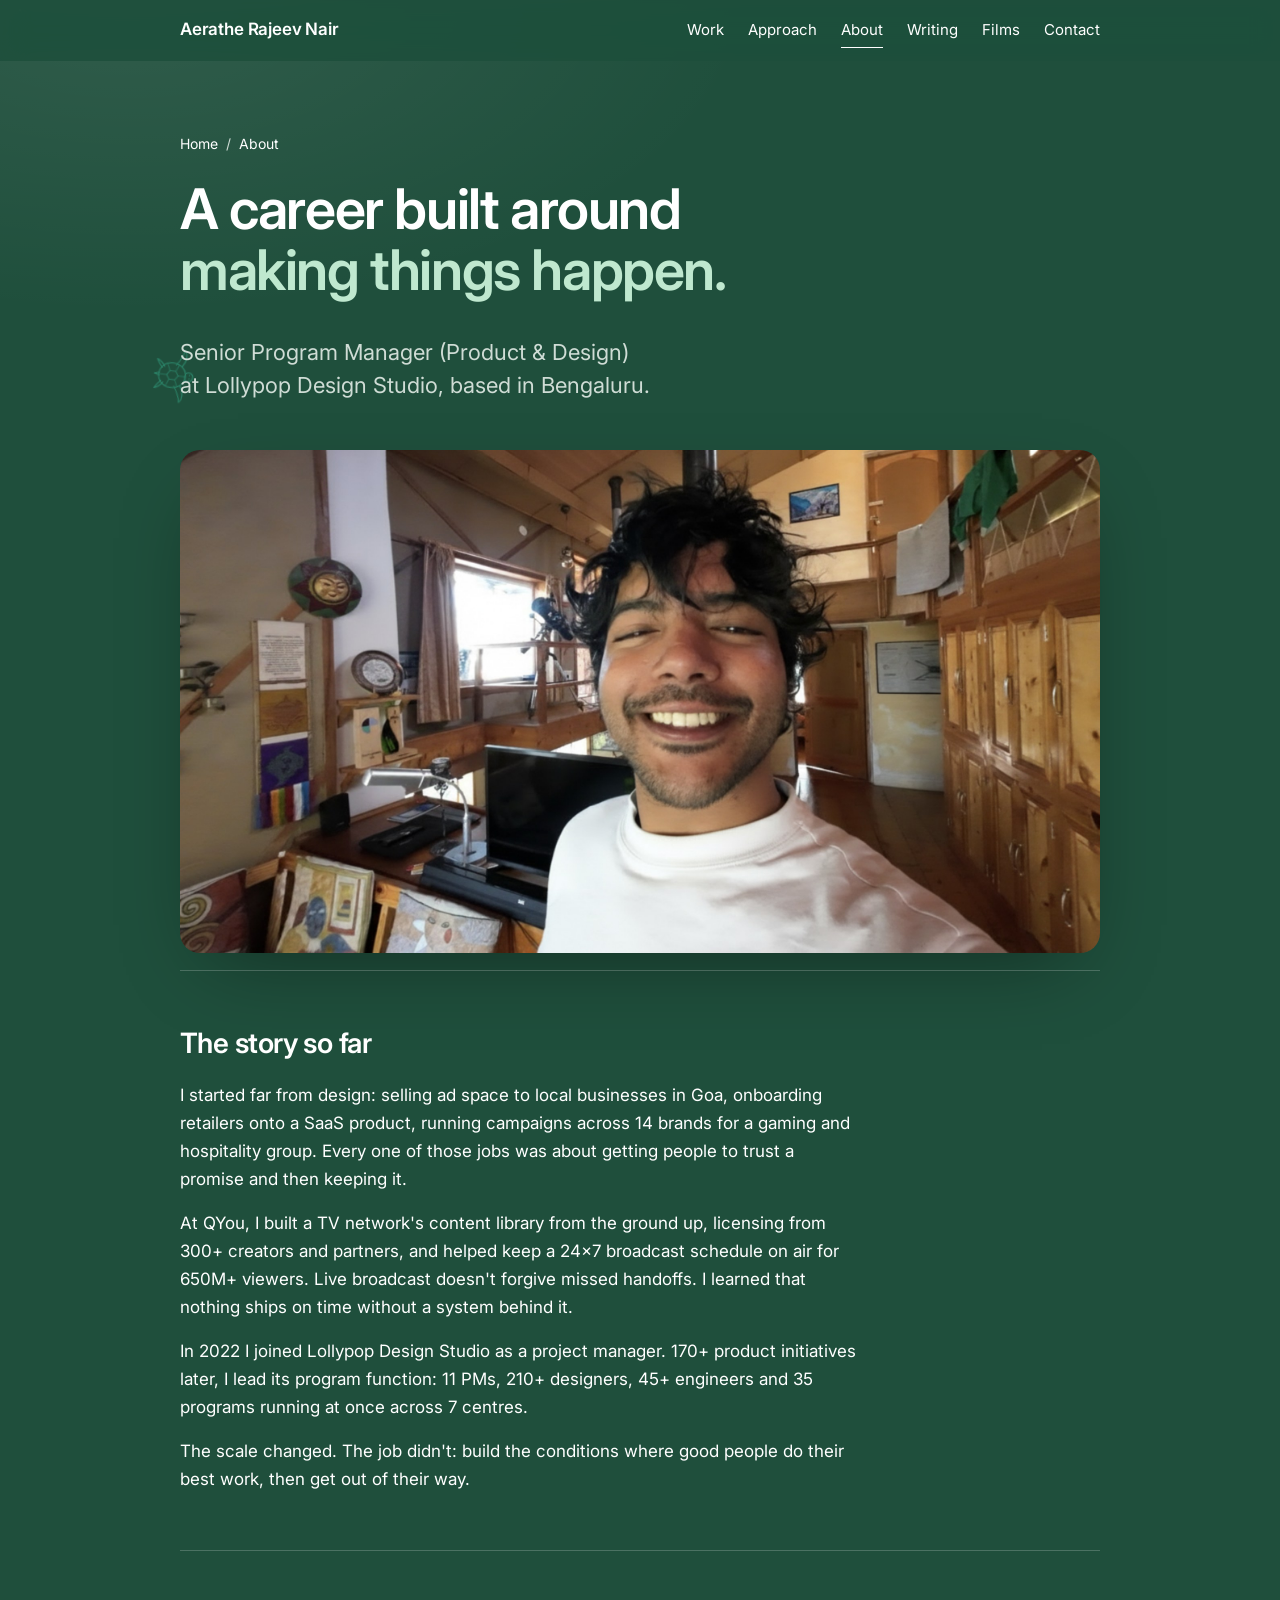
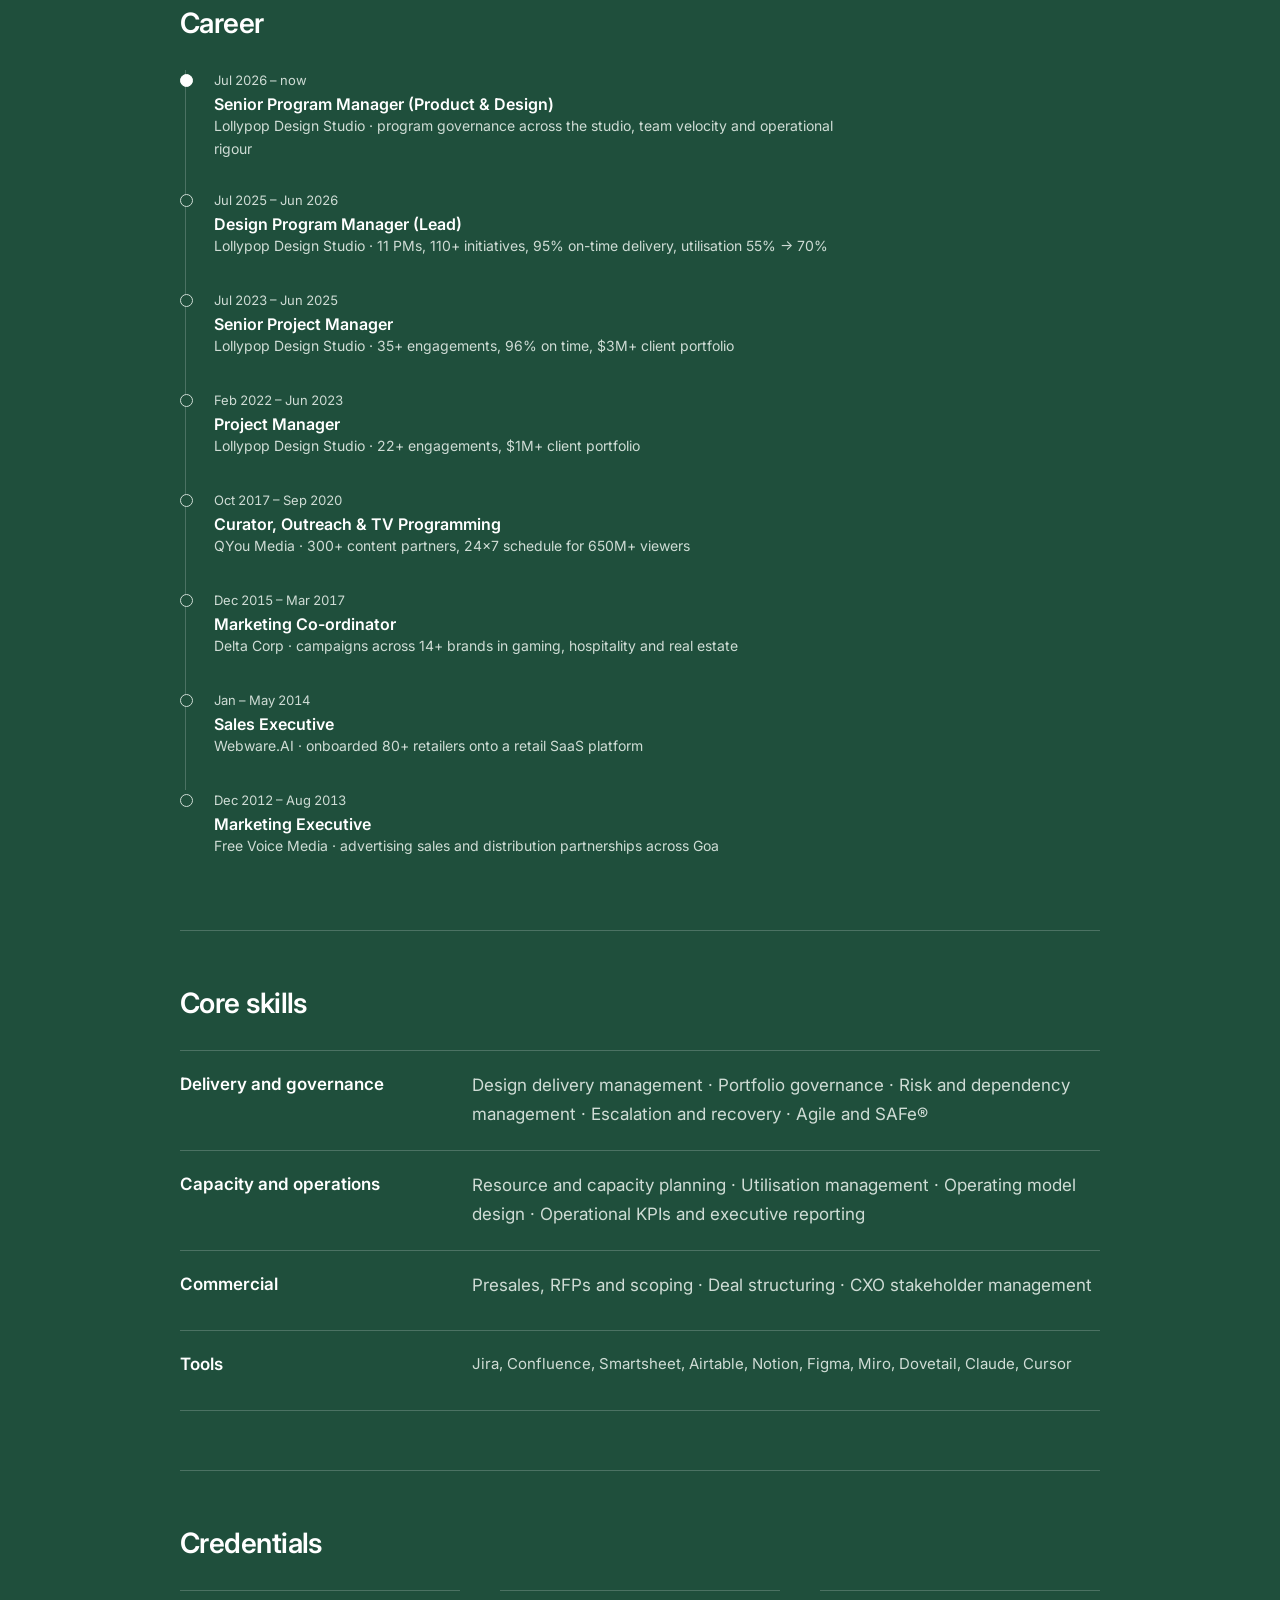
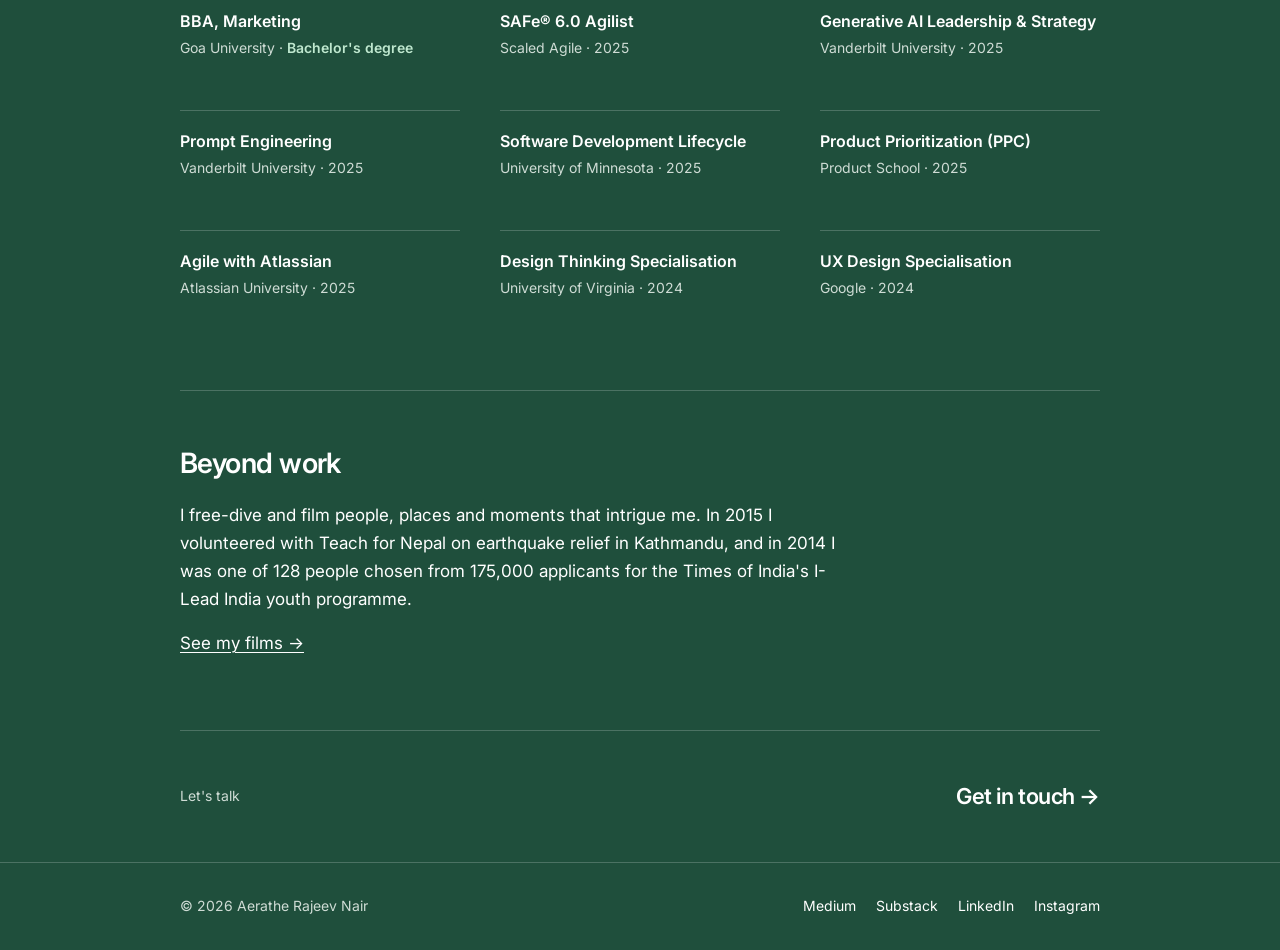
<file: about.html>
<!doctype html>
<html lang="en" class="theme-sage" data-theme="light">
<head>
<meta charset="utf-8">
<meta name="color-scheme" content="light">
<meta name="viewport" content="width=device-width, initial-scale=1, viewport-fit=cover">
<title>About · Aerathe Rajeev Nair</title>
<meta name="description" content="From media sales and broadcast operations to leading program management for a 210+ designer studio.">
<link rel="icon" href="favicon.svg" type="image/svg+xml">
<meta property="og:type" content="website">
<meta property="og:title" content="About · Aerathe Rajeev Nair">
<meta property="og:description" content="From media sales and broadcast operations to leading program management for a 210+ designer studio.">
<meta name="twitter:card" content="summary_large_image">
<meta property="og:image" content="https://www.aeratheportfolio.in/og-image.jpg">
<meta property="og:image:width" content="1200">
<meta property="og:image:height" content="630">
<meta property="og:image:alt" content="Aerathe Rajeev Nair, Senior Program Manager, Product &amp; Design">
<meta property="og:site_name" content="Aerathe Rajeev Nair">
<meta name="twitter:image" content="https://www.aeratheportfolio.in/og-image.jpg">
<link rel="preconnect" href="https://fonts.googleapis.com">
<link rel="preconnect" href="https://fonts.gstatic.com" crossorigin>
<link rel="stylesheet" href="https://fonts.googleapis.com/css2?family=Inter:wght@400;500;600&display=swap">
<link rel="stylesheet" href="style.css">
</head>
<body>
<a class="skip" href="#main">Skip to content</a>

<header class="site-header">
  <div class="wrap">
    <a class="brand" href="index.html">Aerathe Rajeev Nair</a>
    <button class="menu-btn" type="button" aria-expanded="false" aria-controls="site-nav"><span class="menu-icon" aria-hidden="true"></span><span class="sr-only">Menu</span></button>
    <nav class="nav" id="site-nav" aria-label="Main">
      <a href="index.html#work">Work</a>
      <a href="problems.html">Approach</a>
      <a href="about.html" aria-current="page">About</a>
      <a href="writing.html">Writing</a>
      <a href="index.html#films">Films</a>
      <a href="index.html#contact">Contact</a>
    </nav>
  </div>
  <div class="progress" aria-hidden="true"><span></span></div>
</header>

<main class="wrap" id="main">

  <div class="cs-hero">
    <nav class="crumbs" aria-label="Breadcrumb"><a href="index.html">Home</a><span aria-hidden="true">/</span><span aria-current="page">About</span></nav>
    <div class="about-hero">
      <div class="stack">
        <h1>A career built around <span class="accent">making things happen.</span></h1>
        <p class="lede">Senior Program Manager (Product &amp; Design)<br class="br-wide"> at Lollypop Design Studio, based in Bengaluru.</p>
      </div>
    </div>
  </div>

  <figure class="about-banner">
    <img src="img/about-banner.jpg" alt="Rajeev smiling, in a sunlit wooden room" width="2280" height="1246" fetchpriority="high">
  </figure>

  <div class="cs-section" id="story">
    <h2>The story so far</h2>
    <div class="read">
      <p>I started far from design: selling ad space to local businesses in Goa, onboarding retailers onto a SaaS product, running campaigns across 14 brands for a gaming and hospitality group. Every one of those jobs was about getting people to trust a promise and then keeping it.</p>
      <p>At QYou, I built a TV network's content library from the ground up, licensing from 300+ creators and partners, and helped keep a 24×7 broadcast schedule on air for 650M+ viewers. Live broadcast doesn't forgive missed handoffs. I learned that nothing ships on time without a system behind it.</p>
      <p>In 2022 I joined Lollypop Design Studio as a project manager. 170+ product initiatives later, I lead its program function: 11 PMs, 210+ designers, 45+ engineers and 35 programs running at once across 7 centres.</p>
      <p>The scale changed. The job didn't: build the conditions where good people do their best work, then get out of their way.</p>
    </div>
  </div>

  <div class="cs-section" id="career">
    <h2>Career</h2>
    <ol class="timeline timeline-wide">
      <li class="now"><span class="when">Jul 2026 – now</span><b>Senior Program Manager (Product &amp; Design)</b><span>Lollypop Design Studio · program governance across the studio, team velocity and operational rigour</span></li>
      <li><span class="when">Jul 2025 – Jun 2026</span><b>Design Program Manager (Lead)</b><span>Lollypop Design Studio · 11 PMs, 110+ initiatives, 95% on-time delivery, utilisation 55% → 70%</span></li>
      <li><span class="when">Jul 2023 – Jun 2025</span><b>Senior Project Manager</b><span>Lollypop Design Studio · 35+ engagements, 96% on time, $3M+ client portfolio</span></li>
      <li><span class="when">Feb 2022 – Jun 2023</span><b>Project Manager</b><span>Lollypop Design Studio · 22+ engagements, $1M+ client portfolio</span></li>
      <li><span class="when">Oct 2017 – Sep 2020</span><b>Curator, Outreach &amp; TV Programming</b><span>QYou Media · 300+ content partners, 24×7 schedule for 650M+ viewers</span></li>
      <li><span class="when">Dec 2015 – Mar 2017</span><b>Marketing Co-ordinator</b><span>Delta Corp · campaigns across 14+ brands in gaming, hospitality and real estate</span></li>
      <li><span class="when">Jan – May 2014</span><b>Sales Executive</b><span>Webware.AI · onboarded 80+ retailers onto a retail SaaS platform</span></li>
      <li><span class="when">Dec 2012 – Aug 2013</span><b>Marketing Executive</b><span>Free Voice Media · advertising sales and distribution partnerships across Goa</span></li>
    </ol>
  </div>

  <div class="cs-section" id="skills">
    <h2>Core skills</h2>
    <dl class="cap-list">
      <div><dt>Delivery and governance</dt><dd>Design delivery management · Portfolio governance · Risk and dependency management · Escalation and recovery · Agile and SAFe®</dd></div>
      <div><dt>Capacity and operations</dt><dd>Resource and capacity planning · Utilisation management · Operating model design · Operational KPIs and executive reporting</dd></div>
      <div><dt>Commercial</dt><dd>Presales, RFPs and scoping · Deal structuring · CXO stakeholder management</dd></div>
      <div class="cap-tools"><dt>Tools</dt><dd>Jira, Confluence, Smartsheet, Airtable, Notion, Figma, Miro, Dovetail, Claude, Cursor</dd></div>
    </dl>
  </div>

  <div class="cs-section" id="credentials">
    <h2>Credentials</h2>
    <ul class="cred-grid">
      <li class="cred-degree"><b>BBA, Marketing</b><span>Goa University · <em class="edu-tag">Bachelor's degree</em></span></li>
      <li><b>SAFe® 6.0 Agilist</b><span>Scaled Agile · 2025</span></li>
      <li><b>Generative AI Leadership &amp; Strategy</b><span>Vanderbilt University · 2025</span></li>
      <li><b>Prompt Engineering</b><span>Vanderbilt University · 2025</span></li>
      <li><b>Software Development Lifecycle</b><span>University of Minnesota · 2025</span></li>
      <li><b>Product Prioritization (PPC)</b><span>Product School · 2025</span></li>
      <li><b>Agile with Atlassian</b><span>Atlassian University · 2025</span></li>
      <li><b>Design Thinking Specialisation</b><span>University of Virginia · 2024</span></li>
      <li><b>UX Design Specialisation</b><span>Google · 2024</span></li>
    </ul>
  </div>

  <div class="cs-section" id="beyond">
    <h2>Beyond work</h2>
    <div class="read">
      <p>I free-dive and film people, places and moments that intrigue me. In 2015 I volunteered with Teach for Nepal on earthquake relief in Kathmandu, and in 2014 I was one of 128 people chosen from 175,000 applicants for the Times of India's I-Lead India youth programme.</p>
      <p><a href="index.html#films">See my films →</a></p>
    </div>
  </div>

  <a class="next" href="index.html#contact"><span>Let's talk</span><strong>Get in touch →</strong></a>

</main>

<footer>
  <div class="wrap">
    <span>© 2026 Aerathe Rajeev Nair</span>
    <span class="socials"><a href="https://aerathe.medium.com/" target="_blank" rel="noopener">Medium</a><a href="https://aerathe.substack.com/" target="_blank" rel="noopener">Substack</a><a href="https://www.linkedin.com/in/aeratherajeev/" target="_blank" rel="noopener">LinkedIn</a><a href="https://www.instagram.com/oceansaerathe/" target="_blank" rel="noopener">Instagram</a></span>
  </div>
</footer>
<script src="site.js" defer></script>
</body>
</html>
</file>
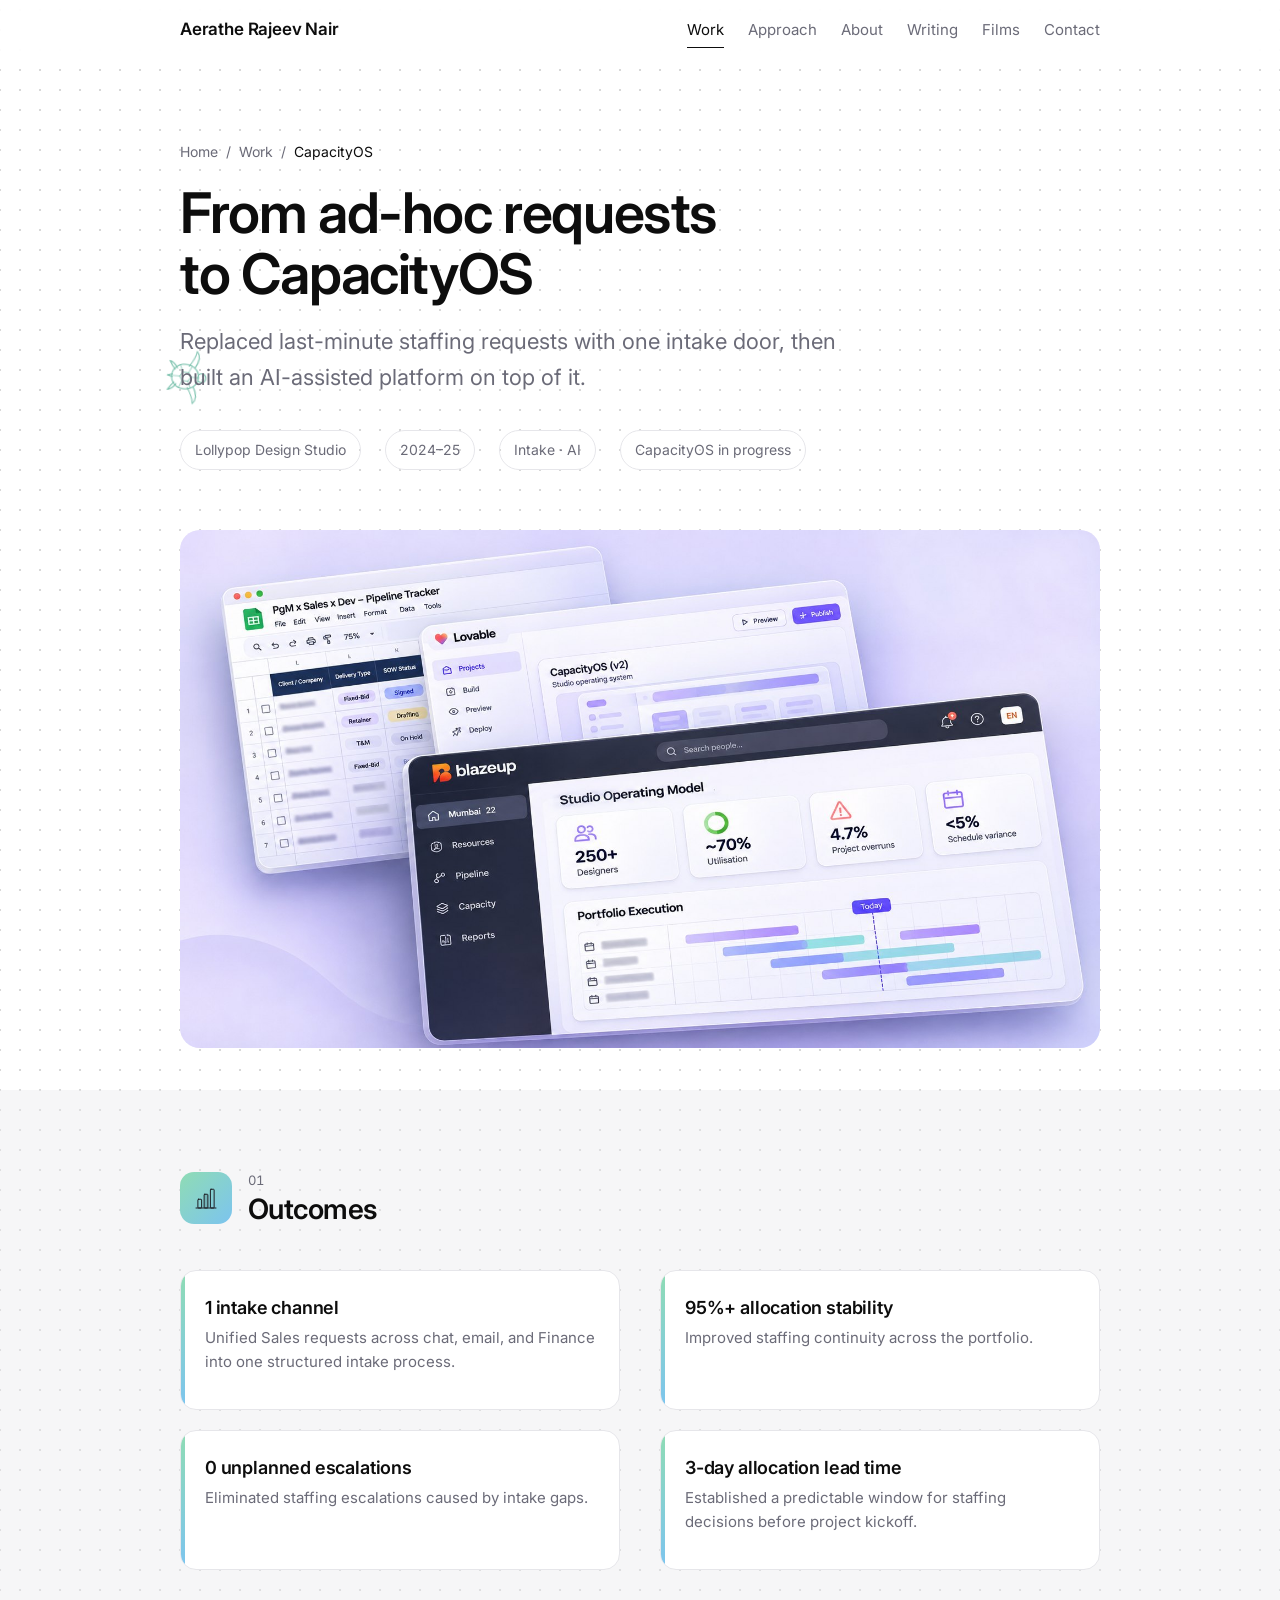
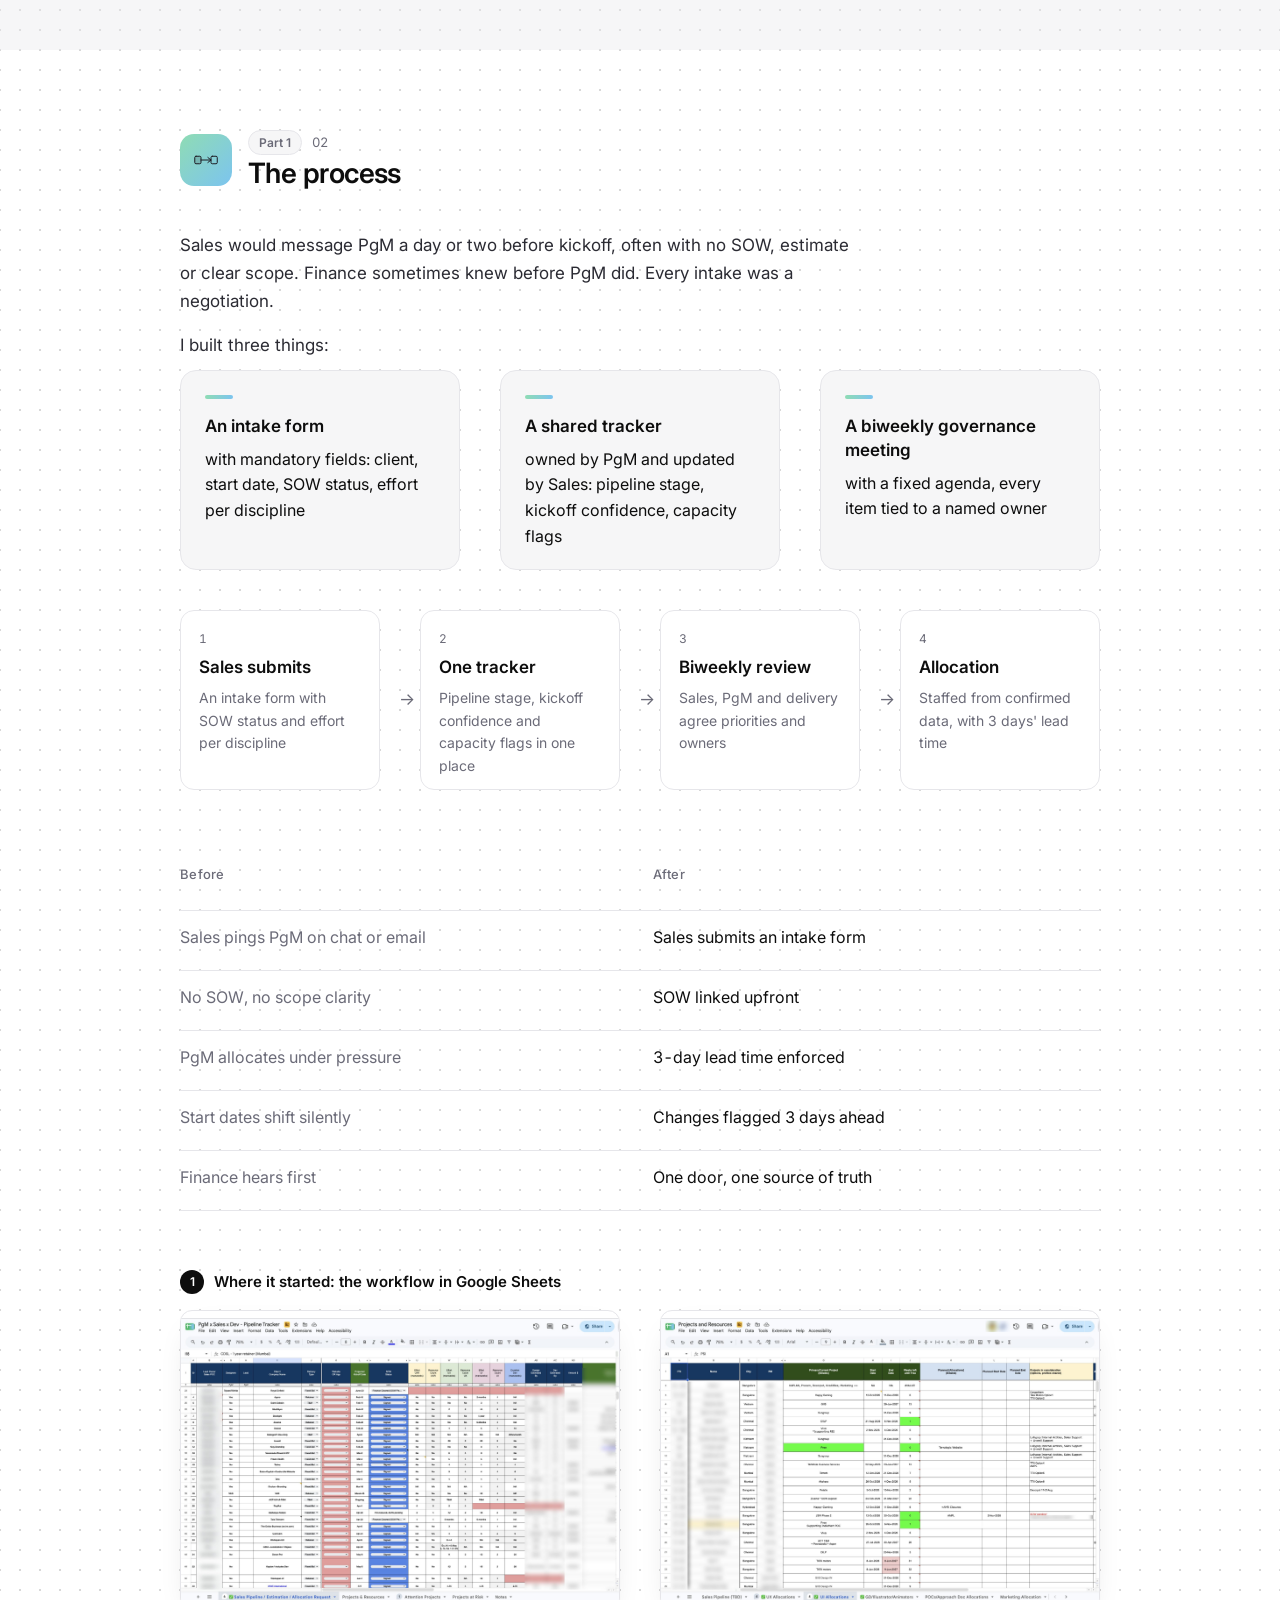
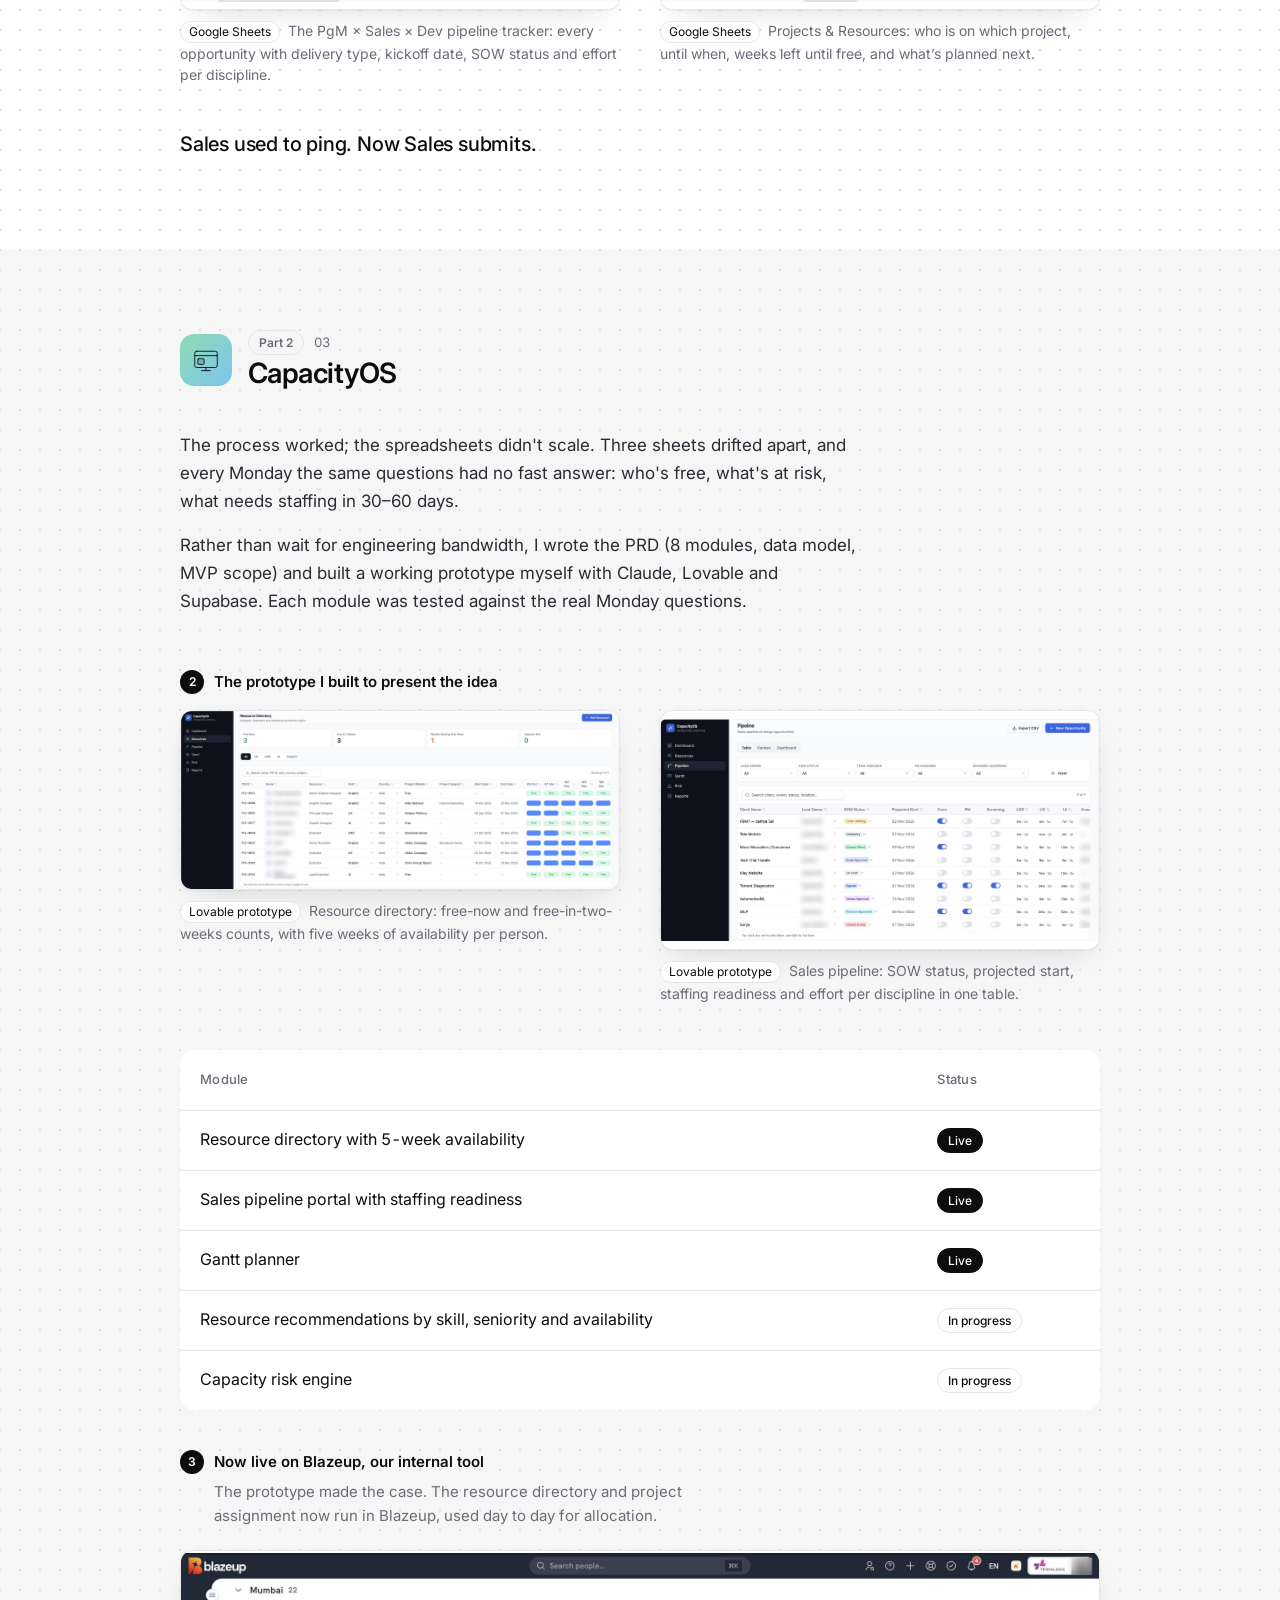
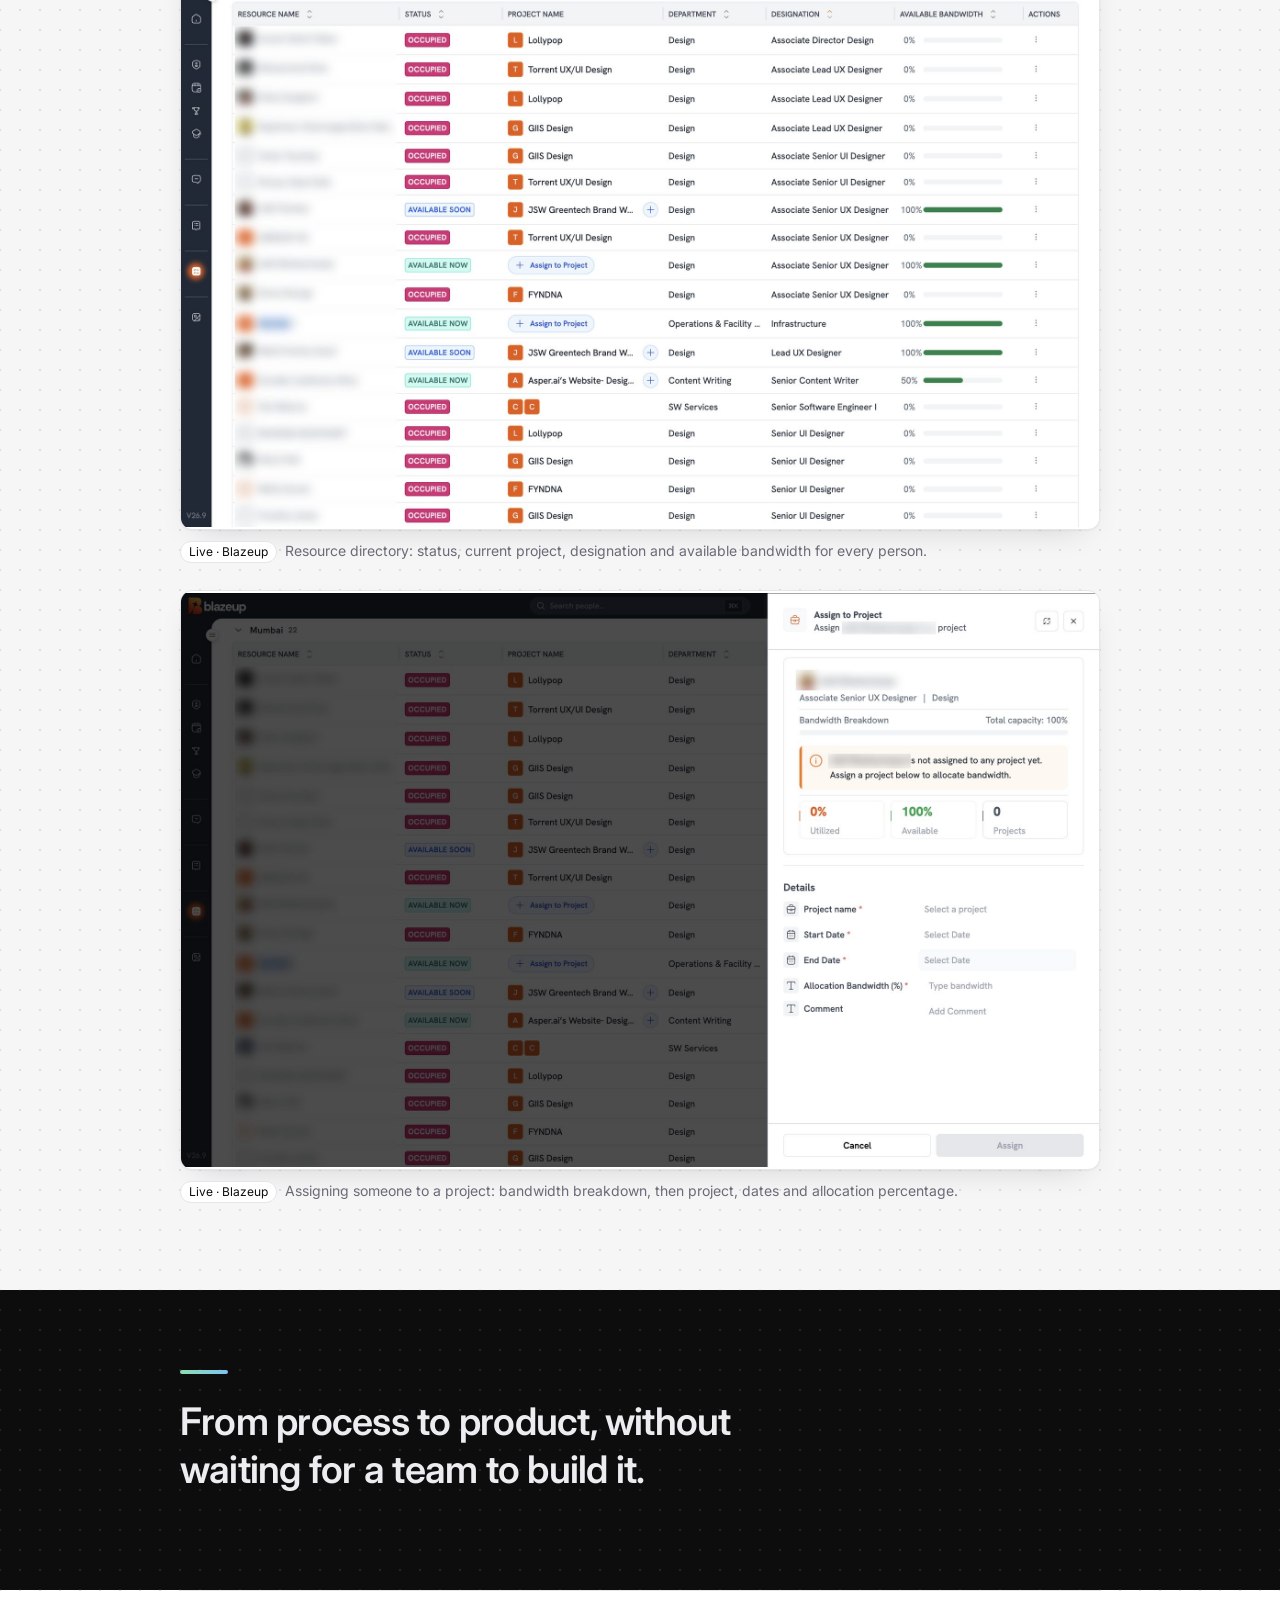
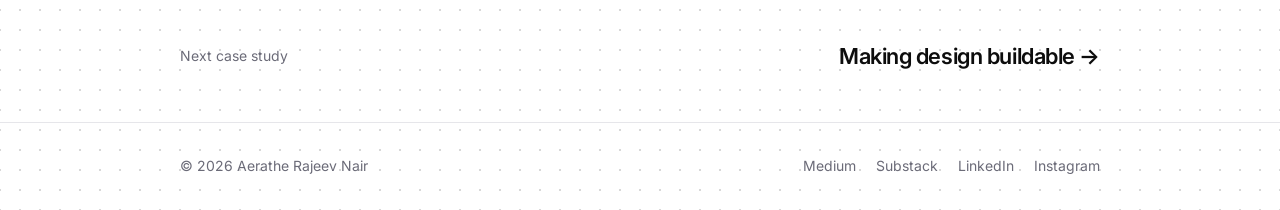
<file: capacityos.html>
<!doctype html>
<html lang="en" data-theme="light">
<head>
<meta charset="utf-8">
<meta name="color-scheme" content="light">
<meta name="viewport" content="width=device-width, initial-scale=1, viewport-fit=cover">
<title>From ad-hoc requests to CapacityOS · Aerathe Rajeev Nair</title>
<meta name="description" content="Program and portfolio leadership for design organisations.">
<link rel="icon" href="favicon.svg" type="image/svg+xml">
<meta property="og:type" content="website">
<meta property="og:title" content="From ad-hoc requests to CapacityOS · Aerathe Rajeev Nair">
<meta property="og:description" content="Program and portfolio leadership for design organisations.">
<meta name="twitter:card" content="summary_large_image">
<meta property="og:image" content="https://www.aeratheportfolio.in/og-image.jpg">
<meta property="og:image:width" content="1200">
<meta property="og:image:height" content="630">
<meta property="og:image:alt" content="Aerathe Rajeev Nair, Senior Program Manager, Product &amp; Design">
<meta property="og:site_name" content="Aerathe Rajeev Nair">
<meta name="twitter:image" content="https://www.aeratheportfolio.in/og-image.jpg">
<link rel="preconnect" href="https://fonts.googleapis.com">
<link rel="preconnect" href="https://fonts.gstatic.com" crossorigin>
<link rel="stylesheet" href="https://fonts.googleapis.com/css2?family=Inter:wght@400;500;600&display=swap">
<link rel="stylesheet" href="style.css">
</head>
<body class="page-case" style="--c1:#8fdcb4;--c2:#55b9a7;--c3:#7cc4ef;--hl:#effaf3">
<a class="skip" href="#main">Skip to content</a>

<header class="site-header">
  <div class="wrap">
    <a class="brand" href="index.html">Aerathe Rajeev Nair</a>
    <button class="menu-btn" type="button" aria-expanded="false" aria-controls="site-nav"><span class="menu-icon" aria-hidden="true"></span><span class="sr-only">Menu</span></button>
    <nav class="nav" id="site-nav" aria-label="Main">
      <a href="index.html#work" aria-current="page">Work</a>
      <a href="problems.html">Approach</a>
      <a href="about.html">About</a>
      <a href="writing.html">Writing</a>
      <a href="index.html#films">Films</a>
      <a href="index.html#contact">Contact</a>
    </nav>
  </div>
  <div class="progress" aria-hidden="true"><span></span></div>
</header>

<main class="wrap" id="main">

  <div class="cs-hero">
    <nav class="crumbs" aria-label="Breadcrumb"><a href="index.html">Home</a><span aria-hidden="true">/</span><a href="index.html#work">Work</a><span aria-hidden="true">/</span><span aria-current="page">CapacityOS</span></nav>
    <h1>From ad-hoc requests to CapacityOS</h1>
    <p class="lede">Replaced last-minute staffing requests with one intake door, then built an AI-assisted platform on top of it.</p>
    <div class="cs-meta"><span>Lollypop Design Studio</span><span>2024–25</span><span>Intake · AI</span><span>CapacityOS in progress</span></div>
  </div>

  <figure class="cover" data-label="CapacityOS resource directory or pipeline view (with anonymised names)"><img src="img/cover-capacityos.jpg" alt="CapacityOS"></figure>

  <div class="cs-section band band-soft">
    <div class="sec-head"><span class="sec-ill"><svg viewBox="0 0 48 48" aria-hidden="true"><g fill="none" stroke="currentColor" stroke-width="1.6" stroke-linecap="round" stroke-linejoin="round"><path d="M8 40h32"/><rect x="11" y="26" width="6" height="14" rx="1"/><rect x="21" y="18" width="6" height="22" rx="1" class="f"/><rect x="31" y="10" width="6" height="30" rx="1"/></g></svg></span><div><span class="sec-n">01</span><h2>Outcomes</h2></div></div>
    <div class="stats">
      <div><strong>1 intake channel</strong><span>Unified Sales requests across chat, email, and Finance into one structured intake process.</span></div>
      <div><strong>95%+ allocation stability</strong><span>Improved staffing continuity across the portfolio.</span></div>
      <div><strong>0 unplanned escalations</strong><span>Eliminated staffing escalations caused by intake gaps.</span></div>
      <div><strong>3-day allocation lead time</strong><span>Established a predictable window for staffing decisions before project kickoff.</span></div>
    </div>
  </div>

  <div class="cs-section">
    <div class="sec-head"><span class="sec-ill"><svg viewBox="0 0 48 48" aria-hidden="true"><g fill="none" stroke="currentColor" stroke-width="1.6" stroke-linecap="round" stroke-linejoin="round"><rect x="6" y="18" width="10" height="12" rx="2" class="f"/><rect x="32" y="18" width="10" height="12" rx="2"/><path d="M16 24h16M27 20l5 4-5 4"/></g></svg></span><div><p class="sec-part">Part 1</p>
    <span class="sec-n">02</span><h2>The process</h2></div></div>
    <div class="read">
      <p>Sales would message PgM a day or two before kickoff, often with no SOW, estimate or clear scope. Finance sometimes knew before PgM did. Every intake was a negotiation.</p>
      <p>I built three things:</p>
      <ul class="lead-cards">
        <li><strong>An intake form</strong> with mandatory fields: client, start date, SOW status, effort per discipline</li>
        <li><strong>A shared tracker</strong> owned by PgM and updated by Sales: pipeline stage, kickoff confidence, capacity flags</li>
        <li><strong>A biweekly governance meeting</strong> with a fixed agenda, every item tied to a named owner</li>
      </ul>
    </div>
    <ol class="flowline" aria-label="How intake works now">
      <li><b>Sales submits</b><span>An intake form with SOW status and effort per discipline</span></li>
      <li><b>One tracker</b><span>Pipeline stage, kickoff confidence and capacity flags in one place</span></li>
      <li><b>Biweekly review</b><span>Sales, PgM and delivery agree priorities and owners</span></li>
      <li><b>Allocation</b><span>Staffed from confirmed data, with 3 days' lead time</span></li>
    </ol>
    <div class="table-scroll" style="margin-top:32px">
      <table>
        <thead><tr><th>Before</th><th>After</th></tr></thead>
        <tbody>
          <tr><td class="muted">Sales pings PgM on chat or email</td><td>Sales submits an intake form</td></tr>
          <tr><td class="muted">No SOW, no scope clarity</td><td>SOW linked upfront</td></tr>
          <tr><td class="muted">PgM allocates under pressure</td><td>3-day lead time enforced</td></tr>
          <tr><td class="muted">Start dates shift silently</td><td>Changes flagged 3 days ahead</td></tr>
          <tr><td class="muted">Finance hears first</td><td>One door, one source of truth</td></tr>
        </tbody>
      </table>
    </div>
    <div class="shots">
      <p class="shots-head"><span class="shot-step">1</span>Where it started: the workflow in Google Sheets</p>
      <div class="shots-grid">
      <figure class="shot">
        <button class="shot-zoom" type="button" data-full="img/capacityos/sheet-pipeline.jpg" aria-label="Enlarge: PgM x Sales x Dev pipeline tracker in Google Sheets"><img src="img/capacityos/sheet-pipeline.jpg" alt="PgM x Sales x Dev pipeline tracker in Google Sheets" width="2000" height="1295" loading="lazy" decoding="async"></button>
        <figcaption><span class="shot-stage">Google Sheets</span>The PgM × Sales × Dev pipeline tracker: every opportunity with delivery type, kickoff date, SOW status and effort per discipline.</figcaption>
      </figure>
      <figure class="shot">
        <button class="shot-zoom" type="button" data-full="img/capacityos/sheet-allocations.jpg" aria-label="Enlarge: Projects and Resources allocation sheet in Google Sheets"><img src="img/capacityos/sheet-allocations.jpg" alt="Projects and Resources allocation sheet in Google Sheets" width="2000" height="1295" loading="lazy" decoding="async"></button>
        <figcaption><span class="shot-stage">Google Sheets</span>Projects &amp; Resources: who is on which project, until when, weeks left until free, and what&rsquo;s planned next.</figcaption>
      </figure>
      </div>
    </div>
    <p class="closing" style="margin-top:40px">Sales used to ping. Now Sales submits.</p>
  </div>

  <div class="cs-section band band-soft">
    <div class="sec-head"><span class="sec-ill"><svg viewBox="0 0 48 48" aria-hidden="true"><g fill="none" stroke="currentColor" stroke-width="1.6" stroke-linecap="round" stroke-linejoin="round"><rect x="6" y="10" width="36" height="26" rx="3"/><path d="M6 17h36M17 41h14M24 36v5"/><rect x="11" y="22" width="10" height="9" rx="1" class="f"/></g></svg></span><div><p class="sec-part">Part 2</p>
    <span class="sec-n">03</span><h2>CapacityOS</h2></div></div>
    <div class="read">
      <p>The process worked; the spreadsheets didn't scale. Three sheets drifted apart, and every Monday the same questions had no fast answer: who's free, what's at risk, what needs staffing in 30–60 days.</p>
      <p>Rather than wait for engineering bandwidth, I wrote the PRD (8 modules, data model, MVP scope) and built a working prototype myself with Claude, Lovable and Supabase. Each module was tested against the real Monday questions.</p>
    </div>
    <div class="shots">
      <p class="shots-head"><span class="shot-step">2</span>The prototype I built to present the idea</p>
      <div class="shots-grid">
      <figure class="shot">
        <button class="shot-zoom" type="button" data-full="img/capacityos/prototype-resources.jpg" aria-label="Enlarge: CapacityOS prototype resource directory with five-week availability"><img src="img/capacityos/prototype-resources.jpg" alt="CapacityOS prototype resource directory with five-week availability" width="2000" height="812" loading="lazy" decoding="async"></button>
        <figcaption><span class="shot-stage">Lovable prototype</span>Resource directory: free-now and free-in-two-weeks counts, with five weeks of availability per person.</figcaption>
      </figure>
      <figure class="shot">
        <button class="shot-zoom" type="button" data-full="img/capacityos/prototype-pipeline.jpg" aria-label="Enlarge: CapacityOS prototype sales pipeline table"><img src="img/capacityos/prototype-pipeline.jpg" alt="CapacityOS prototype sales pipeline table" width="2000" height="1014" loading="lazy" decoding="async"></button>
        <figcaption><span class="shot-stage">Lovable prototype</span>Sales pipeline: SOW status, projected start, staffing readiness and effort per discipline in one table.</figcaption>
      </figure>
      </div>
    </div>
    <div class="table-scroll" style="margin-top:32px">
      <table>
        <thead><tr><th>Module</th><th>Status</th></tr></thead>
        <tbody>
          <tr><td>Resource directory with 5-week availability</td><td><span class="status live">Live</span></td></tr>
          <tr><td>Sales pipeline portal with staffing readiness</td><td><span class="status live">Live</span></td></tr>
          <tr><td>Gantt planner</td><td><span class="status live">Live</span></td></tr>
          <tr><td>Resource recommendations by skill, seniority and availability</td><td><span class="status">In progress</span></td></tr>
          <tr><td>Capacity risk engine</td><td><span class="status">In progress</span></td></tr>
        </tbody>
      </table>
    </div>
    <div class="shots">
      <p class="shots-head"><span class="shot-step">3</span>Now live on Blazeup, our internal tool</p>
      <p class="shots-note">The prototype made the case. The resource directory and project assignment now run in Blazeup, used day to day for allocation.</p>
      <div class="shots-grid shots-stack">
      <figure class="shot">
        <button class="shot-zoom" type="button" data-full="img/capacityos/blazeup-directory.jpg" aria-label="Enlarge: Resource directory live in Blazeup with status, project, designation and available bandwidth"><img src="img/capacityos/blazeup-directory.jpg" alt="Resource directory live in Blazeup with status, project, designation and available bandwidth" width="2000" height="1250" loading="lazy" decoding="async"></button>
        <figcaption><span class="shot-stage">Live · Blazeup</span>Resource directory: status, current project, designation and available bandwidth for every person.</figcaption>
      </figure>
      <figure class="shot">
        <button class="shot-zoom" type="button" data-full="img/capacityos/blazeup-assign.jpg" aria-label="Enlarge: Assign to Project panel in Blazeup showing bandwidth breakdown"><img src="img/capacityos/blazeup-assign.jpg" alt="Assign to Project panel in Blazeup showing bandwidth breakdown" width="2000" height="1250" loading="lazy" decoding="async"></button>
        <figcaption><span class="shot-stage">Live · Blazeup</span>Assigning someone to a project: bandwidth breakdown, then project, dates and allocation percentage.</figcaption>
      </figure>
      </div>
    </div>
  </div>

  <div class="cs-section band band-dark case-closing">
    <p class="closing">From process to product, without waiting for a team to build it.</p>
  </div>

  <a class="next" href="gates.html"><span>Next case study</span><strong>Making design buildable →</strong></a>

  <dialog class="shot-lightbox" aria-label="Enlarged screenshot"><button class="shot-close" type="button" aria-label="Close">&times;</button><img alt=""></dialog>
</main>

<footer>
  <div class="wrap">
    <span>© 2026 Aerathe Rajeev Nair</span>
    <span class="socials"><a href="https://aerathe.medium.com/" target="_blank" rel="noopener">Medium</a><a href="https://aerathe.substack.com/" target="_blank" rel="noopener">Substack</a><a href="https://www.linkedin.com/in/aeratherajeev/" target="_blank" rel="noopener">LinkedIn</a><a href="https://www.instagram.com/oceansaerathe/" target="_blank" rel="noopener">Instagram</a></span>
  </div>
</footer>
<script src="site.js" defer></script>
</body>
</html>
</file>
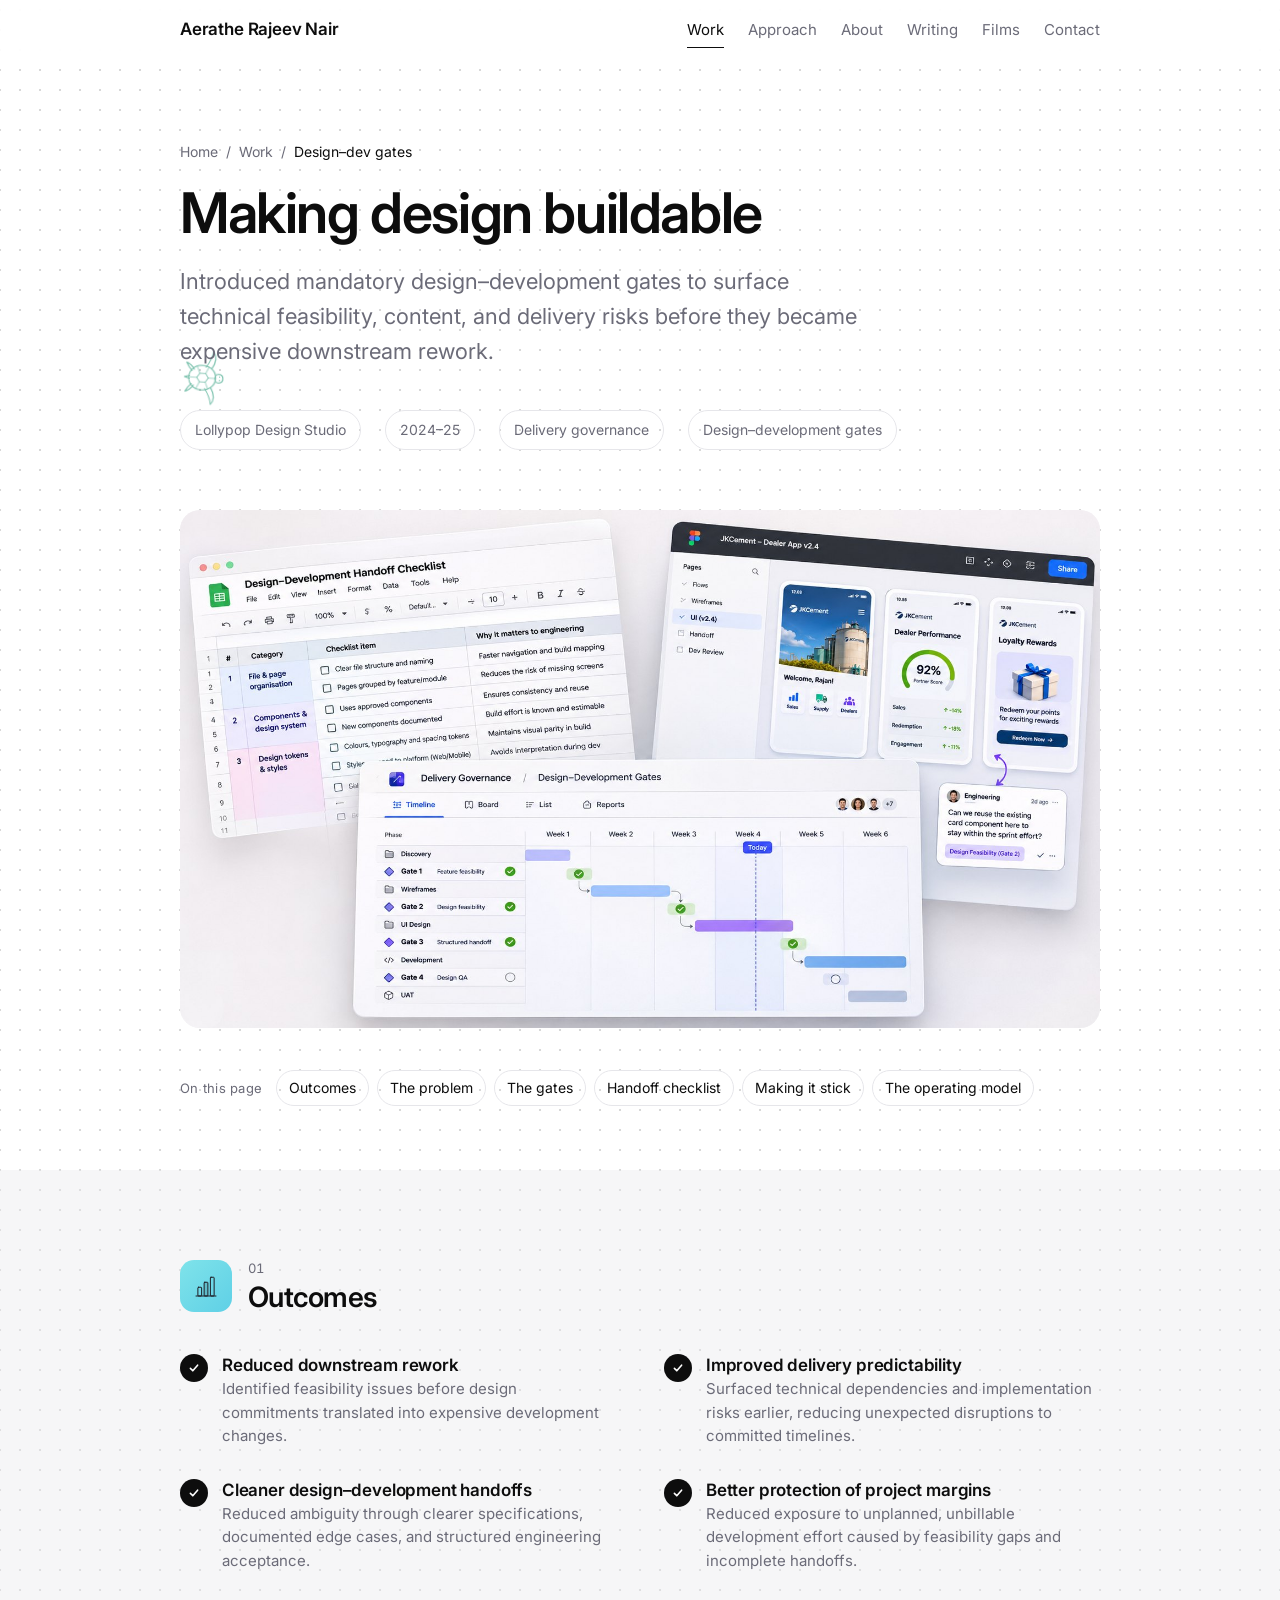
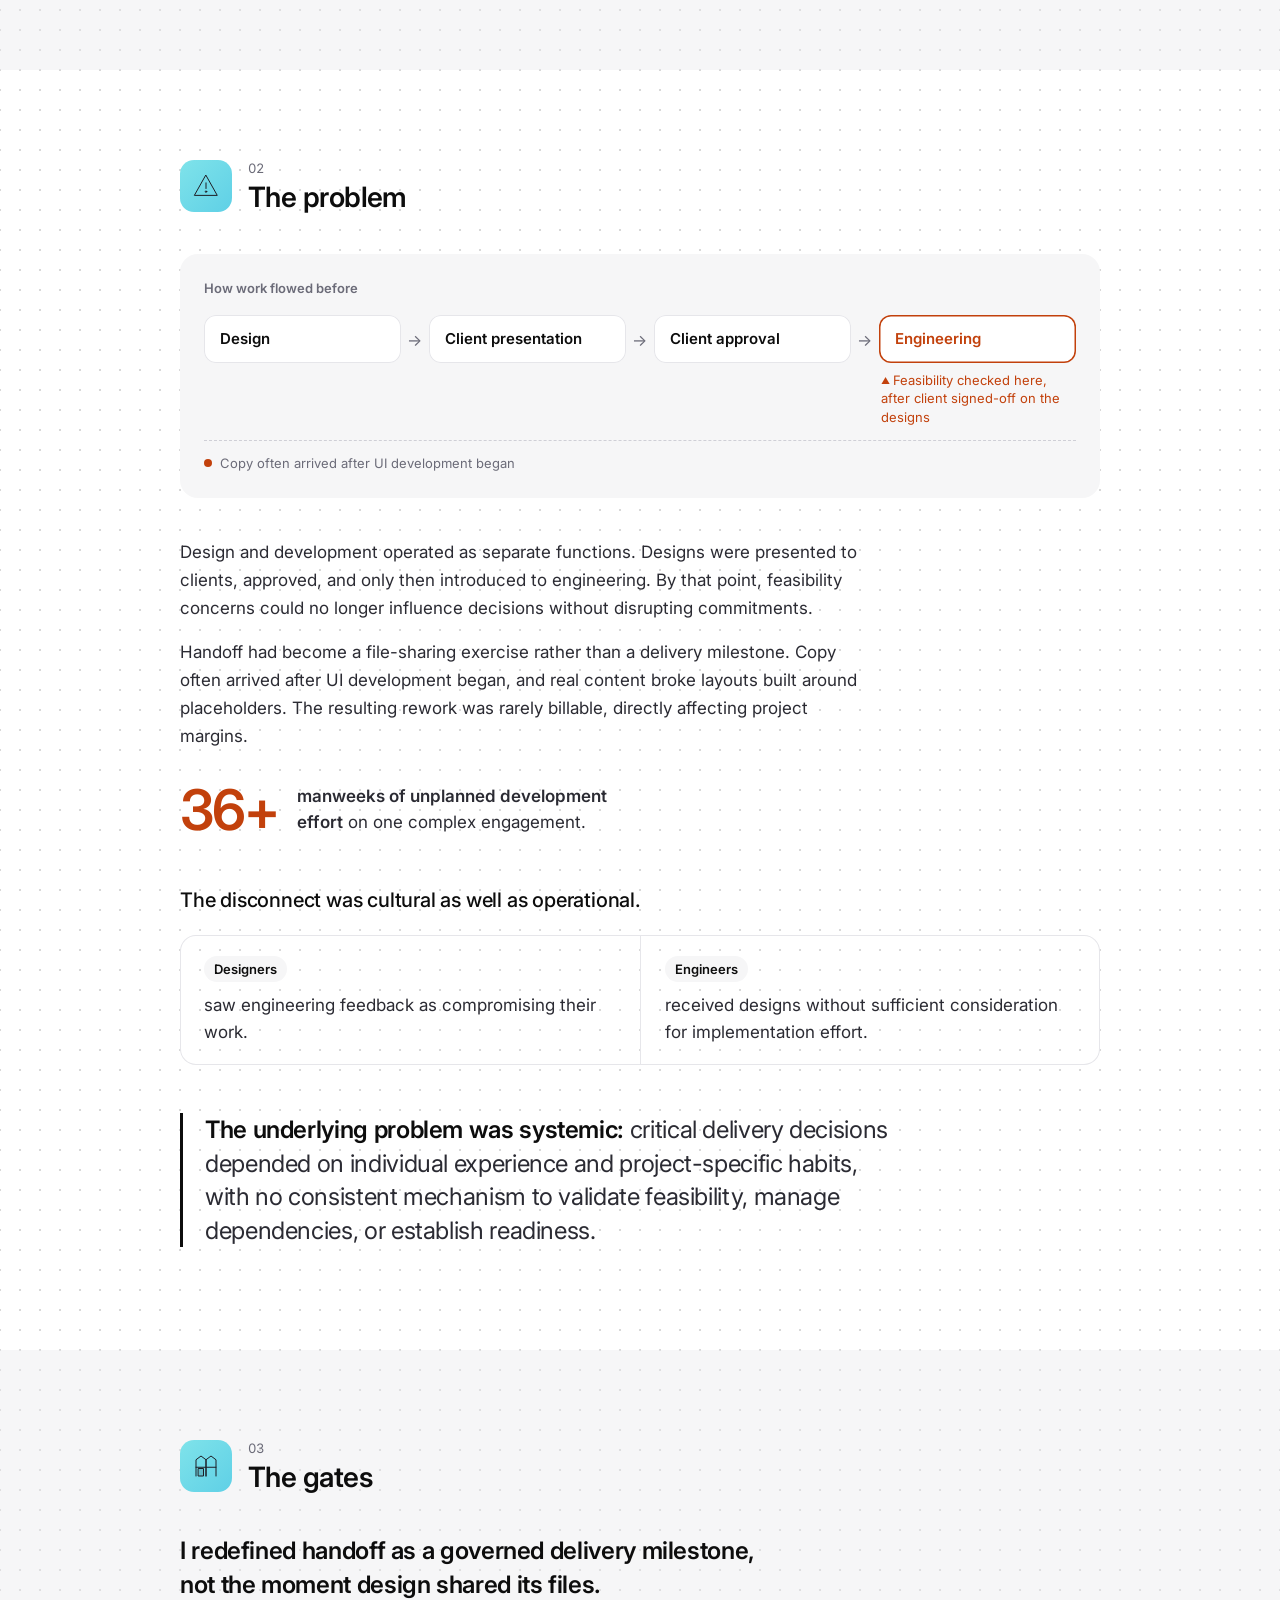
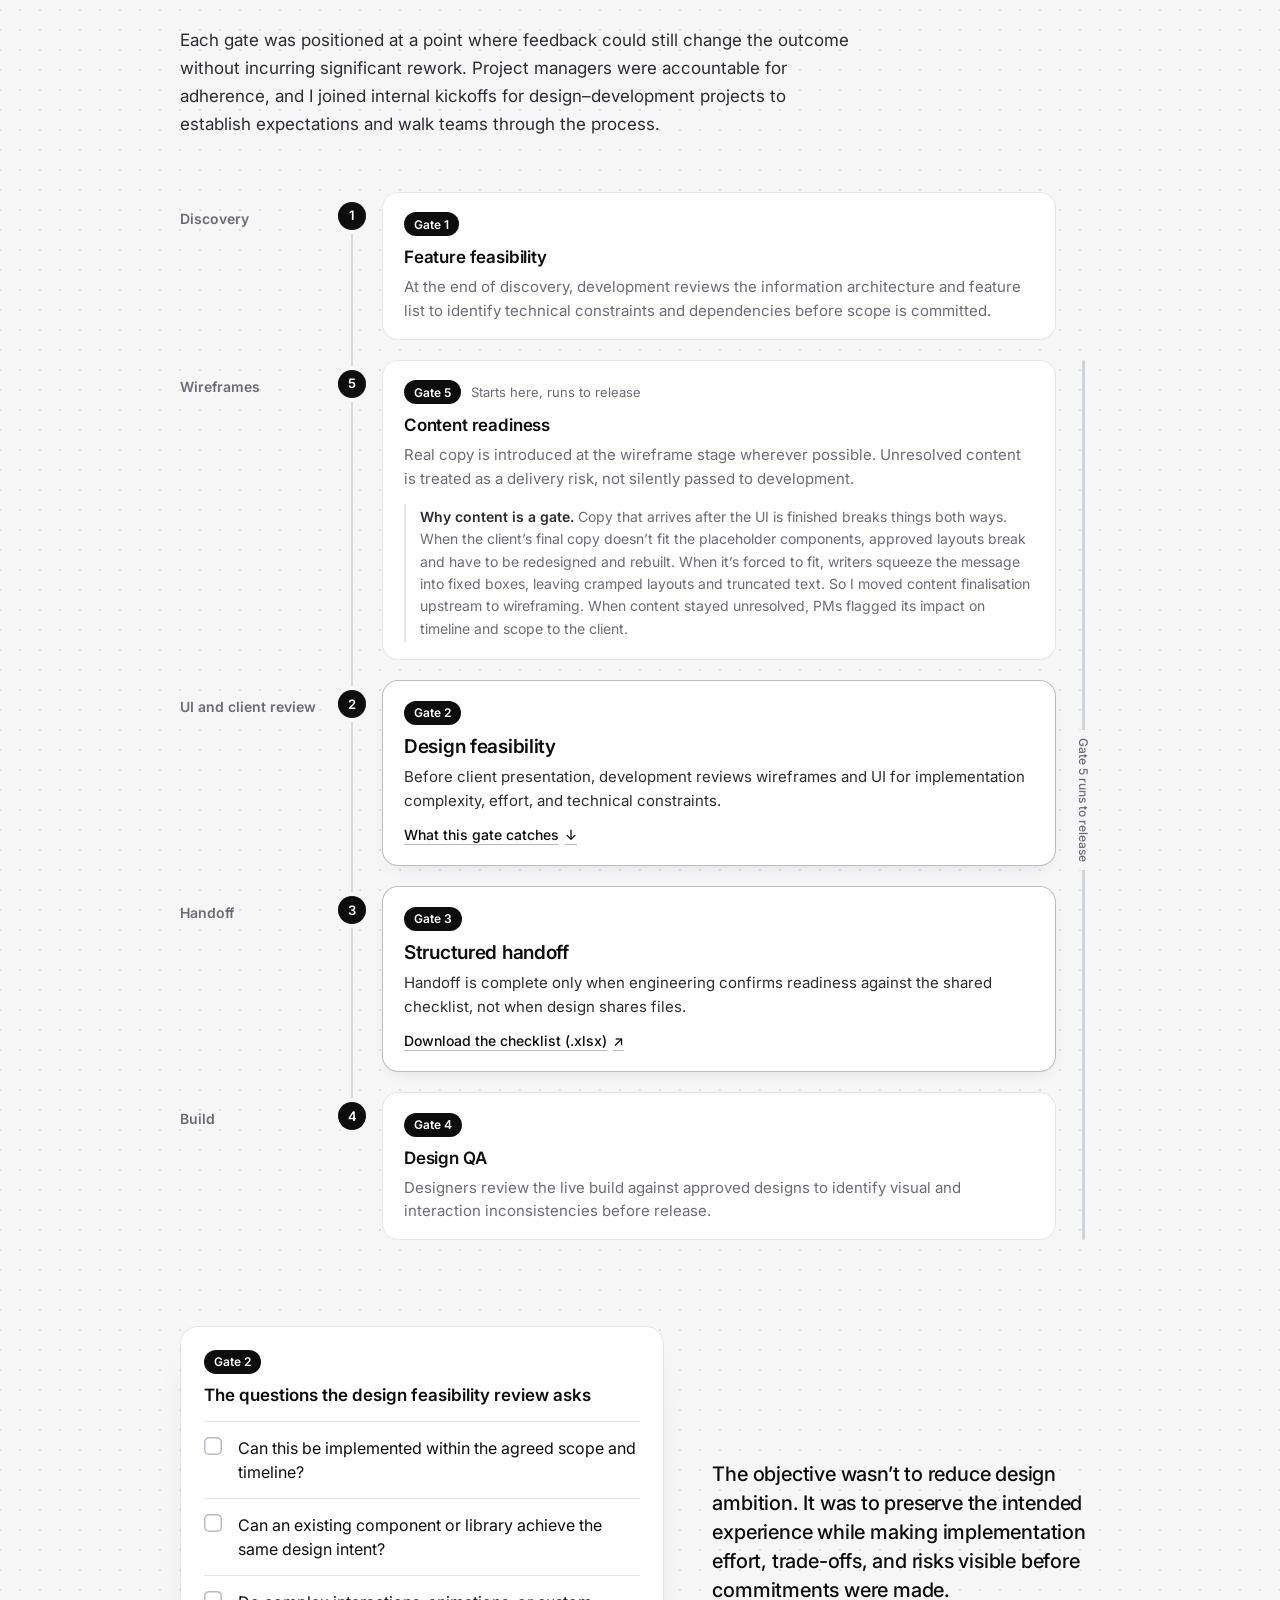
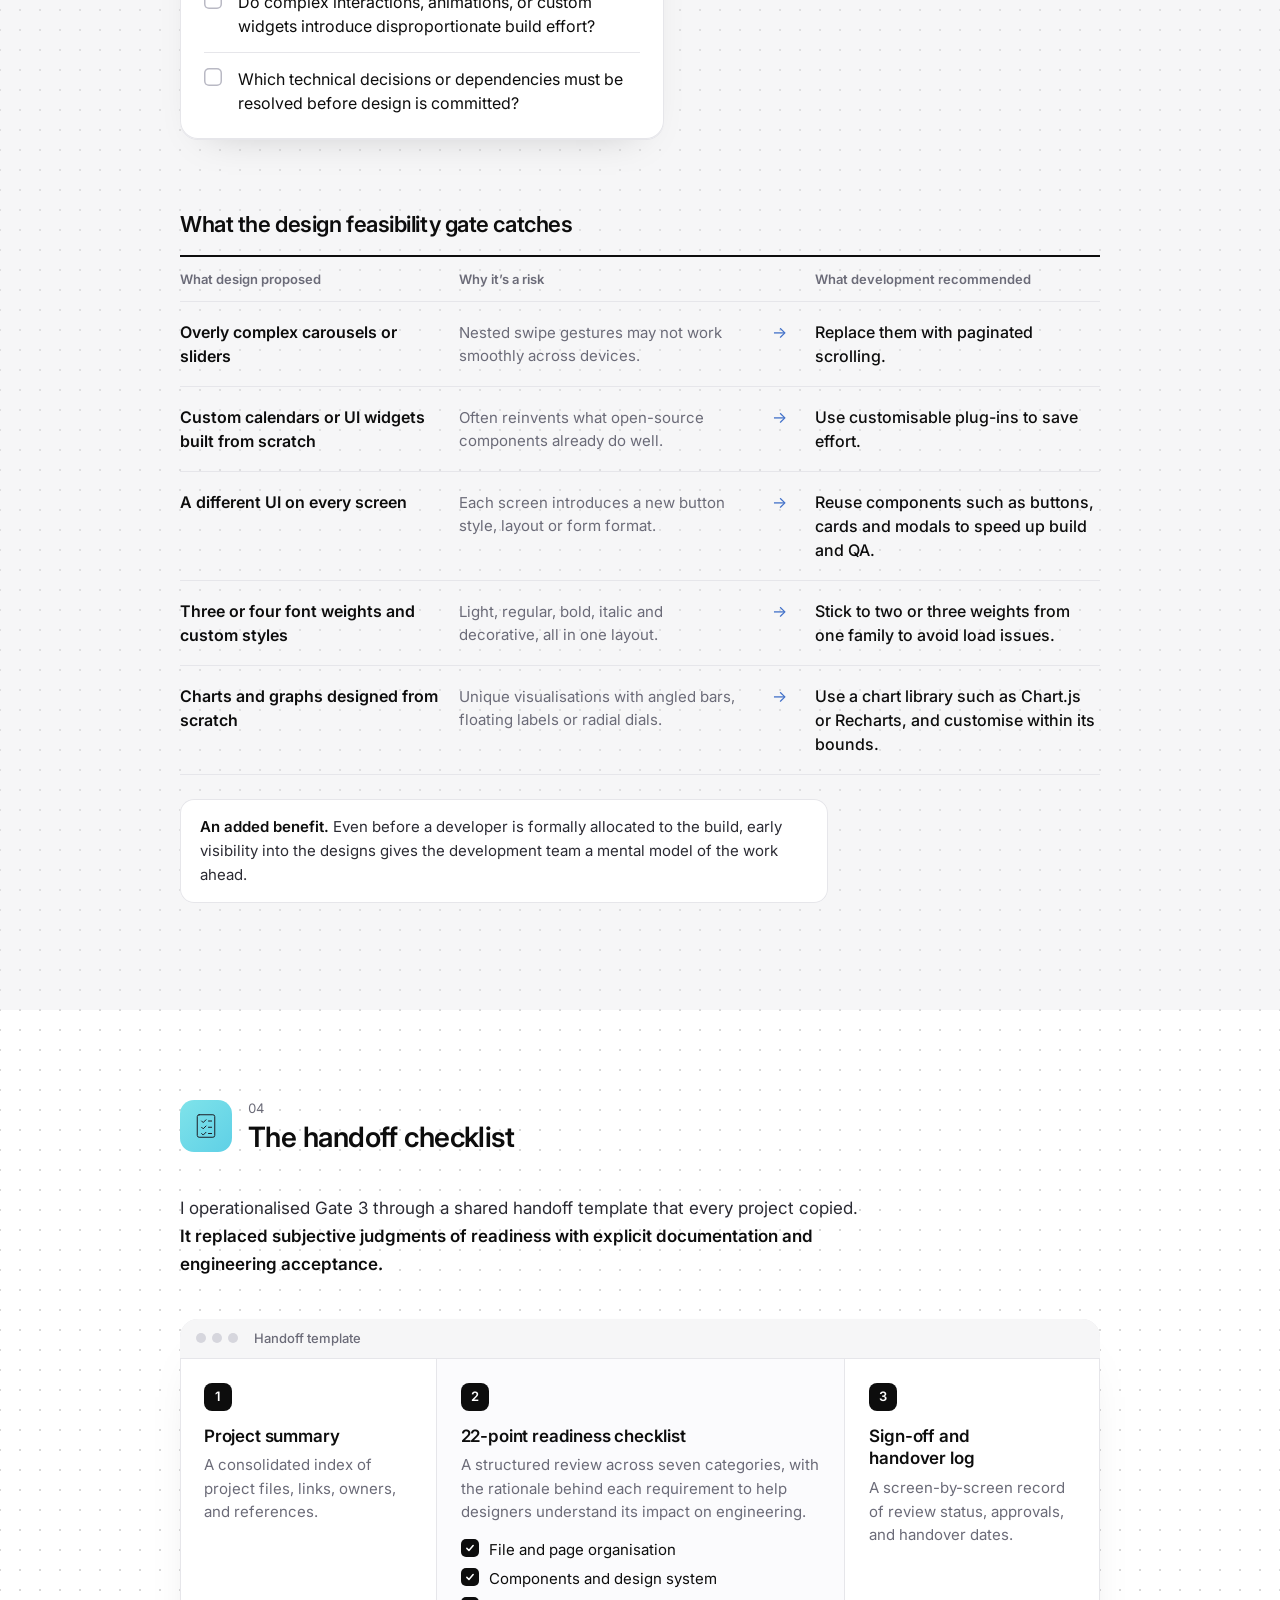
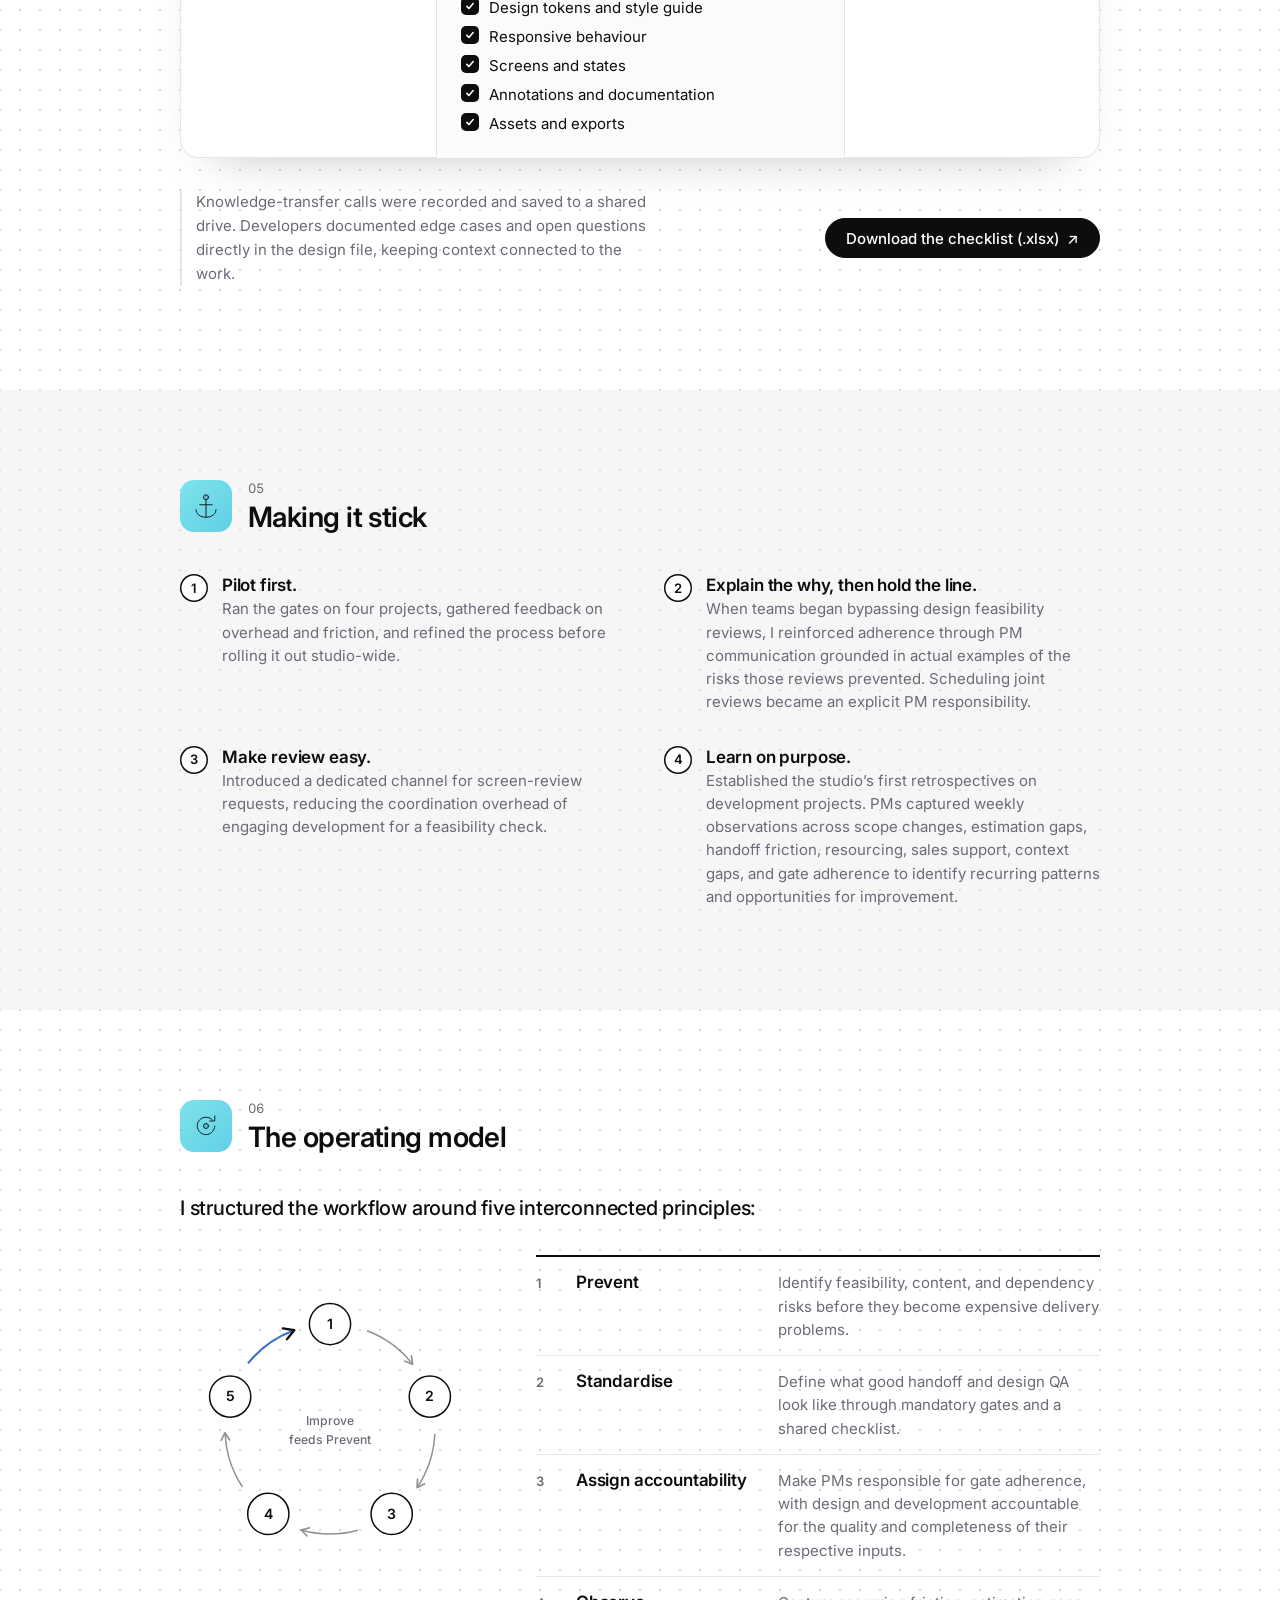
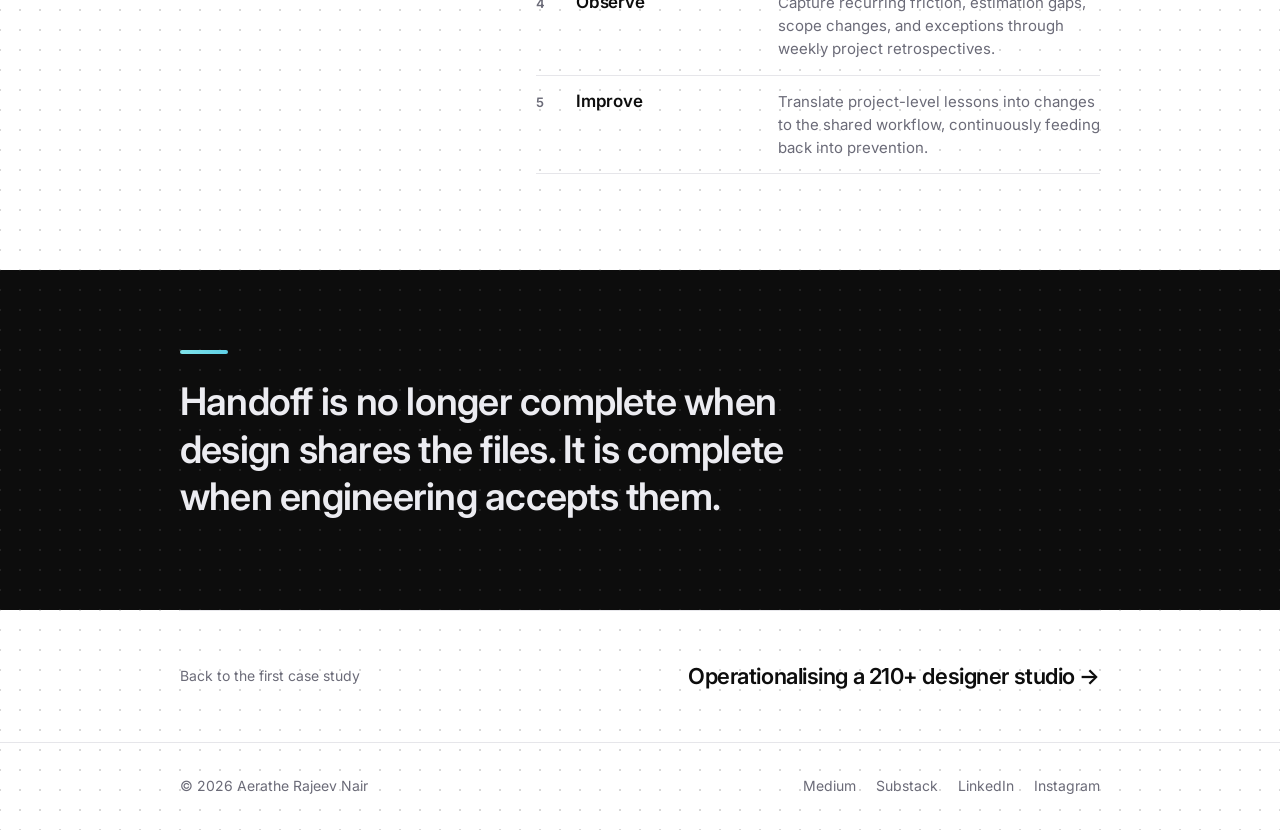
<file: gates.html>
<!doctype html>
<html lang="en" data-theme="light">
<head>
<meta charset="utf-8">
<meta name="color-scheme" content="light">
<meta name="viewport" content="width=device-width, initial-scale=1, viewport-fit=cover">
<title>Making design buildable · Aerathe Rajeev Nair</title>
<meta name="description" content="Five mandatory design–development gates that catch feasibility issues while redesign is still cheap.">
<link rel="icon" href="favicon.svg" type="image/svg+xml">
<meta property="og:type" content="website">
<meta property="og:title" content="Making design buildable · Aerathe Rajeev Nair">
<meta property="og:description" content="Five mandatory design–development gates that catch feasibility issues while redesign is still cheap.">
<meta name="twitter:card" content="summary_large_image">
<meta property="og:image" content="https://www.aeratheportfolio.in/og-image.jpg">
<meta property="og:image:width" content="1200">
<meta property="og:image:height" content="630">
<meta property="og:image:alt" content="Aerathe Rajeev Nair, Senior Program Manager, Product &amp; Design">
<meta property="og:site_name" content="Aerathe Rajeev Nair">
<meta name="twitter:image" content="https://www.aeratheportfolio.in/og-image.jpg">
<link rel="preconnect" href="https://fonts.googleapis.com">
<link rel="preconnect" href="https://fonts.gstatic.com" crossorigin>
<link rel="stylesheet" href="https://fonts.googleapis.com/css2?family=Inter:wght@400;500;600&display=swap">
<link rel="stylesheet" href="style.css">
</head>
<body class="page-case page-gz" style="--c1:#7fe3ea;--c2:#3f6fc8;--c3:#5fd0e6;--hl:#ffffff">
<a class="skip" href="#main">Skip to content</a>

<header class="site-header">
  <div class="wrap">
    <a class="brand" href="index.html">Aerathe Rajeev Nair</a>
    <button class="menu-btn" type="button" aria-expanded="false" aria-controls="site-nav"><span class="menu-icon" aria-hidden="true"></span><span class="sr-only">Menu</span></button>
    <nav class="nav" id="site-nav" aria-label="Main">
      <a href="index.html#work" aria-current="page">Work</a>
      <a href="problems.html">Approach</a>
      <a href="about.html">About</a>
      <a href="writing.html">Writing</a>
      <a href="index.html#films">Films</a>
      <a href="index.html#contact">Contact</a>
    </nav>
  </div>
  <div class="progress" aria-hidden="true"><span></span></div>
</header>

<main class="wrap" id="main">

  <div class="cs-hero">
    <nav class="crumbs" aria-label="Breadcrumb"><a href="index.html">Home</a><span aria-hidden="true">/</span><a href="index.html#work">Work</a><span aria-hidden="true">/</span><span aria-current="page">Design–dev gates</span></nav>
    <h1>Making design buildable</h1>
    <p class="lede">Introduced mandatory design–development gates to surface technical feasibility, content, and delivery risks before they became expensive downstream rework.</p>
    <div class="cs-meta"><span>Lollypop Design Studio</span><span>2024–25</span><span>Delivery governance</span><span>Design–development gates</span></div>
  </div>

  <figure class="cover"><img src="img/cover-gates.jpg" alt="Design–development gates"></figure>

  <nav class="onpage" aria-label="On this page"><span class="label">On this page</span><a href="#outcomes">Outcomes</a><a href="#problem">The problem</a><a href="#gates">The gates</a><a href="#checklist">Handoff checklist</a><a href="#stick">Making it stick</a><a href="#model">The operating model</a></nav>

  <!-- 01 PROOF -->
  <div class="gz band band-soft" id="outcomes">
    <div class="sec-head"><span class="sec-ill"><svg viewBox="0 0 48 48" aria-hidden="true"><g fill="none" stroke="currentColor" stroke-width="1.6" stroke-linecap="round" stroke-linejoin="round"><path d="M8 40h32"/><rect x="11" y="26" width="6" height="14" rx="1"/><rect x="21" y="18" width="6" height="22" rx="1" class="f"/><rect x="31" y="10" width="6" height="30" rx="1"/></g></svg></span><div><span class="sec-n">01</span><h2>Outcomes</h2></div></div>
    <ul class="gz-pairs gz-outs gz-first">
      <li><i><svg viewBox="0 0 20 20" aria-hidden="true"><path d="M5.5 10.5l3 3 6-7" fill="none" stroke="currentColor" stroke-width="2" stroke-linecap="round" stroke-linejoin="round"/></svg></i><div><h3>Reduced downstream rework</h3><p>Identified feasibility issues before design commitments translated into expensive development changes.</p></div></li>
      <li><i><svg viewBox="0 0 20 20" aria-hidden="true"><path d="M5.5 10.5l3 3 6-7" fill="none" stroke="currentColor" stroke-width="2" stroke-linecap="round" stroke-linejoin="round"/></svg></i><div><h3>Improved delivery predictability</h3><p>Surfaced technical dependencies and implementation risks earlier, reducing unexpected disruptions to committed timelines.</p></div></li>
      <li><i><svg viewBox="0 0 20 20" aria-hidden="true"><path d="M5.5 10.5l3 3 6-7" fill="none" stroke="currentColor" stroke-width="2" stroke-linecap="round" stroke-linejoin="round"/></svg></i><div><h3>Cleaner design–development handoffs</h3><p>Reduced ambiguity through clearer specifications, documented edge cases, and structured engineering acceptance.</p></div></li>
      <li><i><svg viewBox="0 0 20 20" aria-hidden="true"><path d="M5.5 10.5l3 3 6-7" fill="none" stroke="currentColor" stroke-width="2" stroke-linecap="round" stroke-linejoin="round"/></svg></i><div><h3>Better protection of project margins</h3><p>Reduced exposure to unplanned, unbillable development effort caused by feasibility gaps and incomplete handoffs.</p></div></li>
    </ul>
  </div>

  <!-- 02 TENSION -->
  <div class="gz" id="problem">
    <div class="sec-head"><span class="sec-ill"><svg viewBox="0 0 48 48" aria-hidden="true"><g fill="none" stroke="currentColor" stroke-width="1.6" stroke-linecap="round" stroke-linejoin="round"><path d="M24 7l18 32H6z"/><path d="M24 19v9"/><circle cx="24" cy="33" r="1.2" class="f"/></g></svg></span><div><span class="sec-n">02</span><h2>The problem</h2></div></div>
    <figure class="gz-art gz-before" aria-label="How work flowed before the gates">
      <p class="gz-art-t">How work flowed before</p>
      <ol class="bf">
        <li><b>Design</b></li>
        <li><b>Client presentation</b></li>
        <li><b>Client approval</b></li>
        <li class="bf-late"><b>Engineering</b><em>Feasibility checked here, after client signed-off on the designs</em></li>
      </ol>
      <p class="bf-copy">Copy often arrived after UI development began</p>
    </figure>
    <div class="gz-body">
      <p>Design and development operated as separate functions. Designs were presented to clients, approved, and only then introduced to engineering. By that point, feasibility concerns could no longer influence decisions without disrupting commitments.</p>
      <p>Handoff had become a file-sharing exercise rather than a delivery milestone. Copy often arrived after UI development began, and real content broke layouts built around placeholders. The resulting rework was rarely billable, directly affecting project margins.</p>
    </div>
    <div class="gz-fig-inline"><b>36+</b><p><strong>manweeks of unplanned development effort</strong> on one complex engagement.</p></div>
    <p class="gz-body-lead">The disconnect was cultural as well as operational.</p>
    <div class="gz-vs">
      <div><span class="vs-who">Designers</span><p>saw engineering feedback as compromising their work.</p></div>
      <div><span class="vs-who">Engineers</span><p>received designs without sufficient consideration for implementation effort.</p></div>
    </div>
    <p class="gz-key"><strong>The underlying problem was systemic:</strong> critical delivery decisions depended on individual experience and project-specific habits, with no consistent mechanism to validate feasibility, manage dependencies, or establish readiness.</p>
  </div>

  <!-- 03 DECISION + MECHANISM -->
  <div class="gz band band-soft" id="gates">
    <div class="sec-head"><span class="sec-ill"><svg viewBox="0 0 48 48" aria-hidden="true"><g fill="none" stroke="currentColor" stroke-width="1.6" stroke-linecap="round" stroke-linejoin="round"><path d="M8 40V14l8-6 8 6v26M24 40V14l8-6 8 6v26"/><path d="M8 26h32" /><rect x="12" y="28" width="8" height="12" class="f"/></g></svg></span><div><span class="sec-n">03</span><h2>The gates</h2></div></div>
    <p class="gz-key gz-key-plain">I redefined handoff as a governed delivery milestone, not the moment design shared its files.</p>
    <div class="gz-body"><p>Each gate was positioned at a point where feedback could still change the outcome without incurring significant rework. Project managers were accountable for adherence, and I joined internal kickoffs for design–development projects to establish expectations and walk teams through the process.</p></div>

    <div class="gz-art gz-tl" role="list" aria-label="The five gates across a project">
      <div class="tl-row" role="listitem"><span class="tl-ph">Discovery</span><span class="tl-n"><b>1</b></span><div class="tl-card"><span class="tl-g">Gate 1</span><h3>Feature feasibility</h3><p>At the end of discovery, development reviews the information architecture and feature list to identify technical constraints and dependencies before scope is committed.</p></div></div>
      <div class="tl-row" role="listitem"><span class="tl-ph">Wireframes</span><span class="tl-n tl-n5"><b>5</b></span><div class="tl-card tl-c5"><span class="tl-g">Gate 5</span><span class="tl-sub">Starts here, runs to release</span><h3>Content readiness</h3><p>Real copy is introduced at the wireframe stage wherever possible. Unresolved content is treated as a delivery risk, not silently passed to development.</p>
        <aside class="tl-note"><b>Why content is a gate.</b> Copy that arrives after the UI is finished breaks things both ways. When the client&rsquo;s final copy doesn&rsquo;t fit the placeholder components, approved layouts break and have to be redesigned and rebuilt. When it&rsquo;s forced to fit, writers squeeze the message into fixed boxes, leaving cramped layouts and truncated text. So I moved content finalisation upstream to wireframing. When content stayed unresolved, PMs flagged its impact on timeline and scope to the client.</aside></div></div>
      <div class="tl-row" role="listitem"><span class="tl-ph">UI and client review</span><span class="tl-n"><b>2</b></span><div class="tl-card tl-key"><span class="tl-g">Gate 2</span><h3>Design feasibility</h3><p>Before client presentation, development reviews wireframes and UI for implementation complexity, effort, and technical constraints.</p><a class="tl-cta" href="#catches">What this gate catches <span aria-hidden="true">↓</span></a></div></div>
      <div class="tl-row" role="listitem"><span class="tl-ph">Handoff</span><span class="tl-n"><b>3</b></span><div class="tl-card tl-key"><span class="tl-g">Gate 3</span><h3>Structured handoff</h3><p>Handoff is complete only when engineering confirms readiness against the shared checklist, not when design shares files.</p><a class="tl-cta" href="https://docs.google.com/spreadsheets/d/1l8Akinxrc-pzdWQZz53VBda0kB1PbyZC/edit?rtpof=true" target="_blank" rel="noopener">Download the checklist (.xlsx) <span aria-hidden="true">↗</span></a></div></div>
      <div class="tl-row" role="listitem"><span class="tl-ph">Build</span><span class="tl-n"><b>4</b></span><div class="tl-card"><span class="tl-g">Gate 4</span><h3>Design QA</h3><p>Designers review the live build against approved designs to identify visual and interaction inconsistencies before release.</p></div></div>
      <span class="tl-rail" aria-hidden="true"><i>Gate 5 runs to release</i></span>
    </div>

    <div class="gz-split">
      <div class="gz-art gz-review" aria-label="The questions the design feasibility review asks">
        <p class="rv-t"><span>Gate 2</span>The questions the design feasibility review asks</p>
        <ul>
          <li>Can this be implemented within the agreed scope and timeline?</li>
          <li>Can an existing component or library achieve the same design intent?</li>
          <li>Do complex interactions, animations, or custom widgets introduce disproportionate build effort?</li>
          <li>Which technical decisions or dependencies must be resolved before design is committed?</li>
        </ul>
      </div>
      <p class="gz-stance">The objective wasn&rsquo;t to reduce design ambition. It was to preserve the intended experience while making implementation effort, trade-offs, and risks visible before commitments were made.</p>
    </div>

    <h3 class="gz-h3" id="catches">What the design feasibility gate catches</h3>
    <div class="gz-cmp" role="table" aria-label="What the design feasibility gate catches">
      <div class="cmp-h" role="row"><span role="columnheader">What design proposed</span><span role="columnheader">Why it&rsquo;s a risk</span><span aria-hidden="true"></span><span role="columnheader">What development recommended</span></div>
      <div class="cmp-r" role="row"><b role="cell">Overly complex carousels or sliders</b><span role="cell" class="cmp-why">Nested swipe gestures may not work smoothly across devices.</span><i aria-hidden="true">→</i><span role="cell" class="cmp-fix">Replace them with paginated scrolling.</span></div>
      <div class="cmp-r" role="row"><b role="cell">Custom calendars or UI widgets built from scratch</b><span role="cell" class="cmp-why">Often reinvents what open-source components already do well.</span><i aria-hidden="true">→</i><span role="cell" class="cmp-fix">Use customisable plug-ins to save effort.</span></div>
      <div class="cmp-r" role="row"><b role="cell">A different UI on every screen</b><span role="cell" class="cmp-why">Each screen introduces a new button style, layout or form format.</span><i aria-hidden="true">→</i><span role="cell" class="cmp-fix">Reuse components such as buttons, cards and modals to speed up build and QA.</span></div>
      <div class="cmp-r" role="row"><b role="cell">Three or four font weights and custom styles</b><span role="cell" class="cmp-why">Light, regular, bold, italic and decorative, all in one layout.</span><i aria-hidden="true">→</i><span role="cell" class="cmp-fix">Stick to two or three weights from one family to avoid load issues.</span></div>
      <div class="cmp-r" role="row"><b role="cell">Charts and graphs designed from scratch</b><span role="cell" class="cmp-why">Unique visualisations with angled bars, floating labels or radial dials.</span><i aria-hidden="true">→</i><span role="cell" class="cmp-fix">Use a chart library such as Chart.js or Recharts, and customise within its bounds.</span></div>
    </div>
    <aside class="cmp-plus"><b>An added benefit.</b> Even before a developer is formally allocated to the build, early visibility into the designs gives the development team a mental model of the work ahead.</aside>
  </div>

  <!-- 04 ARTEFACT -->
  <div class="gz" id="checklist">
    <div class="sec-head"><span class="sec-ill"><svg viewBox="0 0 48 48" aria-hidden="true"><g fill="none" stroke="currentColor" stroke-width="1.6" stroke-linecap="round" stroke-linejoin="round"><rect x="10" y="6" width="28" height="36" rx="3"/><path d="M17 16l2.5 2.5L24 14M17 26l2.5 2.5L24 24M17 36l2.5 2.5L24 34M28 16h5M28 26h5M28 36h5"/></g></svg></span><div><span class="sec-n">04</span><h2>The handoff checklist</h2></div></div>
    <div class="gz-body"><p>I operationalised Gate 3 through a shared handoff template that every project copied. <strong>It replaced subjective judgments of readiness with explicit documentation and engineering acceptance.</strong></p></div>
    <figure class="gz-art gz-doc" aria-label="The handoff template and its three parts">
      <div class="doc-bar"><i></i><i></i><i></i><span>Handoff template</span></div>
      <div class="doc-cols">
        <div class="doc-part"><span class="doc-n">1</span><h3>Project summary</h3><p>A consolidated index of project files, links, owners, and references.</p></div>
        <div class="doc-part doc-main"><span class="doc-n">2</span><h3>22-point readiness checklist</h3><p>A structured review across seven categories, with the rationale behind each requirement to help designers understand its impact on engineering.</p>
          <ul class="doc-list"><li>File and page organisation</li><li>Components and design system</li><li>Design tokens and style guide</li><li>Responsive behaviour</li><li>Screens and states</li><li>Annotations and documentation</li><li>Assets and exports</li></ul></div>
        <div class="doc-part"><span class="doc-n">3</span><h3>Sign-off and handover log</h3><p>A screen-by-screen record of review status, approvals, and handover dates.</p></div>
      </div>
    </figure>
    <div class="gz-after-doc">
      <p class="gz-note">Knowledge-transfer calls were recorded and saved to a shared drive. Developers documented edge cases and open questions directly in the design file, keeping context connected to the work.</p>
      <a class="btn btn-primary" href="https://docs.google.com/spreadsheets/d/1l8Akinxrc-pzdWQZz53VBda0kB1PbyZC/edit?rtpof=true" target="_blank" rel="noopener">Download the checklist (.xlsx) <span aria-hidden="true">↗</span></a>
    </div>
  </div>

  <!-- 05 TEST -->
  <div class="gz band band-soft" id="stick">
    <div class="sec-head"><span class="sec-ill"><svg viewBox="0 0 48 48" aria-hidden="true"><g fill="none" stroke="currentColor" stroke-width="1.6" stroke-linecap="round" stroke-linejoin="round"><circle cx="24" cy="10" r="4" class="f"/><path d="M24 14v28M14 22h20M8 30c0 7 7 12 16 12s16-5 16-12"/></g></svg></span><div><span class="sec-n">05</span><h2>Making it stick</h2></div></div>
    <ol class="gz-pairs gz-tactics">
      <li><i>1</i><div><h3>Pilot first.</h3><p>Ran the gates on four projects, gathered feedback on overhead and friction, and refined the process before rolling it out studio-wide.</p></div></li>
      <li><i>2</i><div><h3>Explain the why, then hold the line.</h3><p>When teams began bypassing design feasibility reviews, I reinforced adherence through PM communication grounded in actual examples of the risks those reviews prevented. Scheduling joint reviews became an explicit PM responsibility.</p></div></li>
      <li><i>3</i><div><h3>Make review easy.</h3><p>Introduced a dedicated channel for screen-review requests, reducing the coordination overhead of engaging development for a feasibility check.</p></div></li>
      <li><i>4</i><div><h3>Learn on purpose.</h3><p>Established the studio&rsquo;s first retrospectives on development projects. PMs captured weekly observations across scope changes, estimation gaps, handoff friction, resourcing, sales support, context gaps, and gate adherence to identify recurring patterns and opportunities for improvement.</p></div></li>
    </ol>
  </div>

  <!-- 07 MODEL -->
  <div class="gz" id="model">
    <div class="sec-head"><span class="sec-ill"><svg viewBox="0 0 48 48" aria-hidden="true"><g fill="none" stroke="currentColor" stroke-width="1.6" stroke-linecap="round" stroke-linejoin="round"><path d="M38 24a14 14 0 1 1-4-10"/><path d="M38 8v8h-8"/><circle cx="24" cy="24" r="4" class="f"/></g></svg></span><div><span class="sec-n">06</span><h2>The operating model</h2></div></div>
    <p class="gz-body-lead">I structured the workflow around five interconnected principles:</p>
    <div class="gz-model">
      <div class="gz-art"><svg class="gz-loop" viewBox="0 0 320 320" role="img" aria-label="A loop of five steps: Prevent, Standardise, Assign accountability, Observe, Improve, and back to Prevent">
  <defs><marker id="ah" viewBox="0 0 10 10" refX="7" refY="5" markerWidth="7" markerHeight="7" orient="auto-start-reverse"><path d="M1 1L8 5L1 9" fill="none" stroke="currentColor" stroke-width="1.6" stroke-linecap="round" stroke-linejoin="round"/></marker></defs>
  <g class="arcs"><path d="M199.5 55.2 A112 112 0 0 1 247.5 90.1" marker-end="url(#ah)"/><path d="M271.9 165.1 A112 112 0 0 1 253.5 221.6" marker-end="url(#ah)"/><path d="M189.7 268.0 A112 112 0 0 1 130.3 268.0" marker-end="url(#ah)"/><path d="M66.5 221.6 A112 112 0 0 1 48.1 165.1" marker-end="url(#ah)"/><path class="back" d="M72.5 90.1 A112 112 0 0 1 120.5 55.2" marker-end="url(#ah)"/></g><g class="nd"><circle cx="160.0" cy="48.0" r="22"/><text x="160.0" y="53.0">1</text></g><g class="nd"><circle cx="266.5" cy="125.4" r="22"/><text x="266.5" y="130.4">2</text></g><g class="nd"><circle cx="225.8" cy="250.6" r="22"/><text x="225.8" y="255.6">3</text></g><g class="nd"><circle cx="94.2" cy="250.6" r="22"/><text x="94.2" y="255.6">4</text></g><g class="nd"><circle cx="53.5" cy="125.4" r="22"/><text x="53.5" y="130.4">5</text></g>
  <text class="mid" x="160" y="156">Improve</text><text class="mid" x="160" y="176">feeds Prevent</text>
</svg></div>
      <ol class="md-list">
        <li><h3>Prevent</h3><p>Identify feasibility, content, and dependency risks before they become expensive delivery problems.</p></li>
        <li><h3>Standardise</h3><p>Define what good handoff and design QA look like through mandatory gates and a shared checklist.</p></li>
        <li><h3>Assign accountability</h3><p>Make PMs responsible for gate adherence, with design and development accountable for the quality and completeness of their respective inputs.</p></li>
        <li><h3>Observe</h3><p>Capture recurring friction, estimation gaps, scope changes, and exceptions through weekly project retrospectives.</p></li>
        <li><h3>Improve</h3><p>Translate project-level lessons into changes to the shared workflow, continuously feeding back into prevention.</p></li>
      </ol>
    </div>
  </div>

  <div class="cs-section band band-dark case-closing">
    <p class="closing">Handoff is no longer complete when design shares the files. It is complete when engineering accepts them.</p>
  </div>

  <a class="next" href="studio.html"><span>Back to the first case study</span><strong>Operationalising a 210+ designer studio →</strong></a>

</main>

<footer>
  <div class="wrap">
    <span>© 2026 Aerathe Rajeev Nair</span>
    <span class="socials"><a href="https://aerathe.medium.com/" target="_blank" rel="noopener">Medium</a><a href="https://aerathe.substack.com/" target="_blank" rel="noopener">Substack</a><a href="https://www.linkedin.com/in/aeratherajeev/" target="_blank" rel="noopener">LinkedIn</a><a href="https://www.instagram.com/oceansaerathe/" target="_blank" rel="noopener">Instagram</a></span>
  </div>
</footer>
<script src="site.js" defer></script>
</body>
</html>
</file>
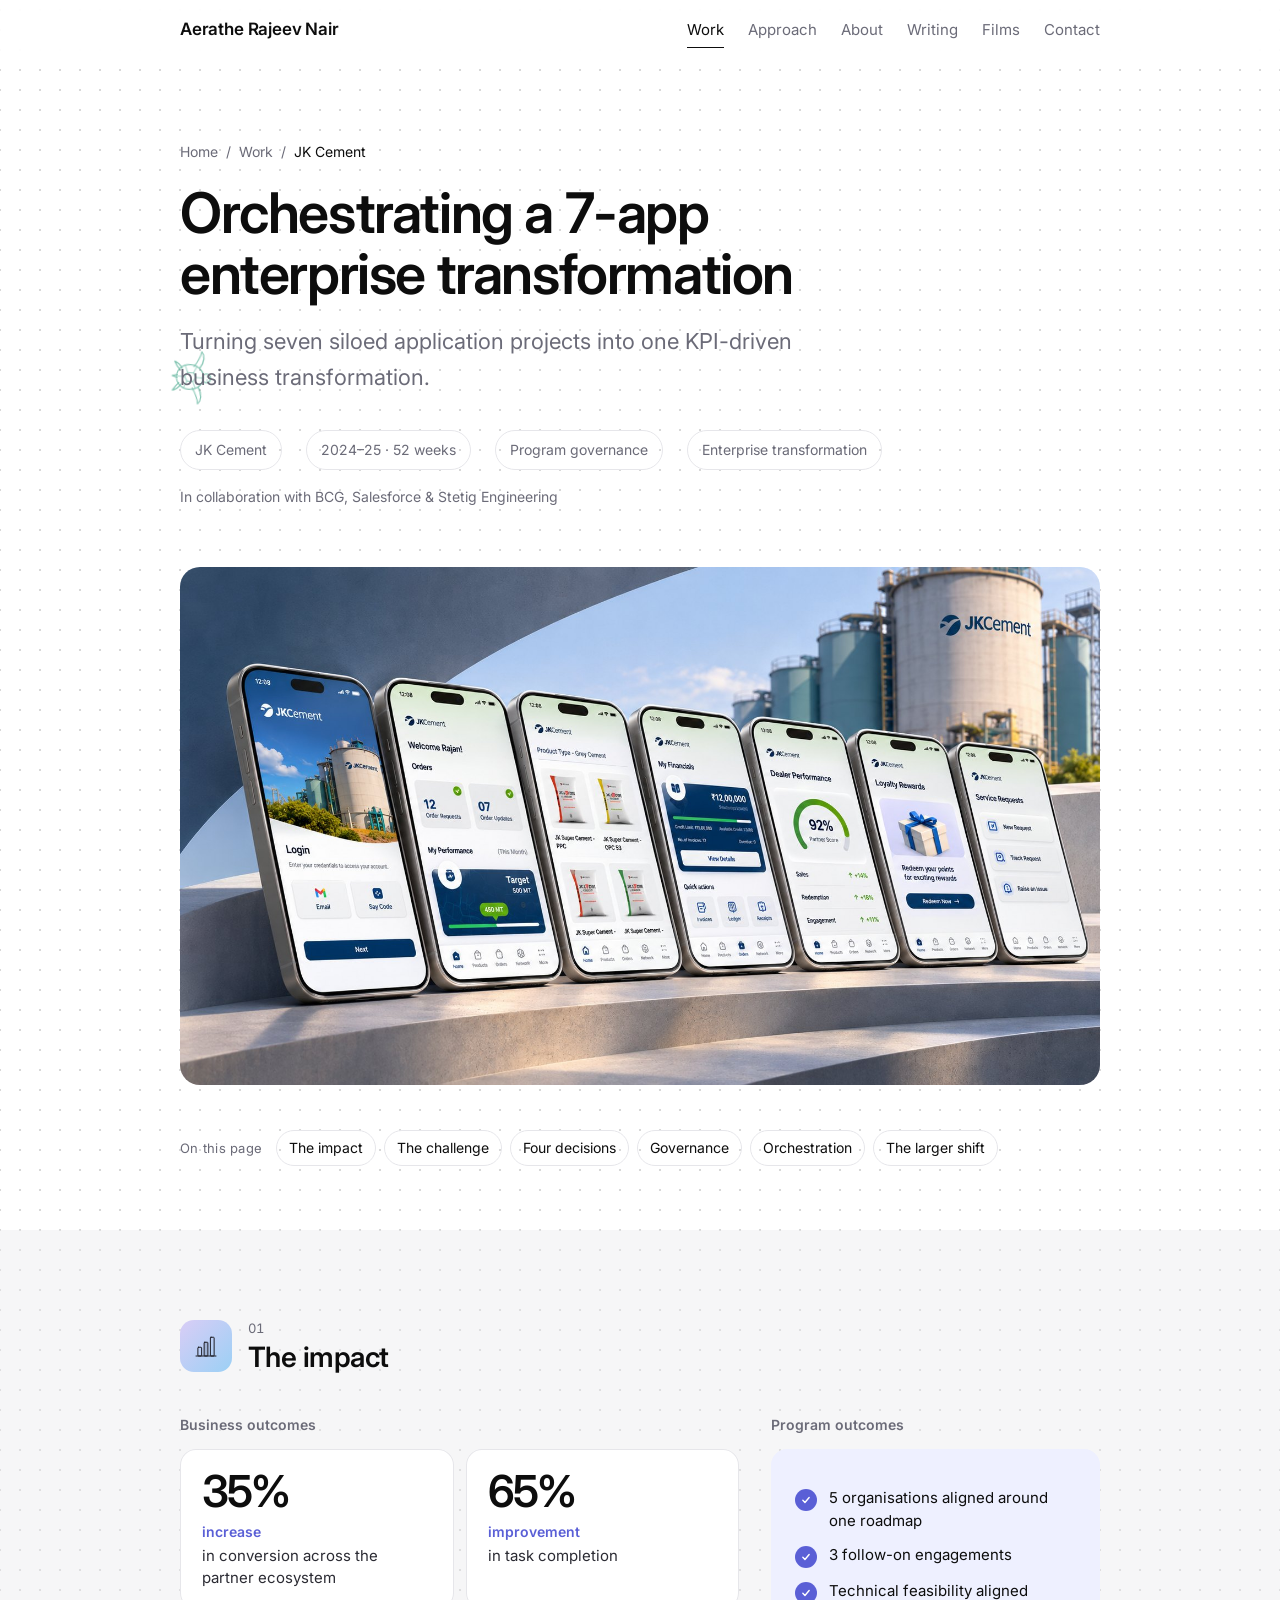
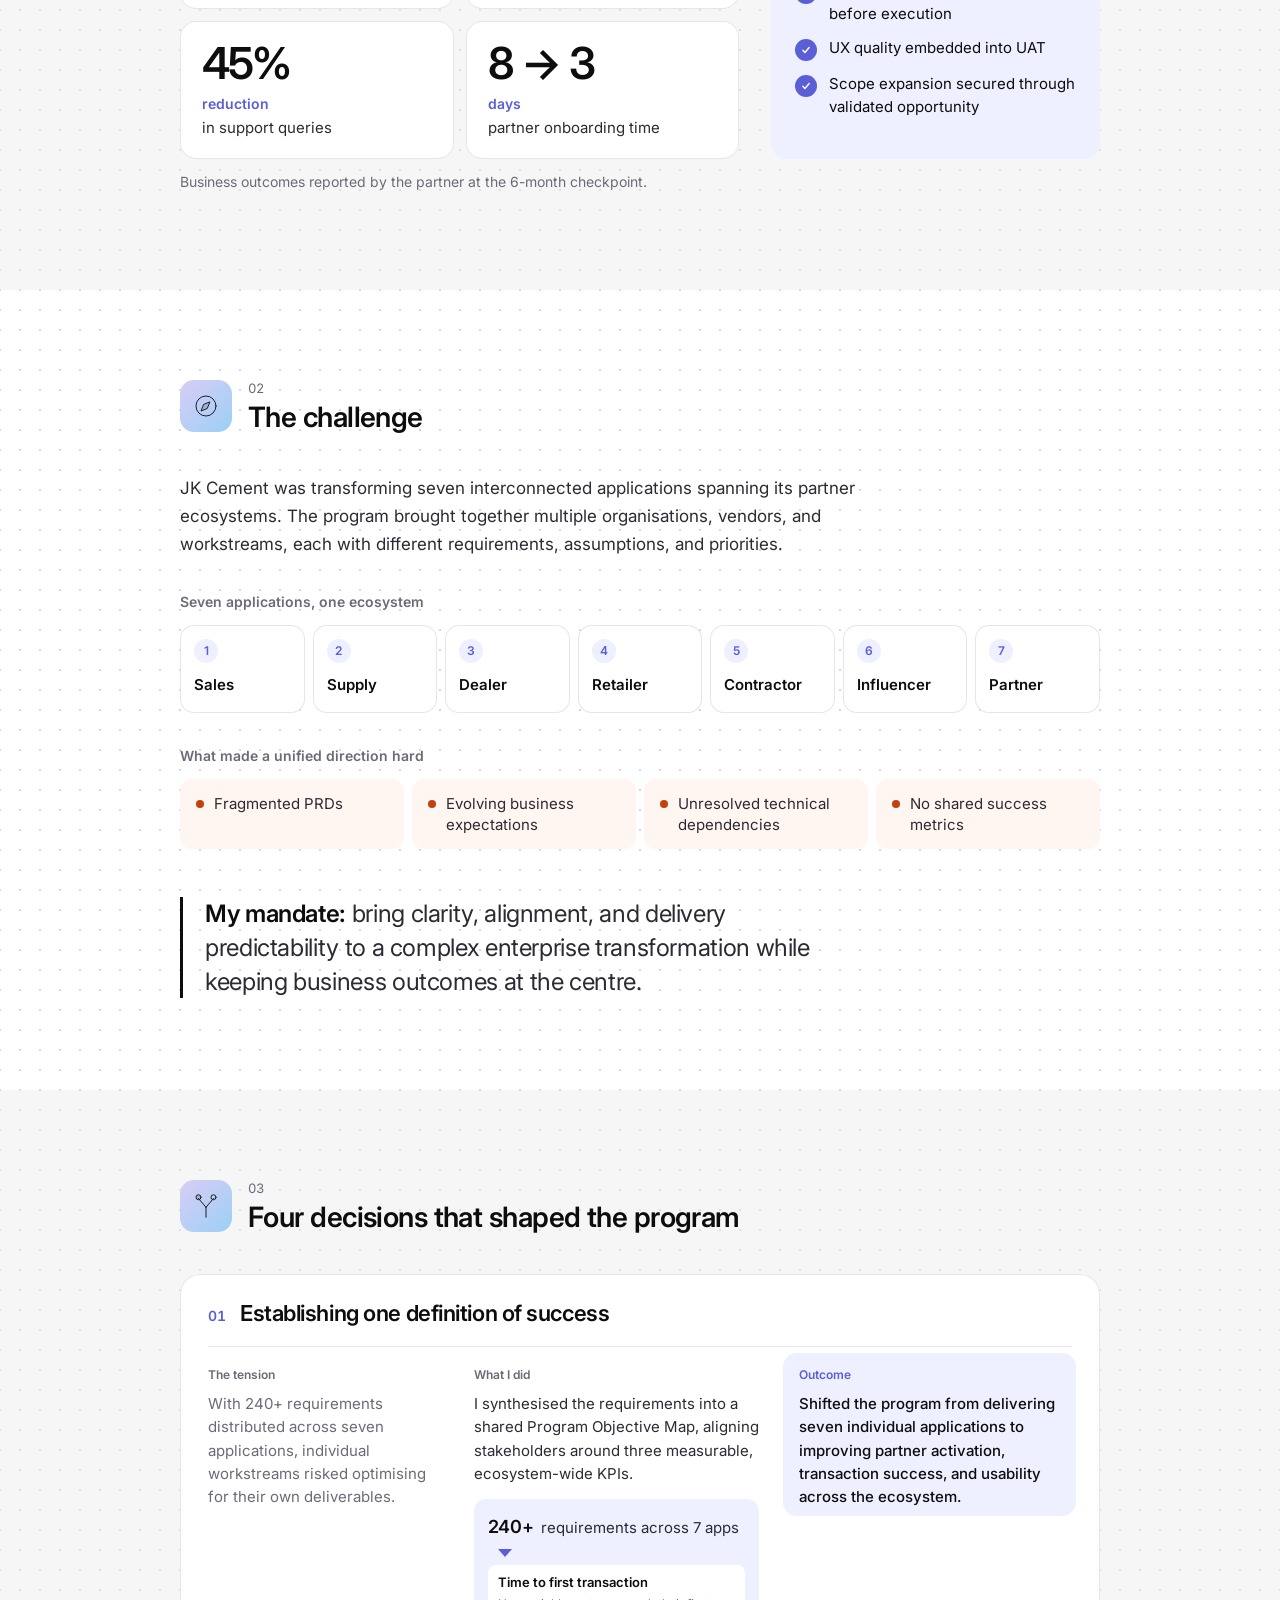
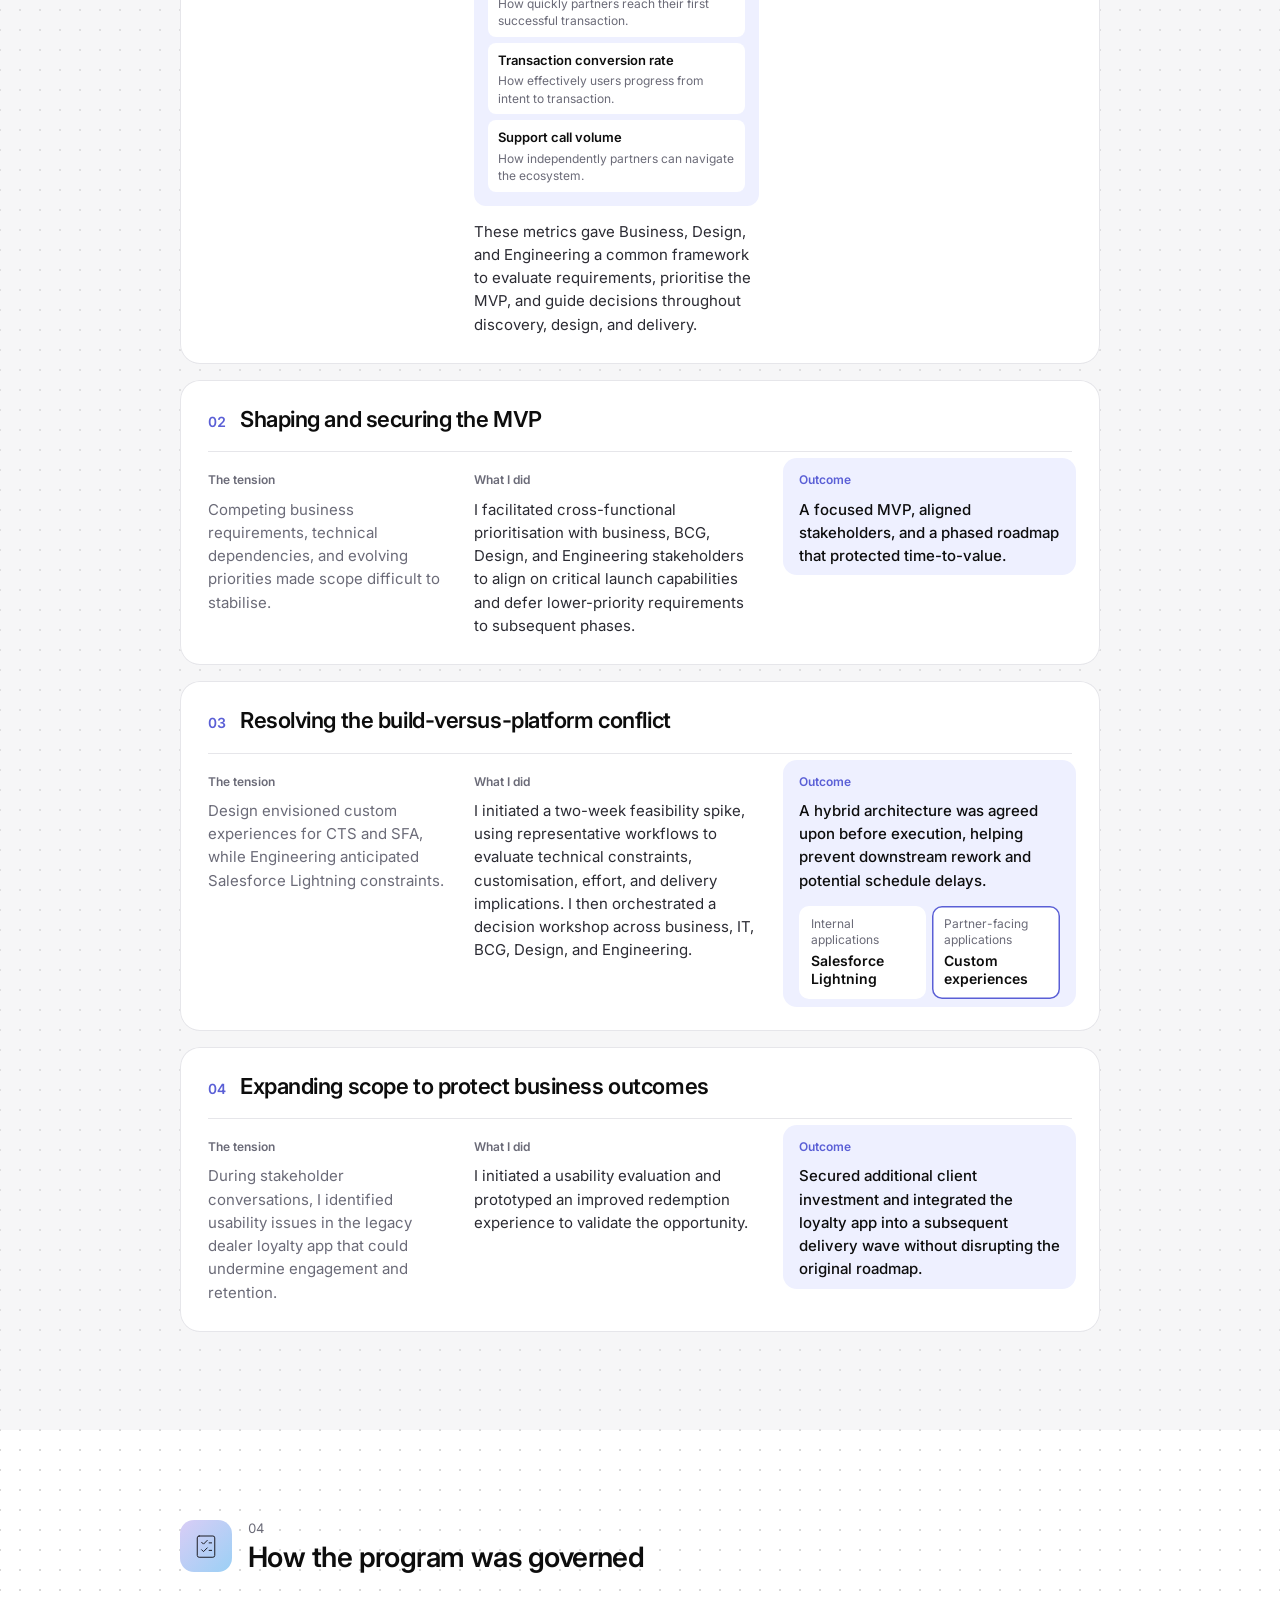
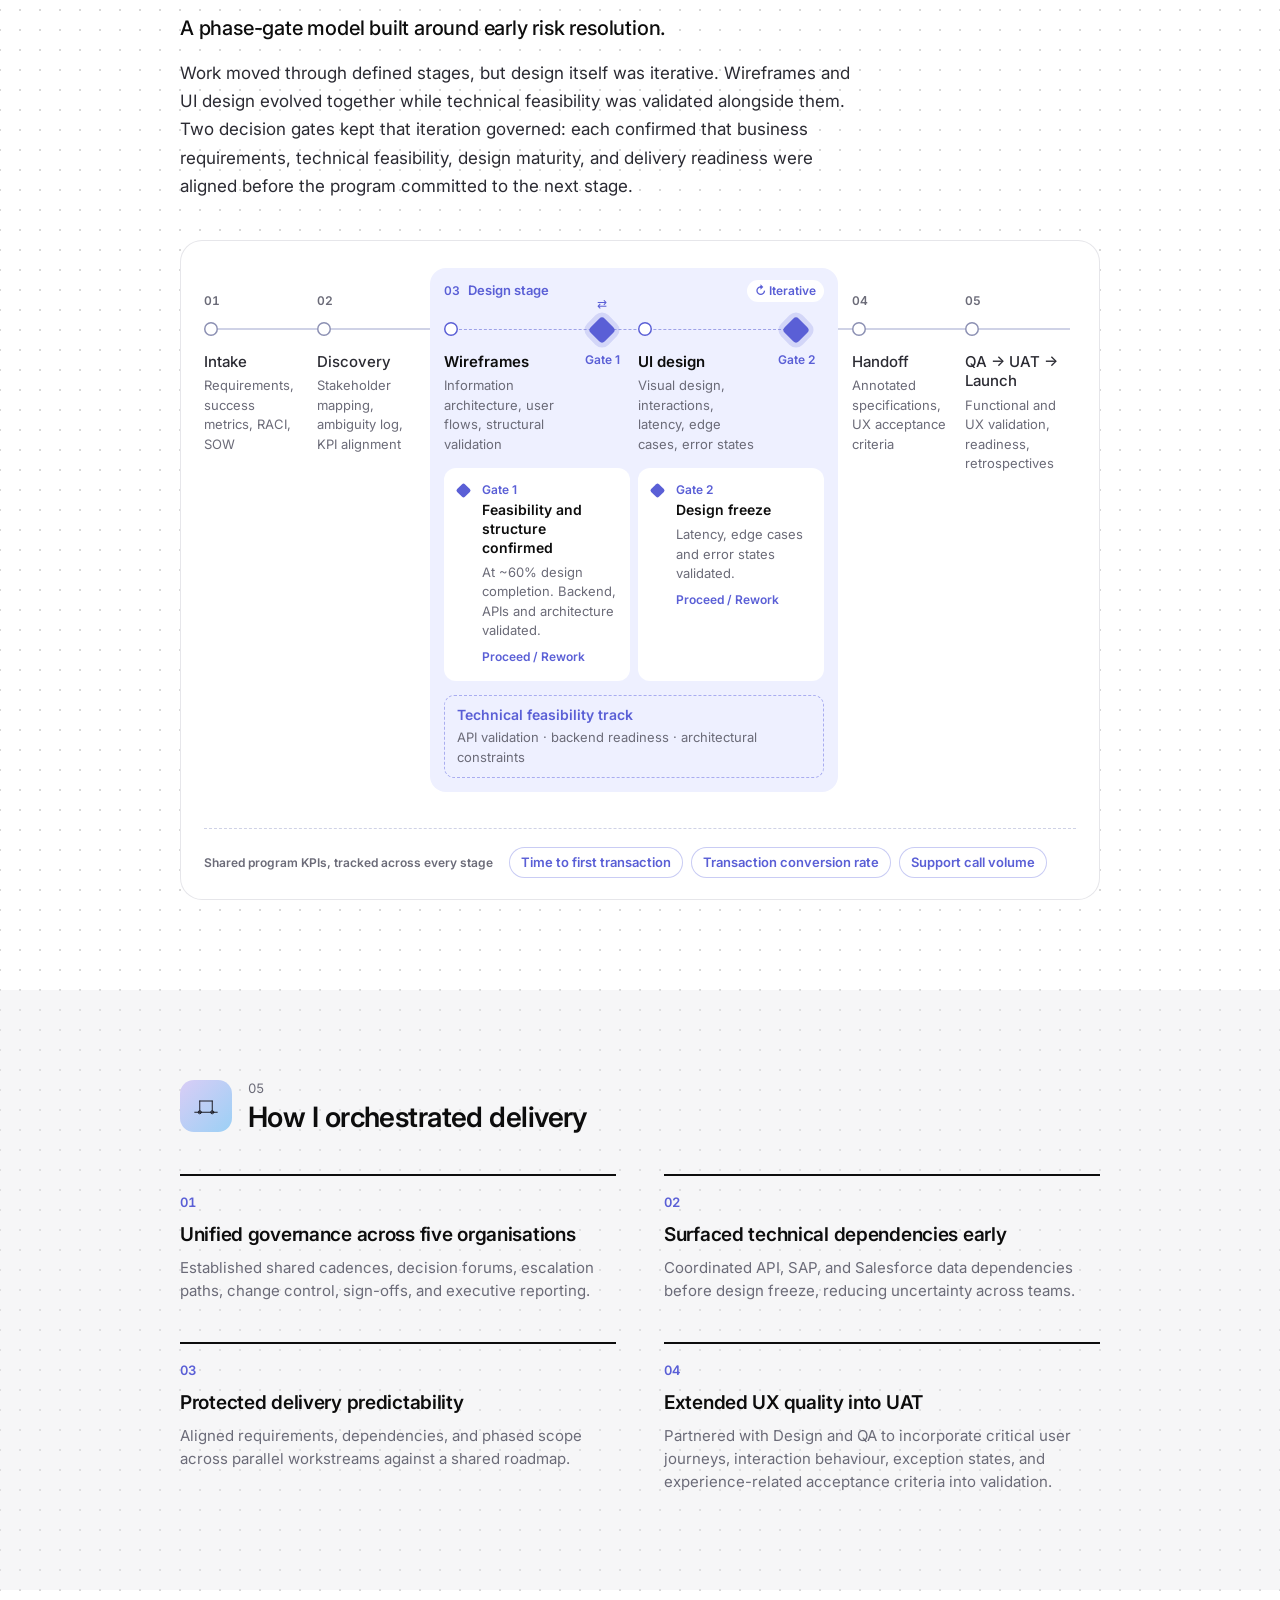
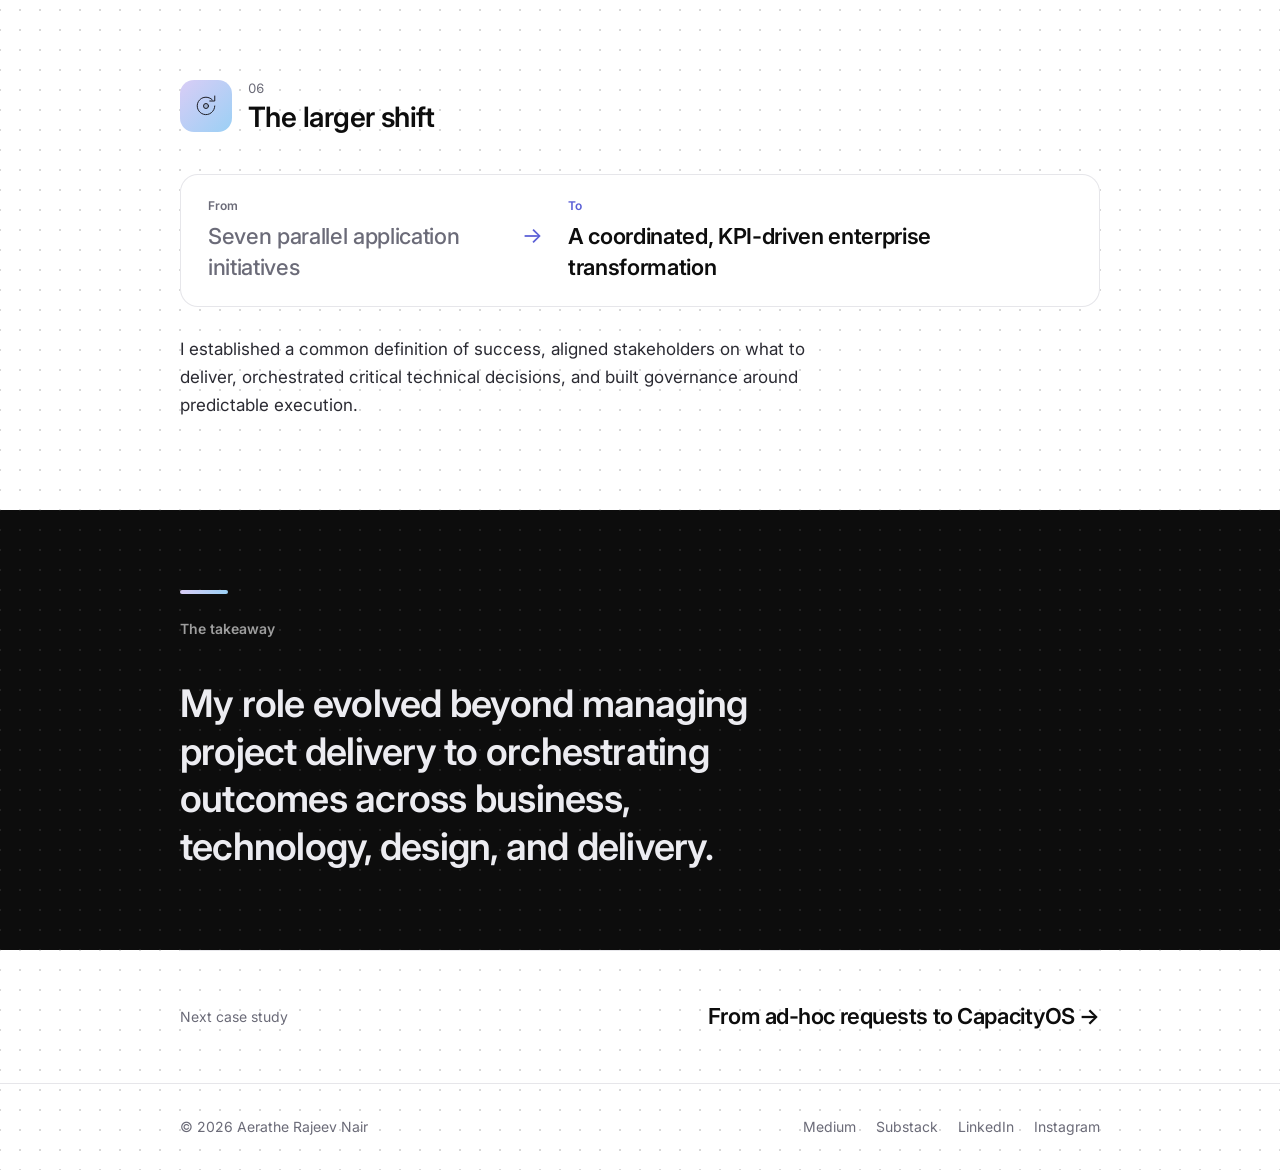
<file: jk-cement.html>
<!doctype html>
<html lang="en" data-theme="light">
<head>
<meta charset="utf-8">
<meta name="color-scheme" content="light">
<meta name="viewport" content="width=device-width, initial-scale=1, viewport-fit=cover">
<title>Orchestrating a 7-app enterprise transformation · Aerathe Rajeev Nair</title>
<meta name="description" content="Program and portfolio leadership for design organisations.">
<link rel="icon" href="favicon.svg" type="image/svg+xml">
<meta property="og:type" content="website">
<meta property="og:title" content="Orchestrating a 7-app enterprise transformation · Aerathe Rajeev Nair">
<meta property="og:description" content="Program and portfolio leadership for design organisations.">
<meta name="twitter:card" content="summary_large_image">
<meta property="og:image" content="https://www.aeratheportfolio.in/og-image.jpg">
<meta property="og:image:width" content="1200">
<meta property="og:image:height" content="630">
<meta property="og:image:alt" content="Aerathe Rajeev Nair, Senior Program Manager, Product &amp; Design">
<meta property="og:site_name" content="Aerathe Rajeev Nair">
<meta name="twitter:image" content="https://www.aeratheportfolio.in/og-image.jpg">
<link rel="preconnect" href="https://fonts.googleapis.com">
<link rel="preconnect" href="https://fonts.gstatic.com" crossorigin>
<link rel="stylesheet" href="https://fonts.googleapis.com/css2?family=Inter:wght@400;500;600&display=swap">
<link rel="stylesheet" href="style.css">
</head>
<body class="page-case page-gz page-st page-jk" style="--c1:#d9cdf6;--c2:#a9b8f3;--c3:#9bd0f5;--hl:#fbf7ff">
<a class="skip" href="#main">Skip to content</a>

<header class="site-header">
  <div class="wrap">
    <a class="brand" href="index.html">Aerathe Rajeev Nair</a>
    <button class="menu-btn" type="button" aria-expanded="false" aria-controls="site-nav"><span class="menu-icon" aria-hidden="true"></span><span class="sr-only">Menu</span></button>
    <nav class="nav" id="site-nav" aria-label="Main">
      <a href="index.html#work" aria-current="page">Work</a>
      <a href="problems.html">Approach</a>
      <a href="about.html">About</a>
      <a href="writing.html">Writing</a>
      <a href="index.html#films">Films</a>
      <a href="index.html#contact">Contact</a>
    </nav>
  </div>
  <div class="progress" aria-hidden="true"><span></span></div>
</header>

<main class="wrap" id="main">

  <div class="cs-hero">
    <nav class="crumbs" aria-label="Breadcrumb"><a href="index.html">Home</a><span aria-hidden="true">/</span><a href="index.html#work">Work</a><span aria-hidden="true">/</span><span aria-current="page">JK Cement</span></nav>
    <h1>Orchestrating a 7-app enterprise transformation</h1>
    <p class="lede">Turning seven siloed application projects into one KPI-driven business transformation.</p>
    <div class="cs-meta"><span>JK Cement</span><span>2024–25 · 52 weeks</span><span>Program governance</span><span>Enterprise transformation</span></div>
    <p class="jk-with">In collaboration with BCG, Salesforce &amp; Stetig Engineering</p>
  </div>

  <figure class="cover"><img src="img/cover-jk-cement.jpg" alt="JK Cement partner app suite"></figure>

  <nav class="onpage" aria-label="On this page"><span class="label">On this page</span><a href="#impact">The impact</a><a href="#challenge">The challenge</a><a href="#decisions">Four decisions</a><a href="#governance">Governance</a><a href="#orchestration">Orchestration</a><a href="#shift">The larger shift</a></nav>

  <!-- 01 PROOF -->
  <div class="gz band band-soft" id="impact">
    <div class="sec-head"><span class="sec-ill"><svg viewBox="0 0 48 48" aria-hidden="true"><g fill="none" stroke="currentColor" stroke-width="1.6" stroke-linecap="round" stroke-linejoin="round"><path d="M8 40h32"/><rect x="11" y="26" width="6" height="14" rx="1"/><rect x="21" y="18" width="6" height="22" rx="1" class="f"/><rect x="31" y="10" width="6" height="30" rx="1"/></g></svg></span><div><span class="sec-n">01</span><h2>The impact</h2></div></div>
    <div class="jk-impact">
      <p class="mt-t jk-l1">Business outcomes</p>
      <p class="mt-t jk-l2">Program outcomes</p>
      <ul class="jk-biz st-art"><li><b>35%</b><span class="mt-u">increase</span><span class="mt-l">in conversion across the partner ecosystem</span></li><li><b>65%</b><span class="mt-u">improvement</span><span class="mt-l">in task completion</span></li><li><b>45%</b><span class="mt-u">reduction</span><span class="mt-l">in support queries</span></li><li><b>8 → 3</b><span class="mt-u">days</span><span class="mt-l">partner onboarding time</span></li></ul>
      <div class="jk-prog st-art"><ul class="gz-ticks"><li><i><svg viewBox="0 0 20 20" aria-hidden="true"><path d="M5.5 10.5l3 3 6-7" fill="none" stroke="currentColor" stroke-width="2" stroke-linecap="round" stroke-linejoin="round"/></svg></i>5 organisations aligned around one roadmap</li><li><i><svg viewBox="0 0 20 20" aria-hidden="true"><path d="M5.5 10.5l3 3 6-7" fill="none" stroke="currentColor" stroke-width="2" stroke-linecap="round" stroke-linejoin="round"/></svg></i>3 follow-on engagements</li><li><i><svg viewBox="0 0 20 20" aria-hidden="true"><path d="M5.5 10.5l3 3 6-7" fill="none" stroke="currentColor" stroke-width="2" stroke-linecap="round" stroke-linejoin="round"/></svg></i>Technical feasibility aligned before execution</li><li><i><svg viewBox="0 0 20 20" aria-hidden="true"><path d="M5.5 10.5l3 3 6-7" fill="none" stroke="currentColor" stroke-width="2" stroke-linecap="round" stroke-linejoin="round"/></svg></i>UX quality embedded into UAT</li><li><i><svg viewBox="0 0 20 20" aria-hidden="true"><path d="M5.5 10.5l3 3 6-7" fill="none" stroke="currentColor" stroke-width="2" stroke-linecap="round" stroke-linejoin="round"/></svg></i>Scope expansion secured through validated opportunity</li></ul></div>
      <p class="gz-cap jk-src">Business outcomes reported by the partner at the 6-month checkpoint.</p>
    </div>
  </div>

  <!-- 02 TENSION -->
  <div class="gz" id="challenge">
    <div class="sec-head"><span class="sec-ill"><svg viewBox="0 0 48 48" aria-hidden="true"><g fill="none" stroke="currentColor" stroke-width="1.6" stroke-linecap="round" stroke-linejoin="round"><circle cx="24" cy="24" r="16"/><path d="M30 18l-4 10-10 4 4-10z" class="f"/></g></svg></span><div><span class="sec-n">02</span><h2>The challenge</h2></div></div>
    <div class="gz-body"><p>JK Cement was transforming seven interconnected applications spanning its partner ecosystems. The program brought together multiple organisations, vendors, and workstreams, each with different requirements, assumptions, and priorities.</p></div>
    <figure class="jk-eco st-art" aria-label="The seven ecosystems the applications served">
      <p class="mt-t">Seven applications, one ecosystem</p>
      <ol><li><span>1</span>Sales</li><li><span>2</span>Supply</li><li><span>3</span>Dealer</li><li><span>4</span>Retailer</li><li><span>5</span>Contractor</li><li><span>6</span>Influencer</li><li><span>7</span>Partner</li></ol>
    </figure>
    <div class="jk-hard st-art">
      <p class="mt-t">What made a unified direction hard</p>
      <ul>
        <li>Fragmented PRDs</li>
        <li>Evolving business expectations</li>
        <li>Unresolved technical dependencies</li>
        <li>No shared success metrics</li>
      </ul>
    </div>
    <p class="gz-key"><strong>My mandate:</strong> bring clarity, alignment, and delivery predictability to a complex enterprise transformation while keeping business outcomes at the centre.</p>
  </div>

  <!-- 03 DECISIONS -->
  <div class="gz band band-soft" id="decisions">
    <div class="sec-head"><span class="sec-ill"><svg viewBox="0 0 48 48" aria-hidden="true"><g fill="none" stroke="currentColor" stroke-width="1.6" stroke-linecap="round" stroke-linejoin="round"><path d="M24 42V26M24 26L12 12M24 26l12-14"/><circle cx="12" cy="10" r="4" class="f"/><circle cx="36" cy="10" r="4"/></g></svg></span><div><span class="sec-n">03</span><h2>Four decisions that shaped the program</h2></div></div>
    <ol class="jk-dlog st-art"><li class="dl-row" id="d1">
        <div class="dl-head"><span class="dl-n">01</span><h3>Establishing one definition of success</h3></div>
        <div class="dl-cols">
          <div class="dl-c"><span class="dl-k">The tension</span><p>With 240+ requirements distributed across seven applications, individual workstreams risked optimising for their own deliverables.</p></div>
          <div class="dl-c"><span class="dl-k">What I did</span><p>I synthesised the requirements into a shared Program Objective Map, aligning stakeholders around three measurable, ecosystem-wide KPIs.</p><div class="dl-funnel" aria-label="240+ requirements synthesised into three shared KPIs">
            <p class="fn-in"><b>240+</b> requirements across 7 apps</p>
            <i aria-hidden="true"></i>
            <ul><li><b>Time to first transaction</b><span>How quickly partners reach their first successful transaction.</span></li><li><b>Transaction conversion rate</b><span>How effectively users progress from intent to transaction.</span></li><li><b>Support call volume</b><span>How independently partners can navigate the ecosystem.</span></li></ul>
          </div><p>These metrics gave Business, Design, and Engineering a common framework to evaluate requirements, prioritise the MVP, and guide decisions throughout discovery, design, and delivery.</p></div>
          <div class="dl-c dl-out"><span class="dl-k">Outcome</span><p>Shifted the program from delivering seven individual applications to improving partner activation, transaction success, and usability across the ecosystem.</p></div>
        </div>
      </li><li class="dl-row" id="d2">
        <div class="dl-head"><span class="dl-n">02</span><h3>Shaping and securing the MVP</h3></div>
        <div class="dl-cols">
          <div class="dl-c"><span class="dl-k">The tension</span><p>Competing business requirements, technical dependencies, and evolving priorities made scope difficult to stabilise.</p></div>
          <div class="dl-c"><span class="dl-k">What I did</span><p>I facilitated cross-functional prioritisation with business, BCG, Design, and Engineering stakeholders to align on critical launch capabilities and defer lower-priority requirements to subsequent phases.</p></div>
          <div class="dl-c dl-out"><span class="dl-k">Outcome</span><p>A focused MVP, aligned stakeholders, and a phased roadmap that protected time-to-value.</p></div>
        </div>
      </li><li class="dl-row" id="d3">
        <div class="dl-head"><span class="dl-n">03</span><h3>Resolving the build-versus-platform conflict</h3></div>
        <div class="dl-cols">
          <div class="dl-c"><span class="dl-k">The tension</span><p>Design envisioned custom experiences for CTS and SFA, while Engineering anticipated Salesforce Lightning constraints.</p></div>
          <div class="dl-c"><span class="dl-k">What I did</span><p>I initiated a two-week feasibility spike, using representative workflows to evaluate technical constraints, customisation, effort, and delivery implications. I then orchestrated a decision workshop across business, IT, BCG, Design, and Engineering.</p></div>
          <div class="dl-c dl-out"><span class="dl-k">Outcome</span><p>A hybrid architecture was agreed upon before execution, helping prevent downstream rework and potential schedule delays.</p><div class="dl-split" aria-label="Hybrid architecture">
            <div><span>Internal applications</span><b>Salesforce Lightning</b></div>
            <div><span>Partner-facing applications</span><b>Custom experiences</b></div>
          </div></div>
        </div>
      </li><li class="dl-row" id="d4">
        <div class="dl-head"><span class="dl-n">04</span><h3>Expanding scope to protect business outcomes</h3></div>
        <div class="dl-cols">
          <div class="dl-c"><span class="dl-k">The tension</span><p>During stakeholder conversations, I identified usability issues in the legacy dealer loyalty app that could undermine engagement and retention.</p></div>
          <div class="dl-c"><span class="dl-k">What I did</span><p>I initiated a usability evaluation and prototyped an improved redemption experience to validate the opportunity.</p></div>
          <div class="dl-c dl-out"><span class="dl-k">Outcome</span><p>Secured additional client investment and integrated the loyalty app into a subsequent delivery wave without disrupting the original roadmap.</p></div>
        </div>
      </li></ol>
  </div>

  <!-- 04 SYSTEM -->
  <div class="gz" id="governance">
    <div class="sec-head"><span class="sec-ill"><svg viewBox="0 0 48 48" aria-hidden="true"><g fill="none" stroke="currentColor" stroke-width="1.6" stroke-linecap="round" stroke-linejoin="round"><rect x="10" y="8" width="28" height="34" rx="3"/><path d="M17 18l3 3 6-6M17 30l3 3 6-6M29 19h4M29 31h4"/></g></svg></span><div><span class="sec-n">04</span><h2>How the program was governed</h2></div></div>
    <p class="gz-body-lead">A phase-gate model built around early risk resolution.</p>
    <div class="gz-body"><p>Work moved through defined stages, but design itself was iterative. Wireframes and UI design evolved together while technical feasibility was validated alongside them. Two decision gates kept that iteration governed: each confirmed that business requirements, technical feasibility, design maturity, and delivery readiness were aligned before the program committed to the next stage.</p></div>
    <figure class="jk-gv st-art" aria-label="Phase-gate model: Intake, Discovery, an iterative design stage with two gates and a parallel technical feasibility track, Handoff, then QA, UAT and Launch">
      <div class="gv-row">
        <div class="gv-st"><span class="gv-n">01</span><i class="gv-dot"></i><b>Intake</b><p>Requirements, success metrics, RACI, SOW</p></div>
        <div class="gv-st"><span class="gv-n">02</span><i class="gv-dot"></i><b>Discovery</b><p>Stakeholder mapping, ambiguity log, KPI alignment</p></div>
        <div class="gv-design">
          <p class="gv-dh"><span class="gv-n">03</span>Design stage <em>↻ Iterative</em></p>
          <div class="gv-in">
            <div class="gv-sub gv-wf"><i class="gv-dot"></i><b>Wireframes</b><p>Information architecture, user flows, structural validation</p></div>
            <div class="gv-gm gv-g1"><i class="gv-loop" aria-hidden="true">⇄</i><i class="gv-dia"></i><span>Gate 1</span></div>
            <div class="gv-sub gv-ui"><i class="gv-dot"></i><b>UI design</b><p>Visual design, interactions, latency, edge cases, error states</p></div>
            <div class="gv-gm gv-g2"><i class="gv-dia"></i><span>Gate 2</span></div>
            <div class="gv-card gv-c1"><i class="gv-dia"></i><div><span class="gv-tag">Gate 1</span><b>Feasibility and structure confirmed</b><p>At ~60% design completion. Backend, APIs and architecture validated.</p><em>Proceed / Rework</em></div></div>
            <div class="gv-card gv-c2"><i class="gv-dia"></i><div><span class="gv-tag">Gate 2</span><b>Design freeze</b><p>Latency, edge cases and error states validated.</p><em>Proceed / Rework</em></div></div>
            <div class="gv-track"><b>Technical feasibility track</b><span>API validation · backend readiness · architectural constraints</span></div>
          </div>
        </div>
        <div class="gv-st"><span class="gv-n">04</span><i class="gv-dot"></i><b>Handoff</b><p>Annotated specifications, UX acceptance criteria</p></div>
        <div class="gv-st"><span class="gv-n">05</span><i class="gv-dot"></i><b>QA → UAT → Launch</b><p>Functional and UX validation, readiness, retrospectives</p></div>
      </div>
      <div class="pg-kpi"><span>Shared program KPIs, tracked across every stage</span><ul><li>Time to first transaction</li><li>Transaction conversion rate</li><li>Support call volume</li></ul></div>
    </figure>
  </div>

  <!-- 05 PRACTICE -->
  <div class="gz band band-soft" id="orchestration">
    <div class="sec-head"><span class="sec-ill"><svg viewBox="0 0 48 48" aria-hidden="true"><g fill="none" stroke="currentColor" stroke-width="1.6" stroke-linecap="round" stroke-linejoin="round"><path d="M6 34h36"/><path d="M14 34V16M34 34V16"/><path d="M14 16h20" class="f"/><circle cx="14" cy="34" r="2.5"/><circle cx="34" cy="34" r="2.5"/></g></svg></span><div><span class="sec-n">05</span><h2>How I orchestrated delivery</h2></div></div>
    <ol class="st-levers jk-orch st-art"><li><span class="lv-n">01</span><h3>Unified governance across five organisations</h3><p>Established shared cadences, decision forums, escalation paths, change control, sign-offs, and executive reporting.</p></li><li><span class="lv-n">02</span><h3>Surfaced technical dependencies early</h3><p>Coordinated API, SAP, and Salesforce data dependencies before design freeze, reducing uncertainty across teams.</p></li><li><span class="lv-n">03</span><h3>Protected delivery predictability</h3><p>Aligned requirements, dependencies, and phased scope across parallel workstreams against a shared roadmap.</p></li><li><span class="lv-n">04</span><h3>Extended UX quality into UAT</h3><p>Partnered with Design and QA to incorporate critical user journeys, interaction behaviour, exception states, and experience-related acceptance criteria into validation.</p></li></ol>
  </div>

  <!-- 06 AFTER -->
  <div class="gz" id="shift">
    <div class="sec-head"><span class="sec-ill"><svg viewBox="0 0 48 48" aria-hidden="true"><g fill="none" stroke="currentColor" stroke-width="1.6" stroke-linecap="round" stroke-linejoin="round"><path d="M38 24a14 14 0 1 1-4-10"/><path d="M38 8v8h-8"/><circle cx="24" cy="24" r="4" class="f"/></g></svg></span><div><span class="sec-n">06</span><h2>The larger shift</h2></div></div>
    <div class="st-shift st-art" aria-label="The overall shift">
      <p><span>From</span>Seven parallel application initiatives</p>
      <i aria-hidden="true">→</i>
      <p><span>To</span>A coordinated, KPI-driven enterprise transformation</p>
    </div>
    <div class="gz-body jk-after"><p>I established a common definition of success, aligned stakeholders on what to deliver, orchestrated critical technical decisions, and built governance around predictable execution.</p></div>
  </div>

  <div class="cs-section band band-dark case-closing">
    <p class="closing-k">The takeaway</p>
    <p class="closing">My role evolved beyond managing project delivery to orchestrating outcomes across business, technology, design, and delivery.</p>
  </div>

  <a class="next" href="capacityos.html"><span>Next case study</span><strong>From ad-hoc requests to CapacityOS →</strong></a>

</main>

<footer>
  <div class="wrap">
    <span>© 2026 Aerathe Rajeev Nair</span>
    <span class="socials"><a href="https://aerathe.medium.com/" target="_blank" rel="noopener">Medium</a><a href="https://aerathe.substack.com/" target="_blank" rel="noopener">Substack</a><a href="https://www.linkedin.com/in/aeratherajeev/" target="_blank" rel="noopener">LinkedIn</a><a href="https://www.instagram.com/oceansaerathe/" target="_blank" rel="noopener">Instagram</a></span>
  </div>
</footer>
<script src="site.js" defer></script>
</body>
</html>
</file>
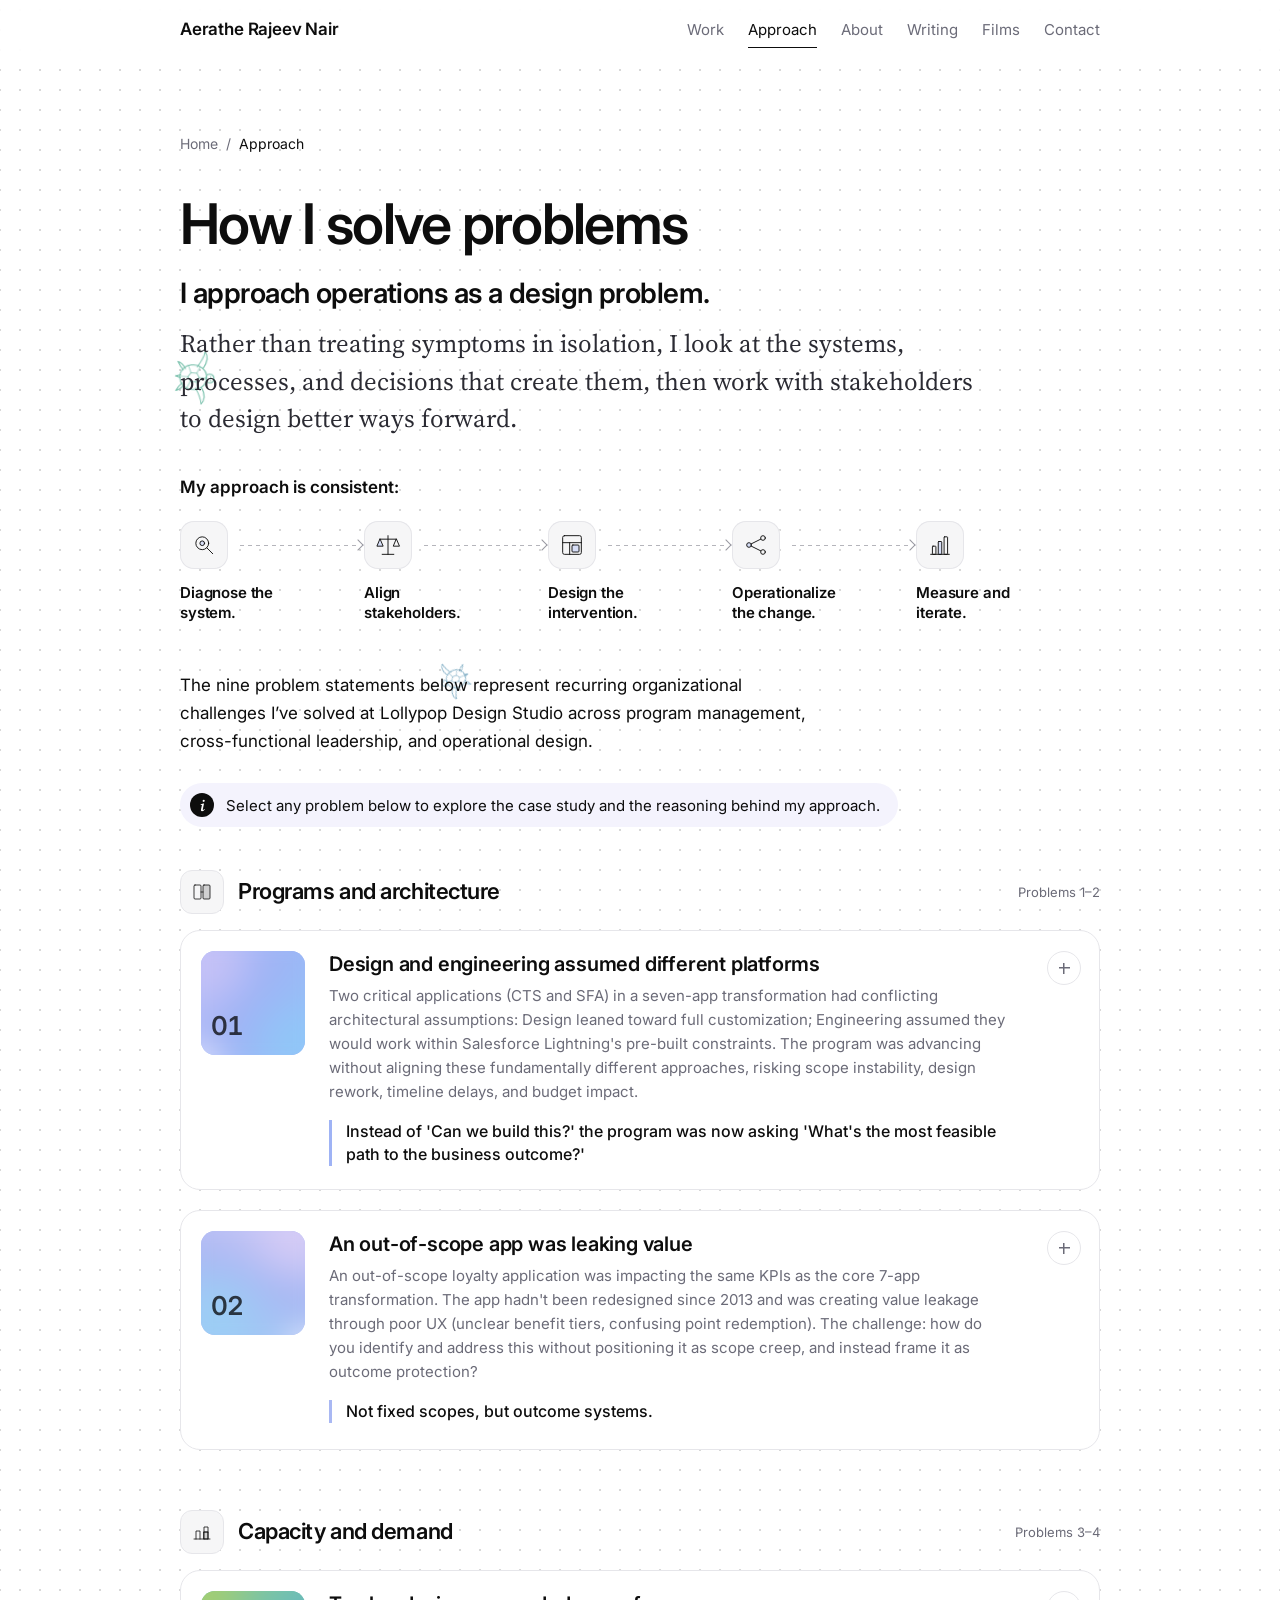
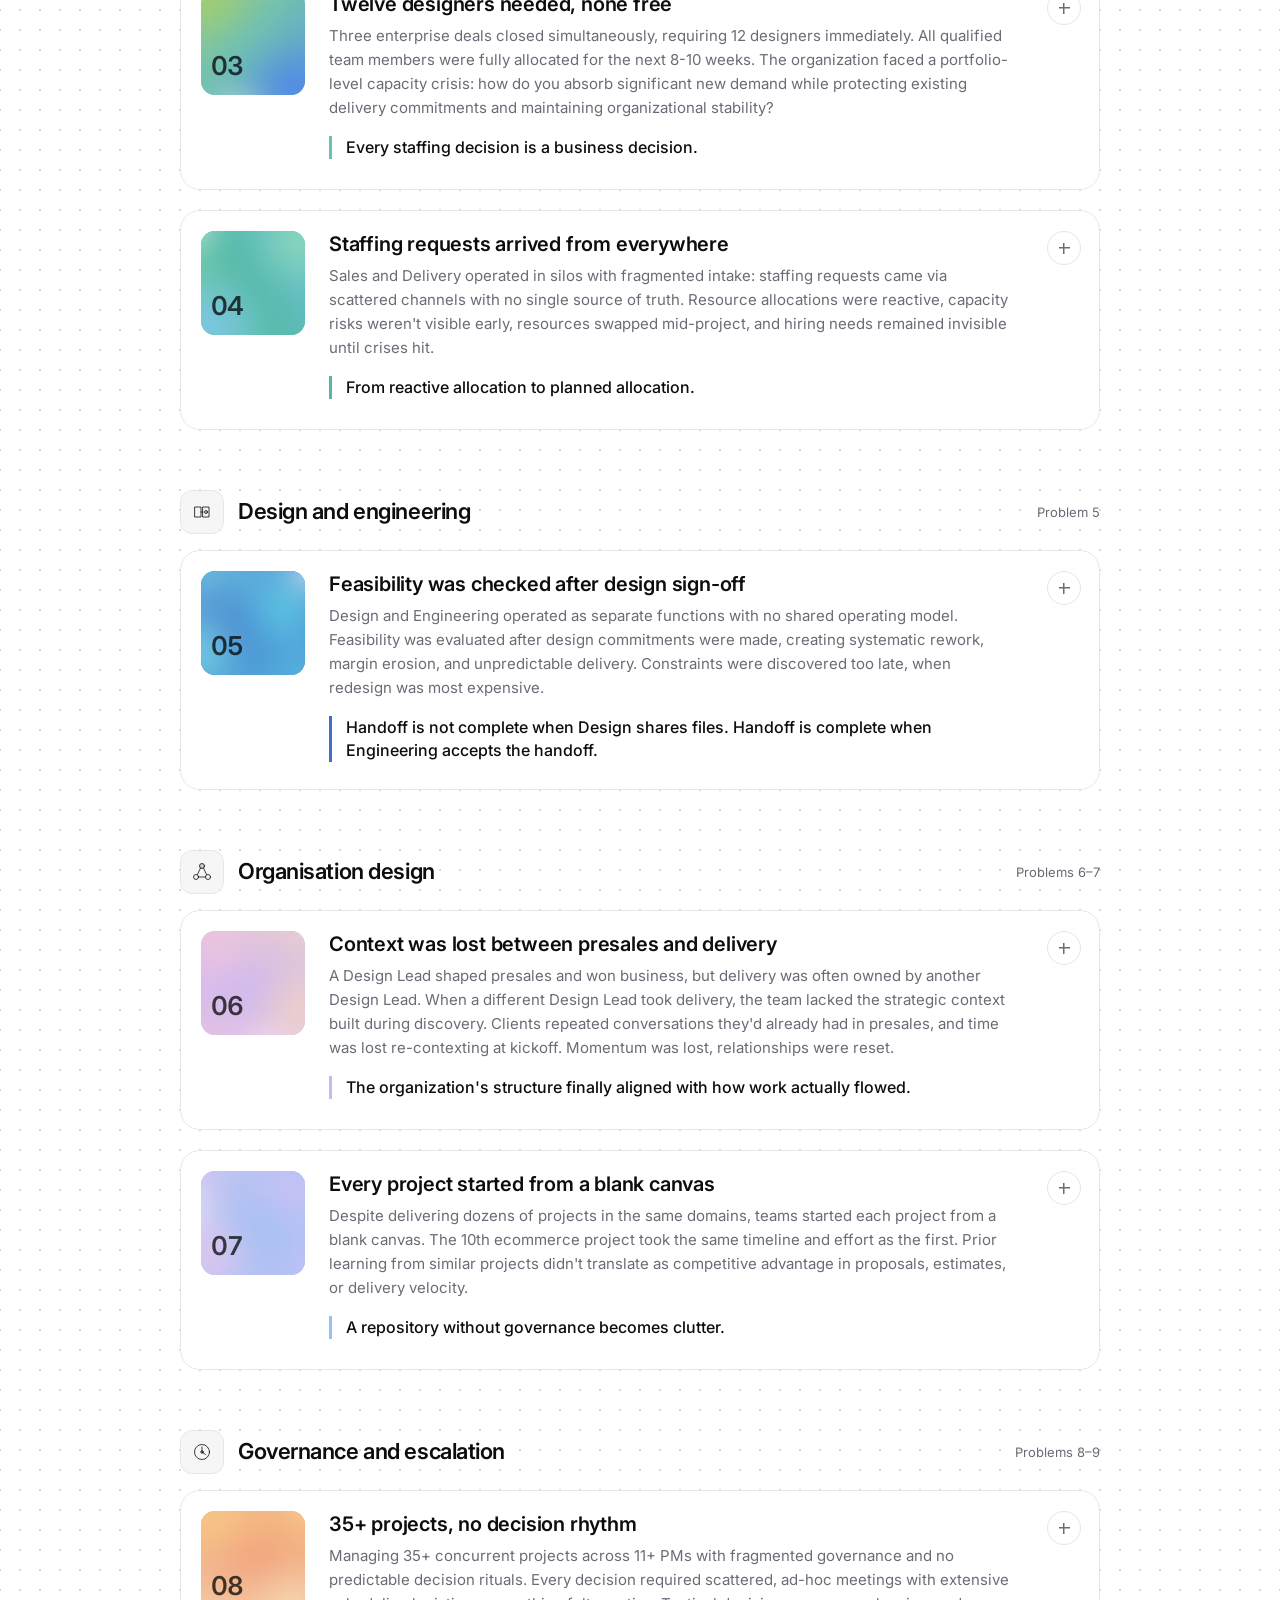
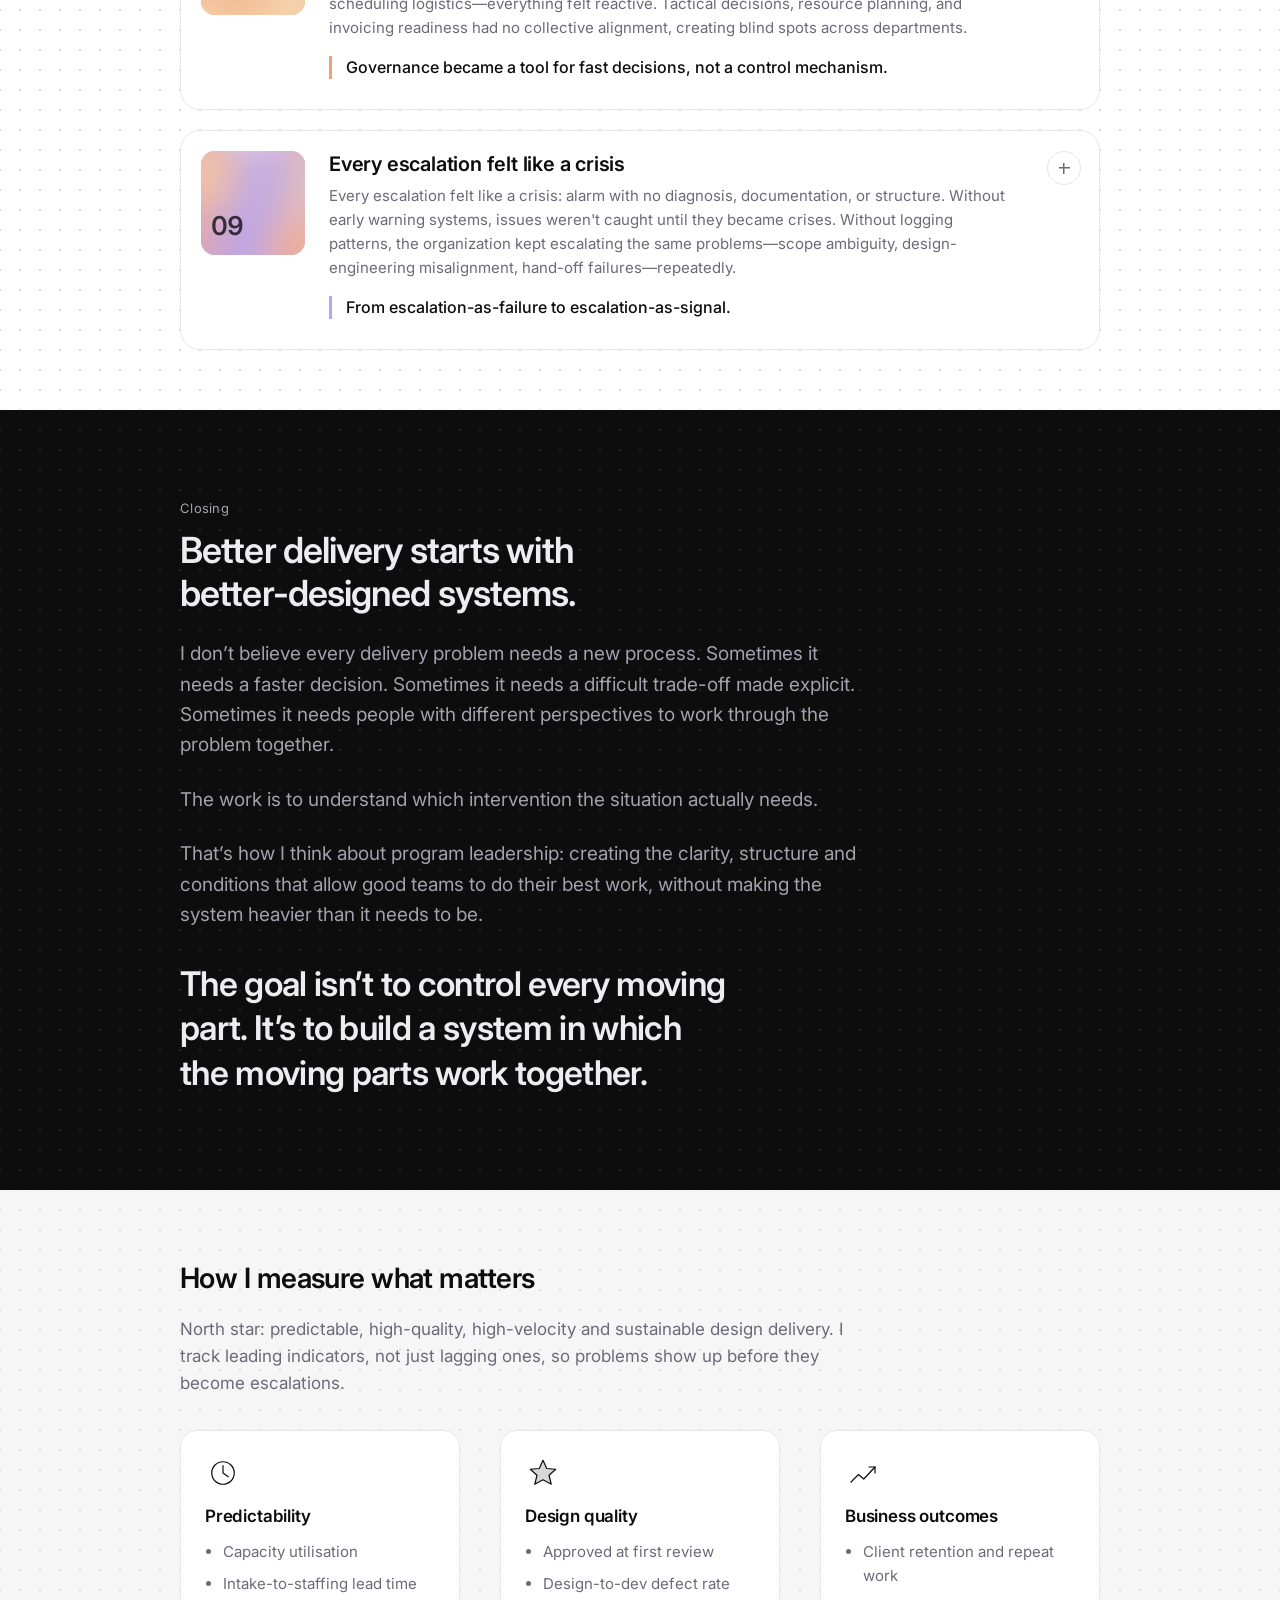
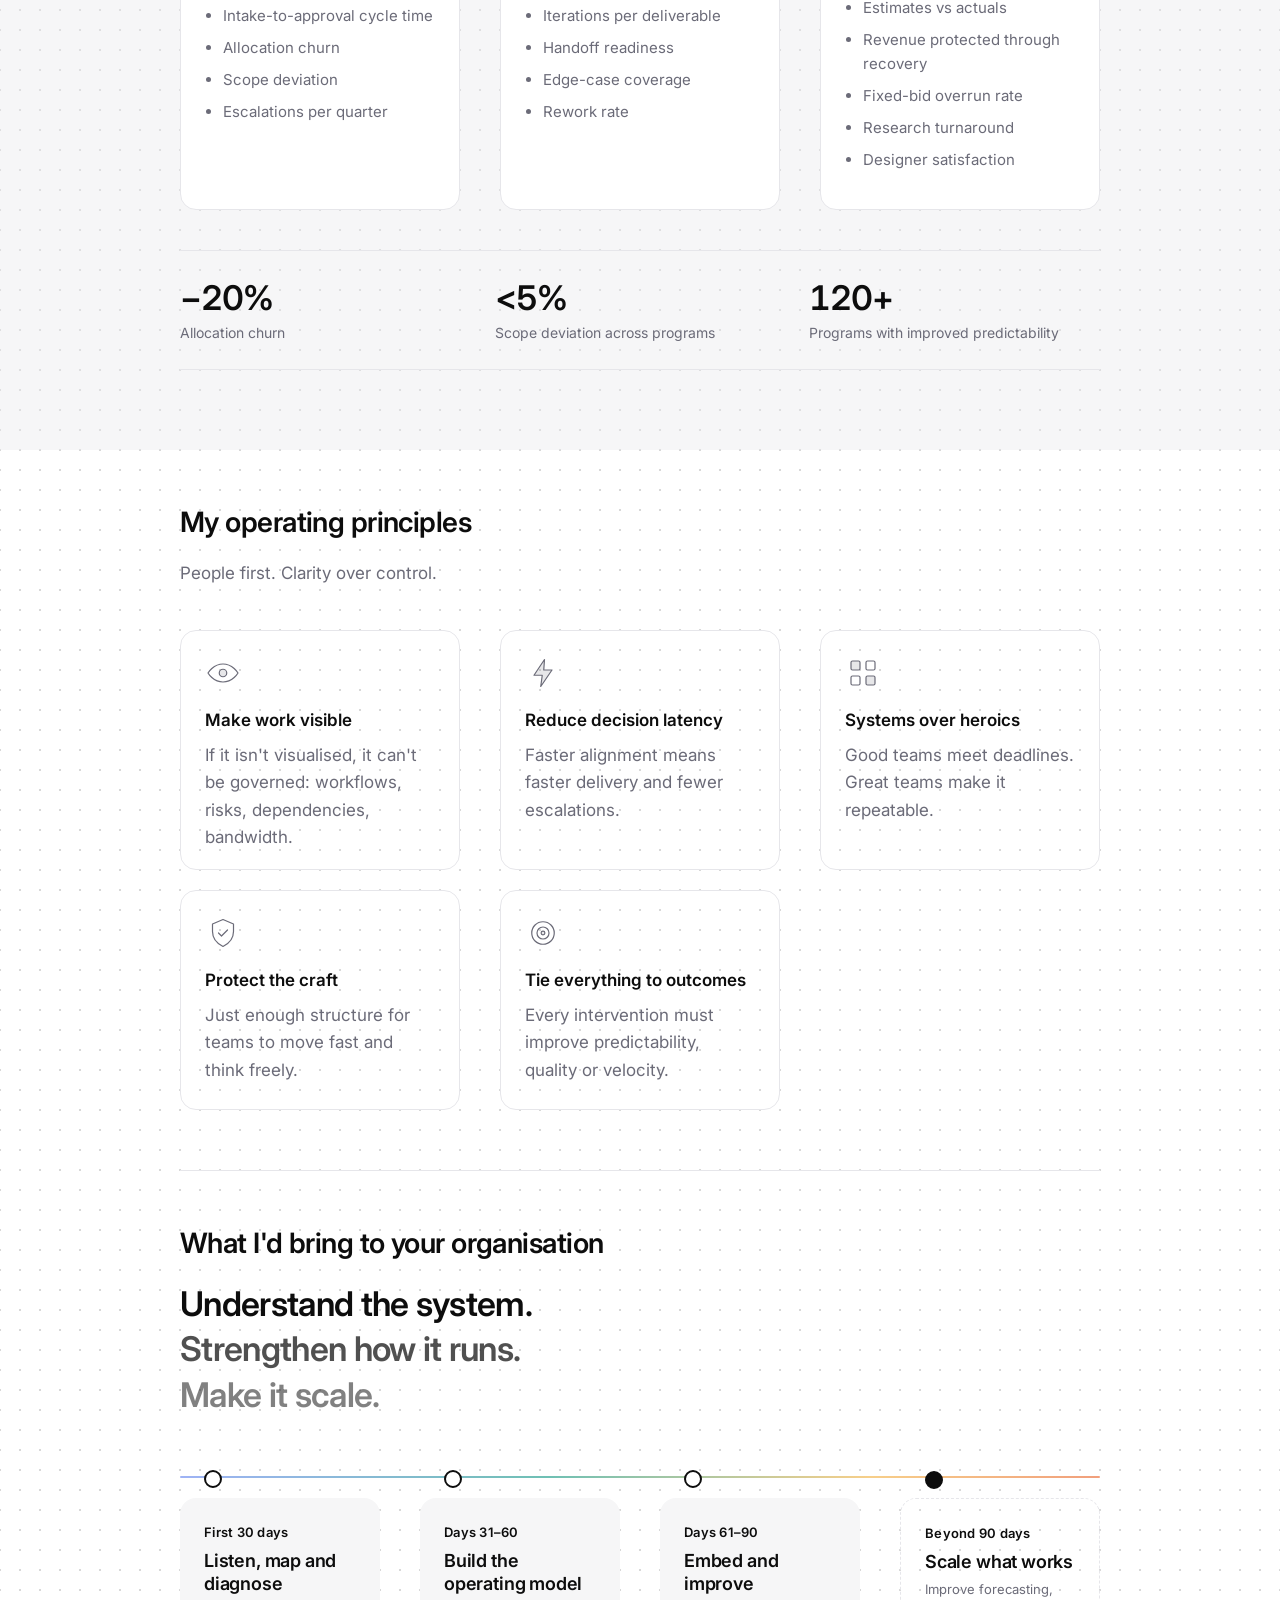
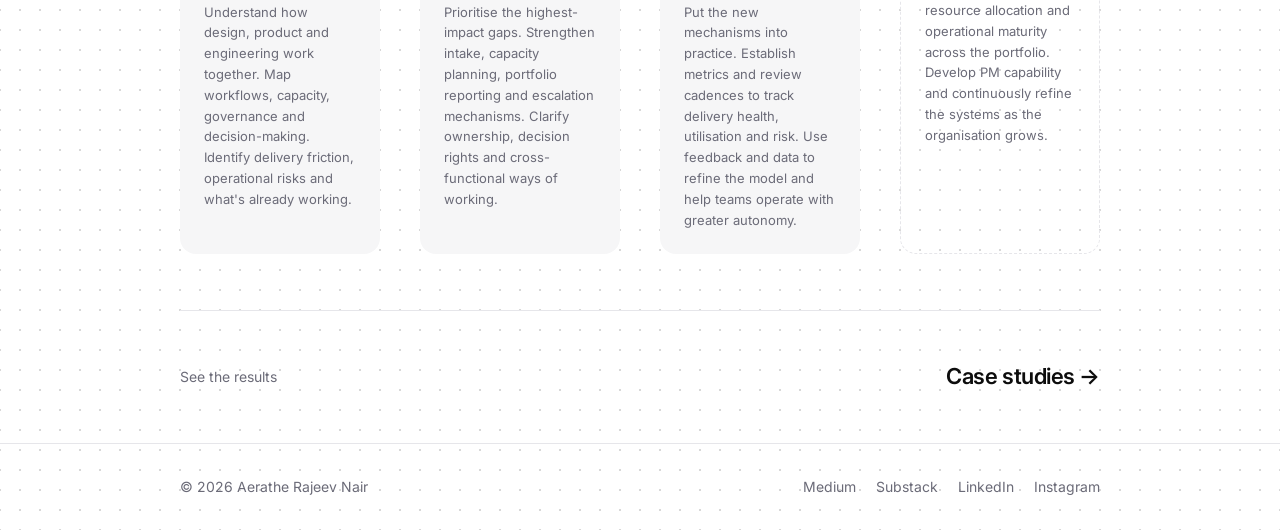
<file: problems.html>
<!doctype html>
<html lang="en" data-theme="light">
<head>
<meta charset="utf-8">
<meta name="color-scheme" content="light">
<meta name="viewport" content="width=device-width, initial-scale=1, viewport-fit=cover">
<title>How I solve problems · Aerathe Rajeev Nair</title>
<meta name="description" content="Nine recurring organisational problems, and the reasoning behind how each was solved.">
<link rel="icon" href="favicon.svg" type="image/svg+xml">
<meta property="og:type" content="website">
<meta property="og:title" content="How I solve problems · Aerathe Rajeev Nair">
<meta property="og:description" content="Nine recurring organisational problems, and the reasoning behind how each was solved.">
<meta name="twitter:card" content="summary_large_image">
<meta property="og:image" content="https://www.aeratheportfolio.in/og-image.jpg">
<meta property="og:image:width" content="1200">
<meta property="og:image:height" content="630">
<meta property="og:image:alt" content="Aerathe Rajeev Nair, Senior Program Manager, Product &amp; Design">
<meta property="og:site_name" content="Aerathe Rajeev Nair">
<meta name="twitter:image" content="https://www.aeratheportfolio.in/og-image.jpg">
<link rel="preconnect" href="https://fonts.googleapis.com">
<link rel="preconnect" href="https://fonts.gstatic.com" crossorigin>
<link rel="stylesheet" href="https://fonts.googleapis.com/css2?family=Inter:wght@400;500;600&display=swap">
<link rel="stylesheet" href="https://fonts.googleapis.com/css2?family=Source+Serif+4:opsz,wght@8..60,400&display=swap">
<link rel="stylesheet" href="style.css">
</head>
<body class="page-approach">
<a class="skip" href="#main">Skip to content</a>

<header class="site-header">
  <div class="wrap">
    <a class="brand" href="index.html">Aerathe Rajeev Nair</a>
    <button class="menu-btn" type="button" aria-expanded="false" aria-controls="site-nav"><span class="menu-icon" aria-hidden="true"></span><span class="sr-only">Menu</span></button>
    <nav class="nav" id="site-nav" aria-label="Main">
      <a href="index.html#work">Work</a>
      <a href="problems.html" aria-current="page">Approach</a>
      <a href="about.html">About</a>
      <a href="writing.html">Writing</a>
      <a href="index.html#films">Films</a>
      <a href="index.html#contact">Contact</a>
    </nav>
  </div>
  <div class="progress" aria-hidden="true"><span></span></div>
</header>

<main class="wrap" id="main">

  <div class="cs-hero ctx-hero">
    <nav class="crumbs" aria-label="Breadcrumb"><a href="index.html">Home</a><span aria-hidden="true">/</span><span aria-current="page">Approach</span></nav>
    <h1>How I solve problems</h1>
    <p class="ctx-claim">I approach operations as a design problem.</p>
    <p class="ctx-lede">Rather than treating symptoms in isolation, I look at the systems, processes, and decisions that create them, then work with stakeholders to design better ways forward.</p>
    <p class="ctx-approach">My approach is consistent:</p>
    <ol class="flow5" aria-label="My approach"><li><span class="f5-ic"><svg viewBox="0 0 48 48" aria-hidden="true"><g fill="none" stroke="currentColor" stroke-width="1.6" stroke-linecap="round" stroke-linejoin="round"><circle cx="21" cy="21" r="11"/><circle cx="21" cy="21" r="4" class="f"/><path d="M29 29l10 10"/></g></svg></span><b>Diagnose the system.</b></li><li><span class="f5-ic"><svg viewBox="0 0 48 48" aria-hidden="true"><g fill="none" stroke="currentColor" stroke-width="1.6" stroke-linecap="round" stroke-linejoin="round"><path d="M24 8v32M14 40h20"/><path d="M10 14h28"/><path d="M10 14l-5 12h10z" class="f"/><path d="M38 14l-5 12h10z"/></g></svg></span><b>Align stakeholders.</b></li><li><span class="f5-ic"><svg viewBox="0 0 48 48" aria-hidden="true"><g fill="none" stroke="currentColor" stroke-width="1.6" stroke-linecap="round" stroke-linejoin="round"><rect x="8" y="8" width="32" height="32" rx="3"/><path d="M8 20h32M20 20v20"/><rect x="24" y="24" width="12" height="12" rx="1.5" class="f"/></g></svg></span><b>Design the intervention.</b></li><li><span class="f5-ic"><svg viewBox="0 0 48 48" aria-hidden="true"><g fill="none" stroke="currentColor" stroke-width="1.6" stroke-linecap="round" stroke-linejoin="round"><circle cx="12" cy="24" r="4" class="f"/><circle cx="36" cy="12" r="4"/><circle cx="36" cy="36" r="4"/><path d="M16 22l16-8M16 26l16 8"/></g></svg></span><b>Operationalize the change.</b></li><li><span class="f5-ic"><svg viewBox="0 0 48 48" aria-hidden="true"><g fill="none" stroke="currentColor" stroke-width="1.6" stroke-linecap="round" stroke-linejoin="round"><path d="M8 40h32"/><rect x="11" y="26" width="6" height="14" rx="1"/><rect x="21" y="18" width="6" height="22" rx="1" class="f"/><rect x="31" y="10" width="6" height="30" rx="1"/></g></svg></span><b>Measure and iterate.</b></li></ol>
    <p class="ctx-body">The nine problem statements below represent recurring organizational challenges I&rsquo;ve solved at Lollypop Design Studio across program management, cross-functional leadership, and operational design.</p>
    <p class="ctx-cue"><span class="cue-i" aria-hidden="true">i</span><span>Select any problem below to explore the case study and the reasoning behind my approach.</span></p>
  </div>

  <div class="cs-section" id="problems">
    <div class="pgroup" id="programs">
      <span class="pg-ill"><svg viewBox="0 0 48 48" aria-hidden="true"><g fill="none" stroke="currentColor" stroke-width="1.6" stroke-linecap="round" stroke-linejoin="round"><rect x="8" y="10" width="14" height="28" rx="2"/><rect x="26" y="10" width="14" height="28" rx="2" class="f"/><path d="M22 24h4"/></g></svg></span>
      <h3>Programs and architecture</h3>
      <span class="pg-count">Problems 1–2</span>
    </div>
    <div class="problems">
      <details id="p1" class="pcard" style="--c1:#c9c3f7;--c2:#9fb3f5;--c3:#8fc8f8;--hl:#eef0ff;--ang:118deg;--p1:18% 22%;--p2:82% 78%;--p3:12% 92%">
        <summary><span class="pthumb" aria-hidden="true"><span class="pthumb-art"></span><span class="pthumb-n">01</span></span><span class="pnum sr-only">Problem 1</span><span class="ptext"><b>Design and engineering assumed different platforms</b><span>Two critical applications (CTS and SFA) in a seven-app transformation had conflicting architectural assumptions: Design leaned toward full customization; Engineering assumed they would work within Salesforce Lightning's pre-built constraints. The program was advancing without aligning these fundamentally different approaches, risking scope instability, design rework, timeline delays, and budget impact.</span><em class="psig">Instead of 'Can we build this?' the program was now asking 'What's the most feasible path to the business outcome?'</em></span></summary>
        <div class="pbody">
          <div class="pstage st-situation"><h3>The Situation</h3>
            <p>The program was a 7-application digital transformation for a large enterprise, involving our design team (Lollypop) and an external engineering vendor contracted by the client. Early in execution, a critical architectural disagreement surfaced on two applications: CTS and SFA. Design direction leaned toward bespoke, customized experiences. Engineering was planning to work within Salesforce Lightning Design System (LDS) – a pre-built, constrained component library. The two approaches were incompatible.</p>
          </div>
          <div class="pstage st-why"><h3>Why It Mattered</h3>
            <p>This wasn't a design philosophy debate. It was a foundational architectural ambiguity, which if unresolved, would cascade into scope instability, design rework, engineering effort surprises, timeline slippage, and budget overruns.</p>
          </div>
          <div class="pstage st-did"><h3>What I Did</h3>
            <p>I recognized this as a program governance problem disguised as a technical disagreement. The answer wasn't to let teams debate hypothetically. It was to generate real evidence and let stakeholders make informed decisions.</p>
            <p>I proposed a two-week feasibility spike:</p>
            <ul class="plist"><li>Design team would produce representative screens for both applications.</li><li>Engineers would attempt to build them in LDS/Heroku.</li><li>We'd evaluate what worked, what didn't, what the effort implications were, and where experience consistency/compromises would matter.</li></ul>
            <p>The spike was structured but fast. We didn't over-engineer it. We just needed enough evidence to convert speculation into reality.</p>
            <p>With evidence in hand, I facilitated a cross-functional alignment session. Client IT, business stakeholders, engineering leads, design leadership, and the consulting team (BCG) all attended. The conversation shifted from 'which approach is better' to 'given these constraints and tradeoffs, what's the most feasible path to the business outcome?'</p>
            <p>We evaluated trade-offs across user experience quality, time-to-market, cost, platform constraints, maintainability, and program objectives.</p>
            <p>The group aligned on a hybrid strategy:</p>
            <ol class="plist"><li>CTS and SFA would use LDS (internal staff-facing applications, lower customization risk).</li><li>Dealer, Retailer, Contractor, Partner apps would be custom builds (external user-facing, higher experience expectations).</li></ol>
            <p>Clear scope boundaries. Clear design direction. Clear resource planning.</p>
            <p>As an additional outcome, design capacity freed up (LDS implementations didn’t need much design work). Rather than leave that capacity undefined, I proposed embedding UX validation into the UAT process. I framed it not as scope expansion but as risk mitigation: 'UX issues discovered in UAT are cheaper to fix than issues discovered after launch.' This secured alignment and integrated structured design outcome testing into QA, further protecting program KPIs.</p>
          </div>
          <div class="pstage st-changed"><h3>What Changed</h3>
            <p>The architectural uncertainty was resolved early, based on evidence rather than opinion. Stakeholders moved from confusion to confidence. Design scope stabilized.</p>
            <p>Most importantly, the conversation shifted. Instead of 'Can we build this?' the program was now asking 'What's the most feasible path to the business outcome?' That's a different conversation. It moves from constraint-focused to outcome-focused.</p>
          </div>
          <p class="plink"><a href="jk-cement.html">The full JK Cement case study →</a></p>
        </div>
      </details>
      <details id="p2" class="pcard" style="--c1:#d9cdf6;--c2:#a9b8f3;--c3:#9bd0f5;--hl:#fbf7ff;--ang:200deg;--p1:80% 18%;--p2:25% 70%;--p3:90% 95%">
        <summary><span class="pthumb" aria-hidden="true"><span class="pthumb-art"></span><span class="pthumb-n">02</span></span><span class="pnum sr-only">Problem 2</span><span class="ptext"><b>An out-of-scope app was leaking value</b><span>An out-of-scope loyalty application was impacting the same KPIs as the core 7-app transformation. The app hadn't been redesigned since 2013 and was creating value leakage through poor UX (unclear benefit tiers, confusing point redemption). The challenge: how do you identify and address this without positioning it as scope creep, and instead frame it as outcome protection?</span><em class="psig">Not fixed scopes, but outcome systems.</em></span></summary>
        <div class="pbody">
          <div class="pstage st-situation"><h3>The Situation</h3>
            <p>The 7-app transformation was progressing well, but during casual stakeholder conversations, I noticed the loyalty application (technically out of scope) was still used by the dealer and partner ecosystem. It directly impacted engagement, retention, and the KPIs we were trying to uplift in the main program.</p>
            <p>The loyalty app hadn't been redesigned since 2013. I recognized this as value leakage: dealers and partners were navigating an outdated, confusing interface that undermined the engagement improvements we were building in the new applications.</p>
            <p>The challenge wasn't just identifying the gap. It was how to address it strategically. A direct scope expansion pitch would have been perceived as scope creep. Instead, I needed to frame this as outcome protection, showing the client that the loyalty app was a critical component of their success.</p>
          </div>
          <div class="pstage st-why"><h3>Why It Mattered</h3>
            <p>The loyalty application was a blind spot in the transformation. Redesigning the 7 new apps but leaving the loyalty app broken would dilute the overall impact on dealer engagement and retention. Addressing it was strategically important, but only if positioned correctly—as partnership and outcome focus, not as additional billable work.</p>
          </div>
          <div class="pstage st-did"><h3>What I Did</h3>
            <p>I took an evidence-based approach to justify the work strategically.</p>
            <p>First, I conducted quick research: I had researchers on bench do heuristic analysis and usability testing on the Loyalty app. The findings were clear: benefit tier structures were unclear, point redemption flows were confusing, and the overall experience created friction that contradicted our engagement goals.</p>
            <p>Next, I created a prototype of the point redemption flow: showing what good could look like with targeted improvements.</p>
            <p>Then I framed the pitch strategically. Instead of walking into a "scope expansion" conversation, I walked JK Cement's business team through the prototype and explained how the loyalty app's current state was leaking value from the 7-app transformation. I positioned our work not as "designing another app" but as "protecting the outcomes you're investing in."</p>
            <p>The business team bought it. They saw we understood their actual problem, not just our project scope. We got alignment and budget.</p>
            <p>Finally, I embedded the loyalty app work seamlessly into the 7-app program. Same cadences, same team context, same stakeholder touchpoints. The client saw us as strategic partners who cared about outcomes, not just deliverables.</p>
          </div>
          <div class="pstage st-changed"><h3>What Changed</h3>
            <p>The loyalty app redesign became part of the core program, not a separate initiative. We protected the KPI uplift by addressing the full experience ecosystem, not just the 7 new applications.</p>
            <p>More importantly, the approach demonstrated something critical: the ability to see beyond the initial scope, identify business value, gather evidence, and pitch strategically: without positioning it as scope expansion or self-interest. The client relationship deepened. They saw us as business partners, not just delivery vendors.</p>
            <p>This showed how I think about programs: not as fixed scopes, but as outcome systems. It's about understanding what the client is actually trying to achieve and being willing to identify and address what's hidden in plain sight.</p>
          </div>
          <p class="plink"><a href="jk-cement.html">The full JK Cement case study →</a></p>
        </div>
      </details>
    </div>
    <div class="pgroup" id="capacity">
      <span class="pg-ill"><svg viewBox="0 0 48 48" aria-hidden="true"><g fill="none" stroke="currentColor" stroke-width="1.6" stroke-linecap="round" stroke-linejoin="round"><path d="M8 38h32"/><path d="M12 38V22h8v16M28 38V14h8v24" /><path d="M28 24h8" /><rect x="28" y="24" width="8" height="14" class="f"/></g></svg></span>
      <h3>Capacity and demand</h3>
      <span class="pg-count">Problems 3–4</span>
    </div>
    <div class="problems">
      <details id="p3" class="pcard" style="--c1:#a9cf6a;--c2:#6fc0b4;--c3:#4f86e8;--hl:#e8f5d4;--ang:135deg;--p1:15% 15%;--p2:80% 85%;--p3:40% 100%">
        <summary><span class="pthumb" aria-hidden="true"><span class="pthumb-art"></span><span class="pthumb-n">03</span></span><span class="pnum sr-only">Problem 3</span><span class="ptext"><b>Twelve designers needed, none free</b><span>Three enterprise deals closed simultaneously, requiring 12 designers immediately. All qualified team members were fully allocated for the next 8-10 weeks. The organization faced a portfolio-level capacity crisis: how do you absorb significant new demand while protecting existing delivery commitments and maintaining organizational stability?</span><em class="psig">Every staffing decision is a business decision.</em></span></summary>
        <div class="pbody">
          <div class="pstage st-situation"><h3>The Situation</h3>
            <p>Within a compressed period, the business closed 3 large enterprise opportunities, collectively requiring 12 design resources to begin delivery immediately. The constraint: most qualified people were already allocated to active client engagements for 8-10 weeks. New enterprise clients expected staffing to begin within days. Existing clients were mid-project with approaching critical milestones.</p>
            <p>This was not a simple staffing problem. The organization faced competing imperatives:</p>
            <ul class="plist"><li>win and retain enterprise clients (growth), while</li><li>maintaining delivery stability on existing commitments (stability).</li></ul>
            <p>Every resource movement created trade-offs.</p>
          </div>
          <div class="pstage st-did"><h3>What I Did</h3>
            <p>I approached this as a portfolio-level prioritization problem, not a hiring problem.</p>
            <p>First, I conducted a rapid portfolio-wide assessment: actual resource availability, utilisation, project timelines, upcoming milestones, and where flexibility existed.</p>
            <p>Then I classified the portfolio by elasticity: which engagements could absorb schedule changes (elastic programs with timeline flexibility and risk management through re-sequencing), and which required protection (rigid programs with contractual commitments or critical approaching deadlines).</p>
            <p>With this framework, I developed response scenarios for leadership:</p>
            <ul class="plist"><li>strategic resource reallocation +</li><li>delivery re-sequencing +</li><li>phased execution +</li><li>temporal external capacity +</li><li>hiring acceleration.</li></ul>
            <p>This wasn't choosing one solution, it was orchestrating a combination that balanced growth and stability. Following leadership alignment on a hybrid approach, I coordinated portfolio-wide adjustments.</p>
            <p>I then facilitated stakeholder alignment. Every stakeholder understood the capacity constraint, the prioritization logic, and the staffing trade-offs. We moved from debate to a single operating plan the organization could execute confidently.</p>
          </div>
          <div class="pstage st-changed"><h3>What Changed</h3>
            <p>The organization staffed the new enterprise opportunities while maintaining existing delivery commitments. New clients were onboarded without breaking existing contracts or milestones. Resource conflicts were managed proactively, not reactively.</p>
            <p>This reinforced a critical insight: capacity planning is fundamentally about prioritization under constraints. When demand exceeds capacity, the answer isn't more hiring. The answer is deliberate decisions about where finite capacity creates the most business value. Every staffing decision is a business decision involving trade-offs across revenue growth, delivery risk, customer commitments and organizational capability.</p>
          </div>
        </div>
      </details>
      <details id="p4" class="pcard" style="--c1:#8fdcb4;--c2:#55b9a7;--c3:#7cc4ef;--hl:#effaf3;--ang:60deg;--p1:85% 20%;--p2:20% 80%;--p3:5% 10%">
        <summary><span class="pthumb" aria-hidden="true"><span class="pthumb-art"></span><span class="pthumb-n">04</span></span><span class="pnum sr-only">Problem 4</span><span class="ptext"><b>Staffing requests arrived from everywhere</b><span>Sales and Delivery operated in silos with fragmented intake: staffing requests came via scattered channels with no single source of truth. Resource allocations were reactive, capacity risks weren't visible early, resources swapped mid-project, and hiring needs remained invisible until crises hit.</span><em class="psig">From reactive allocation to planned allocation.</em></span></summary>
        <div class="pbody">
          <div class="pstage st-situation"><h3>The Situation</h3>
            <p>The organization was scaling and Sales was winning new business constantly. But I started noticing inefficient patterns in how project intake and team allocations happened:</p>
            <ul class="plist"><li>I was making capacity commitments without decision-quality information.</li><li>Staffing requests arrived through Google Hangouts, offline, fragmented email threads; there was no single source of truth.</li><li>Start dates would shift without notice.</li><li>Finance team would tell me about an SOW closure + project start before Sales told me.</li><li>In some cases, SOWs weren't available sufficiently ahead of time before kickoff, and the assigned team didn’t have enough time to study the SOW before kickoff.</li></ul>
            <p>This meant allocation was perpetually reactive. I’d get last-minute staffing requests with 2-3 days notice. Capacity risks against pipeline demand weren't visible early enough to raise hiring requests. Resources would get swapped mid-project. Delivery felt unstable, and predictability suffered.</p>
          </div>
          <div class="pstage st-did"><h3>What I Did</h3>
            <p>I realized this wasn't a process problem; it was an operating model problem. Sales, PgM (me), Finance, and Delivery were operating in silos.</p>
            <ul class="plist"><li>Sales committed dates to clients without checking delivery capacity.</li><li>Finance tracked commercial readiness without visibility into allocation readiness.</li><li>PgM allocated resources without understanding commercial priorities.</li><li>Nobody had a shared view of pipeline demand.</li></ul>
            <p>So I proposed a unified intake gate (not a new tool, but a mechanism where pipeline information flowed through a single, shared system). After discussing with Sales, we aligned on using a Sales-PgM pipeline tracker as the single source of truth. The tracker required details on what had to flow through it: project name, client, start date, confidence, SOW status, engagement type, effort estimates, resource requirements, and revenue size.</p>
            <p>The key was adoption. Sales initially saw this as overhead. I established a simple principle: 'If it's not visible in the intake system, I won't consider it for allocation.' This created discipline. I initiated it, demonstrated the value (faster staffing decisions, fewer surprises), and over time, organically, it became the accepted way of working across nine Sales stakeholders.</p>
          </div>
          <div class="pstage st-changed"><h3>What Changed</h3>
            <p>Allocation decisions accelerated. What used to take multiple conversations and 3-5 days became a single review cycle. Allocation stability improved dramatically (staff stayed on projects instead of constant swaps mid-engagement). Utilization forecasting became reliable because we could see future demand 5-10 weeks in advance instead of discovering it last-minute.</p>
            <p>Hiring needs became visible earlier, so recruiting could be strategic rather than emergency. Portfolio planning became real. We could see capacity risks before they became crises. Sales got faster staffing confidence and better client onboarding. Delivery got better planning visibility. Leadership got a consolidated view of demand and capacity, enabling better prioritization during conflicts.</p>
            <p>Most importantly, I transformed the organization from reactive allocation (responding to last-minute requests) to planned allocation (committing based on visibility). My mandate was simple: enable Sales to close business with confidence while enabling Delivery to be predictable. This required understanding the tension between both functions and designing an operating model that served both.</p>
          </div>
          <p class="plink"><a href="capacityos.html">Full case study: CapacityOS →</a></p>
        </div>
      </details>
    </div>
    <div class="pgroup" id="engineering">
      <span class="pg-ill"><svg viewBox="0 0 48 48" aria-hidden="true"><g fill="none" stroke="currentColor" stroke-width="1.6" stroke-linecap="round" stroke-linejoin="round"><path d="M10 14h12v20H10zM26 14h12v20H26z"/><path d="M22 24h4"/><circle cx="32" cy="24" r="3" class="f"/></g></svg></span>
      <h3>Design and engineering</h3>
      <span class="pg-count">Problem 5</span>
    </div>
    <div class="problems">
      <details id="p5" class="pcard" style="--c1:#7fe3ea;--c2:#3f6fc8;--c3:#5fd0e6;--hl:#ffffff;--ang:155deg;--p1:10% 70%;--p2:70% 40%;--p3:95% 15%">
        <summary><span class="pthumb" aria-hidden="true"><span class="pthumb-art"></span><span class="pthumb-n">05</span></span><span class="pnum sr-only">Problem 5</span><span class="ptext"><b>Feasibility was checked after design sign-off</b><span>Design and Engineering operated as separate functions with no shared operating model. Feasibility was evaluated after design commitments were made, creating systematic rework, margin erosion, and unpredictable delivery. Constraints were discovered too late, when redesign was most expensive.</span><em class="psig">Handoff is not complete when Design shares files. Handoff is complete when Engineering accepts the handoff.</em></span></summary>
        <div class="pbody">
          <div class="pstage st-situation"><h3>The Situation</h3>
            <p>The organization had two distinct problems disguised as one:</p>
            <ul class="plist"><li>On the surface, it looked like a handoff problem: missing edge cases, inconsistent documentation, repeated clarifications after handoff.</li><li>But underneath, it was a fundamental misalignment about who owned what and when.</li></ul>
            <p>Design and Engineering operated as separate functions and lacked shared accountability. Designers would progress through UX UI, iterate with clients, get signoff, then handoff work to Engineering. By that point, it was too late for Engineering to influence anything. Technical feasibility was evaluated after commitments were made.</p>
            <p>There was a cultural nuance too: Designers perceived Engineering feedback as an attempt to dilute/reduce their work. Engineers perceived Design as creating solutions without regard for build feasibility.</p>
            <p>The relationship was transactional: 'Here's the design. Build it.' But the deeper issue was organizational: two critical functions weren't collaborating. They were just handing work back and forth.</p>
            <p>One major project accumulated over 36+ manweeks of development buffer (essentially 3 months of unplanned, unbilled effort) because feasibility risks, and design rework compounded throughout development.</p>
          </div>
          <div class="pstage st-did"><h3>What I Did</h3>
            <p>I introduced multiple feasibility checkpoints in the Design-Engg workflow, as mandates:</p>
            <ul class="plist"><li>Engineering would review IA and feature concepts before detailed design progressed.</li><li>Before client presentations, Engineering would review wireframes and UI to flag feasibility concerns and complexity issues.</li><li>Backend/interface definition checkpoints were established.</li><li>Design QA gates required validating builds against designs.</li></ul>
            <p>Each gate was structured to surface constraints when redesign was still possible, not after lock-in.</p>
            <p>I introduced a critical mindset shift: <em>'Handoff is not complete when Design shares files. Handoff is complete when Engineering accepts the handoff.'</em> This changed accountability.</p>
            <p>The approach was crucial: I didn't mandate all this immediately. I piloted across 4 projects, gathered feedback on what was working and what felt like overhead, and iterated. Only after demonstrating success (earlier risk discovery, faster delivery, better quality, improved relationships) did we run a studio-wide rollout. This mattered because change at this scale only happens when teams see value and choose adoption.</p>
          </div>
          <div class="pstage st-changed"><h3>What Changed</h3>
            <p>The operating model fundamentally shifted how Design and Engineering collaborated. Feasibility risks surfaced during design instead of mid-development. This meant constraints were known sooner, not when the cost of change was highest.</p>
            <p>Escalations decreased because misalignments were resolved earlier. The working relationship improved. Design and Engineering moved from a transactional relationship to a collaborative partnership. Margin protection improved because feasibility-related rework diminished. Client confidence improved because delivery became more predictable and quality increased.</p>
            <p>But the deepest change was cultural. This required reframing Engineering involvement not as constraint, but as guardrail. Not as design-dilution, but as informed decision-making.</p>
          </div>
          <p class="plink"><a href="gates.html">Full case study: Making design buildable →</a></p>
        </div>
      </details>
    </div>
    <div class="pgroup" id="organisation">
      <span class="pg-ill"><svg viewBox="0 0 48 48" aria-hidden="true"><g fill="none" stroke="currentColor" stroke-width="1.6" stroke-linecap="round" stroke-linejoin="round"><circle cx="24" cy="12" r="5" class="f"/><circle cx="12" cy="34" r="5"/><circle cx="36" cy="34" r="5"/><path d="M21 16l-6 13M27 16l6 13M17 34h14"/></g></svg></span>
      <h3>Organisation design</h3>
      <span class="pg-count">Problems 6–7</span>
    </div>
    <div class="problems">
      <details id="p6" class="pcard" style="--c1:#f2c6dc;--c2:#c9b6f2;--c3:#f6d5c2;--hl:#fff6f9;--ang:25deg;--p1:20% 25%;--p2:85% 70%;--p3:60% 100%">
        <summary><span class="pthumb" aria-hidden="true"><span class="pthumb-art"></span><span class="pthumb-n">06</span></span><span class="pnum sr-only">Problem 6</span><span class="ptext"><b>Context was lost between presales and delivery</b><span>A Design Lead shaped presales and won business, but delivery was often owned by another Design Lead. When a different Design Lead took delivery, the team lacked the strategic context built during discovery. Clients repeated conversations they'd already had in presales, and time was lost re-contexting at kickoff. Momentum was lost, relationships were reset.</span><em class="psig">The organization's structure finally aligned with how work actually flowed.</em></span></summary>
        <div class="pbody">
          <div class="pstage st-situation"><h3>The Situation</h3>
            <p>A Design Lead would shape the approach and win business in presales, then (frequently) delivery would shift to a different Design Lead &amp; team. The delivery team arrived at kickoff without understanding the strategic choices made during discovery. Clients repeated conversations they'd already had in presales, frustrated about restarting. Momentum was lost, relationships reset, and time was wasted re-contexting instead of moving forward.</p>
            <p>The root issue was structural: presales and delivery were treated as separate phases with different ownership. There was no organizational model that kept the team (and the context) together.</p>
          </div>
          <div class="pstage st-did"><h3>What I Did</h3>
            <p>I proposed a pod-based operating model where cross-functional teams (UX Lead, UI Lead, Designers, Project Managers, Researchers) would both shape the approach AND deliver it. The intent was radical simplicity: Same team from discovery through launch, eliminating handoff friction and preserving strategic context.</p>
            <p>I introduced structured designer rotation between pods, with performance notes captured at each entry and exit from a pod. This meant performance reviews were grounded in observed work from leads who'd actually worked with designers on active projects, not secondhand impressions from Reporting Managers.</p>
            <p>The pod model also created a mechanism to distribute strategic work (pitches, discovery, proposals) across leads rather than concentrating it with a few, improving organizational resilience.</p>
          </div>
          <div class="pstage st-changed"><h3>What Changed</h3>
            <p>The pod model created continuity between project acquisition and delivery. Context remained embedded. Knowledge-transfer requirements reduced because the team didn't need to re-explain strategic choices to new teams. Clients experienced continuity instead of repetition. Designers gained exposure to different leads and problem-solving styles through planned pod movement, enabling broader learning.</p>
            <p>Most importantly, the organization's structure finally aligned with how work actually flowed: from opportunity creation through successful delivery.</p>
          </div>
        </div>
      </details>
      <details id="p7" class="pcard" style="--c1:#cfc2f5;--c2:#9ac0f2;--c3:#e6c7ef;--hl:#f8f5ff;--ang:300deg;--p1:75% 25%;--p2:20% 75%;--p3:0% 40%">
        <summary><span class="pthumb" aria-hidden="true"><span class="pthumb-art"></span><span class="pthumb-n">07</span></span><span class="pnum sr-only">Problem 7</span><span class="ptext"><b>Every project started from a blank canvas</b><span>Despite delivering dozens of projects in the same domains, teams started each project from a blank canvas. The 10th ecommerce project took the same timeline and effort as the first. Prior learning from similar projects didn't translate as competitive advantage in proposals, estimates, or delivery velocity.</span><em class="psig">A repository without governance becomes clutter.</em></span></summary>
        <div class="pbody">
          <div class="pstage st-situation"><h3>The Situation</h3>
            <p>The organization had delivered dozens of projects across domains. But a conversation with Sales leadership revealed a problem: despite all this experience, teams were still designing similar journeys from a blank canvas. Why?</p>
            <ul class="plist"><li>A fintech team would design a KYC flow. Six months later, another fintech team designed nearly the same flow from scratch, unaware we'd already solved it.</li><li>A banking team would conduct research on user mental models around account security. When a healthcare team faced a similar challenge, they had no mechanism to discover those findings.</li><li>Execution on an ecommerce redesign didn’t benefit from learnings across multiple prior ecommerce projects.</li></ul>
            <p>The organization was creating knowledge faster than it was institutionalizing it. Designers continued to start on a blank canvas.</p>
          </div>
          <div class="pstage st-did"><h3>What I Did</h3>
            <p>I recognized this as a knowledge management problem, not a tool problem. Someone could have said, 'Let's build a UX repository.' But that would miss the real challenge. A repository without governance becomes clutter. Without adoption incentives, it gets abandoned. The real problem was: how do you create a sustainable mechanism for capturing, organizing, and reusing knowledge as you scale?</p>
            <p>I designed an operating model focused on three things:</p>
            <ol class="plist"><li>making knowledge easy to discover,</li><li>keeping it organized and current over time, and</li><li>making reuse the natural behavior (not something required by mandate).</li></ol>
            <p>1. Making knowledge discoverable meant establishing a taxonomy: how do we organize patterns so designers can find them across domains? How do we annotate designs with rationale and context, not just artifacts?</p>
            <p>2. Keeping knowledge healthy meant establishing governance. Who maintains the library? How do we prevent outdated patterns from becoming misleading? Regular audits. Content lifecycle management.</p>
            <p>3. Making reuse natural meant embedding it into how teams work. Project kickoffs started with a library search: 'Let's see if we've solved this before.' New designers learned this during onboarding. Leadership visibly valued reusing proven patterns rather than reinventing.</p>
          </div>
          <div class="pstage st-changed"><h3>What Changed</h3>
            <p>What we could observe clearly was behavioral change: teams were consulting the library, referencing prior work, reducing redundant exploration (not because they were required to, but because they saw colleagues finding value in it). Individual knowledge was converting into discoverable organizational memory.</p>
            <p>Prior learning from similar projects now informed new ones. A subsequent project in a similar domain now is measurably faster than the first because the team could leverage what the earlier projects had learned.</p>
          </div>
          <p class="plink"><a href="studio.html">How this fed the studio operating model →</a></p>
          <p class="pnote"><strong>Since then:</strong> the library saves 300–400 design days a year.</p>
        </div>
      </details>
    </div>
    <div class="pgroup" id="governance">
      <span class="pg-ill"><svg viewBox="0 0 48 48" aria-hidden="true"><g fill="none" stroke="currentColor" stroke-width="1.6" stroke-linecap="round" stroke-linejoin="round"><circle cx="24" cy="24" r="15"/><path d="M24 14v10l7 5"/><circle cx="24" cy="24" r="2.5" class="f"/></g></svg></span>
      <h3>Governance and escalation</h3>
      <span class="pg-count">Problems 8–9</span>
    </div>
    <div class="problems">
      <details id="p8" class="pcard" style="--c1:#f7cf8a;--c2:#f19f7c;--c3:#f5e1b8;--hl:#fff8ec;--ang:210deg;--p1:20% 20%;--p2:80% 80%;--p3:100% 0%">
        <summary><span class="pthumb" aria-hidden="true"><span class="pthumb-art"></span><span class="pthumb-n">08</span></span><span class="pnum sr-only">Problem 8</span><span class="ptext"><b>35+ projects, no decision rhythm</b><span>Managing 35+ concurrent projects across 11+ PMs with fragmented governance and no predictable decision rituals. Every decision required scattered, ad-hoc meetings with extensive scheduling logistics—everything felt reactive. Tactical decisions, resource planning, and invoicing readiness had no collective alignment, creating blind spots across departments.</span><em class="psig">Governance became a tool for fast decisions, not a control mechanism.</em></span></summary>
        <div class="pbody">
          <div class="pstage st-situation"><h3>The Situation</h3>
            <p>We were operating at 35+ concurrent projects with no predictable governance rhythm. Isolated and ad-hoc meetings meant constant scheduling logistics and no shared visibility across Sales, Delivery, Finance, and Leadership. The root problem was structural: we were trying to manage 35+ projects with disconnected conversations.</p>
            <p>The challenge was to create visibility and predictability while preserving agility and protecting people from administrative burden.</p>
          </div>
          <div class="pstage st-did"><h3>What I Did</h3>
            <p>I designed a cascade of decision forums organized around three core governance principles:</p>
            <ul class="plist"><li>Signal Clarity (early risk visibility),</li><li>Decision Alignment (who decided what &amp; why at each layer), and</li><li>Leadership Visibility (portfolio-level patterns).</li></ul>
            <p>I structured existing conversations into a predictable rhythm.</p>
            <ol class="plist"><li>PM standup (twice a week, with PM team): surface what's happening this week, identify risks emerging, flag blockers before they become crises. This is early warning. We can see projects going off track in real-time, weeks in advance.</li><li>Project Recovery cadence (ad-hoc): go deeper on active problems (root cause, recovery approach, accountability).</li><li>Sales Pipeline Review (with Sales): review incoming pipeline projects, and staffing requests</li><li>Weekly Resource Allocation cadence (with design leads, sales and PMs): see where people are allocated, identify constraints, make allocation decisions. Structured in one meeting, to see the full picture and decide fast.</li><li>Weekly Utilisation Tracking (on Thursdays, with PMs): tracking of net billable utilisation across projects this week; summarised into weekly utilisation reporting to leadership</li><li>Capacity Planning (for design leads and PMs): forward looking weekly-bandwidth view in hours/week. 15-mins on-call review to ensure async updating isn’t ignored.</li><li>Fortnightly Finance sync: track invoicing milestones, margin risk, buffer status. Executive reviews (monthly and quarterly): portfolio-level insight, patterns, learning.</li><li>PM and Marketing team weekly cadence: for social collaboration initiatives with clients, case studies.</li><li>Scheduled PM 1:1s: coaching and accountability.</li><li>Monthly Business Reviews (with executive leadership): leadership visibility.</li></ol>
            <p>The architecture worked because each layer served a single question with the right stakeholders. Information flowed up (risks, constraints, data). Decisions flowed down (allocation commitments, hiring needs, strategic direction).</p>
          </div>
          <div class="pstage st-changed"><h3>What Changed</h3>
            <p>Delivery predictability improved because risks surfaced early instead of at crisis point. Resource allocation became strategic (we could see constraints and hiring needs weeks in advance instead of discovering them near kickoff). Finance became a partner instead of an auditor (they understood delivery, delivery understood commercial impact). Leadership had a realtime view of utilisation efficiency and dips, they moved from being surprised to being informed. PMs had clarity on decision authority because the governance structure made it explicit.</p>
            <p>Most importantly, the organization moved from reactive crisis management to predictable, informed decision-making at scale. Governance became a tool for fast decisions, not a control mechanism.</p>
            <p>The bigger challenge was going to be adoption. Rather than mandate from above, I involved PMs and key stakeholders in designing the system. I asked what visibility they needed, where they felt unsupported, which decisions were hard to make. Their input shaped the system, and this let the system evolve based on real use. Senior leadership visibly used the governance insights to make decisions, signaling that this mattered.</p>
          </div>
          <p class="plink"><a href="studio.html">How this fed the studio operating model →</a></p>
        </div>
      </details>
      <details id="p9" class="pcard" style="--c1:#f4a98f;--c2:#b9a4ef;--c3:#f7c9a3;--hl:#fff3ee;--ang:95deg;--p1:85% 85%;--p2:15% 30%;--p3:50% 0%">
        <summary><span class="pthumb" aria-hidden="true"><span class="pthumb-art"></span><span class="pthumb-n">09</span></span><span class="pnum sr-only">Problem 9</span><span class="ptext"><b>Every escalation felt like a crisis</b><span>Every escalation felt like a crisis: alarm with no diagnosis, documentation, or structure. Without early warning systems, issues weren't caught until they became crises. Without logging patterns, the organization kept escalating the same problems—scope ambiguity, design-engineering misalignment, hand-off failures—repeatedly.</span><em class="psig">From escalation-as-failure to escalation-as-signal.</em></span></summary>
        <div class="pbody">
          <div class="pstage st-situation"><h3>The Situation</h3>
            <p>When a project hit trouble, escalations happened the same way: someone sent a chat message or met me in the hallway saying "we're in trouble." No diagnosis. No impact assessment. No recommended action. Just alarm. Because there was no structure, every escalation felt like a crisis.</p>
            <p>We were escalating the same problems repeatedly.</p>
            <ul class="plist"><li>Scope ambiguity surfaced in Q1, then again in Q2 on different projects.</li><li>Design-engineering misalignment happened on 60% of complex projects.</li><li>Sales hand-offs to delivery were inconsistent.</li><li>Cross-functional handoffs (UX to UI to Dev) lacked acceptance criteria.</li></ul>
            <p>But we never analyzed these patterns because escalations were never logged. The organization was trapped in reactive fire-fighting, with no evidence trails to support improvement.</p>
          </div>
          <div class="pstage st-did"><h3>What I Did</h3>
            <p>I reframed escalation from failure to a management tool. Escalations are inevitable, the question is: how do we manage them systematically so they create learning, not just stress?</p>
            <p>I built three mechanisms.</p>
            <ol class="plist"><li>First, an escalation criteria framework: not everything that's hard needs to escalate. We defined what does and to whom, preventing noise.</li><li>Second, a structured escalation review (bi-weekly SOS call): when a project escalates, it enters with required information: What's the issue? Root cause? Impact? Recommended action? No vagueness. This became part of the governance rhythm, not a separate crisis process.</li><li>Third, escalations became a learning mechanism: we logged every escalation (what happened, why, how resolved, steps to avoid recurrence). Over six months, patterns became clear.</li></ol>
          </div>
          <div class="pstage st-changed"><h3>What Changed</h3>
            <p>Escalations became predictable. Early warning signals surfaced in structured forums, allowing intervention weeks before escalation became necessary. Time-to-intervention improved.</p>
            <p>Most importantly, the organization learned.</p>
            <ul class="plist"><li>Pattern analysis revealed scope ambiguity was the biggest lever, so we redesigned intake processes to prevent it.</li><li>Design-engineering and UX-UI misalignment was the second lever, so we built feasibility and acceptance gates. We moved from managing crises to preventing them.</li></ul>
            <p>We prevented problems rather than just managing crises. A collateral benefit was that the system taught Jr PMs to think diagnostically: bring data, not alarm. Over time, this shifted the culture from escalation-as-failure to escalation-as-signal.</p>
          </div>
        </div>
      </details>
    </div>
  </div>

  <div class="cs-section band band-dark ap-closing" id="closing">
    <p class="label">Closing</p>
    <h2>Better delivery starts with better-designed systems.</h2>
    <p class="read">I don&rsquo;t believe every delivery problem needs a new process. Sometimes it needs a faster decision. Sometimes it needs a difficult trade-off made explicit. Sometimes it needs people with different perspectives to work through the problem together.</p>
    <p class="read">The work is to understand which intervention the situation actually needs.</p>
    <p class="read">That&rsquo;s how I think about program leadership: creating the clarity, structure and conditions that allow good teams to do their best work, without making the system heavier than it needs to be.</p>
    <p class="closing">The goal isn&rsquo;t to control every moving part. It&rsquo;s to build a system in which the moving parts work together.</p>
  </div>

  <div class="cs-section band band-soft" id="measure">
    <h2>How I measure what matters</h2>
    <p class="read muted">North star: predictable, high-quality, high-velocity and sustainable design delivery. I track leading indicators, not just lagging ones, so problems show up before they become escalations.</p>
    <div class="levels measure">
      <div class="ms-card"><span class="ms-ill"><svg viewBox="0 0 48 48" aria-hidden="true"><g fill="none" stroke="currentColor" stroke-width="1.6" stroke-linecap="round" stroke-linejoin="round"><circle cx="24" cy="24" r="15"/><path d="M24 14v10l7 5"/></g></svg></span><h3>Predictability</h3>
        <ul><li>Capacity utilisation</li><li>Intake-to-staffing lead time</li><li>Intake-to-approval cycle time</li><li>Allocation churn</li><li>Scope deviation</li><li>Escalations per quarter</li></ul>
      </div>
      <div class="ms-card"><span class="ms-ill"><svg viewBox="0 0 48 48" aria-hidden="true"><g fill="none" stroke="currentColor" stroke-width="1.6" stroke-linecap="round" stroke-linejoin="round"><path d="M24 7l5 11 12 1-9 8 3 12-11-6-11 6 3-12-9-8 12-1z" class="f"/></g></svg></span><h3>Design quality</h3>
        <ul><li>Approved at first review</li><li>Design-to-dev defect rate</li><li>Iterations per deliverable</li><li>Handoff readiness</li><li>Edge-case coverage</li><li>Rework rate</li></ul>
      </div>
      <div class="ms-card"><span class="ms-ill"><svg viewBox="0 0 48 48" aria-hidden="true"><g fill="none" stroke="currentColor" stroke-width="1.6" stroke-linecap="round" stroke-linejoin="round"><path d="M8 36l10-10 7 6 15-16"/><path d="M32 16h8v8"/></g></svg></span><h3>Business outcomes</h3>
        <ul><li>Client retention and repeat work</li><li>Estimates vs actuals</li><li>Revenue protected through recovery</li><li>Fixed-bid overrun rate</li><li>Research turnaround</li><li>Designer satisfaction</li></ul>
      </div>
    </div>
    <dl class="scale scale-3">
      <div><dt>−20%</dt><dd>Allocation churn</dd></div>
      <div><dt>&lt;5%</dt><dd>Scope deviation across programs</dd></div>
      <div><dt>120+</dt><dd>Programs with improved predictability</dd></div>
    </dl>
  </div>

  <div class="cs-section" id="principles">
    <h2>My operating principles</h2>
    <p class="read muted" style="margin-bottom:24px">People first. Clarity over control.</p>
    <ul class="principles">
      <li><span class="pr-ill"><svg viewBox="0 0 48 48" aria-hidden="true"><g fill="none" stroke="currentColor" stroke-width="1.6" stroke-linecap="round" stroke-linejoin="round"><path d="M4 24s7-12 20-12 20 12 20 12-7 12-20 12S4 24 4 24z"/><circle cx="24" cy="24" r="5" class="f"/></g></svg></span><strong>Make work visible</strong><span>If it isn't visualised, it can't be governed: workflows, risks, dependencies, bandwidth.</span></li>
      <li><span class="pr-ill"><svg viewBox="0 0 48 48" aria-hidden="true"><g fill="none" stroke="currentColor" stroke-width="1.6" stroke-linecap="round" stroke-linejoin="round"><path d="M26 6L12 27h11l-2 15 15-22H25z" class="f"/></g></svg></span><strong>Reduce decision latency</strong><span>Faster alignment means faster delivery and fewer escalations.</span></li>
      <li><span class="pr-ill"><svg viewBox="0 0 48 48" aria-hidden="true"><g fill="none" stroke="currentColor" stroke-width="1.6" stroke-linecap="round" stroke-linejoin="round"><rect x="8" y="8" width="12" height="12" rx="2" class="f"/><rect x="28" y="8" width="12" height="12" rx="2"/><rect x="8" y="28" width="12" height="12" rx="2"/><rect x="28" y="28" width="12" height="12" rx="2" class="f"/></g></svg></span><strong>Systems over heroics</strong><span>Good teams meet deadlines. Great teams make it repeatable.</span></li>
      <li><span class="pr-ill"><svg viewBox="0 0 48 48" aria-hidden="true"><g fill="none" stroke="currentColor" stroke-width="1.6" stroke-linecap="round" stroke-linejoin="round"><path d="M24 6l14 6v10c0 9-6 16-14 20-8-4-14-11-14-20V12z"/><path d="M18 24l4 4 8-8"/></g></svg></span><strong>Protect the craft</strong><span>Just enough structure for teams to move fast and think freely.</span></li>
      <li><span class="pr-ill"><svg viewBox="0 0 48 48" aria-hidden="true"><g fill="none" stroke="currentColor" stroke-width="1.6" stroke-linecap="round" stroke-linejoin="round"><circle cx="24" cy="24" r="15"/><circle cx="24" cy="24" r="8"/><circle cx="24" cy="24" r="2.5" class="f"/></g></svg></span><strong>Tie everything to outcomes</strong><span>Every intervention must improve predictability, quality or velocity.</span></li>
    </ul>
  </div>

  <div class="cs-section" id="bring">
    <h2>What I'd bring to your organisation</h2>
    <p class="closing bring-lede"><span>Understand the system.</span> <span>Strengthen how it runs.</span> <span>Make it scale.</span></p>
    <ol class="phases phases-4">
      <li><span class="when">First 30 days</span><b>Listen, map and diagnose</b><span>Understand how design, product and engineering work together. Map workflows, capacity, governance and decision-making. Identify delivery friction, operational risks and what's already working.</span></li>
      <li><span class="when">Days 31–60</span><b>Build the operating model</b><span>Prioritise the highest-impact gaps. Strengthen intake, capacity planning, portfolio reporting and escalation mechanisms. Clarify ownership, decision rights and cross-functional ways of working.</span></li>
      <li><span class="when">Days 61–90</span><b>Embed and improve</b><span>Put the new mechanisms into practice. Establish metrics and review cadences to track delivery health, utilisation and risk. Use feedback and data to refine the model and help teams operate with greater autonomy.</span></li>
      <li class="ongoing"><span class="when">Beyond 90 days</span><b>Scale what works</b><span>Improve forecasting, resource allocation and operational maturity across the portfolio. Develop PM capability and continuously refine the systems as the organisation grows.</span></li>
    </ol>
  </div>

  <a class="next" href="index.html#work"><span>See the results</span><strong>Case studies →</strong></a>

</main>

<footer>
  <div class="wrap">
    <span>© 2026 Aerathe Rajeev Nair</span>
    <span class="socials"><a href="https://aerathe.medium.com/" target="_blank" rel="noopener">Medium</a><a href="https://aerathe.substack.com/" target="_blank" rel="noopener">Substack</a><a href="https://www.linkedin.com/in/aeratherajeev/" target="_blank" rel="noopener">LinkedIn</a><a href="https://www.instagram.com/oceansaerathe/" target="_blank" rel="noopener">Instagram</a></span>
  </div>
</footer>
<script src="site.js" defer></script>
</body>
</html>
</file>
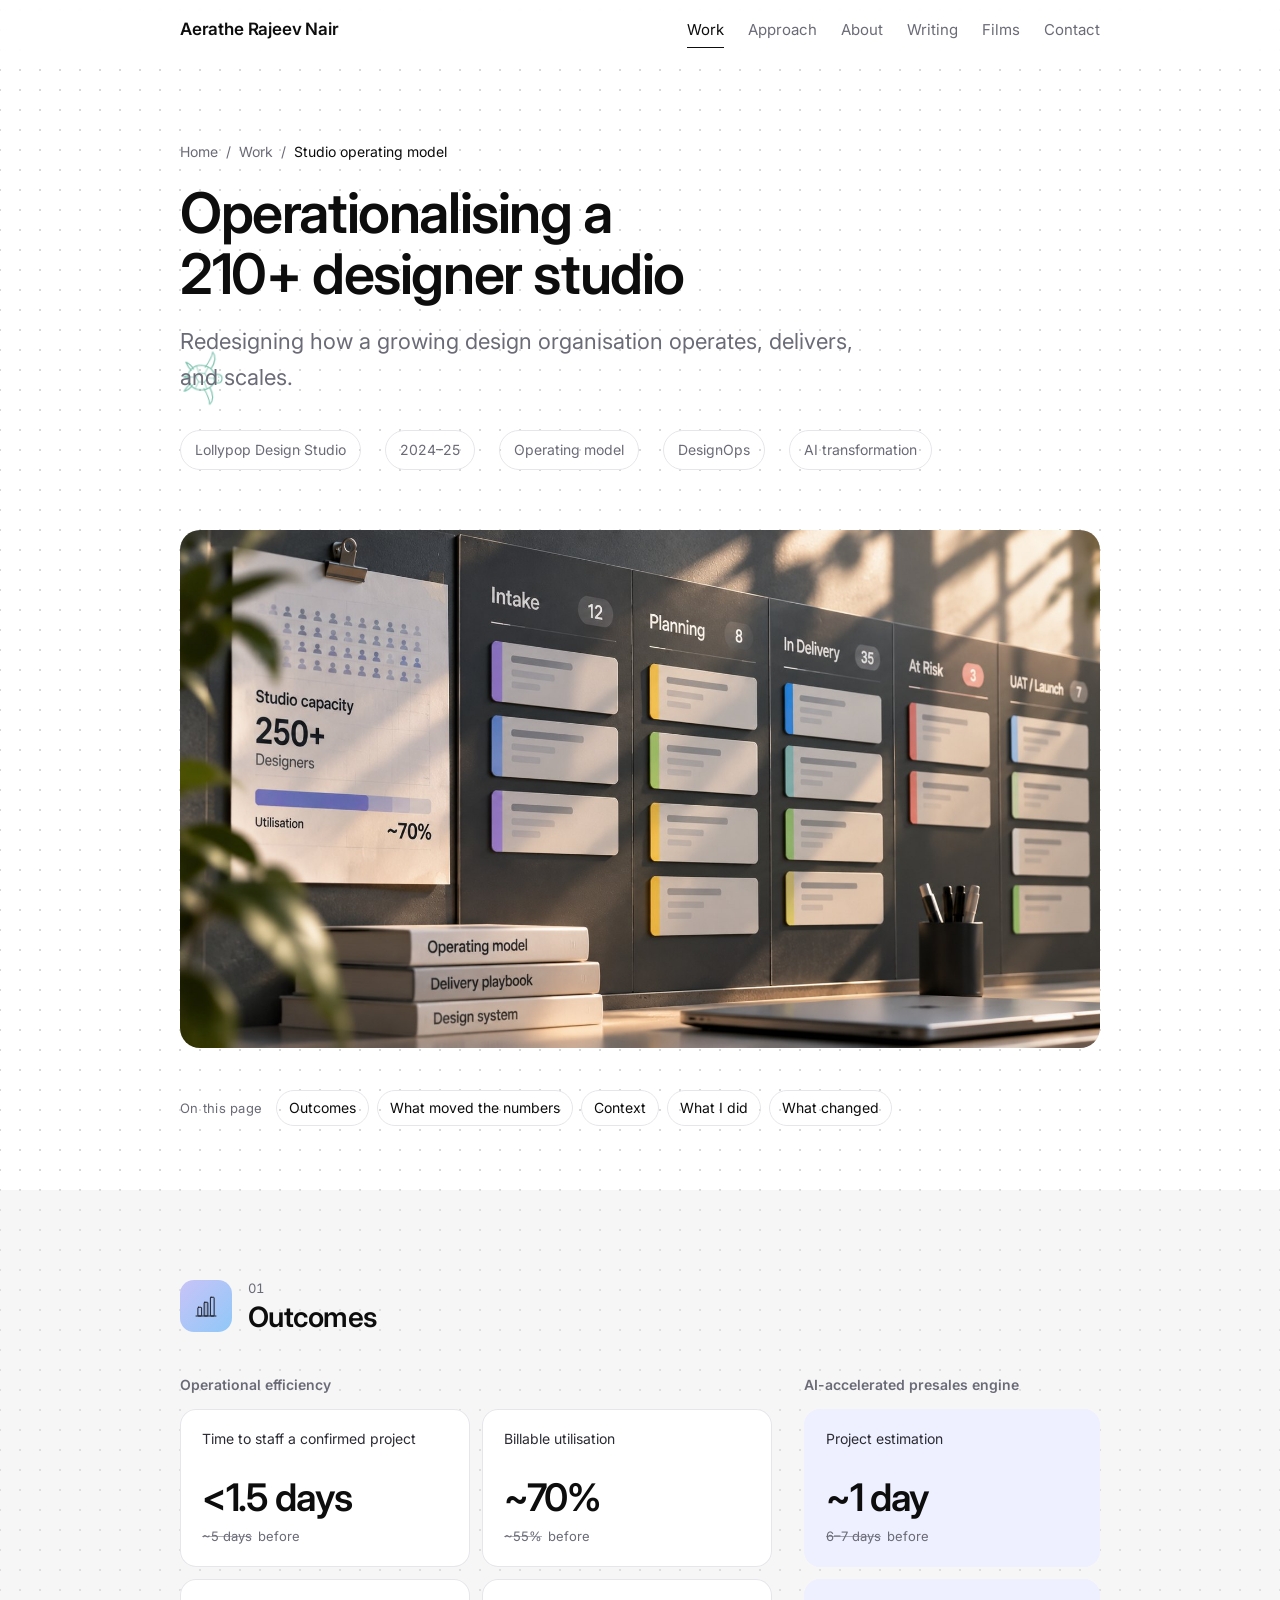
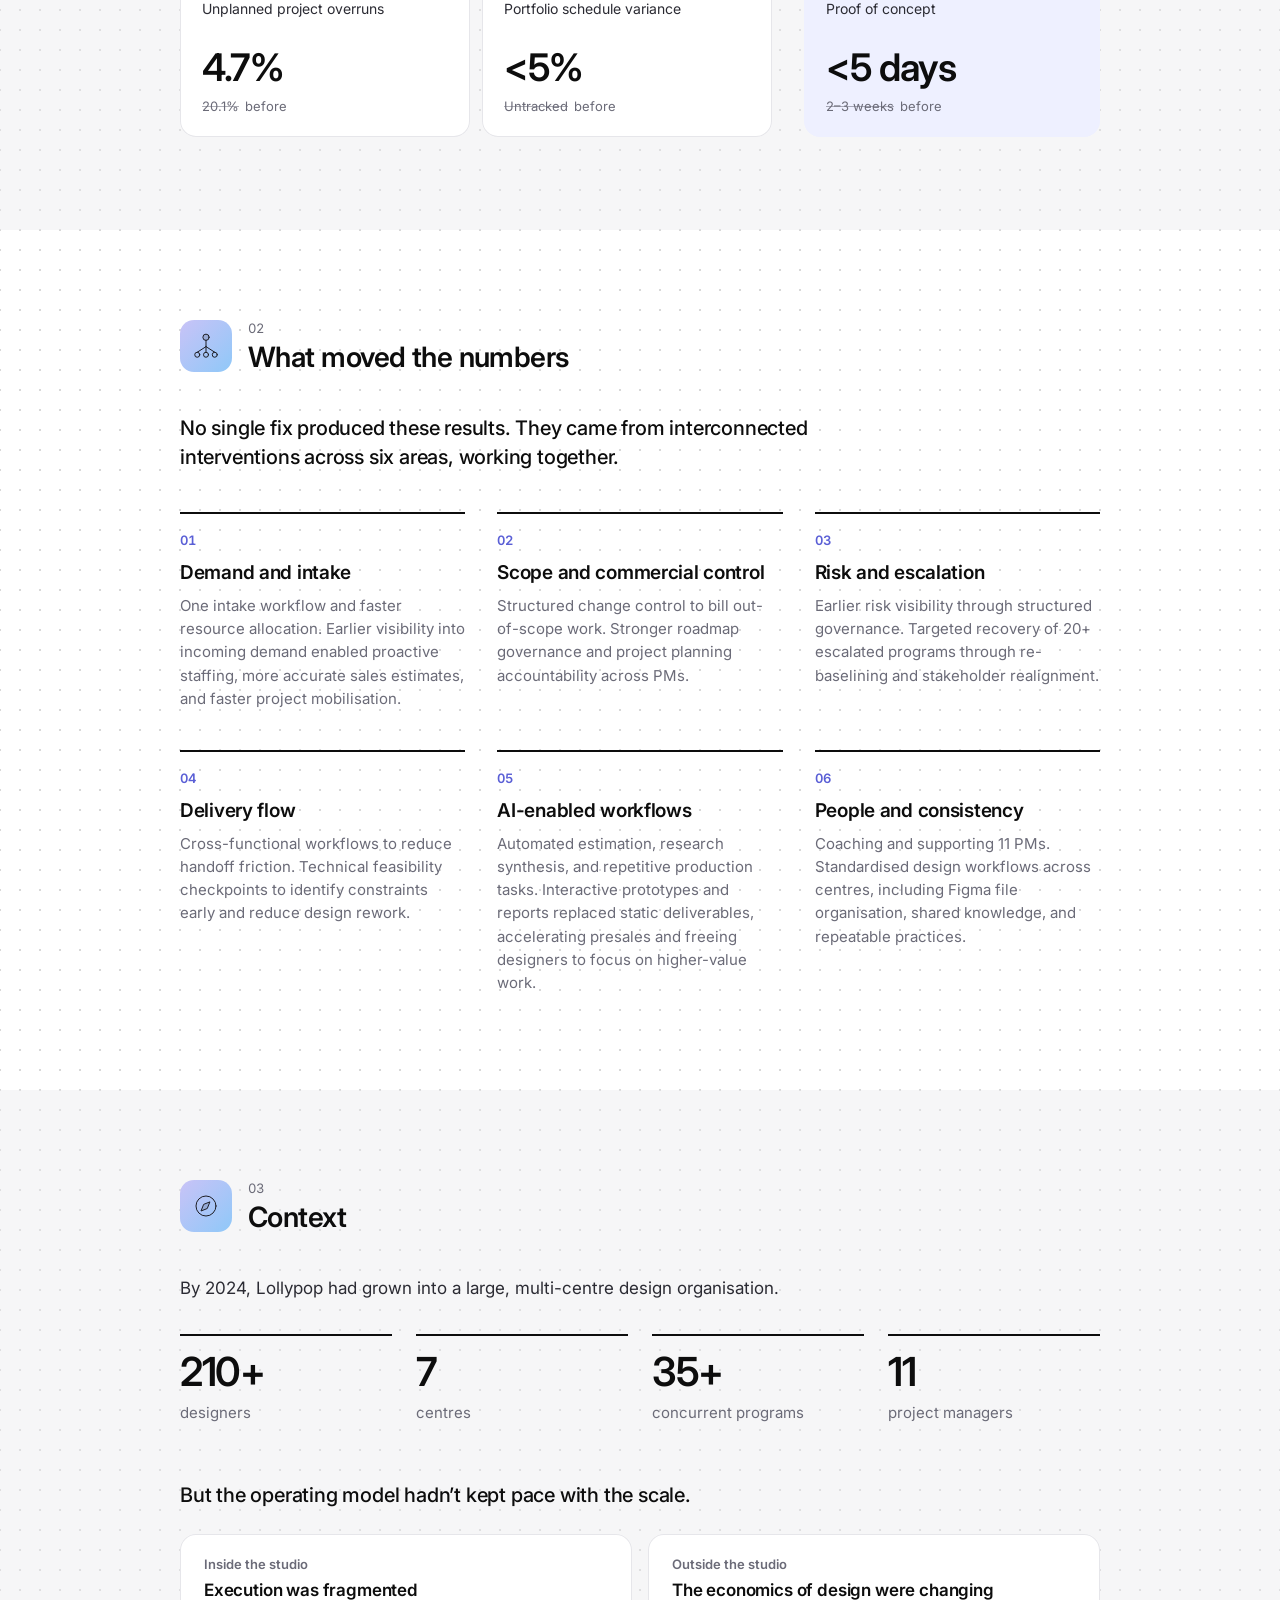
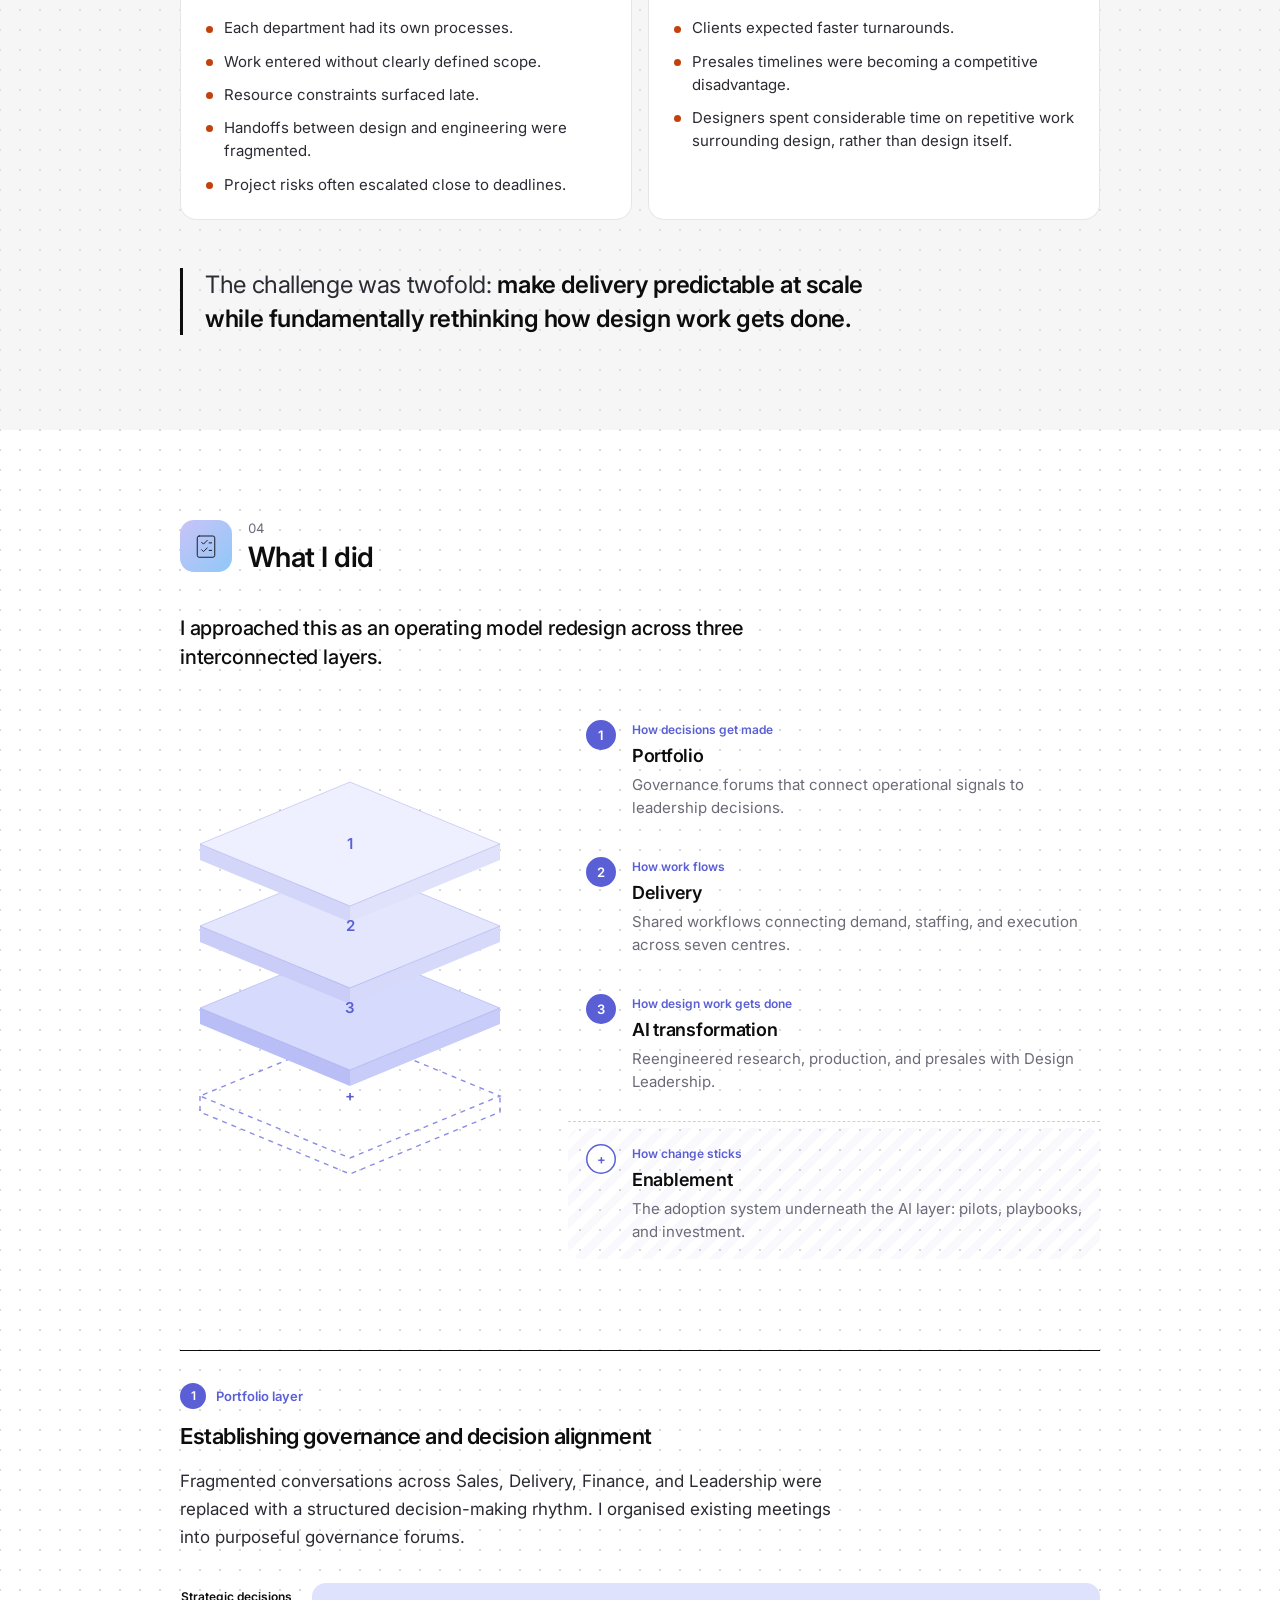
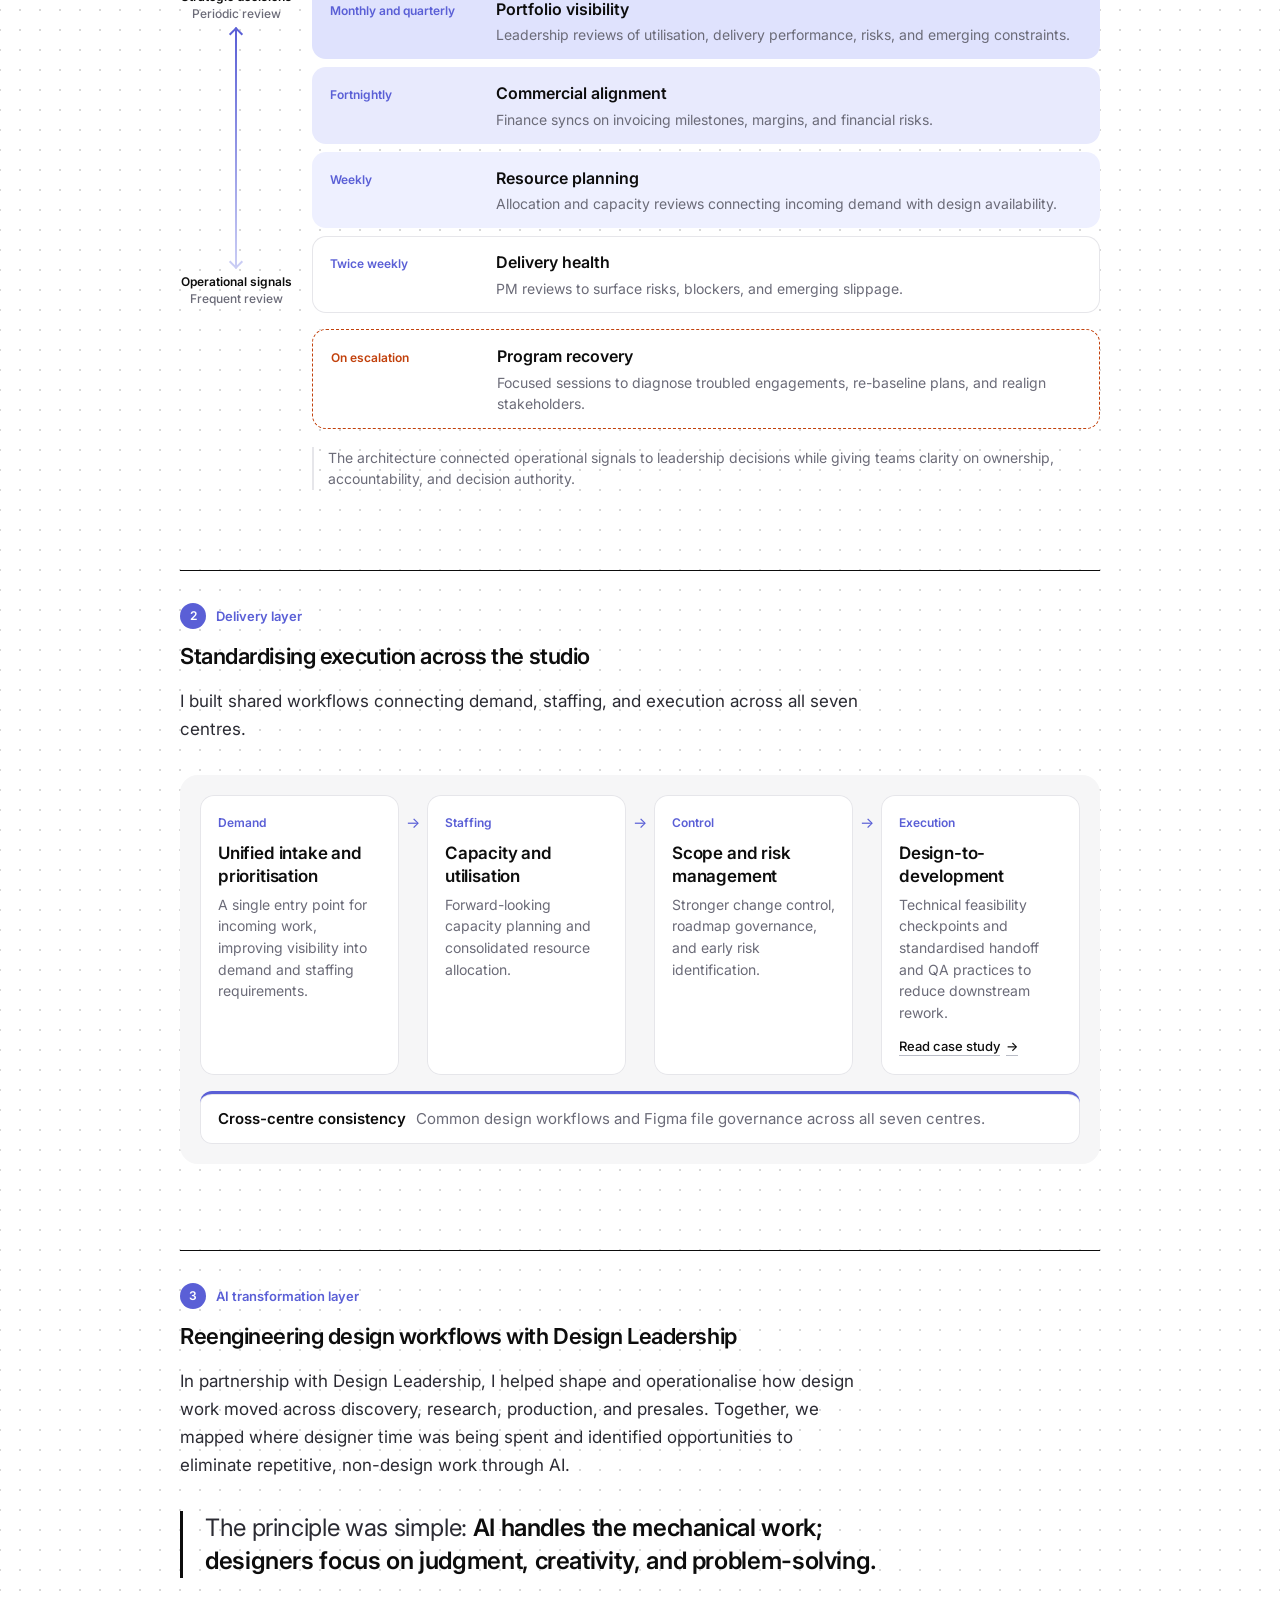
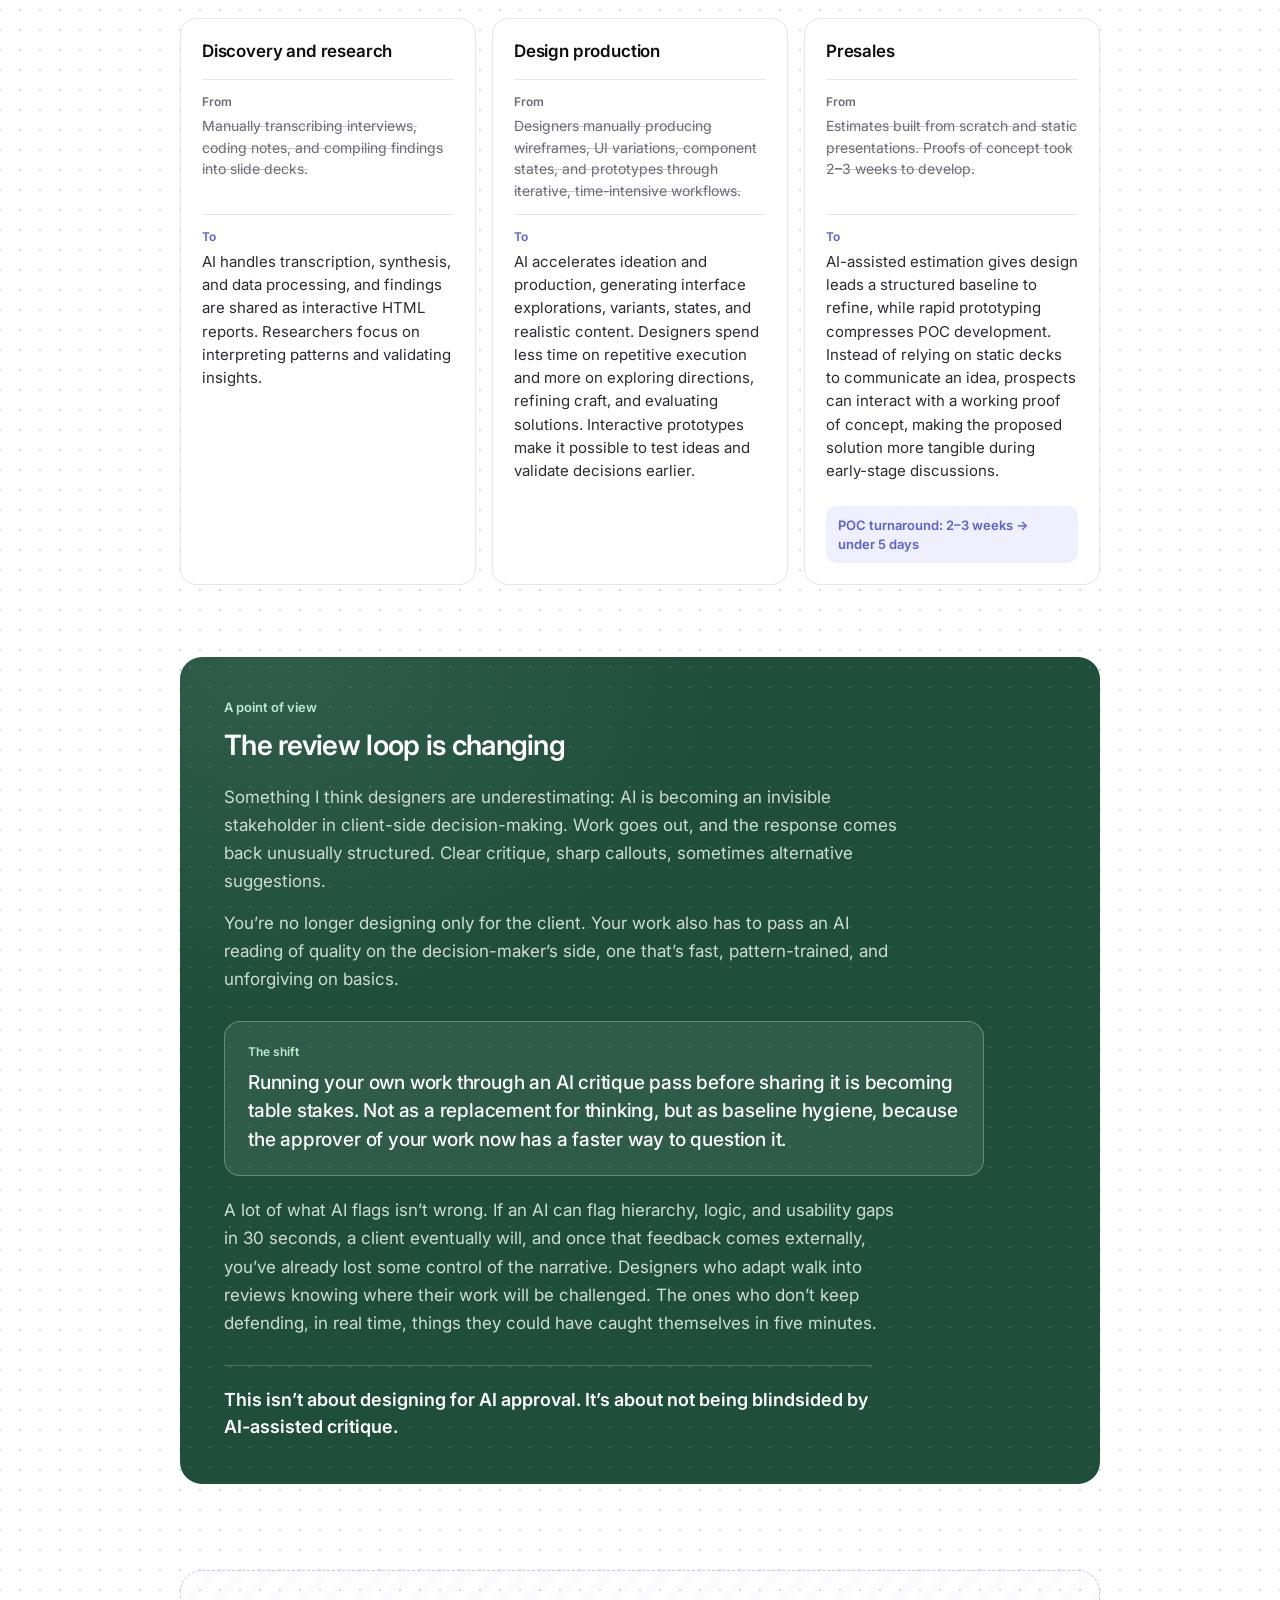
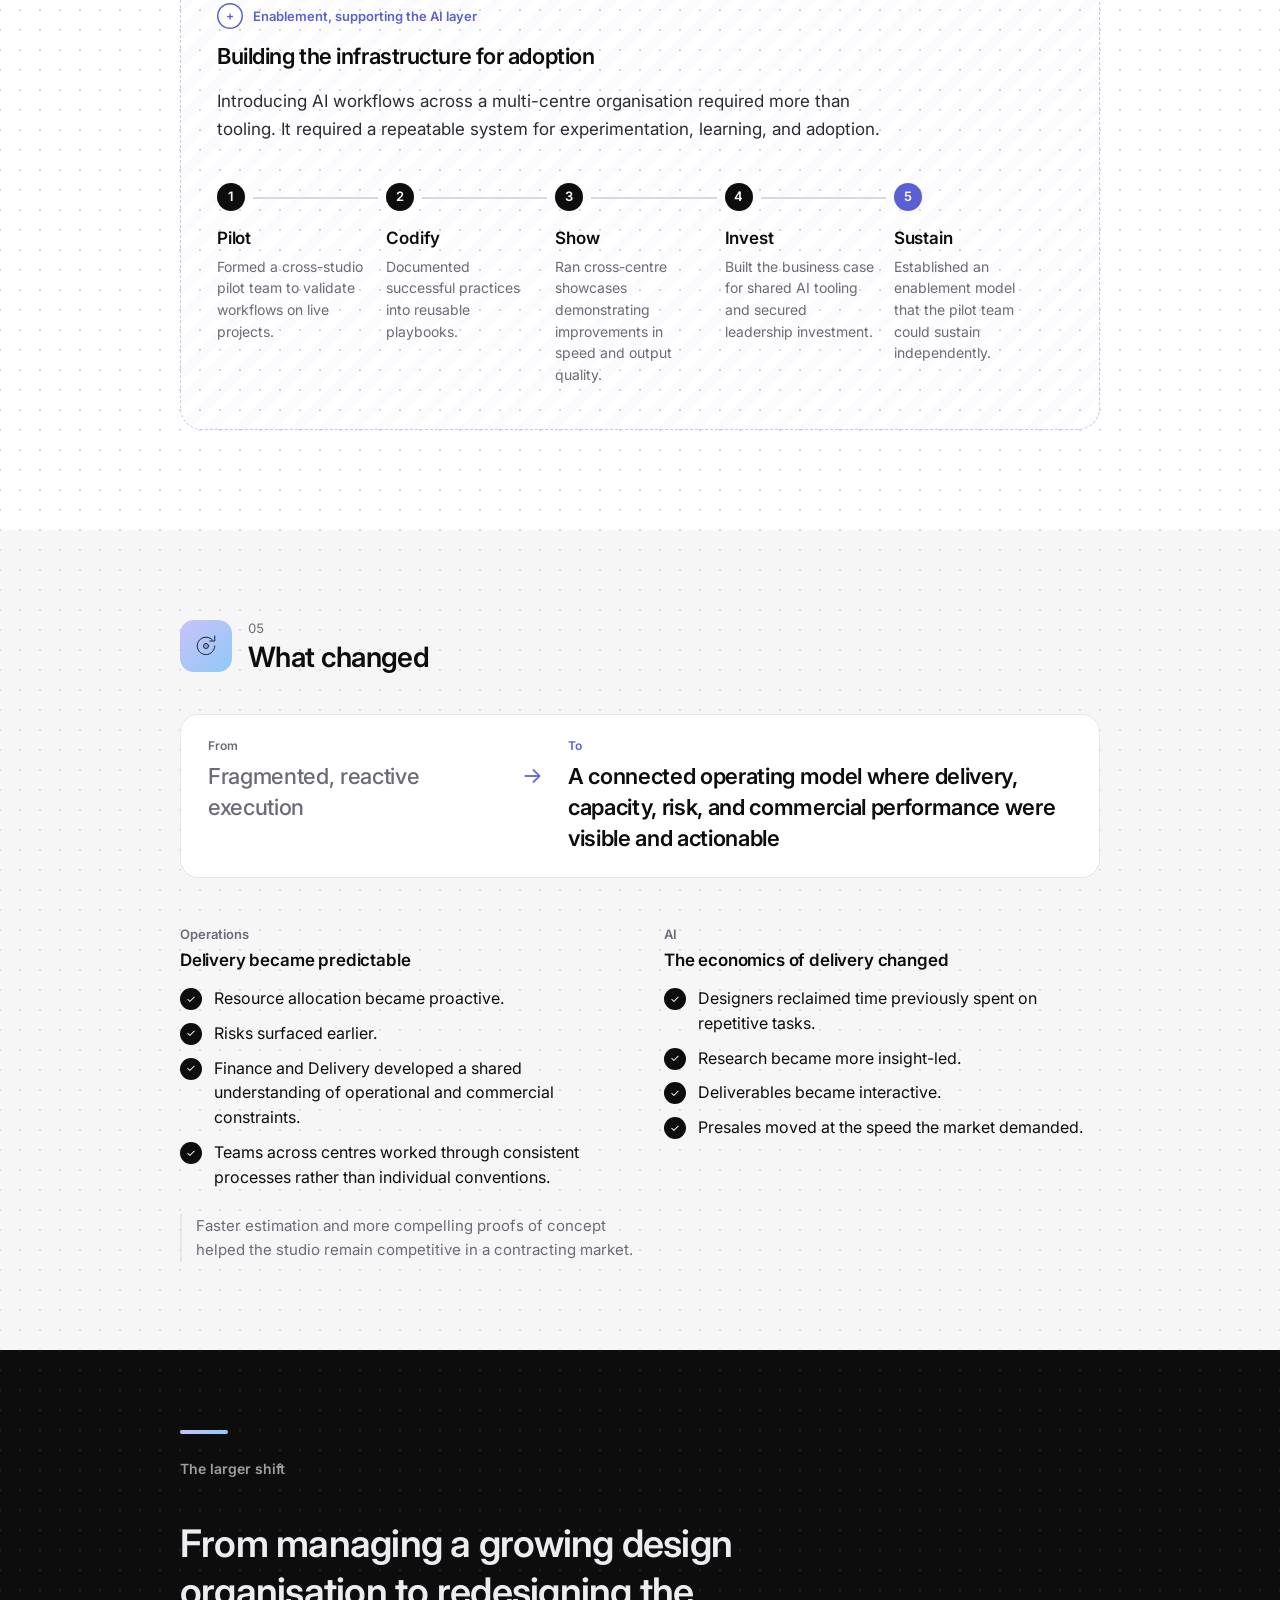
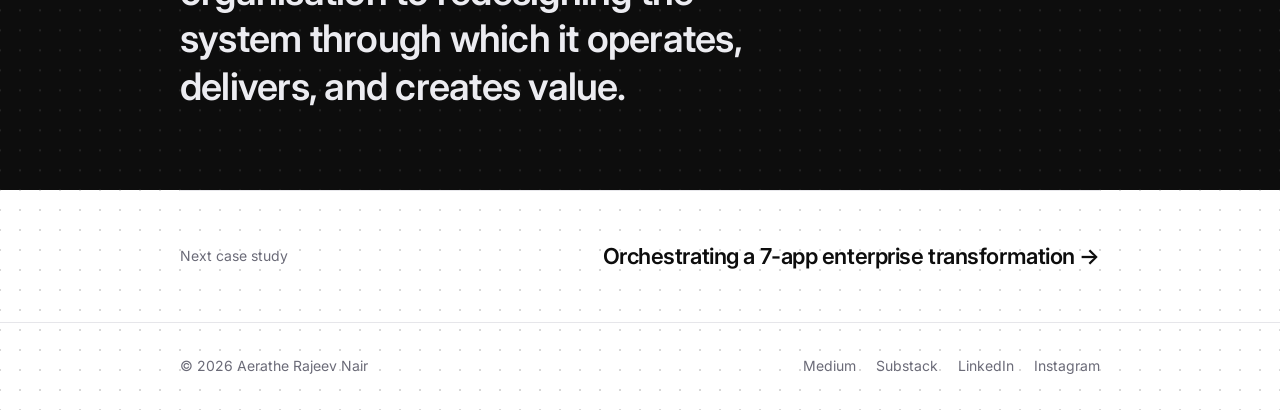
<file: studio.html>
<!doctype html>
<html lang="en" data-theme="light">
<head>
<meta charset="utf-8">
<meta name="color-scheme" content="light">
<meta name="viewport" content="width=device-width, initial-scale=1, viewport-fit=cover">
<title>Operationalising a 210+ designer studio · Aerathe Rajeev Nair</title>
<meta name="description" content="Program and portfolio leadership for design organisations.">
<link rel="icon" href="favicon.svg" type="image/svg+xml">
<meta property="og:type" content="website">
<meta property="og:title" content="Operationalising a 210+ designer studio · Aerathe Rajeev Nair">
<meta property="og:description" content="Program and portfolio leadership for design organisations.">
<meta name="twitter:card" content="summary_large_image">
<meta property="og:image" content="https://www.aeratheportfolio.in/og-image.jpg">
<meta property="og:image:width" content="1200">
<meta property="og:image:height" content="630">
<meta property="og:image:alt" content="Aerathe Rajeev Nair, Senior Program Manager, Product &amp; Design">
<meta property="og:site_name" content="Aerathe Rajeev Nair">
<meta name="twitter:image" content="https://www.aeratheportfolio.in/og-image.jpg">
<link rel="preconnect" href="https://fonts.googleapis.com">
<link rel="preconnect" href="https://fonts.gstatic.com" crossorigin>
<link rel="stylesheet" href="https://fonts.googleapis.com/css2?family=Inter:wght@400;500;600&display=swap">
<link rel="stylesheet" href="style.css">
</head>
<body class="page-case page-gz page-st" style="--c1:#c9c3f7;--c2:#9fb3f5;--c3:#8fc8f8;--hl:#eef0ff">
<a class="skip" href="#main">Skip to content</a>

<header class="site-header">
  <div class="wrap">
    <a class="brand" href="index.html">Aerathe Rajeev Nair</a>
    <button class="menu-btn" type="button" aria-expanded="false" aria-controls="site-nav"><span class="menu-icon" aria-hidden="true"></span><span class="sr-only">Menu</span></button>
    <nav class="nav" id="site-nav" aria-label="Main">
      <a href="index.html#work" aria-current="page">Work</a>
      <a href="problems.html">Approach</a>
      <a href="about.html">About</a>
      <a href="writing.html">Writing</a>
      <a href="index.html#films">Films</a>
      <a href="index.html#contact">Contact</a>
    </nav>
  </div>
  <div class="progress" aria-hidden="true"><span></span></div>
</header>

<main class="wrap" id="main">

  <div class="cs-hero">
    <nav class="crumbs" aria-label="Breadcrumb"><a href="index.html">Home</a><span aria-hidden="true">/</span><a href="index.html#work">Work</a><span aria-hidden="true">/</span><span aria-current="page">Studio operating model</span></nav>
    <h1>Operationalising a 210+ designer studio</h1>
    <p class="lede">Redesigning how a growing design organisation operates, delivers, and scales.</p>
    <div class="cs-meta"><span>Lollypop Design Studio</span><span>2024–25</span><span>Operating model</span><span>DesignOps</span><span>AI transformation</span></div>
  </div>

  <figure class="cover"><img src="img/cover-studio.jpg" alt="Studio operating model"></figure>

  <nav class="onpage" aria-label="On this page"><span class="label">On this page</span><a href="#outcomes">Outcomes</a><a href="#drivers">What moved the numbers</a><a href="#context">Context</a><a href="#what-i-did">What I did</a><a href="#changed">What changed</a></nav>

  <!-- 01 PROOF -->
  <div class="gz band band-soft" id="outcomes">
    <div class="sec-head"><span class="sec-ill"><svg viewBox="0 0 48 48" aria-hidden="true"><g fill="none" stroke="currentColor" stroke-width="1.6" stroke-linecap="round" stroke-linejoin="round"><path d="M8 40h32"/><rect x="11" y="26" width="6" height="14" rx="1"/><rect x="21" y="18" width="6" height="22" rx="1" class="f"/><rect x="31" y="10" width="6" height="30" rx="1"/></g></svg></span><div><span class="sec-n">01</span><h2>Outcomes</h2></div></div>
    <div class="st-metrics st-art">
      <div class="mt-g"><p class="mt-t">Operational efficiency</p><ul><li><span class="mt-l">Time to staff a confirmed project</span><b>&lt;1.5 days</b><span class="mt-from"><s>~5 days</s> before</span></li><li><span class="mt-l">Billable utilisation</span><b>~70%</b><span class="mt-from"><s>~55%</s> before</span></li><li><span class="mt-l">Unplanned project overruns</span><b>4.7%</b><span class="mt-from"><s>20.1%</s> before</span></li><li><span class="mt-l">Portfolio schedule variance</span><b>&lt;5%</b><span class="mt-from"><s>Untracked</s> before</span></li></ul></div>
      <div class="mt-g mt-ai"><p class="mt-t">AI-accelerated presales engine</p><ul><li><span class="mt-l">Project estimation</span><b>~1 day</b><span class="mt-from"><s>6–7 days</s> before</span></li><li><span class="mt-l">Proof of concept</span><b>&lt;5 days</b><span class="mt-from"><s>2–3 weeks</s> before</span></li></ul></div>
    </div>
  </div>

  <!-- 02 CAUSE -->
  <div class="gz" id="drivers">
    <div class="sec-head"><span class="sec-ill"><svg viewBox="0 0 48 48" aria-hidden="true"><g fill="none" stroke="currentColor" stroke-width="1.6" stroke-linecap="round" stroke-linejoin="round"><circle cx="24" cy="10" r="5" class="f"/><circle cx="10" cy="38" r="4"/><circle cx="24" cy="38" r="4"/><circle cx="38" cy="38" r="4"/><path d="M24 15v10M24 25L10 34M24 25v9M24 25l14 9"/></g></svg></span><div><span class="sec-n">02</span><h2>What moved the numbers</h2></div></div>
    <p class="gz-body-lead">No single fix produced these results. They came from interconnected interventions across six areas, working together.</p>
    <ol class="st-levers st-art"><li><span class="lv-n">01</span><h3>Demand and intake</h3><p>One intake workflow and faster resource allocation. Earlier visibility into incoming demand enabled proactive staffing, more accurate sales estimates, and faster project mobilisation.</p></li><li><span class="lv-n">02</span><h3>Scope and commercial control</h3><p>Structured change control to bill out-of-scope work. Stronger roadmap governance and project planning accountability across PMs.</p></li><li><span class="lv-n">03</span><h3>Risk and escalation</h3><p>Earlier risk visibility through structured governance. Targeted recovery of 20+ escalated programs through re-baselining and stakeholder realignment.</p></li><li><span class="lv-n">04</span><h3>Delivery flow</h3><p>Cross-functional workflows to reduce handoff friction. Technical feasibility checkpoints to identify constraints early and reduce design rework.</p></li><li><span class="lv-n">05</span><h3>AI-enabled workflows</h3><p>Automated estimation, research synthesis, and repetitive production tasks. Interactive prototypes and reports replaced static deliverables, accelerating presales and freeing designers to focus on higher-value work.</p></li><li><span class="lv-n">06</span><h3>People and consistency</h3><p>Coaching and supporting 11 PMs. Standardised design workflows across centres, including Figma file organisation, shared knowledge, and repeatable practices.</p></li></ol>
  </div>

  <!-- 03 TENSION -->
  <div class="gz band band-soft" id="context">
    <div class="sec-head"><span class="sec-ill"><svg viewBox="0 0 48 48" aria-hidden="true"><g fill="none" stroke="currentColor" stroke-width="1.6" stroke-linecap="round" stroke-linejoin="round"><circle cx="24" cy="24" r="16"/><path d="M30 18l-4 10-10 4 4-10z" class="f"/></g></svg></span><div><span class="sec-n">03</span><h2>Context</h2></div></div>
    <div class="gz-body"><p>By 2024, Lollypop had grown into a large, multi-centre design organisation.</p></div>
    <ul class="gz-figs st-scale">
      <li><b>210+</b><span>designers</span></li>
      <li><b>7</b><span>centres</span></li>
      <li><b>35+</b><span>concurrent programs</span></li>
      <li><b>11</b><span>project managers</span></li>
    </ul>
    <p class="gz-body-lead st-turn">But the operating model hadn&rsquo;t kept pace with the scale.</p>
    <div class="st-forces st-art">
      <div class="fc">
        <p class="fc-t"><span>Inside the studio</span>Execution was fragmented</p>
        <ul>
          <li>Each department had its own processes.</li>
          <li>Work entered without clearly defined scope.</li>
          <li>Resource constraints surfaced late.</li>
          <li>Handoffs between design and engineering were fragmented.</li>
          <li>Project risks often escalated close to deadlines.</li>
        </ul>
      </div>
      <div class="fc">
        <p class="fc-t"><span>Outside the studio</span>The economics of design were changing</p>
        <ul>
          <li>Clients expected faster turnarounds.</li>
          <li>Presales timelines were becoming a competitive disadvantage.</li>
          <li>Designers spent considerable time on repetitive work surrounding design, rather than design itself.</li>
        </ul>
      </div>
    </div>
    <p class="gz-key">The challenge was twofold: <strong>make delivery predictable at scale while fundamentally rethinking how design work gets done.</strong></p>
  </div>

  <!-- 04 MECHANISM -->
  <div class="gz" id="what-i-did">
    <div class="sec-head"><span class="sec-ill"><svg viewBox="0 0 48 48" aria-hidden="true"><g fill="none" stroke="currentColor" stroke-width="1.6" stroke-linecap="round" stroke-linejoin="round"><rect x="10" y="8" width="28" height="34" rx="3"/><path d="M17 18l3 3 6-6M17 30l3 3 6-6M29 19h4M29 31h4"/></g></svg></span><div><span class="sec-n">04</span><h2>What I did</h2></div></div>
    <p class="gz-body-lead">I approached this as an operating model redesign across three interconnected layers.</p>
    <figure class="st-stack st-art" aria-label="Three layers of the operating model, with enablement underneath">
      <div class="sk-art"><svg class="ly-svg" viewBox="0 0 340 420" aria-hidden="true"><g class="sl-dash"><polygon points="170,262 320,324 170,386 20,324"/><polyline points="20,324 20,340 170,402 320,340 320,324"/></g><g><polygon points="20,236 170,298 170,314 20,252" fill="#b9bff6"/><polygon points="170,298 320,236 320,252 170,314" fill="#c7ccf9"/><polygon points="170,174 320,236 170,298 20,236" fill="#d6dafc" class="sl-top"/></g><g><polygon points="20,154 170,216 170,232 20,170" fill="#c9cdf7"/><polygon points="170,216 320,154 320,170 170,232" fill="#d6d9fa"/><polygon points="170,92 320,154 170,216 20,154" fill="#e3e6fd" class="sl-top"/></g><g><polygon points="20,72 170,134 170,150 20,88" fill="#d3d6f8"/><polygon points="170,134 320,72 320,88 170,150" fill="#e0e2fb"/><polygon points="170,10 320,72 170,134 20,72" fill="#eef0ff" class="sl-top"/></g><text x="170" y="77" class="sl-n">1</text><text x="170" y="159" class="sl-n">2</text><text x="170" y="241" class="sl-n">3</text><text x="170" y="329" class="sl-n">+</text></svg></div>
      <ol class="sk-list">
        <li><a href="#portfolio"><span class="ly-n">1</span><div><em>How decisions get made</em><b>Portfolio</b><p>Governance forums that connect operational signals to leadership decisions.</p></div></a></li>
        <li><a href="#delivery"><span class="ly-n">2</span><div><em>How work flows</em><b>Delivery</b><p>Shared workflows connecting demand, staffing, and execution across seven centres.</p></div></a></li>
        <li><a href="#ai"><span class="ly-n">3</span><div><em>How design work gets done</em><b>AI transformation</b><p>Reengineered research, production, and presales with Design Leadership.</p></div></a></li>
        <li class="sk-base"><a href="#enablement"><span class="ly-n">+</span><div><em>How change sticks</em><b>Enablement</b><p>The adoption system underneath the AI layer: pilots, playbooks, and investment.</p></div></a></li>
      </ol>
    </figure>


    <div class="st-layer" id="portfolio">
      <p class="ly-tag"><span>1</span>Portfolio layer</p>
      <h3 class="gz-h3">Establishing governance and decision alignment</h3>
      <div class="gz-body"><p>Fragmented conversations across Sales, Delivery, Finance, and Leadership were replaced with a structured decision-making rhythm. I organised existing meetings into purposeful governance forums.</p></div>
      <figure class="st-ladder st-art" aria-label="Governance forums, from fastest cadence to biggest decisions">
        <div class="ld-axis" aria-hidden="true"><span><b>Strategic decisions</b>Periodic review</span><i></i><span><b>Operational signals</b>Frequent review</span></div>
        <ol class="ld-rungs">
          <li><em>Monthly and quarterly</em><b>Portfolio visibility</b><p>Leadership reviews of utilisation, delivery performance, risks, and emerging constraints.</p></li>
          <li><em>Fortnightly</em><b>Commercial alignment</b><p>Finance syncs on invoicing milestones, margins, and financial risks.</p></li>
          <li><em>Weekly</em><b>Resource planning</b><p>Allocation and capacity reviews connecting incoming demand with design availability.</p></li>
          <li><em>Twice weekly</em><b>Delivery health</b><p>PM reviews to surface risks, blockers, and emerging slippage.</p></li>
        </ol>
        <div class="ld-side"><em>On escalation</em><b>Program recovery</b><p>Focused sessions to diagnose troubled engagements, re-baseline plans, and realign stakeholders.</p></div>
        <figcaption>The architecture connected operational signals to leadership decisions while giving teams clarity on ownership, accountability, and decision authority.</figcaption>
      </figure>
    </div>

    <div class="st-layer" id="delivery">
      <p class="ly-tag"><span>2</span>Delivery layer</p>
      <h3 class="gz-h3">Standardising execution across the studio</h3>
      <div class="gz-body"><p>I built shared workflows connecting demand, staffing, and execution across all seven centres.</p></div>
      <figure class="st-flow st-art" aria-label="Shared delivery workflow from demand to execution">
        <ol>
          <li><span>Demand</span><h4>Unified intake and prioritisation</h4><p>A single entry point for incoming work, improving visibility into demand and staffing requirements.</p></li>
          <li><span>Staffing</span><h4>Capacity and utilisation</h4><p>Forward-looking capacity planning and consolidated resource allocation.</p></li>
          <li><span>Control</span><h4>Scope and risk management</h4><p>Stronger change control, roadmap governance, and early risk identification.</p></li>
          <li><span>Execution</span><h4>Design-to-development</h4><p>Technical feasibility checkpoints and standardised handoff and QA practices to reduce downstream rework.</p><a class="tl-cta" href="gates.html">Read case study <span aria-hidden="true">→</span></a></li>
        </ol>
        <p class="fl-base"><b>Cross-centre consistency</b> Common design workflows and Figma file governance across all seven centres.</p>
      </figure>
    </div>

    <div class="st-layer" id="ai">
      <p class="ly-tag"><span>3</span>AI transformation layer</p>
      <h3 class="gz-h3">Reengineering design workflows with Design Leadership</h3>
      <div class="gz-body"><p>In partnership with Design Leadership, I helped shape and operationalise how design work moved across discovery, research, production, and presales. Together, we mapped where designer time was being spent and identified opportunities to eliminate repetitive, non-design work through AI.</p></div>
      <p class="gz-key">The principle was simple: <strong>AI handles the mechanical work; designers focus on judgment, creativity, and problem-solving.</strong></p>
      <ul class="st-stages st-art"><li><h3>Discovery and research</h3><div class="sg-from"><span>From</span><p>Manually transcribing interviews, coding notes, and compiling findings into slide decks.</p></div><div class="sg-to"><span>To</span><p>AI handles transcription, synthesis, and data processing, and findings are shared as interactive HTML reports. Researchers focus on interpreting patterns and validating insights.</p></div><span aria-hidden="true"></span></li><li><h3>Design production</h3><div class="sg-from"><span>From</span><p>Designers manually producing wireframes, UI variations, component states, and prototypes through iterative, time-intensive workflows.</p></div><div class="sg-to"><span>To</span><p>AI accelerates ideation and production, generating interface explorations, variants, states, and realistic content. Designers spend less time on repetitive execution and more on exploring directions, refining craft, and evaluating solutions. Interactive prototypes make it possible to test ideas and validate decisions earlier.</p></div><span aria-hidden="true"></span></li><li><h3>Presales</h3><div class="sg-from"><span>From</span><p>Estimates built from scratch and static presentations. Proofs of concept took 2–3 weeks to develop.</p></div><div class="sg-to"><span>To</span><p>AI-assisted estimation gives design leads a structured baseline to refine, while rapid prototyping compresses POC development. Instead of relying on static decks to communicate an idea, prospects can interact with a working proof of concept, making the proposed solution more tangible during early-stage discussions.</p></div><p class="sg-tag">POC turnaround: 2–3 weeks → under 5 days</p></li></ul>
    </div>

    <aside class="st-pov st-art" aria-labelledby="pov-t">
      <p class="pov-k">A point of view</p>
      <h3 class="gz-h3" id="pov-t">The review loop is changing</h3>
      <div class="pov-body">
        <p>Something I think designers are underestimating: AI is becoming an invisible stakeholder in client-side decision-making. Work goes out, and the response comes back unusually structured. Clear critique, sharp callouts, sometimes alternative suggestions.</p>
        <p>You&rsquo;re no longer designing only for the client. Your work also has to pass an AI reading of quality on the decision-maker&rsquo;s side, one that&rsquo;s fast, pattern-trained, and unforgiving on basics.</p>
      </div>
      <p class="pov-shift"><span>The shift</span>Running your own work through an AI critique pass before sharing it is becoming table stakes. Not as a replacement for thinking, but as baseline hygiene, because the approver of your work now has a faster way to question it.</p>
      <div class="pov-body">
        <p>A lot of what AI flags isn&rsquo;t wrong. If an AI can flag hierarchy, logic, and usability gaps in 30 seconds, a client eventually will, and once that feedback comes externally, you&rsquo;ve already lost some control of the narrative. Designers who adapt walk into reviews knowing where their work will be challenged. The ones who don&rsquo;t keep defending, in real time, things they could have caught themselves in five minutes.</p>
      </div>
      <p class="pov-end">This isn&rsquo;t about designing for AI approval. It&rsquo;s about not being blindsided by AI-assisted critique.</p>
    </aside>

    <div class="st-layer" id="enablement">
      <p class="ly-tag"><span>+</span>Enablement, supporting the AI layer</p>
      <h3 class="gz-h3">Building the infrastructure for adoption</h3>
      <div class="gz-body"><p>Introducing AI workflows across a multi-centre organisation required more than tooling. It required a repeatable system for experimentation, learning, and adoption.</p></div>
      <ol class="st-steps st-art"><li><span class="sp-n">1</span><h3>Pilot</h3><p>Formed a cross-studio pilot team to validate workflows on live projects.</p></li><li><span class="sp-n">2</span><h3>Codify</h3><p>Documented successful practices into reusable playbooks.</p></li><li><span class="sp-n">3</span><h3>Show</h3><p>Ran cross-centre showcases demonstrating improvements in speed and output quality.</p></li><li><span class="sp-n">4</span><h3>Invest</h3><p>Built the business case for shared AI tooling and secured leadership investment.</p></li><li><span class="sp-n">5</span><h3>Sustain</h3><p>Established an enablement model that the pilot team could sustain independently.</p></li></ol>
    </div>
  </div>


  <!-- 05 AFTER -->
  <div class="gz band band-soft" id="changed">
    <div class="sec-head"><span class="sec-ill"><svg viewBox="0 0 48 48" aria-hidden="true"><g fill="none" stroke="currentColor" stroke-width="1.6" stroke-linecap="round" stroke-linejoin="round"><path d="M38 24a14 14 0 1 1-4-10"/><path d="M38 8v8h-8"/><circle cx="24" cy="24" r="4" class="f"/></g></svg></span><div><span class="sec-n">05</span><h2>What changed</h2></div></div>
    <div class="st-shift st-art" aria-label="The overall shift">
      <p><span>From</span>Fragmented, reactive execution</p>
      <i aria-hidden="true">→</i>
      <p><span>To</span>A connected operating model where delivery, capacity, risk, and commercial performance were visible and actionable</p>
    </div>
    <div class="st-changes st-art">
      <div>
        <p class="fc-t"><span>Operations</span>Delivery became predictable</p>
        <ul class="gz-ticks">
          <li><i>✓</i>Resource allocation became proactive.</li>
          <li><i>✓</i>Risks surfaced earlier.</li>
          <li><i>✓</i>Finance and Delivery developed a shared understanding of operational and commercial constraints.</li>
          <li><i>✓</i>Teams across centres worked through consistent processes rather than individual conventions.</li>
        </ul>
      </div>
      <div>
        <p class="fc-t"><span>AI</span>The economics of delivery changed</p>
        <ul class="gz-ticks">
          <li><i>✓</i>Designers reclaimed time previously spent on repetitive tasks.</li>
          <li><i>✓</i>Research became more insight-led.</li>
          <li><i>✓</i>Deliverables became interactive.</li>
          <li><i>✓</i>Presales moved at the speed the market demanded.</li>
        </ul>
      </div>
    </div>
    <p class="gz-note st-after">Faster estimation and more compelling proofs of concept helped the studio remain competitive in a contracting market.</p>
  </div>

  <div class="cs-section band band-dark case-closing">
    <p class="closing-k">The larger shift</p>
    <p class="closing">From managing a growing design organisation to redesigning the system through which it operates, delivers, and creates value.</p>
  </div>

  <a class="next" href="jk-cement.html"><span>Next case study</span><strong>Orchestrating a 7-app enterprise transformation →</strong></a>

</main>

<footer>
  <div class="wrap">
    <span>© 2026 Aerathe Rajeev Nair</span>
    <span class="socials"><a href="https://aerathe.medium.com/" target="_blank" rel="noopener">Medium</a><a href="https://aerathe.substack.com/" target="_blank" rel="noopener">Substack</a><a href="https://www.linkedin.com/in/aeratherajeev/" target="_blank" rel="noopener">LinkedIn</a><a href="https://www.instagram.com/oceansaerathe/" target="_blank" rel="noopener">Instagram</a></span>
  </div>
</footer>
<script src="site.js" defer></script>
</body>
</html>
</file>
<file: style.css>
/* Layout: single reading column (680px), wider rail (920px) for tables, tree and work list. Type and white space do the work. */
:root {
  --bg: #ffffff;
  --fg: #0d0d0d;
  --muted: #6b6b78;
  --line: #e6e6ea;
  --soft: #f6f6f7;
  --btn-fg: #ffffff;
  --font: "Inter", ui-sans-serif, system-ui, -apple-system, "Segoe UI", Roboto, sans-serif;
  --read: 680px;
  --wide: 920px;
}
@media (prefers-color-scheme: dark) {
  :root:not([data-theme="light"]) {
    --bg: #0d0d0d; --fg: #ececf1; --muted: #9d9daa; --line: #2a2a2f; --soft: #161618; --btn-fg: #0d0d0d;
    color-scheme: dark;
  }
}
:root[data-theme="dark"] {
  --bg: #0d0d0d; --fg: #ececf1; --muted: #9d9daa; --line: #2a2a2f; --soft: #161618; --btn-fg: #0d0d0d;
  color-scheme: dark;
}

* { box-sizing: border-box; }
[hidden] { display: none !important; }
html { -webkit-text-size-adjust: 100%; }
body {
  margin: 0;
  background: var(--bg);
  color: var(--fg);
  font-family: var(--font);
  font-size: 17px;
  line-height: 1.6;
  -webkit-font-smoothing: antialiased;
}
a { color: inherit; text-underline-offset: 3px; text-decoration-thickness: 1px; }
a:focus-visible, button:focus-visible { outline: 2px solid var(--fg); outline-offset: 3px; border-radius: 4px; }
img { max-width: 100%; height: auto; }

.wrap {
  max-width: calc(var(--wide) + 48px);
  margin: 0 auto;
  padding-left: max(24px, env(safe-area-inset-left, 0px));
  padding-right: max(24px, env(safe-area-inset-right, 0px));
}
.read { max-width: var(--read); }

/* Header */
.site-header { border-bottom: 1px solid var(--line); }
.site-header .wrap { display: flex; align-items: center; justify-content: space-between; gap: 16px; padding-block: 18px; flex-wrap: wrap; }
.brand { font-weight: 600; text-decoration: none; letter-spacing: -0.01em; }
.nav { display: flex; gap: 24px; font-size: 15px; }
.nav a { text-decoration: none; color: var(--muted); }
.nav a:hover { color: var(--fg); }

/* Type */
h1, h2, h3 { font-weight: 600; letter-spacing: -0.025em; text-wrap: balance; margin: 0; }
h1 { font-size: clamp(36px, 6vw, 56px); line-height: 1.08; }
h2 { font-size: clamp(26px, 3.4vw, 32px); line-height: 1.2; }
h3 { font-size: 19px; line-height: 1.35; letter-spacing: -0.01em; }
p { margin: 0; }
.lede { font-size: clamp(19px, 2.2vw, 22px); line-height: 1.5; color: var(--muted); }
.muted { color: var(--muted); }
.label { font-size: 13px; color: var(--muted); letter-spacing: 0.02em; }
.stack { display: flex; flex-direction: column; gap: 16px; }
.stack-lg { display: flex; flex-direction: column; gap: 28px; }

/* Sections */
section { padding-block: 88px; border-top: 1px solid var(--line); }
section:first-of-type { border-top: 0; }
.section-head { display: flex; flex-direction: column; gap: 10px; margin-bottom: 40px; }

/* Hero */
.hero { padding-block: 96px 80px; }
.hero h1 { max-width: 15ch; }
.hero .lede { max-width: 560px; margin-top: 24px; }
.proof { display: grid; grid-template-columns: repeat(3, minmax(0, 1fr)); gap: 32px; margin-top: 56px; padding-top: 32px; border-top: 1px solid var(--line); max-width: var(--wide); }
.proof strong { display: block; font-size: clamp(26px, 3.6vw, 36px); font-weight: 600; letter-spacing: -0.03em; line-height: 1.1; font-variant-numeric: tabular-nums; }
.proof span { display: block; margin-top: 8px; font-size: 15px; color: var(--muted); }
.actions { display: flex; gap: 12px; flex-wrap: wrap; margin-top: 40px; }
.btn { display: inline-flex; align-items: center; gap: 8px; padding: 11px 20px; border-radius: 999px; font: 500 15px/1 var(--font); text-decoration: none; border: 1px solid var(--fg); cursor: pointer; }
.btn-primary { background: var(--fg); color: var(--btn-fg); }
.btn-secondary { background: transparent; color: var(--fg); border-color: var(--line); }
.btn-secondary:hover { border-color: var(--fg); }

/* Work list */
.work { list-style: none; margin: 0; padding: 0; border-top: 1px solid var(--line); max-width: var(--wide); }
.work li { border-bottom: 1px solid var(--line); }
.work a { display: grid; grid-template-columns: minmax(0, 1fr) auto; gap: 8px 32px; padding-block: 28px; text-decoration: none; }
.work h3 { font-size: 21px; }
.work p { color: var(--muted); grid-column: 1; }
.work .meta { grid-column: 2; grid-row: 1 / span 2; text-align: right; font-size: 14px; color: var(--muted); white-space: nowrap; }
.work a:hover h3 { text-decoration: underline; text-decoration-thickness: 1px; text-underline-offset: 4px; }
.arrow { transition: transform .2s ease; display: inline-block; }
.work a:hover .arrow { transform: translateX(4px); }

/* Principles */
.principles { list-style: none; padding: 0; margin: 0; display: grid; gap: 0; max-width: var(--wide); border-top: 1px solid var(--line); }
.principles li { display: grid; grid-template-columns: 260px minmax(0, 1fr); gap: 8px 32px; padding-block: 22px; border-bottom: 1px solid var(--line); }
.principles strong { font-weight: 600; }
.principles span { color: var(--muted); }

/* Delivery flow */
.flow { display: flex; flex-wrap: wrap; gap: 8px; margin: 0; padding: 0; list-style: none; max-width: var(--wide); }
.flow li { font-size: 14px; padding: 7px 14px; border: 1px solid var(--line); border-radius: 999px; white-space: nowrap; }
.flow li.gate { border-color: var(--fg); font-weight: 500; }

/* About */
.about-grid { display: grid; grid-template-columns: minmax(0, 1fr) minmax(0, 1fr); gap: 48px; max-width: var(--wide); }

/* Lists of credentials / references */
.plain { list-style: none; padding: 0; margin: 0; }
.refs { display: grid; grid-template-columns: repeat(2, minmax(0, 1fr)); gap: 20px 48px; max-width: var(--wide); }
.refs li { display: flex; flex-direction: column; }
.refs b { font-weight: 500; }
.refs span { font-size: 15px; color: var(--muted); }
.creds li { padding-block: 10px; border-bottom: 1px solid var(--line); display: flex; justify-content: space-between; gap: 16px; }
.creds li span:last-child { color: var(--muted); white-space: nowrap; }

/* Contact */
.contact-row { display: flex; flex-wrap: wrap; gap: 12px; align-items: center; margin-top: 32px; }
.email { font-size: clamp(20px, 3vw, 28px); font-weight: 500; letter-spacing: -0.02em; user-select: all; word-break: break-all; }

/* Footer */
footer { border-top: 1px solid var(--line); }
footer .wrap { padding-block: 32px; display: flex; justify-content: space-between; gap: 16px; flex-wrap: wrap; font-size: 14px; color: var(--muted); }

/* Case study pages */
.cs-hero { padding-block: 72px 56px; }
.back { font-size: 15px; color: var(--muted); text-decoration: none; }
.back:hover { color: var(--fg); }
.cs-hero h1 { margin-top: 28px; max-width: 18ch; }
.cs-hero .lede { margin-top: 20px; max-width: var(--read); }
.cs-meta { display: flex; flex-wrap: wrap; gap: 8px 24px; margin-top: 28px; font-size: 14px; color: var(--muted); }
.cs-section { padding-block: 56px; border-top: 1px solid var(--line); }
.cs-section h2 { font-size: 24px; margin-bottom: 20px; }
.cs-section .read > * + * { margin-top: 16px; }
.cs-section ul { margin: 0; padding-left: 20px; display: flex; flex-direction: column; gap: 10px; }
.cs-section li::marker { color: var(--muted); }
.closing { font-size: 22px; font-weight: 600; letter-spacing: -0.02em; line-height: 1.35; max-width: var(--read); text-wrap: balance; }

.table-scroll { overflow-x: auto; max-width: var(--wide); }
table { border-collapse: collapse; width: 100%; font-size: 16px; font-variant-numeric: tabular-nums; }
th, td { text-align: left; padding: 14px 16px 14px 0; border-bottom: 1px solid var(--line); vertical-align: top; }
th { font-size: 13px; font-weight: 500; color: var(--muted); letter-spacing: 0.02em; }
td.big { font-size: 20px; font-weight: 600; letter-spacing: -0.02em; white-space: nowrap; }
td.was { color: var(--muted); white-space: nowrap; }

.stats { display: grid; grid-template-columns: repeat(2, minmax(0, 1fr)); gap: 0; max-width: var(--wide); border-top: 1px solid var(--line); }
.stats div { padding: 22px 24px 22px 0; border-bottom: 1px solid var(--line); }
.stats strong { display: block; font-size: 18px; font-weight: 600; letter-spacing: -0.01em; }
.stats span { color: var(--muted); font-size: 15px; }

/* Driver tree */
.tree { display: grid; grid-template-columns: 260px minmax(0, 1fr); gap: 0; max-width: var(--wide); align-items: stretch; }
.tree-root { background: var(--soft); border: 1px solid var(--line); border-radius: 14px; padding: 24px; align-self: center; position: relative; }
.tree-root h3 { font-size: 17px; margin-bottom: 14px; }
.tree-root ul { list-style: none; padding: 0; margin: 0; gap: 10px; }
.tree-root li { font-size: 14px; color: var(--muted); }
.tree-root li b { display: block; color: var(--fg); font-size: 17px; font-weight: 600; font-variant-numeric: tabular-nums; }
.branches { list-style: none; margin: 0; padding: 0 0 0 48px; display: flex; flex-direction: column; gap: 0 !important; position: relative; }
.branches::before { content: ""; position: absolute; left: 0; top: 50%; width: 24px; border-top: 1px solid var(--muted); }
.branches > li { position: relative; padding: 14px 0 14px 24px; border-left: 1px solid var(--muted); }
.branches > li:first-child { border-left-color: transparent; }
.branches > li:first-child::after { content: ""; position: absolute; left: -1px; top: 50%; bottom: 0; border-left: 1px solid var(--muted); }
.branches > li:last-child { border-left-color: transparent; }
.branches > li:last-child::after { content: ""; position: absolute; left: -1px; top: 0; bottom: 50%; border-left: 1px solid var(--muted); }
.branches > li::before { content: ""; position: absolute; left: 0; top: 50%; width: 16px; border-top: 1px solid var(--muted); }
.branches h3 { font-size: 16px; }
.branches p { font-size: 15px; color: var(--muted); margin-top: 2px; }

/* Phase gates */
.gates { list-style: none; padding: 0; margin: 0; display: grid; grid-template-columns: repeat(6, minmax(0, 1fr)); gap: 0; max-width: var(--wide); counter-reset: g; }
.gates li { padding: 18px 14px 0 0; border-top: 2px solid var(--line); position: relative; font-size: 14px; }
.gates li::before { content: ""; position: absolute; top: -6px; left: 0; width: 10px; height: 10px; border-radius: 50%; background: var(--bg); border: 2px solid var(--muted); }
.gates li.gate::before { background: var(--fg); border-color: var(--fg); }
.gates b { display: block; font-size: 15px; font-weight: 600; margin-bottom: 4px; }
.gates span { color: var(--muted); }
.gates em { display: inline-block; font-style: normal; font-size: 12px; font-weight: 500; border: 1px solid var(--fg); border-radius: 999px; padding: 1px 8px; margin-bottom: 6px; }

.status { display: inline-block; font-size: 12px; font-weight: 500; padding: 2px 10px; border-radius: 999px; border: 1px solid var(--line); white-space: nowrap; }
.status.live { background: var(--fg); color: var(--btn-fg); border-color: var(--fg); }

.next { display: flex; justify-content: space-between; align-items: center; gap: 16px; padding-block: 48px; border-top: 1px solid var(--line); text-decoration: none; flex-wrap: wrap; }
.next span { color: var(--muted); font-size: 14px; }
.next strong { font-size: 22px; font-weight: 600; letter-spacing: -0.02em; }
.next:hover strong { text-decoration: underline; text-underline-offset: 4px; text-decoration-thickness: 1px; }

@media (max-width: 760px) {
  section { padding-block: 64px; }
  .hero { padding-block: 64px 56px; }
  .proof { grid-template-columns: 1fr; gap: 20px; }
  .work a { grid-template-columns: 1fr; }
  .work .meta { grid-column: 1; grid-row: auto; text-align: left; }
  .principles li { grid-template-columns: 1fr; }
  .about-grid, .refs, .stats { grid-template-columns: 1fr; }
  .tree { grid-template-columns: 1fr; gap: 24px; }
  .branches { padding-left: 0; }
  .branches::before { display: none; }
  .branches > li, .branches > li:first-child, .branches > li:last-child { border-left: 1px solid var(--muted); padding-left: 20px; }
  .branches > li::after, .branches > li::before { display: none; }
  .gates { grid-template-columns: 1fr; }
  .gates li { border-top: 0; border-left: 2px solid var(--line); padding: 0 0 20px 20px; }
  .gates li::before { top: 2px; left: -6px; }
  .nav { gap: 18px; }
}
@media (prefers-reduced-motion: reduce) { * { transition: none !important; } }

/* Method steps (a real sequence, so numbered) */
.method { list-style: none; margin: 0; padding: 0; display: grid; grid-template-columns: repeat(4, minmax(0, 1fr)); gap: 32px; max-width: var(--wide); counter-reset: m; }
.method li { counter-increment: m; display: flex; flex-direction: column; gap: 6px; padding-top: 16px; border-top: 1px solid var(--fg); }
.method li::before { content: counter(m); font-size: 13px; color: var(--muted); font-variant-numeric: tabular-nums; }
.method b { font-weight: 600; font-size: 17px; line-height: 1.35; }
.method span { color: var(--muted); font-size: 15px; }

/* Nine problems: expandable rows */
.problems { border-top: 1px solid var(--line); margin-top: 16px; max-width: var(--wide); }
.problems details { border-bottom: 1px solid var(--line); }
.problems summary { list-style: none; cursor: pointer; display: grid; grid-template-columns: 32px minmax(0, 1fr) 24px; gap: 16px; padding-block: 24px; }
.problems summary::-webkit-details-marker { display: none; }
.problems summary::after { content: "+"; font-size: 22px; line-height: 1; color: var(--muted); text-align: right; }
.problems details[open] summary::after { content: "−"; }
.pnum { font-size: 14px; color: var(--muted); font-variant-numeric: tabular-nums; padding-top: 3px; }
.ptext { display: flex; flex-direction: column; gap: 6px; min-width: 0; }
.ptext b { font-size: 19px; font-weight: 600; letter-spacing: -0.01em; line-height: 1.35; }
.ptext > span { color: var(--muted); max-width: var(--read); }
.problems summary:hover b { text-decoration: underline; text-underline-offset: 4px; text-decoration-thickness: 1px; }
.pbody { padding: 0 0 32px 48px; max-width: calc(var(--read) + 48px); display: flex; flex-direction: column; gap: 16px; }
.pbody table { font-size: 15px; }
.insight { font-weight: 600; letter-spacing: -0.01em; padding-left: 16px; border-left: 2px solid var(--fg); }

/* Writing */
.writing { list-style: none; margin: 0; padding: 0; border-top: 1px solid var(--line); max-width: var(--wide); }
.writing li { border-bottom: 1px solid var(--line); }
.writing a { display: flex; justify-content: space-between; align-items: baseline; gap: 8px 32px; padding-block: 20px; text-decoration: none; flex-wrap: wrap; }
.wtitle { font-size: 18px; font-weight: 500; letter-spacing: -0.01em; min-width: 0; }
.wmeta { font-size: 14px; color: var(--muted); white-space: nowrap; }
.writing a:hover .wtitle { text-decoration: underline; text-underline-offset: 4px; text-decoration-thickness: 1px; }
.writing-more { margin-top: 24px; color: var(--muted); font-size: 15px; }

/* Films */
.films { display: grid; grid-template-columns: repeat(2, minmax(0, 1fr)); gap: 16px; max-width: var(--wide); }
.film-card { display: flex; flex-direction: column; gap: 6px; padding: 28px; border: 1px solid var(--line); border-radius: 16px; text-decoration: none; position: relative; }
.film-card b { font-size: 22px; font-weight: 600; letter-spacing: -0.02em; }
.film-card .arrow { position: absolute; top: 28px; right: 28px; color: var(--muted); }
.film-card:hover { border-color: var(--fg); }
.film-card:hover .arrow { transform: translateX(4px); }
.film-grid { display: grid; grid-template-columns: repeat(3, minmax(0, 1fr)); gap: 12px; margin-top: 16px; max-width: var(--wide); }
.film-grid a { text-decoration: none; font-size: 14px; color: var(--muted); }
.film-grid img { aspect-ratio: 4 / 5; object-fit: cover; width: 100%; border-radius: 12px; display: block; margin-bottom: 8px; }

/* Footer socials */
.socials { display: flex; gap: 20px; flex-wrap: wrap; }
.socials a { text-decoration: none; }
.socials a:hover { color: var(--fg); }
.nav a[aria-current="page"] { color: var(--fg); }

@media (max-width: 760px) {
  .method { grid-template-columns: 1fr; gap: 20px; }
  .films, .film-grid { grid-template-columns: 1fr; }
  .pbody { padding-left: 0; }
  .problems summary { grid-template-columns: 24px minmax(0, 1fr) 20px; gap: 12px; }
  .nav { gap: 14px; font-size: 14px; }
}

/* Hero: four proof numbers */
.proof-4 { grid-template-columns: repeat(4, minmax(0, 1fr)); }

/* Clients marquee: right to left, pauses on hover, static for reduced motion */

.clients .label { margin-bottom: 20px; }
.marquee { display: flex; overflow: hidden; gap: 0; max-width: var(--wide);
  -webkit-mask-image: linear-gradient(90deg, transparent, #000 8%, #000 92%, transparent);
  mask-image: linear-gradient(90deg, transparent, #000 8%, #000 92%, transparent); }
.marquee-track { list-style: none; margin: 0; padding: 0; display: flex; align-items: center; gap: 64px; padding-right: 64px; flex-shrink: 0; animation: marquee 44s linear infinite; }
.marquee:hover .marquee-track { animation-play-state: paused; }
.marquee-track li { font-size: 20px; font-weight: 600; letter-spacing: -0.02em; color: var(--muted); white-space: nowrap; }
.marquee-track li.todo { opacity: .45; font-weight: 500; }
.marquee-track img { height: 28px; width: auto; display: block; filter: grayscale(1); opacity: .7; }
.marquee + .marquee { margin-top: 24px; }
.marquee[data-dir="right"] .marquee-track { animation-direction: reverse; }
@keyframes marquee { from { transform: translateX(0); } to { transform: translateX(-100%); } }
@media (prefers-reduced-motion: reduce) {
  .marquee { -webkit-mask-image: none; mask-image: none; }
  .marquee-track { animation: none; flex-wrap: wrap; gap: 16px 40px; }
  .marquee-track[aria-hidden="true"] { display: none; }
}

/* About portrait */
.portrait { width: 140px; height: 140px; border-radius: 50%; object-fit: cover; margin-bottom: 8px; }
.about-copy { padding-top: 0; }

/* Testimonials */
.quotes { display: grid; grid-template-columns: repeat(3, minmax(0, 1fr)); gap: 16px; max-width: var(--wide); }
.quote { margin: 0; padding: 28px; border: 1px solid var(--line); border-radius: 16px; display: flex; flex-direction: column; justify-content: space-between; gap: 24px; }
.quote blockquote { margin: 0; font-size: 17px; line-height: 1.55; }
.quote figcaption { display: flex; flex-direction: column; font-size: 15px; }
.quote figcaption b { font-weight: 600; }
.quote figcaption span { color: var(--muted); }
.todo-card { border-style: dashed; color: var(--muted); }

/* Film reels */
.film-grid { grid-template-columns: repeat(3, minmax(0, 1fr)); }
.film { position: relative; display: block; aspect-ratio: 9 / 16; max-width: 100%; border-radius: 14px; overflow: hidden; background: var(--soft); text-decoration: none; }
.film video { width: 100%; height: 100%; object-fit: cover; display: block; transition: transform .4s ease; }
.film:hover video { transform: scale(1.03); }
.film-title { position: absolute; left: 14px; right: 14px; bottom: 12px; font-size: 14px; font-weight: 500; color: #fff; text-shadow: 0 1px 8px rgba(0,0,0,.6); }
.film-empty { border: 1px dashed var(--line); display: flex; align-items: center; justify-content: center; }
.film-empty .film-title { color: var(--muted); text-shadow: none; }
.film-play { font-size: 22px; color: var(--muted); }
@media (min-width: 900px) { .film-grid { grid-template-columns: repeat(6, minmax(0, 1fr)); } }

/* Writing page filters */
.filters { display: flex; flex-wrap: wrap; gap: 8px; }
.chip { font: 500 14px/1 var(--font); padding: 9px 16px; border-radius: 999px; border: 1px solid var(--line); background: transparent; color: var(--fg); cursor: pointer; }
.chip span { color: var(--muted); margin-left: 4px; font-variant-numeric: tabular-nums; }
.chip[aria-pressed="true"] { background: var(--fg); color: var(--btn-fg); border-color: var(--fg); }
.chip[aria-pressed="true"] span { color: inherit; opacity: .7; }
.writing li.empty { padding-block: 20px; color: var(--muted); }

@media (max-width: 900px) {
  .proof-4 { grid-template-columns: repeat(2, minmax(0, 1fr)); }
  .quotes { grid-template-columns: 1fr; }
}
@media (max-width: 760px) {
  .film-grid { grid-template-columns: repeat(2, minmax(0, 1fr)); }
  .marquee-track li { font-size: 17px; }
  .marquee-track { gap: 40px; padding-right: 40px; }
  .nav { gap: 12px; }
}
.proof-4 strong { font-size: clamp(24px, 2.6vw, 32px); white-space: nowrap; }

/* Hero identity row */
.hero-id { display: flex; align-items: center; gap: 14px; }
.hero-id img { width: 56px; height: 56px; border-radius: 50%; object-fit: cover; flex-shrink: 0; }
.hero-id .label { line-height: 1.5; }

/* Role: scale row and three levels */
.scale { display: grid; grid-template-columns: repeat(5, minmax(0, 1fr)); gap: 24px; margin: 40px 0 0; padding-block: 28px; border-block: 1px solid var(--line); max-width: var(--wide); }
.scale div { margin: 0; }
.scale dt { font-size: clamp(26px, 3vw, 34px); font-weight: 600; letter-spacing: -0.03em; line-height: 1.1; font-variant-numeric: tabular-nums; }
.scale dd { margin: 6px 0 0; font-size: 14px; color: var(--muted); }
.levels { display: grid; grid-template-columns: repeat(3, minmax(0, 1fr)); gap: 40px; margin-top: 40px; max-width: var(--wide); }
.levels h3 { font-size: 17px; margin-bottom: 12px; }
.levels ul { margin: 0; padding-left: 18px; display: flex; flex-direction: column; gap: 8px; font-size: 15px; color: var(--muted); }

/* About extras */
.persona { padding-left: 16px; border-left: 2px solid var(--fg); }
.persona b { font-weight: 600; }
.timeline { list-style: none; margin: 0; padding: 0; }
.timeline li { position: relative; padding: 0 0 22px 28px; display: flex; flex-direction: column; border-left: 1px solid var(--line); margin-left: 5px; }
.timeline li:last-child { border-left-color: transparent; padding-bottom: 0; }
.timeline li::before { content: ""; position: absolute; left: -6px; top: 4px; width: 11px; height: 11px; border-radius: 50%; background: var(--bg); border: 1.5px solid var(--muted); }
.timeline li.now::before { background: var(--fg); border-color: var(--fg); }
.timeline .when { font-size: 13px; color: var(--muted); font-variant-numeric: tabular-nums; }
.timeline b { font-weight: 600; font-size: 16px; line-height: 1.4; margin-top: 2px; }
.timeline b + span { font-size: 14px; color: var(--muted); }
.skill-group { display: flex; flex-direction: column; gap: 10px; }
.skill-group b { font-size: 15px; font-weight: 600; }
.tags { list-style: none; margin: 0; padding: 0; display: flex; flex-wrap: wrap; gap: 8px; }
.tags li { font-size: 14px; padding: 5px 12px; border: 1px solid var(--line); border-radius: 999px; }

@media (max-width: 900px) {
  .scale { grid-template-columns: repeat(3, minmax(0, 1fr)); }
  .levels { grid-template-columns: 1fr; gap: 28px; }
}
@media (max-width: 760px) {
  .scale { grid-template-columns: repeat(2, minmax(0, 1fr)); }
}
.creds li { font-size: 15px; }

/* Measurement */
.measure { margin-top: 32px; }
.scale-3 { grid-template-columns: repeat(3, minmax(0, 1fr)); }
.measure-teaser { margin-top: 40px; padding: 24px 28px; background: var(--soft); border-radius: 16px; max-width: var(--wide); display: flex; flex-direction: column; gap: 8px; }
.measure-teaser b { font-weight: 600; }

/* What I'd bring: a real sequence */
.phases { list-style: none; margin: 0; padding: 0; display: grid; grid-template-columns: repeat(3, minmax(0, 1fr)); gap: 32px; max-width: var(--wide); }
.phases li { display: flex; flex-direction: column; gap: 6px; padding-top: 18px; border-top: 2px solid var(--fg); }
.phases .when { font-size: 13px; color: var(--muted); }
.phases b { font-size: 19px; font-weight: 600; letter-spacing: -0.01em; }
.phases li > span:last-child { color: var(--muted); font-size: 15px; }
#bring h2 { max-width: 28ch; }
@media (max-width: 760px) {
  .phases, .scale-3 { grid-template-columns: 1fr; }
}
@media (max-width: 760px) {
  .proof-4 strong { font-size: 22px; white-space: normal; }

}

/* Hero motion: one quiet entrance, then stillness */
.hero > * { animation: rise .8s cubic-bezier(.2, .7, .2, 1) both; }
.hero > *:nth-child(2) { animation-delay: .08s; }
.hero > *:nth-child(3) { animation-delay: .18s; }
.hero > *:nth-child(4) { animation-delay: .3s; }
.hero > *:nth-child(5) { animation-delay: .42s; }
@keyframes rise { from { opacity: 0; transform: translateY(14px); } to { opacity: 1; transform: none; } }

/* Current employer link with a "currently here" pulse */
.org-link { display: inline-flex; align-items: center; gap: 8px; color: var(--fg); text-decoration: none;
  background-image: linear-gradient(currentColor, currentColor); background-size: 0% 1px; background-repeat: no-repeat; background-position: 0 100%;
  transition: background-size .35s ease; }
.org-link:hover { background-size: 100% 1px; }
.org-link .ext { display: inline-block; font-size: 12px; color: var(--muted); transition: transform .25s ease; }
.org-link:hover .ext { transform: translate(2px, -2px); }
.live-dot { position: relative; width: 7px; height: 7px; border-radius: 50%; background: var(--fg); flex-shrink: 0; }
.live-dot::after { content: ""; position: absolute; inset: 0; border-radius: 50%; background: var(--fg); animation: pulse 2.4s ease-out infinite; }
@keyframes pulse { 0% { transform: scale(1); opacity: .5; } 80%, 100% { transform: scale(3); opacity: 0; } }

@media (prefers-reduced-motion: reduce) {
  .hero > * { animation: none; }
  .live-dot::after { animation: none; display: none; }
}


/* Recognition: award cards under the client strip */
.awards { margin-top: 56px; max-width: var(--wide); }
.awards-head { display: flex; flex-wrap: wrap; align-items: baseline; justify-content: space-between; gap: 4px 24px; margin-bottom: 16px; }
.awards-lede { color: var(--muted); font-size: 15px; }
.award-list { list-style: none; margin: 0; padding: 0; display: grid; grid-template-columns: repeat(3, minmax(0, 1fr)); gap: 12px; }
.award-list a { display: flex; flex-direction: column; height: 100%; padding: 20px 22px; border: 1px solid var(--line); border-radius: 14px; text-decoration: none; transition: border-color .2s ease, transform .25s ease; }
.award-list a:hover, .award-list a:focus-visible { border-color: var(--fg); transform: translateY(-2px); }
.aw-year { font-size: 13px; color: var(--muted); font-variant-numeric: tabular-nums; }
.aw-name { margin-top: 10px; font-size: 17px; font-weight: 600; letter-spacing: -0.01em; line-height: 1.3; }
.aw-proj { margin-top: 2px; font-size: 15px; color: var(--muted); }
.aw-cta { margin-top: auto; padding-top: 18px; font-size: 14px; font-weight: 500; }
.aw-cta span { display: inline-block; transition: transform .25s ease; }
.award-list a:hover .aw-cta span { transform: translate(2px, -2px); }
@media (max-width: 760px) {
  .award-list { grid-template-columns: 1fr; }
  .aw-cta { padding-top: 12px; }
}
@media (prefers-reduced-motion: reduce) { .award-list a { transition: border-color .2s ease; } .award-list a:hover { transform: none; } }

/* Core skills: typographic rows instead of pills */
.capabilities { margin-top: 72px; max-width: var(--wide); }
.capabilities > .label { margin-bottom: 16px; }
.cap-list { margin: 0; border-top: 1px solid var(--line); }
.cap-list > div { display: grid; grid-template-columns: 260px minmax(0, 1fr); gap: 6px 32px; padding-block: 20px; border-bottom: 1px solid var(--line); }
.cap-list dt { font-weight: 600; }
.cap-list dd { margin: 0; color: var(--muted); line-height: 1.7; }
.cap-tools dd { font-size: 15px; }

/* Credentials: two-column list, name over issuer */
.cred-grid { list-style: none; margin: 0; padding: 0; display: grid; grid-template-columns: repeat(3, minmax(0, 1fr)); border-top: 1px solid var(--line); }
.cred-grid li { display: flex; flex-direction: column; gap: 2px; padding: 18px 24px 18px 0; border-bottom: 1px solid var(--line); }
.cred-grid b { font-weight: 600; font-size: 16px; }
.cred-grid span { font-size: 14px; color: var(--muted); }
@media (max-width: 900px) { .cred-grid { grid-template-columns: repeat(2, minmax(0, 1fr)); } }
@media (max-width: 760px) {
  .cap-list > div { grid-template-columns: 1fr; }
  .cred-grid { grid-template-columns: 1fr; }
  .capabilities { margin-top: 56px; }
}


/* Hero headline: rotating closing phrase. All phrases share one grid cell, so the line never reflows. */
.sr-only { position: absolute; width: 1px; height: 1px; padding: 0; margin: -1px; overflow: hidden; clip: rect(0 0 0 0); white-space: nowrap; border: 0; }
.rotator { display: inline-grid; vertical-align: baseline; }
.rot-word { grid-area: 1 / 1; white-space: nowrap; opacity: 0; transform: translateY(0.35em); filter: blur(6px);
  transition: opacity .38s ease, transform .45s cubic-bezier(.2, .7, .2, 1), filter .38s ease; }
.rot-word.is-active { opacity: 1; transform: none; filter: none; }
.rot-word.is-leaving { opacity: 0; transform: translateY(-0.35em); filter: blur(6px); }
@media (prefers-reduced-motion: reduce) { .rot-word { transition: none; } }

/* Before → after metrics: arrow slides in, the new value counts toward its target, then settles */
.delta { font-variant-numeric: tabular-nums; }
.delta .d-arrow { display: inline-block; transition: opacity .35s ease, transform .45s cubic-bezier(.2, .7, .2, 1); }
.delta .d-from { transition: color .5s ease; }
.delta.is-waiting .d-arrow { opacity: 0; transform: translateX(-8px); }
.delta.is-done .d-from { color: var(--muted); }
.proof .delta span { display: inline; margin: 0; font-size: inherit; color: inherit; }
.proof .delta .d-arrow { display: inline-block; }
.proof .delta.is-done .d-from { color: var(--muted); }
.proof .delta .d-arrow { margin: 0 .22em; }

/* Clients strip: same header pattern as Recognition, separated from the hero by a hairline */

.clients > .awards-head { max-width: var(--wide); margin-bottom: 24px; }
.clients > .awards-head .label { margin-bottom: 0; }
.marquee-track li { transition: color .2s ease; cursor: default; }
.marquee-track li:hover { color: var(--fg); }
.marquee-track li + li::before { content: "·"; margin-right: 64px; margin-left: -32px; color: var(--line); font-weight: 400; display: none; }
.clients .awards-head .label { margin-bottom: 0; }


/* ---- Layout audit: one content rail, one vertical rhythm ----
   Every block shares the 920px rail. Section gaps are 80px (64px on phones),
   blocks inside a section are spaced 64px, label-to-content 24px. */
section { padding-block: 80px; }
.hero { padding-block: 96px 72px; }
.clients { padding-block: 72px; border-top: 1px solid var(--line); }
.clients > .awards-head { margin-bottom: 24px; }
.awards { margin-top: 64px; }
.awards .awards-head { margin-bottom: 20px; }
.section-head { margin-bottom: 36px; }
.proof { margin-top: 48px; }
@media (max-width: 760px) {
  section { padding-block: 64px; }
  .hero { padding-block: 56px 56px; }
  .clients { padding-block: 56px; }
  .awards { margin-top: 48px; }
  .section-head { margin-bottom: 28px; }
}

/* Skip link: hidden until focused with the keyboard */
.skip { position: absolute; left: 16px; top: -48px; z-index: 20; padding: 8px 14px; border-radius: 999px; background: var(--fg); color: var(--btn-fg); font-size: 14px; text-decoration: none; transition: top .15s ease; }
.skip:focus { top: 12px; }
.proof-4 strong { font-size: clamp(24px, 2.4vw, 30px); }

/* Films: stills and clips share one tile; clips carry a small play badge */
.film img { width: 100%; height: 100%; object-fit: cover; display: block; transition: transform .4s ease; }
.film:hover img { transform: scale(1.03); }
.film-badge { position: absolute; top: 10px; right: 10px; width: 24px; height: 24px; border-radius: 50%; display: grid; place-items: center; font-size: 9px; color: #fff; background: rgba(0,0,0,.45); }

/* Feature film: wide 16:9 player above the stills, with play/pause and sound controls */
.feature-film { margin: 0 0 16px; max-width: var(--wide); }
.ff-frame { position: relative; aspect-ratio: 16 / 9; max-width: 100%; border-radius: 16px; overflow: hidden; background: #0d0d0d; }
.ff-frame video { width: 100%; height: 100%; object-fit: cover; display: block; }
.ff-controls { position: absolute; left: 14px; bottom: 14px; display: flex; gap: 8px; }
.ff-btn { display: inline-flex; align-items: center; gap: 8px; height: 36px; min-width: 36px; padding: 0 10px; justify-content: center;
  border: 0; border-radius: 999px; background: rgba(13,13,13,.55); color: #fff; font: 500 13px/1 var(--font); cursor: pointer;
  -webkit-backdrop-filter: blur(8px); backdrop-filter: blur(8px); transition: background-color .2s ease; }
.ff-btn:hover { background: rgba(13,13,13,.75); }
.ff-btn:focus-visible { outline: 2px solid #fff; outline-offset: 2px; }
.ff-btn svg { width: 16px; height: 16px; fill: currentColor; flex-shrink: 0; }
.ff-sound { padding: 0 14px 0 12px; }
.ff-btn .i-play, .feature-film.is-paused .ff-btn .i-pause { display: none; }
.feature-film.is-paused .ff-btn .i-play { display: block; }
.ff-sound .i-on, .feature-film.has-sound .ff-sound .i-off { display: none; }
.feature-film.has-sound .ff-sound .i-on { display: block; }
.feature-film figcaption { display: flex; justify-content: space-between; gap: 12px; flex-wrap: wrap; margin-top: 12px; font-size: 14px; color: var(--muted); }
.feature-film figcaption a { color: var(--fg); text-decoration: none; }
.feature-film figcaption a:hover { text-decoration: underline; text-underline-offset: 3px; }
@media (min-width: 900px) { .film-grid { grid-template-columns: repeat(5, minmax(0, 1fr)); } }
@media (max-width: 760px) { .ff-frame { border-radius: 12px; } .ff-controls { left: 10px; bottom: 10px; } }

/* =========================================================
   Round 3: navigation, bands, placeholders, hover system
   ========================================================= */
:root { --band-dark: #0d0d0d; --header-bg: rgba(255,255,255,.82); }
@media (prefers-color-scheme: dark) { :root:not([data-theme="light"]) { --band-dark: #1b1b1f; --header-bg: rgba(13,13,13,.8); } }
:root[data-theme="dark"] { --band-dark: #1b1b1f; --header-bg: rgba(13,13,13,.8); }
body { overflow-x: clip; }

/* Sticky header with a soft blur; hairline appears once the page scrolls */
body::before { content: ""; position: fixed; inset: 0 0 auto; height: env(safe-area-inset-top, 0px); z-index: 31; background: var(--bg); }
.site-header { position: sticky; top: env(safe-area-inset-top, 0px); z-index: 30; background: var(--header-bg);
  -webkit-backdrop-filter: saturate(1.4) blur(14px); backdrop-filter: saturate(1.4) blur(14px);
  border-bottom: 1px solid transparent; transition: border-color .2s ease; }
.site-header.is-scrolled { border-bottom-color: var(--line); }
.site-header .wrap { padding-block: 14px; }
.nav a { position: relative; padding-block: 4px; transition: color .15s ease; }
.nav a[aria-current="page"], .nav a[aria-current="location"] { color: var(--fg); }
.nav a::after { content: ""; position: absolute; left: 0; right: 0; bottom: -2px; height: 1.5px; background: var(--fg); transform: scaleX(0); transform-origin: left; transition: transform .25s ease; }
.nav a:hover::after, .nav a[aria-current]::after { transform: scaleX(1); }

/* Reading progress on inner pages */
.progress { position: absolute; left: 0; right: 0; bottom: -1px; height: 2px; pointer-events: none; }
.progress span { display: block; height: 100%; background: var(--fg); transform: scaleX(0); transform-origin: left; }

/* Mobile menu */
.menu-btn { display: none; width: 40px; height: 40px; margin-right: -8px; border: 0; background: transparent; color: var(--fg); cursor: pointer; border-radius: 10px; align-items: center; justify-content: center; }
.menu-icon, .menu-icon::before, .menu-icon::after { display: block; width: 18px; height: 1.5px; background: currentColor; border-radius: 2px; transition: transform .2s ease, opacity .2s ease; }
.menu-icon { position: relative; }
.menu-icon::before, .menu-icon::after { content: ""; position: absolute; left: 0; }
.menu-icon::before { top: -6px; } .menu-icon::after { top: 6px; }
.menu-open .menu-icon { background: transparent; }
.menu-open .menu-icon::before { transform: translateY(6px) rotate(45deg); }
.menu-open .menu-icon::after { transform: translateY(-6px) rotate(-45deg); }
@media (max-width: 760px) {
  .site-header .wrap { flex-wrap: nowrap; }
  .menu-btn { display: inline-flex; }
  .nav { display: none; position: absolute; left: 0; right: 0; top: 100%; flex-direction: column; gap: 0;
    padding: 8px max(16px, env(safe-area-inset-right, 0px)) 16px max(16px, env(safe-area-inset-left, 0px));
    background: var(--bg); border-bottom: 1px solid var(--line); font-size: 17px; }
  .menu-open .nav { display: flex; }
  .nav a { padding-block: 12px; border-bottom: 1px solid var(--line); }
  .nav a:last-child { border-bottom: 0; }
  .nav a::after { display: none; }
}

/* Breadcrumbs and on-page links */
.crumbs { display: flex; flex-wrap: wrap; align-items: center; gap: 8px; font-size: 14px; color: var(--muted); }
.crumbs a { color: var(--muted); text-decoration: none; }
.crumbs a:hover { color: var(--fg); }
.crumbs [aria-current] { color: var(--fg); }
.cs-hero h1 { margin-top: 24px; }
.onpage { display: flex; flex-wrap: wrap; align-items: center; gap: 8px; max-width: var(--wide); padding-block: 0 40px; }
.onpage .label { margin-right: 6px; }
.onpage a { font-size: 14px; padding: 6px 12px; border: 1px solid var(--line); border-radius: 999px; text-decoration: none; transition: border-color .15s ease, background-color .15s ease; }
.onpage a:hover { border-color: var(--fg); }
[id] { scroll-margin-top: 84px; }

/* Bands: full-bleed backgrounds that break up the scroll */
.band { position: relative; isolation: isolate; border-top: 0 !important; }
.band::before { content: ""; position: absolute; inset: 0 calc(50% - 50vw); background: var(--band-bg); z-index: -1; }
.band + section, .band + .clients { border-top: 0; }
.band-soft { --band-bg: var(--soft); }
.band-dark { --band-bg: var(--band-dark); --fg: #ececf1; --muted: #a2a2ae; --line: #2e2e34; --soft: #1f1f24; --btn-fg: #0d0d0d; color: var(--fg); }
.band-dark a { color: var(--fg); }
.band-dark .flow li.gate { border-color: var(--fg); }
section.band { padding-block: 96px; }
@media (max-width: 760px) { section.band { padding-block: 72px; } }

/* Selected work: rows with a thumbnail */
.work a { grid-template-columns: 200px minmax(0, 1fr) auto; align-items: center; gap: 8px 28px; padding: 20px 14px; margin-inline: -14px; border-radius: 16px; transition: background-color .2s ease; }
.work a:hover { background: var(--soft); }
.work .work-text { display: flex; flex-direction: column; gap: 6px; min-width: 0; }
.work .work-text p { grid-column: auto; }
.work .meta { grid-column: 3; grid-row: auto; align-self: center; }
.work a:hover h3 { text-decoration: none; }

/* Image placeholders: show the suggested content until the real file loads */
.thumb, .cover { position: relative; display: block; overflow: hidden; background: var(--soft); border: 1px dashed var(--line); border-radius: 12px; }
.thumb { aspect-ratio: 16 / 10; max-width: 100%; }
.cover { aspect-ratio: 16 / 7; max-width: var(--wide); margin: 0 0 40px; border-radius: 18px; }
.thumb img, .cover img { position: absolute; inset: 0; width: 100%; height: 100%; object-fit: cover; opacity: 0; transition: opacity .3s ease, transform .4s ease; }
.thumb.has-img, .cover.has-img { border-style: solid; border-color: transparent; }
.thumb.has-img img, .cover.has-img img { opacity: 1; }
.thumb:not(.has-img)::after, .cover:not(.has-img)::after { content: "Image placeholder · " attr(data-label); position: absolute; inset: 0; display: flex; align-items: center; justify-content: center; padding: 12px; text-align: center; font-size: 12px; line-height: 1.4; color: var(--muted); }
.cover:not(.has-img)::after { font-size: 14px; }
.work a:hover .thumb.has-img img { transform: scale(1.04); }

/* Short About on the homepage, and the About page hero */
.about-short { display: grid; grid-template-columns: 240px minmax(0, 1fr); gap: 56px; align-items: start; max-width: var(--wide); }
.about-short .stack { max-width: var(--read); }
.about-short h2 { margin-bottom: 4px; }
.portrait-lg { width: 240px; height: 240px; max-width: 100%; border-radius: 20px; object-fit: cover; }
.about-hero { display: grid; grid-template-columns: minmax(0, 1fr) 200px; gap: 48px; align-items: end; max-width: var(--wide); margin-top: 24px; }
.about-hero h1 { margin-top: 0; max-width: 16ch; }
.about-hero .portrait-lg { width: 200px; height: 200px; }
.timeline-wide { max-width: var(--read); }

/* Intake flow diagram */
.flowline { list-style: none; margin: 32px 0 0; padding: 0; display: grid; grid-template-columns: repeat(4, minmax(0, 1fr)); gap: 28px; max-width: var(--wide); counter-reset: f; }
.flowline li { position: relative; counter-increment: f; display: flex; flex-direction: column; gap: 6px; padding: 18px; border: 1px solid var(--line); border-radius: 14px; background: var(--bg); }
.flowline li::before { content: counter(f); font-size: 12px; color: var(--muted); font-variant-numeric: tabular-nums; }
.flowline li + li::after { content: "→"; position: absolute; left: -22px; top: 50%; transform: translateY(-50%); color: var(--muted); }
.flowline b { font-weight: 600; }
.flowline span { font-size: 14px; color: var(--muted); }

/* Hover system: one family of quiet, consistent responses */
.btn { transition: transform .18s ease, background-color .18s ease, color .18s ease, border-color .18s ease, opacity .18s ease; }
.btn span[aria-hidden="true"] { display: inline-block; transition: transform .2s ease; }
.btn-primary:hover, .btn-primary:focus-visible { transform: translateY(-1px); opacity: .88; }
.btn-secondary:hover, .btn-secondary:focus-visible { background: var(--fg); color: var(--btn-fg); border-color: var(--fg); }
.btn:hover span[aria-hidden="true"], .btn:focus-visible span[aria-hidden="true"] { transform: translateX(3px); }
.btn[download]:hover span[aria-hidden="true"], .btn[download]:focus-visible span[aria-hidden="true"] { transform: translateY(2px); }
.read a, .cs-section p a, .writing-more a, .about-short p a { text-decoration-thickness: 1px; text-underline-offset: 3px; transition: text-decoration-color .2s ease; }
.next { transition: background-color .2s ease; border-radius: 0; }
.next strong { transition: transform .2s ease; }
.next:hover strong { transform: translateX(4px); text-decoration: none; }

@media (max-width: 900px) {
  .flowline { grid-template-columns: repeat(2, minmax(0, 1fr)); }
  .flowline li:nth-child(3)::after { display: none; }
}
@media (max-width: 760px) {
  .work a { grid-template-columns: 1fr; padding: 16px 12px; margin-inline: -12px; }
  .work .meta { grid-column: 1; }
  .work .thumb { max-width: 100%; }
  .about-short { grid-template-columns: 1fr; gap: 28px; }
  .portrait-lg { width: 160px; height: 160px; }
  .about-hero { grid-template-columns: 1fr; gap: 24px; align-items: start; }
  .about-hero .portrait-lg { width: 140px; height: 140px; order: -1; }
  .cover { aspect-ratio: 4 / 3; margin-bottom: 32px; }
  .flowline { grid-template-columns: 1fr; gap: 24px; }
  .flowline li + li::after { content: "↓"; left: 50%; top: -20px; transform: translateX(-50%); }
  .flowline li:nth-child(3)::after { display: block; }
  [id] { scroll-margin-top: 72px; }
}
@media (prefers-reduced-motion: reduce) {
  .btn, .btn span, .nav a::after, .next strong, .thumb img, .cover img { transition: none !important; }
}

/* Role levels: segmented switch with a sliding thumb; one level shown at a time */
.levels-tabs { margin-top: 48px; max-width: var(--wide); }
.levels-tabs > .label { margin-bottom: 14px; }
.lv-switch { position: relative; display: inline-flex; padding: 4px; border: 1px solid var(--line); border-radius: 999px; background: var(--soft); max-width: 100%; }
.lv-switch button { position: relative; z-index: 1; border: 0; background: transparent; color: var(--muted); font: 500 15px/1 var(--font); padding: 11px 20px; border-radius: 999px; cursor: pointer; transition: color .2s ease; white-space: nowrap; }
.lv-switch button:hover { color: var(--fg); }
.lv-switch button[aria-selected="true"] { color: var(--btn-fg); }
.lv-switch button:focus-visible { outline: 2px solid var(--fg); outline-offset: 2px; }
.lv-thumb { position: absolute; left: 0; top: 4px; bottom: 4px; width: 0; border-radius: 999px; background: var(--fg); transition: transform .3s cubic-bezier(.2,.7,.2,1), width .3s cubic-bezier(.2,.7,.2,1); }
.levels-tabs:not(.is-enhanced) .lv-thumb { display: none; }
.levels-tabs:not(.is-enhanced) .lv-switch { display: none; }
.lv-panels { margin-top: 28px; }
.lv-panel { display: grid; grid-template-columns: minmax(0, 1fr) minmax(0, 1.2fr); gap: 16px 48px; padding-top: 28px; border-top: 1px solid var(--line); animation: lv-in .35s ease both; }
.levels-tabs:not(.is-enhanced) .lv-panel + .lv-panel { margin-top: 28px; }
.lv-head { display: flex; flex-direction: column; gap: 8px; }
.lv-head h3 { font-size: clamp(20px, 2.2vw, 24px); line-height: 1.3; letter-spacing: -0.02em; }
.lv-panel ul { margin: 0; padding: 0; list-style: none; display: flex; flex-direction: column; }
.lv-panel li { padding-block: 12px; border-bottom: 1px solid var(--line); color: var(--muted); }
.lv-panel li:first-child { padding-top: 0; }
.lv-panel li:last-child { border-bottom: 0; }
@keyframes lv-in { from { opacity: 0; transform: translateY(6px); } to { opacity: 1; transform: none; } }
@media (max-width: 760px) {
  .lv-switch { display: flex; width: 100%; }
  .lv-switch button { flex: 1; padding: 11px 8px; font-size: 14px; }
  .lv-panel { grid-template-columns: 1fr; }
}
@media (prefers-reduced-motion: reduce) { .lv-thumb { transition: none; } .lv-panel { animation: none; } }

/* Role levels: three statements side by side (his copy carries no headline) */
.lv-panel { grid-template-columns: 1fr; }
.lv-panel ul { display: grid; grid-template-columns: repeat(3, minmax(0, 1fr)); gap: 24px; }
.lv-panel li, .lv-panel li:first-child { padding: 18px 0 0; border-bottom: 0; border-top: 2px solid var(--fg); color: var(--fg); font-size: 17px; line-height: 1.45; }
.lv-panel { padding-top: 0; border-top: 0; }

/* Delivery chain: a left-to-right sequence, arrows sit evenly between steps */
.chain { list-style: none; margin: 0; padding: 0; display: flex; flex-wrap: wrap; align-items: center; gap: 12px; max-width: var(--wide); }
.chain li { display: inline-flex; align-items: center; gap: 12px; }
.chain li span { font-size: 17px; font-weight: 500; padding: 9px 18px; border: 1px solid var(--line); border-radius: 999px; }
.chain li:not(:last-child)::after { content: "→"; color: var(--muted); }
.chain li:last-child span { border-color: var(--fg); }
@media (max-width: 760px) { .chain { gap: 10px; } .chain li { gap: 10px; } .chain li span { font-size: 15px; padding: 8px 14px; } }

/* Gates case study */
.gates-4 { grid-template-columns: repeat(4, minmax(0, 1fr)); }
.fill { display: inline-block; font-size: 14px; color: var(--muted); padding: 4px 10px; border: 1px dashed var(--muted); border-radius: 8px; }
.catches { margin-top: 48px; max-width: var(--wide); }
.catches > .label { margin-bottom: 12px; }
.check-cats { list-style: none; margin: 24px 0 0; padding: 0; display: flex; flex-wrap: wrap; gap: 8px; max-width: var(--wide); }
.check-cats li { font-size: 14px; padding: 6px 12px; border: 1px solid var(--line); border-radius: 999px; }
@media (max-width: 760px) { .gates-4 { grid-template-columns: 1fr; } }
.cs-section ul.check-cats { display: flex; flex-direction: row; flex-wrap: wrap; gap: 8px; padding-left: 0; }
.cs-section ul.check-cats li::marker { content: ""; }
.cs-section ul.check-cats { margin-top: 24px; }

/* Gates case study: five gates, review questions */
.gates-5 { grid-template-columns: repeat(5, minmax(0, 1fr)); }
.questions { margin-top: 40px; max-width: var(--read); }
.questions > .label { margin-bottom: 12px; }
.cs-section .questions ol { margin: 0 0 16px; padding-left: 22px; display: flex; flex-direction: column; gap: 10px; }
.cs-section .questions li { font-size: 17px; }
@media (max-width: 900px) { .gates-5 { grid-template-columns: repeat(3, minmax(0, 1fr)); row-gap: 28px; } }
@media (max-width: 760px) { .gates-5 { grid-template-columns: 1fr; } }

/* ---------- Approach page: full problem statements ---------- */
.phead { display: flex; align-items: flex-end; justify-content: space-between; gap: 24px; flex-wrap: wrap; margin-bottom: 8px; }
.phead h2 { margin-bottom: 8px; }
.btn-sm { padding: 8px 16px; font-size: 14px; }
.pgroup { margin-top: 48px; scroll-margin-top: 96px; }
.problems details { scroll-margin-top: 80px; }
.ptext .psig { font-style: normal; font-weight: 500; color: var(--fg); padding-left: 12px; border-left: 2px solid var(--fg); margin-top: 6px; max-width: var(--read); line-height: 1.45; }
.pbody { gap: 28px; }
.pstage { display: flex; flex-direction: column; gap: 12px; }
.pstage h3 { font-size: 13px; font-weight: 600; letter-spacing: 0.06em; text-transform: uppercase; color: var(--muted); margin: 0; }
.pstage p { margin: 0; }
.plist { margin: 0; padding-left: 22px; display: flex; flex-direction: column; gap: 8px; }
.plist li { padding-left: 4px; }
.plink { margin: 0; font-weight: 500; }
.pnote { margin: 0; color: var(--muted); font-size: 15px; }
.problems details:target summary b, .problems details.is-flash summary b { text-decoration: underline; text-underline-offset: 4px; text-decoration-thickness: 1px; }
#closing .read { margin-bottom: 24px; }

/* ---------- Homepage: problem carousel ---------- */
.pc-head { display: flex; flex-direction: row; margin-bottom: 0; align-items: flex-end; justify-content: space-between; gap: 24px; flex-wrap: wrap; }
.method-line { display: flex; flex-wrap: wrap; gap: 4px 0; line-height: 1.6; margin: 12px 0 0; color: var(--muted); font-size: 15px; }
.method-line span:not(:last-child)::after { content: "→"; margin: 0 10px; opacity: .6; }
.pc-controls { display: flex; align-items: center; gap: 8px; }
.pc-count { font-size: 14px; color: var(--muted); font-variant-numeric: tabular-nums; margin-right: 8px; min-width: 44px; text-align: right; }
.pc-btn { width: 40px; height: 40px; border-radius: 999px; border: 1px solid var(--line); background: transparent; color: var(--fg); font: 500 16px/1 var(--font); cursor: pointer; transition: border-color .18s ease, background-color .18s ease, color .18s ease, opacity .18s ease; }
.pc-btn:hover:not(:disabled), .pc-btn:focus-visible { border-color: var(--fg); background: var(--fg); color: var(--btn-fg); }
.pc-btn:disabled { opacity: .35; cursor: default; }
.pc { margin-top: 32px; margin-right: calc(50% - 50vw); }
.pc-track { list-style: none; margin: 0; padding: 4px 24px 12px 0; display: grid; grid-auto-flow: column; grid-auto-columns: min(320px, 80vw); gap: 16px; overflow-x: auto; scroll-snap-type: x mandatory; scroll-padding-left: 0; overscroll-behavior-x: contain; scrollbar-width: none; outline: none; }
.pc-track::-webkit-scrollbar { display: none; }
.pc-track:focus-visible { box-shadow: 0 0 0 2px var(--fg); border-radius: 12px; }
.pc-card { scroll-snap-align: start; display: flex; }
.pc-card a { display: flex; flex-direction: column; gap: 12px; width: 100%; min-height: 280px; padding: 24px; border: 1px solid var(--line); border-radius: 16px; background: var(--bg); color: var(--fg); text-decoration: none; transition: border-color .2s ease, transform .2s ease; }
.pc-card a:hover, .pc-card a:focus-visible { border-color: var(--fg); transform: translateY(-2px); }
.pc-meta { display: flex; justify-content: space-between; gap: 12px; font-size: 13px; color: var(--muted); }
.pc-n { font-variant-numeric: tabular-nums; }
.pc-card b { font-size: 19px; font-weight: 600; letter-spacing: -0.01em; line-height: 1.3; }
.pc-sig { color: var(--muted); font-size: 15px; line-height: 1.5; }
.pc-cta { margin-top: auto; font-size: 15px; font-weight: 500; }
.pc-cta span { display: inline-block; transition: transform .2s ease; }
.pc-card a:hover .pc-cta span { transform: translateX(3px); }
@media (max-width: 640px) {
  .pc-head { align-items: flex-start; }
  .pc-track { padding-right: 16px; }
  .pc-card a { min-height: 260px; }
}
@media (prefers-reduced-motion: reduce) { .pc-track { scroll-behavior: auto; } .pc-card a { transition: none; } }

/* My role: three levels, all visible (broad to narrow) */
.levels-cols > .label { margin-bottom: 16px; }
.lv-zoom { display: flex; align-items: center; gap: 10px; color: var(--muted); font-size: 13px; margin-bottom: 28px; }
.lv-zoom i { flex: 1; height: 1px; background: linear-gradient(90deg, var(--fg), transparent); opacity: .5; }
.lv-grid { display: grid; grid-template-columns: repeat(3, minmax(0, 1fr)); gap: 32px; }
.lv-col { border-top: 1px solid var(--fg); padding-top: 18px; }
.lv-top { display: flex; justify-content: space-between; align-items: baseline; gap: 12px; }
.lv-top h3 { font-size: 22px; letter-spacing: -0.02em; line-height: 1.3; margin: 0; }
.lv-n { font-size: 13px; color: var(--muted); font-variant-numeric: tabular-nums; }
.lv-scope { font-size: 14px; color: var(--muted); margin: 4px 0 20px; }
.lv-col ul { list-style: none; margin: 0; padding: 0; }
.lv-col li { padding: 14px 0; border-top: 1px solid var(--line); }
.lv-col li b { display: block; font-weight: 600; font-size: 16px; line-height: 1.35; }
.lv-col li span { display: block; color: var(--muted); font-size: 14px; line-height: 1.5; margin-top: 4px; }
@media (max-width: 720px) {
  .lv-grid { grid-template-columns: 1fr; gap: 40px; }
  .lv-zoom { display: none; }
}

/* My role (final): grouped scale + aligned three-level grid */
.role-scale { display: grid; grid-template-columns: minmax(0, 2fr) minmax(0, 3fr); margin: 40px 0 56px; border-block: 1px solid var(--line); max-width: var(--wide); }
.rs-group { padding: 24px 24px 24px 0; }
.rs-group + .rs-group { padding-left: 32px; border-left: 1px solid var(--line); }
.rs-label { font-size: 13px; color: var(--muted); letter-spacing: .02em; margin: 0 0 14px; }
.rs-group dl { display: grid; grid-auto-flow: column; grid-auto-columns: minmax(0, 1fr); gap: 24px; margin: 0; }
.rs-group dl div { margin: 0; }
.rs-group dt { font-size: clamp(26px, 3vw, 34px); font-weight: 600; letter-spacing: -0.03em; line-height: 1.1; font-variant-numeric: tabular-nums; }
.rs-lead dt { font-size: clamp(34px, 4.4vw, 48px); }
.rs-group dd { margin: 6px 0 0; font-size: 14px; color: var(--muted); }
.rs-lead dd { color: var(--fg); }
.levels-cols > .label { margin-bottom: 24px; }
.lv-grid { grid-template-rows: auto; }
@supports (grid-template-rows: subgrid) {
  .lv-grid { grid-template-rows: repeat(5, auto); row-gap: 0; }
  .lv-col { display: grid; grid-row: span 5; grid-template-rows: subgrid; }
  .lv-col ul { display: contents; }
}
.lv-eyebrow { font-size: 13px; color: var(--muted); margin: 0 0 8px; letter-spacing: .02em; }
.lv-eyebrow span { font-variant-numeric: tabular-nums; }
.lv-col h3 { font-size: 20px; line-height: 1.3; letter-spacing: -0.02em; margin: 0 0 20px; text-wrap: balance; }
.lv-col li { list-style: none; }
@media (max-width: 720px) {
  .role-scale { grid-template-columns: 1fr; }
  .rs-group + .rs-group { padding-left: 0; border-left: 0; border-top: 1px solid var(--line); }
  .lv-grid { grid-template-rows: none; }
  .lv-col { display: block; }
  .lv-col ul { display: block; }
}

/* Clients marquee, JS mode: keeps moving on hover, drag or swipe to scrub */
.marquee.is-drag { cursor: grab; touch-action: pan-y; user-select: none; -webkit-user-select: none; }
.marquee.is-drag.is-grabbing { cursor: grabbing; }
.marquee.is-drag .marquee-track { animation: none; will-change: transform; }
.marquee.is-drag .marquee-track li { cursor: inherit; }

/* ---------- Writing page: index layout (category + date left, title + excerpt right) ---------- */
.wr-hero { padding-top: 56px; }
.wr-hero h1 { font-size: clamp(44px, 7vw, 72px); letter-spacing: -0.04em; line-height: 1.05; margin: 20px 0 0; }
.wr-bar { display: flex; align-items: center; justify-content: space-between; gap: 16px 32px; flex-wrap: wrap; margin: 40px 0 16px; max-width: var(--wide); }
.wr-tabs { display: flex; gap: 8px 28px; flex-wrap: wrap; }
.wr-tabs button { border: 0; background: none; padding: 4px 0; font: 500 clamp(17px, 1.8vw, 20px)/1.3 var(--font); letter-spacing: -0.01em; color: var(--muted); cursor: pointer; transition: color .2s ease; }
.wr-tabs button:hover, .wr-tabs button[aria-selected="true"] { color: var(--fg); }
.wr-tabs button:focus-visible, .wr-tools button:focus-visible { outline: 2px solid var(--fg); outline-offset: 3px; border-radius: 4px; }
.wr-tools { display: flex; align-items: center; gap: 20px; }
.wr-sort { display: inline-flex; align-items: center; gap: 6px; border: 0; background: none; padding: 4px 0; font: 500 15px/1 var(--font); color: var(--fg); cursor: pointer; }
.wr-sort svg { transition: transform .2s ease; }
.wr-sort[data-sort="old"] svg { transform: rotate(180deg); }
.wr-view { display: flex; gap: 6px; }
.wr-view button { display: grid; place-items: center; width: 32px; height: 32px; border: 0; border-radius: 8px; background: none; color: var(--line); cursor: pointer; transition: color .2s ease, background-color .2s ease; }
.wr-view button svg { fill: currentColor; }
.wr-view button:hover { color: var(--muted); }
.wr-view button[aria-pressed="true"] { color: var(--fg); }
.wr-list { list-style: none; margin: 0; padding: 0; max-width: var(--wide); }
.wr-list a { color: var(--fg); text-decoration: none; }
.wr-meta { display: flex; flex-direction: column; gap: 10px; }
.wr-topic { font-size: 15px; }
.wr-date { font-size: 15px; color: var(--muted); }
.wr-body { display: flex; flex-direction: column; gap: 12px; min-width: 0; }
.wr-title { font-size: clamp(19px, 2vw, 22px); font-weight: 500; letter-spacing: -0.015em; line-height: 1.35; }
.wr-ext { display: inline-block; font-size: .8em; color: var(--muted); transition: transform .2s ease, color .2s ease; }
.wr-excerpt { font-size: 16px; line-height: 1.6; color: var(--fg); opacity: .82; max-width: 62ch; }
.wr-list a:hover .wr-title, .wr-list a:focus-visible .wr-title { text-decoration: underline; text-underline-offset: 5px; text-decoration-thickness: 1px; }
.wr-list a:hover .wr-ext { transform: translate(2px, -2px); color: var(--fg); }
.wr-list li.empty { padding-block: 32px; color: var(--muted); }
/* list view */
.wr-list[data-view="list"] li { border-bottom: 1px solid var(--line); }
.wr-list[data-view="list"] li:first-child { border-top: 1px solid var(--line); }
.wr-list[data-view="list"] a { display: grid; grid-template-columns: minmax(150px, 1fr) minmax(0, 2.6fr); gap: 16px 48px; padding-block: 36px; }
/* grid view */
.wr-list[data-view="grid"] { display: grid; grid-template-columns: repeat(3, minmax(0, 1fr)); gap: 40px 32px; padding-top: 24px; border-top: 1px solid var(--line); }
.wr-list[data-view="grid"] a { display: flex; flex-direction: column; justify-content: flex-start; gap: 14px; height: 100%; padding-top: 20px; }
.wr-list[data-view="grid"] .wr-meta { flex-direction: row; flex-wrap: wrap; gap: 4px 10px; font-size: 14px; white-space: nowrap; }
.wr-list[data-view="grid"] .wr-topic, .wr-list[data-view="grid"] .wr-date { font-size: 14px; }
.wr-list[data-view="grid"] .wr-title { font-size: 19px; }
.wr-list[data-view="grid"] .wr-excerpt { font-size: 15px; }
.wr-list[data-view="grid"] li.empty { grid-column: 1 / -1; }
.wr-list + .writing-more { margin-top: 40px; }
@media (max-width: 860px) {
  .wr-list[data-view="grid"] { grid-template-columns: repeat(2, minmax(0, 1fr)); }
}
@media (max-width: 640px) {
  .wr-hero { padding-top: 32px; }
  .wr-bar { margin-top: 28px; }
  .wr-tabs { flex-wrap: nowrap; overflow-x: auto; scrollbar-width: none; width: 100%; gap: 22px; padding-bottom: 2px; }
  .wr-tabs::-webkit-scrollbar { display: none; }
  .wr-tabs button { white-space: nowrap; }
  .wr-tools { width: 100%; justify-content: space-between; }
  .wr-list[data-view="list"] a { grid-template-columns: 1fr; gap: 14px; padding-block: 28px; }
  .wr-list[data-view="list"] .wr-meta { flex-direction: row; flex-wrap: wrap; gap: 4px 12px; }
  .wr-list[data-view="grid"] { grid-template-columns: 1fr; }
}

/* Problem carousel: soft gradient art per card, text on a frosted panel for contrast */
.pc-track { grid-auto-columns: min(340px, 82vw); }
.pc-card a { position: relative; overflow: hidden; isolation: isolate; padding: 16px; min-height: 0; aspect-ratio: 4 / 5; border: 0; justify-content: space-between; gap: 16px; background: var(--c2); }
.pc-art { position: absolute; inset: -18%; z-index: -1; pointer-events: none;
  background:
    radial-gradient(38% 30% at var(--p3), var(--hl) 0%, transparent 70%),
    radial-gradient(55% 50% at var(--p1), var(--c1) 0%, transparent 72%),
    radial-gradient(60% 55% at var(--p2), var(--c3) 0%, transparent 70%),
    linear-gradient(var(--ang), var(--c1) 0%, var(--c2) 48%, var(--c3) 100%);
  filter: blur(28px) saturate(1.05);
  transition: transform .9s cubic-bezier(.2,.7,.2,1); }
.pc-art::after { content: ""; position: absolute; inset: 0; background: linear-gradient(calc(var(--ang) + 90deg), transparent 35%, color-mix(in srgb, var(--hl) 55%, transparent) 50%, transparent 65%); filter: blur(18px); }
.pc-card a:hover .pc-art, .pc-card a:focus-visible .pc-art { transform: scale(1.12) rotate(4deg) translate(2%, -2%); }
.pc-card a:hover, .pc-card a:focus-visible { transform: translateY(-3px); }
.pc-card a:focus-visible { outline: 2px solid var(--fg); outline-offset: 3px; }
.pc-meta { align-self: flex-start; display: inline-flex; gap: 8px; padding: 6px 12px; border-radius: 999px; background: rgba(255,255,255,.82); color: #0d0d0d; font-size: 13px; -webkit-backdrop-filter: blur(8px); backdrop-filter: blur(8px); }
.pc-meta .pc-n { color: #52525c; }
.pc-panel { display: flex; flex-direction: column; gap: 8px; padding: 18px; border-radius: 12px; background: rgba(255,255,255,.86); color: #0d0d0d; -webkit-backdrop-filter: blur(12px) saturate(1.2); backdrop-filter: blur(12px) saturate(1.2); transition: background-color .3s ease; }
.pc-panel b { font-size: 18px; line-height: 1.3; }
.pc-panel .pc-sig { color: #4a4a55; font-size: 14px; line-height: 1.5; }
.pc-panel .pc-cta { margin-top: 4px; font-size: 14px; color: #0d0d0d; }
.pc-card a:hover .pc-panel { background: rgba(255,255,255,.94); }
@media (prefers-color-scheme: dark) { :root:not([data-theme="light"]) .pc-panel { background: rgba(16,16,20,.78); color: #ececf1; } :root:not([data-theme="light"]) .pc-panel .pc-sig { color: #b8b8c4; } :root:not([data-theme="light"]) .pc-panel .pc-cta { color: #ececf1; } :root:not([data-theme="light"]) .pc-card a:hover .pc-panel { background: rgba(16,16,20,.88); } }
:root[data-theme="dark"] .pc-panel { background: rgba(16,16,20,.78); color: #ececf1; }
:root[data-theme="dark"] .pc-panel .pc-sig { color: #b8b8c4; }
:root[data-theme="dark"] .pc-panel .pc-cta { color: #ececf1; }
@media (prefers-reduced-motion: reduce) { .pc-art { transition: none; } .pc-card a:hover .pc-art { transform: none; } }
@media (max-width: 640px) { .pc-card a { aspect-ratio: auto; min-height: 380px; } }

/* About on the homepage: deep sage band. White text on #2c6e53 is ~6:1 (AA for body text). */
:root { --band-green-bg: #2c6e53; }
:root[data-theme="dark"] { --band-green-bg: #24604a; }
@media (prefers-color-scheme: dark) { :root:not([data-theme="light"]) { --band-green-bg: #24604a; } }
.band-green { --band-bg: var(--band-green-bg); --fg: #ffffff; --muted: rgba(255,255,255,.8); --line: rgba(255,255,255,.28); --btn-fg: var(--band-green-bg); color: var(--fg); }
.band-green a { color: var(--fg); }
.band-green::before { background-image: radial-gradient(60% 80% at 15% 110%, rgba(255,255,255,.10), transparent 70%), radial-gradient(50% 60% at 95% -10%, rgba(0,0,0,.14), transparent 70%); }
.ab-quote { font-size: clamp(32px, 5.2vw, 56px); line-height: 1.08; letter-spacing: -0.035em; font-weight: 600; max-width: 22ch; margin: 14px 0 56px; text-wrap: balance; }
.ab-grid { display: grid; grid-template-columns: minmax(0, 5fr) minmax(0, 7fr); gap: 56px; align-items: end; max-width: var(--wide); }
.ab-photo { margin: 0; }
.ab-photo img { display: block; width: 100%; aspect-ratio: 4 / 5; object-fit: cover; border-radius: 16px; filter: grayscale(1) contrast(1.05); }
.ab-story { display: flex; flex-direction: column; gap: 18px; max-width: var(--read); }
.ab-story p { margin: 0; color: var(--muted); font-size: 17px; line-height: 1.65; }
.ab-story .ab-kicker { color: var(--fg); font-size: 20px; font-weight: 600; letter-spacing: -0.015em; line-height: 1.4; }
.band-green .btn-on-color { background: #fff; color: #1f4d3a; border-color: #fff; margin-top: 6px; }
.band-green .btn-on-color:hover, .band-green .btn-on-color:focus-visible { background: transparent; color: #fff; }
.ab-path { list-style: none; margin: 56px 0 0; padding: 24px 0 0; border-top: 1px solid var(--line); display: grid; grid-template-columns: repeat(5, minmax(0, 1fr)); gap: 24px; max-width: var(--wide); counter-reset: ab; }
.ab-path li { position: relative; display: flex; flex-direction: column; gap: 4px; padding-top: 16px; }
.ab-path li::before { content: ""; position: absolute; top: -29px; left: 0; width: 9px; height: 9px; border-radius: 50%; background: var(--band-green-bg); border: 1.5px solid #fff; }
.ab-path li:last-child::before { background: #fff; box-shadow: 0 0 0 4px rgba(255,255,255,.22); }
.ab-path b { font-size: 15px; font-weight: 600; }
.ab-path span { font-size: 14px; color: var(--muted); line-height: 1.45; }
@media (max-width: 860px) {
  .ab-grid { grid-template-columns: 1fr; gap: 32px; }
  .ab-photo { max-width: 320px; }
  .ab-path { grid-template-columns: 1fr; gap: 0; padding: 0 0 0 20px; border-top: 0; border-left: 1px solid var(--line); margin-top: 40px; }
  .ab-path li { padding: 0 0 20px; }
  .ab-path li::before { top: 5px; left: -25px; }
  .ab-quote { margin-bottom: 36px; }
}
.ab-path { grid-template-columns: repeat(4, minmax(0, 1fr)); }
.ab-grid { align-items: start; }
@media (max-width: 860px) { .ab-path { grid-template-columns: 1fr; } }
.ab-grid { align-items: end; }
/* Equal text panels across the carousel (height of card 01, the tallest); "Read how" sits at the bottom */
.pc-panel { min-height: 209px; }
.pc-panel .pc-cta { margin-top: auto; padding-top: 4px; }

/* About page: personal banner photo */
.about-hero { grid-template-columns: 1fr; }
.about-banner { margin: 40px 0 0; max-width: var(--wide); }
.about-banner img { display: block; width: 100%; aspect-ratio: 2 / 1; object-fit: cover; object-position: 54% 50%; border-radius: 20px; }
@media (max-width: 640px) {
  .about-banner { margin-top: 28px; }
  .about-banner img { aspect-ratio: 4 / 5; object-position: 54% 50%; border-radius: 16px; }
}
.about-hero h1 { max-width: 22ch; }
.cs-hero:has(.about-hero) { padding-bottom: 0; margin-bottom: 0; }
.about-banner { margin-top: 32px; }
.about-banner img { aspect-ratio: 16 / 9; object-position: 50% 40%; }
@media (max-width: 640px) { .about-banner img { aspect-ratio: 4 / 5; object-position: 50% 35%; } }
.about-banner img { aspect-ratio: 16 / 9; object-position: 50% 75%; }
@media (max-width: 640px) { .about-banner img { aspect-ratio: 4 / 5; object-position: 50% 60%; } }
/* About banner: shown uncropped, at the photo's own proportions */
.about-banner img { aspect-ratio: auto; height: auto; object-fit: initial; }
@media (max-width: 640px) { .about-banner img { aspect-ratio: auto; } }

/* ---------- About page: deep sage theme (same family as the homepage About band) ---------- */
:root.theme-sage:not(.x) {
  --bg: #1f4f3c; --fg: #ffffff; --muted: #cfdcd5; --line: rgba(255,255,255,.2); --soft: rgba(255,255,255,.07);
  --btn-fg: #1f4f3c; --header-bg: rgba(31,79,60,.86); --accent: #bfe8cf;
  color-scheme: dark;
}
:root.theme-sage:not(.x)[data-theme="dark"] { --bg: #1a4334; --header-bg: rgba(26,67,52,.86); --btn-fg: #1a4334; }
@media (prefers-color-scheme: dark) { :root.theme-sage:not(.x):not([data-theme="light"]) { --bg: #1a4334; --header-bg: rgba(26,67,52,.86); --btn-fg: #1a4334; } }
.theme-sage body { background: var(--bg) radial-gradient(70% 50% at 10% 0%, rgba(255,255,255,.08), transparent 70%) no-repeat; background-attachment: fixed; }
.theme-sage .accent { color: var(--accent); }
.theme-sage a { color: var(--fg); }
.theme-sage .about-banner img { box-shadow: 0 30px 80px -30px rgba(0,0,0,.45); }

/* My role levels: each responsibility opens on demand */
.lv-grid { grid-template-rows: none; row-gap: 32px; }
.lv-col { display: block; }
.lv-col ul { display: block; }
.lv-col li { padding: 0; }
.lv-col details { border-top: 1px solid var(--line); }
.lv-col summary { list-style: none; cursor: pointer; display: flex; justify-content: space-between; align-items: flex-start; gap: 16px; padding: 14px 0; font-weight: 600; font-size: 16px; line-height: 1.35; color: var(--fg); }
.lv-col summary::-webkit-details-marker { display: none; }
.lv-col summary::after { content: "+"; flex: none; width: 22px; height: 22px; display: grid; place-items: center; border: 1px solid var(--line); border-radius: 50%; font-weight: 400; font-size: 15px; line-height: 1; color: var(--muted); transition: transform .25s ease, border-color .2s ease, color .2s ease; }
.lv-col summary:hover::after, .lv-col summary:focus-visible::after { border-color: var(--fg); color: var(--fg); }
.lv-col details[open] summary::after { transform: rotate(45deg); }
.lv-col summary:focus-visible { outline: 2px solid var(--fg); outline-offset: 4px; border-radius: 4px; }
.lv-col details p { margin: 0; padding: 0 38px 16px 0; color: var(--muted); font-size: 14px; line-height: 1.55; animation: lv-reveal .28s ease both; }
@keyframes lv-reveal { from { opacity: 0; transform: translateY(-4px); } to { opacity: 1; transform: none; } }
@media (prefers-reduced-motion: reduce) { .lv-col details p { animation: none; } .lv-col summary::after { transition: none; } }
.lv-col { grid-row: auto; }

/* My role levels v3: three quiet cards with a line illustration; details nest inside */
.lv-cards { display: grid; grid-template-columns: repeat(3, minmax(0, 1fr)); gap: 16px; align-items: start; grid-template-rows: none; }
.lv-card { border: 1px solid var(--line); border-radius: 16px; background: var(--soft); transition: border-color .2s ease, background-color .2s ease; }
.lv-card:hover, .lv-card[open] { border-color: color-mix(in srgb, var(--fg) 28%, transparent); }
.lv-card summary { list-style: none; cursor: pointer; position: relative; display: flex; flex-direction: column; gap: 6px; padding: 22px 22px 24px; border-radius: 16px; }
.lv-card summary::-webkit-details-marker { display: none; }
.lv-card summary:focus-visible { outline: 2px solid var(--fg); outline-offset: 2px; }
.lv-ill { display: block; width: 48px; height: 48px; margin-bottom: 18px; color: var(--muted); }
.lv-ill svg { width: 100%; height: 100%; display: block; }
.lv-ill .ill-fill { fill: currentColor; fill-opacity: .18; }
.lv-card .lv-eyebrow { font-size: 13px; color: var(--muted); margin: 0; }
.lv-title { font-size: 18px; font-weight: 600; letter-spacing: -0.015em; line-height: 1.35; color: var(--fg); padding-right: 8px; text-wrap: balance; }
.lv-toggle { position: absolute; top: 22px; right: 22px; width: 28px; height: 28px; border-radius: 50%; border: 1px solid var(--line); transition: transform .25s ease, border-color .2s ease; }
.lv-toggle::before, .lv-toggle::after { content: ""; position: absolute; left: 50%; top: 50%; width: 10px; height: 1.5px; background: var(--muted); transform: translate(-50%, -50%); }
.lv-toggle::after { transform: translate(-50%, -50%) rotate(90deg); transition: opacity .2s ease; }
.lv-card summary:hover .lv-toggle { border-color: var(--fg); }
.lv-card[open] .lv-toggle { transform: rotate(180deg); }
.lv-card[open] .lv-toggle::after { opacity: 0; }
.lv-items { list-style: none; margin: 0; padding: 0 22px 10px; animation: lv-reveal .3s ease both; }
.lv-items li { padding: 14px 0; border-top: 1px solid var(--line); display: flex; flex-direction: column; gap: 4px; }
.lv-items b { font-size: 15px; font-weight: 600; line-height: 1.35; }
.lv-items span { font-size: 14px; line-height: 1.55; color: var(--muted); }
@media (max-width: 860px) { .lv-cards { grid-template-columns: 1fr; } }
@media (prefers-reduced-motion: reduce) { .lv-items { animation: none; } .lv-toggle { transition: none; } }

/* =================== Approach page: rhythm, illustrations, problem cards =================== */
.page-approach .cs-section.band { padding-block: 72px; border-top: 0; }
.page-approach .cs-section.band + .cs-section { border-top: 0; }
.page-approach svg .f { fill: currentColor; fill-opacity: .16; }

/* Method: illustrated steps */
.page-approach .method li { border-top: 0; padding: 22px; border-radius: 16px; background: var(--bg); border: 1px solid var(--line); }
.page-approach .method li::before { position: absolute; top: 22px; right: 22px; }
.page-approach .method li { position: relative; }
.m-ill { display: block; width: 40px; height: 40px; color: var(--fg); margin-bottom: 14px; }
.m-ill svg, .pg-ill svg, .pr-ill svg, .ms-ill svg { width: 100%; height: 100%; display: block; }

/* Problem section header */
.page-approach #problems { border-top: 0; }
.pgroup { display: flex; align-items: center; gap: 14px; margin: 56px 0 16px; scroll-margin-top: 96px; max-width: var(--wide); }
.pgroup:first-of-type { margin-top: 32px; }
.pg-ill { flex: none; width: 44px; height: 44px; padding: 9px; border-radius: 12px; background: var(--soft); border: 1px solid var(--line); color: var(--fg); }
.pgroup h3 { margin: 0; font-size: 20px; letter-spacing: -0.02em; }
.pg-count { margin-left: auto; font-size: 13px; color: var(--muted); white-space: nowrap; }

/* Problem cards */
.page-approach .problems { border-top: 0; margin-top: 0; display: flex; flex-direction: column; gap: 12px; }
.pcard { border: 1px solid var(--line) !important; border-radius: 20px; background: var(--bg); transition: border-color .2s ease, box-shadow .25s ease; scroll-margin-top: 80px; }
.pcard:hover { border-color: color-mix(in srgb, var(--fg) 25%, transparent) !important; }
.pcard[open] { box-shadow: 0 24px 60px -36px rgba(0,0,0,.35); }
.page-approach .problems .pcard summary { grid-template-columns: 104px minmax(0, 1fr) 32px; gap: 24px; padding: 20px 20px 22px; align-items: start; }
.page-approach .problems .pcard summary::after { content: ""; }
.page-approach .problems .pcard summary { position: relative; }
.page-approach .problems .pcard summary::after { width: 32px; height: 32px; border-radius: 50%; border: 1px solid var(--line); background:
  linear-gradient(var(--muted), var(--muted)) center / 11px 1.5px no-repeat,
  linear-gradient(var(--muted), var(--muted)) center / 1.5px 11px no-repeat; transition: transform .25s ease, border-color .2s ease; }
.page-approach .problems .pcard[open] summary::after { content: ""; background: linear-gradient(var(--fg), var(--fg)) center / 11px 1.5px no-repeat; border-color: var(--fg); }
.page-approach .problems .pcard summary:hover::after { border-color: var(--fg); }
.pthumb { position: relative; display: block; width: 104px; aspect-ratio: 1; border-radius: 14px; overflow: hidden; isolation: isolate; background: var(--c2); }
.pthumb-art { position: absolute; inset: -20%; z-index: -1;
  background: radial-gradient(38% 30% at var(--p3), var(--hl) 0%, transparent 70%), radial-gradient(55% 50% at var(--p1), var(--c1) 0%, transparent 72%), radial-gradient(60% 55% at var(--p2), var(--c3) 0%, transparent 70%), linear-gradient(var(--ang), var(--c1) 0%, var(--c2) 48%, var(--c3) 100%);
  filter: blur(14px); transition: transform .8s cubic-bezier(.2,.7,.2,1); }
.pcard:hover .pthumb-art, .pcard[open] .pthumb-art { transform: scale(1.15) rotate(6deg); }
.pthumb-n { position: absolute; left: 10px; bottom: 8px; font-size: 26px; font-weight: 600; letter-spacing: -0.03em; color: #0d0d0d; mix-blend-mode: multiply; opacity: .78; font-variant-numeric: tabular-nums; }
.page-approach .ptext b { font-size: 20px; }
.page-approach .ptext > span { font-size: 15.5px; line-height: 1.6; }
.page-approach .ptext .psig { border-left: 3px solid var(--c2); padding-left: 14px; margin-top: 10px; font-size: 16px; }

/* Inside an open problem: a stepper */
.page-approach .pbody { padding: 4px 28px 32px 148px; max-width: none; gap: 0; }
.pstage { position: relative; padding: 0 0 28px 28px; border-left: 1px solid var(--line); }
.pstage::before { content: ""; position: absolute; left: -6px; top: 3px; width: 11px; height: 11px; border-radius: 50%; background: var(--bg); border: 2px solid var(--c2); }
.pstage h3 { margin-bottom: 4px; color: var(--fg) !important; }
.pstage p, .pstage .plist { max-width: var(--read); }
.pstage.st-did::before { background: var(--c2); }
.pstage.st-changed { border-left-color: transparent; padding: 22px 24px 24px 28px; margin-left: 0; border-radius: 0 16px 16px 0; background: color-mix(in srgb, var(--c1) 22%, var(--bg)); }
.pstage.st-changed::before { top: 25px; background: var(--c3); border-color: var(--c3); }
.page-approach .plink { margin-top: 20px; }
.page-approach .plink a { display: inline-flex; align-items: center; gap: 8px; padding: 10px 16px; border-radius: 999px; border: 1px solid var(--line); text-decoration: none; font-size: 15px; }
.page-approach .plink a:hover { border-color: var(--fg); }
.page-approach .pnote { margin-top: 16px; }
.pstage .plist li::marker { color: var(--muted); }

/* Closing: dark band, large statement */
.ap-closing { padding-block: 88px !important; }
.ap-closing h2 { color: var(--muted); font-size: 15px; font-weight: 500; letter-spacing: .02em; }
.ap-closing .read { font-size: 19px; color: var(--muted); }
.ap-closing .closing { font-size: clamp(24px, 3.2vw, 34px); line-height: 1.3; max-width: 30ch; }

/* Measurement cards */
.page-approach .levels.measure { gap: 16px; }
.ms-card { padding: 24px; border-radius: 16px; background: var(--bg); border: 1px solid var(--line); }
.ms-ill { display: block; width: 36px; height: 36px; margin-bottom: 14px; color: var(--fg); }
.page-approach #measure .scale { border-color: var(--line); }

/* Principles as cards */
.page-approach .cs-section ul.principles { display: grid; padding-left: 0; border-top: 0; grid-template-columns: repeat(3, minmax(0, 1fr)); gap: 16px; }
.page-approach .principles li { display: flex; flex-direction: column; gap: 8px; padding: 24px; border: 1px solid var(--line); border-radius: 16px; }
.pr-ill { display: block; width: 36px; height: 36px; color: var(--fg); margin-bottom: 8px; }
.page-approach .principles li:first-child { grid-column: span 1; }

/* What I'd bring: numbered stages */
.page-approach .phases li { border-top: 0; padding: 24px; border-radius: 16px; background: var(--soft); position: relative; }
.page-approach .phases li::after { content: ""; position: absolute; left: 24px; right: 24px; top: 0; height: 3px; border-radius: 0 0 3px 3px; background: linear-gradient(90deg, #9fb3f5, #6fc0b4); }
.page-approach .phases li:nth-child(2)::after { background: linear-gradient(90deg, #6fc0b4, #f7cf8a); }
.page-approach .phases li:nth-child(3)::after { background: linear-gradient(90deg, #f7cf8a, #f19f7c); }

@media (max-width: 860px) {
  .page-approach .cs-section ul.principles { grid-template-columns: 1fr 1fr; }
}
@media (max-width: 640px) {
  .page-approach .problems .pcard summary { grid-template-columns: 64px minmax(0, 1fr) 28px; gap: 14px; padding: 16px; }
  .pthumb { width: 64px; border-radius: 10px; }
  .pthumb-n { font-size: 18px; left: 7px; bottom: 5px; }
  .page-approach .problems .pcard summary::after { width: 28px; height: 28px; }
  .page-approach .ptext b { font-size: 17px; }
  .page-approach .pbody { padding: 0 16px 24px 20px; }
  .pstage { padding-left: 20px; }
  .pstage.st-changed { padding: 18px 16px 18px 20px; }
  .page-approach .cs-section ul.principles { grid-template-columns: 1fr; }
  .pg-count { display: none; }
}
@media (prefers-reduced-motion: reduce) { .pthumb-art { transition: none; } }
@media (max-width: 640px) {
  .page-approach .problems .pcard summary { grid-template-columns: 48px minmax(0, 1fr) 28px; row-gap: 10px; align-items: center; }
  .page-approach .problems .pcard .ptext { display: contents; }
  .page-approach .problems .pcard .pthumb { width: 48px; grid-column: 1; grid-row: 1; }
  .page-approach .problems .pcard .ptext b { grid-column: 2; grid-row: 1; }
  .page-approach .problems .pcard summary::after { grid-column: 3; grid-row: 1; }
  .page-approach .problems .pcard .ptext > span, .page-approach .problems .pcard .ptext .psig { grid-column: 1 / -1; }
  .pthumb-n { font-size: 15px; left: 6px; bottom: 4px; }
}
@media (prefers-reduced-motion: reduce) { .marquee { flex-wrap: wrap; } .marquee-track { flex-shrink: 1; min-width: 0; padding-right: 0; } }

/* =================== Case studies: rhythm, illustrated headers, cards =================== */
.page-case svg .f { fill: currentColor; fill-opacity: .16; }
.page-case .cs-section.band { padding-block: 72px; border-top: 0; }
.page-case .cs-section.band + .cs-section, .page-case .cs-section + .cs-section.band { border-top: 0; }
.page-case .cs-hero h1 { max-width: 20ch; }
.page-case .cs-meta span { border: 1px solid var(--line); border-radius: 999px; padding: 4px 12px; }

/* Cover: soft gradient art (in the page's colour) until the real image is dropped in */
.page-case .cover { position: relative; overflow: hidden; isolation: isolate; border-radius: 20px; }
.page-case .cover:not(.has-img)::before { content: ""; position: absolute; inset: -20%; z-index: -1;
  background: radial-gradient(40% 35% at 85% 15%, var(--hl), transparent 70%), radial-gradient(55% 55% at 15% 25%, var(--c1), transparent 72%), radial-gradient(60% 60% at 75% 85%, var(--c3), transparent 70%), linear-gradient(135deg, var(--c1), var(--c2) 50%, var(--c3));
  filter: blur(30px); }
.page-case .cover:not(.has-img)::after { color: #1d1d24; background: rgba(255,255,255,.82); -webkit-backdrop-filter: blur(8px); backdrop-filter: blur(8px); border-radius: 999px; padding: 8px 14px; }

/* Section header: illustration + number */
.sec-head { display: flex; align-items: center; gap: 16px; margin-bottom: 28px; }
.sec-head h2 { margin: 0; }
.sec-ill { flex: none; width: 52px; height: 52px; padding: 11px; border-radius: 14px; color: #1d1d24; background: linear-gradient(135deg, var(--c1), var(--c3)); }
.sec-ill svg { width: 100%; height: 100%; display: block; }
.sec-n { display: inline-block; font-size: 13px; color: var(--muted); font-variant-numeric: tabular-nums; margin-bottom: 2px; }
.sec-part { display: inline-block; margin: 0 10px 2px 0; padding: 2px 10px; border-radius: 999px; font-size: 12px; font-weight: 600; letter-spacing: .04em; text-transform: uppercase; background: var(--soft); border: 1px solid var(--line); color: var(--fg); }
.sec-head > div { display: flex; flex-direction: column; }
.sec-head > div:has(.sec-part) { flex-direction: row; flex-wrap: wrap; align-items: center; }
.sec-head > div:has(.sec-part) h2 { flex-basis: 100%; }

/* Outcome stats as cards */
.page-case .stats { border-top: 0; gap: 12px; grid-template-columns: repeat(auto-fit, minmax(240px, 1fr)); }
.page-case .stats div { position: relative; padding: 22px; border: 1px solid var(--line); border-radius: 16px; background: var(--bg); overflow: hidden; }
.page-case .stats div::before { content: ""; position: absolute; left: 0; top: 0; bottom: 0; width: 4px; background: linear-gradient(var(--c1), var(--c3)); }
.page-case .stats strong { font-size: 19px; margin-bottom: 6px; }
.page-case .band .table-scroll table { background: var(--bg); border-radius: 14px; }
.page-case td.big { font-weight: 600; }

/* Bulleted lists with a bold lead-in become cards */
.page-case .cs-section ul.lead-cards { list-style: none; padding-left: 0; display: grid; grid-template-columns: repeat(auto-fit, minmax(220px, 1fr)); gap: 12px; max-width: var(--wide); margin-top: 8px; }
.page-case .read:has(.lead-cards) { max-width: var(--wide); }
.page-case .read:has(.lead-cards) > p { max-width: var(--read); }
.lead-cards li { padding: 20px; border: 1px solid var(--line); border-radius: 16px; background: var(--soft); line-height: 1.55; }
.lead-cards li strong { display: block; margin-bottom: 6px; font-size: 16px; }
.lead-cards li::before { content: ""; display: block; width: 28px; height: 4px; border-radius: 4px; margin-bottom: 14px; background: linear-gradient(90deg, var(--c1), var(--c3)); }

/* JK Cement: the two decisions as side-by-side cards */
.page-case .decision-cards { max-width: var(--wide); display: grid; grid-template-columns: 1fr 1fr; gap: 16px; }
.page-case .decision-cards > p:has(> strong:first-child) { margin: 0; padding: 24px; border-radius: 16px; background: var(--bg); border: 1px solid var(--line); }
.page-case .decision-cards > p:has(> strong:first-child) strong { display: block; font-size: 18px; margin-bottom: 10px; }
.page-case .decision-cards > p:not(:has(> strong:first-child)) { grid-column: 1 / -1; margin: 4px 0 0; }

/* JK Cement: What I did as a checklist */
.page-case .cs-section ul.check-list { list-style: none; padding-left: 0; display: grid; grid-template-columns: 1fr 1fr; gap: 12px; max-width: var(--wide); }
.page-case .read:has(.check-list) { max-width: var(--wide); }
.check-list li { position: relative; padding: 16px 18px 16px 50px; border: 1px solid var(--line); border-radius: 14px; }
.check-list li::before { content: ""; position: absolute; left: 16px; top: 16px; width: 20px; height: 20px; border-radius: 50%; background: linear-gradient(135deg, var(--c1), var(--c3)); }
.check-list li::after { content: ""; position: absolute; left: 22px; top: 21px; width: 7px; height: 4px; border-left: 1.8px solid #1d1d24; border-bottom: 1.8px solid #1d1d24; transform: rotate(-45deg); }

/* Gates: the skipped-gate incident as a callout */
.page-case .callout-alert { position: relative; padding: 28px 28px 28px 32px; border-radius: 16px; background: color-mix(in srgb, #f19f7c 14%, var(--bg)); border: 1px solid color-mix(in srgb, #f19f7c 40%, var(--line)); max-width: var(--wide); }
.page-case .callout-alert::before { content: ""; position: absolute; left: 0; top: 18px; bottom: 18px; width: 4px; border-radius: 0 4px 4px 0; background: #e2794f; }
.page-case .callout-alert strong { font-size: 1.12em; }

/* Closing line as a dark band */
.case-closing { padding-block: 80px !important; }
.case-closing .closing { font-size: clamp(26px, 3.6vw, 38px); line-height: 1.25; max-width: 28ch; }
.case-closing .closing::before { content: ""; display: block; width: 48px; height: 4px; border-radius: 4px; margin-bottom: 24px; background: linear-gradient(90deg, var(--c1), var(--c3)); }

/* Phase gates and flow lines pick up the page colour */
.page-case .gates li.gate em, .page-case .flowline li b { color: var(--fg); }
.page-case .gates li.gate { border-color: var(--c2) !important; }

@media (max-width: 760px) {
  .page-case .decision-cards, .page-case .cs-section ul.check-list { grid-template-columns: 1fr; }
  .sec-ill { width: 44px; height: 44px; padding: 9px; }
  .page-case .callout-alert { padding: 22px 20px 22px 24px; }
}
.page-case .cover { border: 0; }
.page-case .cover:not(.has-img)::after { inset: auto; left: 50%; top: 50%; transform: translate(-50%, -50%); width: max-content; max-width: calc(100% - 48px); display: block; }
.page-case .cs-section ul.lead-cards { grid-template-columns: repeat(auto-fit, minmax(260px, 1fr)); }
.page-case .stats:has(> div:nth-child(4):last-child) { grid-template-columns: repeat(2, minmax(0, 1fr)); }
@media (max-width: 640px) { .page-case .stats:has(> div:nth-child(4):last-child) { grid-template-columns: 1fr; } }

/* =================== Contact: blueprint blue with pencil-sketch doodles =================== */
:root { --band-blue-bg: #2563eb; }
.band-blue { --band-bg: var(--band-blue-bg); --fg: #ffffff; --muted: rgba(255,255,255,.86); --line: rgba(255,255,255,.35); --soft: rgba(255,255,255,.1); --btn-fg: #1d4ed8; color: var(--fg); }
.band-blue::before {
  background-color: var(--band-blue-bg);
  background-image:
    linear-gradient(rgba(255,255,255,.22) 1px, transparent 1px),
    linear-gradient(90deg, rgba(255,255,255,.22) 1px, transparent 1px),
    linear-gradient(rgba(255,255,255,.09) 1px, transparent 1px),
    linear-gradient(90deg, rgba(255,255,255,.09) 1px, transparent 1px);
  background-size: 192px 192px, 192px 192px, 64px 64px, 64px 64px;
  background-position: center top;
}
#contact.band-blue { padding-block: 112px; position: relative; }
.band-blue a { color: var(--fg); }
.band-blue .label { color: rgba(255,255,255,.86); letter-spacing: .08em; text-transform: uppercase; font-weight: 600; font-size: 12px; }
.band-blue h2 { max-width: 20ch; font-size: clamp(30px, 4.4vw, 46px); line-height: 1.12; letter-spacing: -0.03em; }
.band-blue .email { font-weight: 600; }
.band-blue .btn-secondary { border-color: rgba(255,255,255,.6); color: #fff; background: transparent; }
.band-blue .btn-secondary:hover, .band-blue .btn-secondary:focus-visible { background: #fff; color: #1d4ed8; border-color: #fff; }
.band-blue .btn-primary { background: #fff; color: #1d4ed8; border-color: #fff; }
.band-blue .btn:focus-visible { outline: 2px solid #fff; outline-offset: 3px; }
.band-blue > .stack, .band-blue > .contact-row { position: relative; z-index: 1; }
.ct-sketch { position: absolute; z-index: 0; right: calc(50% - 50vw); top: 0; bottom: 0; width: min(920px, 100vw); height: 100%; opacity: .75; pointer-events: none; }
.ct-sketch .sk-plane { animation: ct-float 6s ease-in-out infinite; transform-origin: 815px 80px; }
@keyframes ct-float { 0%, 100% { transform: translate(0, 0) rotate(0); } 50% { transform: translate(-6px, 6px) rotate(-2deg); } }
@media (prefers-reduced-motion: reduce) { .ct-sketch .sk-plane { animation: none; } }
@media (max-width: 760px) {
  #contact.band-blue { padding-block: 80px 220px; }
  .ct-sketch { opacity: .55; top: auto; height: 260px; width: 100vw; }
}
#contact.band-blue { overflow-y: clip; }

/* Contact: back to the page's own colours; keeps the pencil-sketch doodles in a soft graphite tone */
#contact.contact-sketch { position: relative; overflow-y: clip; padding-bottom: 96px; }
.contact-sketch > .stack, .contact-sketch > .contact-row { position: relative; z-index: 1; }
.contact-sketch .ct-sketch { color: var(--muted); opacity: .55; right: calc(50% - 50vw); }
@media (max-width: 760px) { #contact.contact-sketch { padding-bottom: 240px; } .contact-sketch .ct-sketch { opacity: .45; } }
#contact.contact-sketch { padding-block: 104px 120px; }
.contact-sketch h2 { max-width: 20ch; }

/* What I'd bring: 30/60/90 + beyond, as a timeline of four cards */
.bring-lede { font-size: clamp(24px, 3.2vw, 34px) !important; max-width: 24ch !important; margin: 0 0 40px !important; }
.page-approach .phases-4 { grid-template-columns: repeat(4, minmax(0, 1fr)); gap: 12px; position: relative; padding-top: 28px; }
.page-approach .phases-4::before { content: ""; position: absolute; left: 0; right: 0; top: 6px; height: 2px; border-radius: 2px; background: linear-gradient(90deg, #9fb3f5, #6fc0b4 40%, #f7cf8a 75%, #f19f7c); }
.page-approach .phases-4 li { overflow: visible; }
.page-approach .phases-4 li::after { display: none; }
.page-approach .phases-4 li::before { content: ""; position: absolute; top: -28px; left: 24px; width: 14px; height: 14px; border-radius: 50%; background: var(--bg); border: 2px solid var(--fg); }
.page-approach .phases-4 li.ongoing { background: transparent; border: 1px dashed var(--line); }
.page-approach .phases-4 li.ongoing::before { background: var(--fg); }
.page-approach .phases-4 .when { font-weight: 600; color: var(--fg); letter-spacing: .02em; }
.page-approach .phases-4 b { font-size: 18px; line-height: 1.3; }
.page-approach .phases-4 li > span:last-child { font-size: 14.5px; line-height: 1.6; }
@media (max-width: 960px) {
  .page-approach .phases-4 { grid-template-columns: 1fr 1fr; row-gap: 40px; }
  .page-approach .phases-4::before { display: none; }
  .page-approach .phases-4 li::before { top: -22px; }
}
@media (max-width: 640px) {
  .page-approach .phases-4 { grid-template-columns: 1fr; row-gap: 12px; padding-top: 0; padding-left: 22px; border-left: 2px solid var(--line); }
  .page-approach .phases-4 li::before { top: 26px; left: -31px; }
}
.bring-lede { max-width: none !important; }
.bring-lede span { display: block; }
.bring-lede span:nth-child(2) { color: color-mix(in srgb, var(--fg) 72%, transparent); }
.bring-lede span:nth-child(3) { color: color-mix(in srgb, var(--fg) 52%, transparent); }
@media (max-width: 640px) { .page-approach .phases-4 { margin-left: 8px; } .page-approach .phases-4 li::before { left: -32px; } }

/* =================== Selected work: dark band, textured cards, logo overlay =================== */
.band-ink { --band-bg: #050506; --fg: #f2f2f5; --muted: #9a9aa6; --line: #24242a; --soft: #141418; --btn-fg: #050506; color: var(--fg); }
.band-ink a { color: var(--fg); }
#selected.band-ink { padding-block: 96px; }
.band-ink + .band-dark::after { content: ""; position: absolute; top: 0; left: calc(50% - 50vw); right: calc(50% - 50vw); border-top: 1px solid #222228; }
.sw-grid { list-style: none; margin: 0; padding: 0; display: grid; grid-template-columns: repeat(3, minmax(0, 1fr)); gap: 48px 24px; max-width: var(--wide); }
.sw-card { display: flex; flex-direction: column; gap: 6px; text-decoration: none; color: var(--fg); }
.sw-thumb { position: relative; display: block; aspect-ratio: 1; border-radius: 6px; overflow: hidden; background: #111; margin-bottom: 14px; }
.sw-bg { position: absolute; inset: 0; width: 100%; height: 100%; object-fit: cover; transition: transform .9s cubic-bezier(.2,.7,.2,1), filter .4s ease; }
.sw-card:hover .sw-bg, .sw-card:focus-visible .sw-bg { transform: scale(1.06); filter: brightness(1.08); }
.sw-logo { position: absolute; inset: 0; display: grid; place-items: center; padding: 18%; }
.sw-logo img { max-width: 100%; max-height: 72px; filter: drop-shadow(0 2px 14px rgba(0,0,0,.35)); width: auto; height: auto; object-fit: contain; display: none; }
.sw-logo.has-logo img { display: block; }
/* Until a logo file is added: the project name in plain text (not a logo), clearly marked as a placeholder */
.sw-logo:not(.has-logo)::before { content: attr(data-name); font-size: clamp(18px, 2vw, 24px); font-weight: 600; letter-spacing: -0.02em; color: #fff; text-align: center; text-shadow: 0 2px 18px rgba(0,0,0,.45); }
.sw-logo:not(.has-logo)::after { content: "Logo placeholder"; position: absolute; left: 12px; bottom: 12px; font-size: 11px; color: rgba(255,255,255,.75); background: rgba(0,0,0,.35); padding: 3px 8px; border-radius: 999px; }
.sw-name { font-size: 17px; font-weight: 500; letter-spacing: -0.01em; line-height: 1.35; }
.sw-ext { display: inline-block; font-size: .8em; color: var(--muted); transition: transform .2s ease, color .2s ease; }
.sw-card:hover .sw-ext, .sw-card:focus-visible .sw-ext { transform: translate(2px, -2px); color: var(--fg); }
.sw-card:hover .sw-name, .sw-card:focus-visible .sw-name { text-decoration: underline; text-underline-offset: 4px; text-decoration-thickness: 1px; }
.sw-desc { font-size: 15px; line-height: 1.5; color: #c9c9d2; }
.sw-meta { font-size: 13px; color: var(--muted); margin-top: 4px; }
.sw-card:focus-visible { outline: none; }
.sw-card:focus-visible .sw-thumb { outline: 2px solid var(--fg); outline-offset: 3px; }
@media (max-width: 900px) { .sw-grid { grid-template-columns: repeat(2, minmax(0, 1fr)); } }
@media (max-width: 640px) {
  .sw-grid { display: grid; grid-auto-flow: column; grid-template-columns: none; grid-auto-columns: 78%; gap: 16px; overflow-x: auto; scroll-snap-type: x mandatory; margin-right: calc(50% - 50vw); padding-right: 24px; scrollbar-width: none; }
  .sw-grid::-webkit-scrollbar { display: none; }
  .sw-grid li { scroll-snap-align: start; }
  #selected.band-ink { padding-block: 72px; }
}
@media (prefers-reduced-motion: reduce) { .sw-bg { transition: none; } .sw-card:hover .sw-bg { transform: none; } }

/* Selected work on a light band, so it stands apart from the dark My role section below it */
#selected.sw-light { padding-block: 96px; }
.sw-light .sw-name { color: var(--fg); }
.sw-light .sw-desc { color: color-mix(in srgb, var(--fg) 78%, transparent); }
.sw-light .sw-meta { color: var(--muted); }
.sw-light .sw-thumb { box-shadow: 0 18px 40px -24px rgba(0,0,0,.45); border-radius: 10px; }
@media (max-width: 640px) { #selected.sw-light { padding-block: 72px; } }
/* Selected work: text-only brand names on the textures (no logo files) */
.sw-logo { font-size: clamp(20px, 2.2vw, 28px); font-weight: 600; letter-spacing: -0.025em; line-height: 1.15; color: #fff; text-align: center; text-shadow: 0 2px 18px rgba(0,0,0,.45); }
.sw-logo::before, .sw-logo::after { content: none !important; }
.sw-cta { margin-top: 12px; font-size: 14px; font-weight: 500; color: var(--fg); display: inline-flex; gap: 6px; align-items: center; }
.sw-cta span { display: inline-block; transition: transform .2s ease; }
.sw-card:hover .sw-cta span, .sw-card:focus-visible .sw-cta span { transform: translate(2px, -2px); }
.sw-card:hover .sw-name, .sw-card:focus-visible .sw-name { text-decoration: none; }
.sw-card:hover .sw-cta, .sw-card:focus-visible .sw-cta { text-decoration: underline; text-underline-offset: 4px; text-decoration-thickness: 1px; }
.sw-card { height: 100%; }
.sw-meta { margin-bottom: auto; }
.ab-photo img { filter: none; }

/* Homepage About v3: full-bleed photo banner, then story and principle side by side */
.ab-quote { margin-bottom: 40px; }
.ab-banner { margin: 0 calc(50% - 50vw); }
.ab-banner img { display: block; width: 100%; height: auto; aspect-ratio: 21 / 9; object-fit: cover; object-position: 50% 45%; }
.ab-cols { display: grid; grid-template-columns: minmax(0, 7fr) minmax(0, 5fr); gap: 56px; margin-top: 48px; max-width: var(--wide); align-items: start; }
.ab-cols .ab-story { display: flex; flex-direction: column; gap: 18px; }
.ab-cols .ab-story p { margin: 0; color: var(--muted); font-size: 17px; line-height: 1.65; }
.ab-side { display: flex; flex-direction: column; gap: 24px; padding-left: 28px; border-left: 2px solid rgba(255,255,255,.35); }
.ab-side .ab-kicker { margin: 0; font-size: 22px; font-weight: 600; letter-spacing: -0.015em; line-height: 1.4; color: var(--fg); }
@media (max-width: 860px) {
  .ab-banner img { aspect-ratio: auto; }
  .ab-cols { grid-template-columns: 1fr; gap: 32px; margin-top: 32px; }
  .ab-side { padding-left: 20px; }
}
/* About banner sits inside the content width, not full-bleed */
.ab-banner { margin: 0; max-width: var(--wide); }
.ab-banner img { border-radius: 16px; aspect-ratio: 2 / 1; object-position: 50% 45%; }
@media (max-width: 860px) { .ab-banner img { aspect-ratio: auto; border-radius: 12px; } }

/* Awards: restrained champagne-gold accent.
   #C5A15B is used only for non-text marks (top rule, hover underline): on white it is ~2.4:1, too faint for text.
   The year uses a deeper shade of the same gold (#86662B, ~5.3:1 on white) so it stays legible (WCAG AA). */
:root { --gold: #C5A15B; --gold-text: #86662B; }
:root[data-theme="dark"] { --gold-text: #D2B172; }
@media (prefers-color-scheme: dark) { :root:not([data-theme="light"]) { --gold-text: #D2B172; } }
.award-list a { box-shadow: inset 0 2px 0 var(--gold); }
.aw-year { color: var(--gold-text); font-weight: 500; }
.aw-name { color: var(--fg); }
.aw-cta { color: var(--fg); text-decoration: underline; text-decoration-color: transparent; text-decoration-thickness: 1px; text-underline-offset: 4px; transition: text-decoration-color .25s ease; }
.award-list a:hover .aw-cta, .award-list a:focus-visible .aw-cta { text-decoration-color: var(--gold); }
.award-list a:hover, .award-list a:focus-visible { border-color: color-mix(in srgb, var(--fg) 22%, var(--line)); box-shadow: inset 0 2px 0 var(--gold), 0 10px 28px -18px rgba(0,0,0,.25); }
.award-list a:focus-visible { outline: 2px solid var(--fg); outline-offset: 2px; }

/* Homepage top rhythm (hero → clients → awards → next band):
   64 | divider | 64 between hero and proof, 56 between the two proof blocks (closer, so they read as one group),
   20 from every small label to its content, 96 into the next band (matches the band's own inner padding). */
.hero { padding-bottom: 64px; }
.clients { padding-top: 64px; padding-bottom: 96px; }
.clients > .awards-head { margin-bottom: 20px; }
.marquee + .marquee { margin-top: 20px; }
.awards { margin-top: 56px; }
.awards .awards-head { margin-bottom: 20px; }
@media (max-width: 760px) {
  .hero { padding-bottom: 48px; }
  .clients { padding-top: 48px; padding-bottom: 72px; }
  .awards { margin-top: 44px; }
  .marquee + .marquee { margin-top: 16px; }
}

/* Case-study tables on grey bands: inner padding so text doesn't touch the panel edge, rows centred vertically */
.page-case .band .table-scroll { border-radius: 14px; }
.page-case .band .table-scroll table { overflow: hidden; }
.page-case .band .table-scroll th, .page-case .band .table-scroll td { vertical-align: middle; padding-top: 14px; padding-bottom: 14px; }
.page-case .band .table-scroll th:first-child, .page-case .band .table-scroll td:first-child { padding-left: 20px; }
.page-case .band .table-scroll th:last-child, .page-case .band .table-scroll td:last-child { padding-right: 20px; }
.page-case .band .table-scroll tbody tr:last-child td { border-bottom: 0; }
.page-case .band .table-scroll td .status { vertical-align: middle; }

/* Films: a minimal, slow ocean-wave line motif under the heading */
.wave-art { position: relative; height: 96px; margin-top: 28px; overflow: hidden; max-width: var(--wide);
  -webkit-mask-image: linear-gradient(90deg, transparent, #000 10%, #000 90%, transparent); mask-image: linear-gradient(90deg, transparent, #000 10%, #000 90%, transparent); }
.wave-art .wv { position: absolute; left: 0; top: 0; width: 200%; height: 100%; fill: none; stroke-linecap: round; }
.wave-art .w1 { stroke: #7fc6e6; stroke-width: 1.6; opacity: .55; animation: wv-drift 26s linear infinite; }
.wave-art .w2 { stroke: #2f8fbf; stroke-width: 2; opacity: .75; animation: wv-drift 19s linear infinite reverse; }
.wave-art .w3 { stroke: #0e5f8a; stroke-width: 1.4; opacity: .6; animation: wv-drift 33s linear infinite; }
@keyframes wv-drift { from { transform: translateX(0); } to { transform: translateX(-50%); } }
@media (prefers-reduced-motion: reduce) { .wave-art .wv { animation: none; } }
@media (max-width: 640px) { .wave-art { height: 72px; margin-top: 20px; } }

/* Films: a line-drawn dolphin swimming slowly across a slim lane under the heading (replaces the wave lines) */
.wave-art { display: none; }
.dolphin-lane { position: relative; height: 120px; margin-top: 16px; max-width: var(--wide); overflow: hidden; color: #1f6f98;
  -webkit-mask-image: linear-gradient(90deg, transparent, #000 12%, #000 88%, transparent); mask-image: linear-gradient(90deg, transparent, #000 12%, #000 88%, transparent); }
.dl-swim { position: absolute; top: 18px; left: 0; width: 170px; animation: dl-swim 26s linear infinite; }
.dl-bob { position: relative; animation: dl-bob 3.4s ease-in-out infinite; transform-origin: 40% 50%; }
.dl-body { display: block; width: 170px; height: auto; }
.dl-bubble { position: absolute; border: 1.2px solid currentColor; border-radius: 50%; opacity: 0; animation: dl-bubble 3.4s ease-out infinite; }
.dl-bubble.b1 { width: 7px; height: 7px; left: 172px; top: 42px; }
.dl-bubble.b2 { width: 5px; height: 5px; left: 186px; top: 30px; animation-delay: 1.1s; }
.dl-bubble.b3 { width: 4px; height: 4px; left: 198px; top: 48px; animation-delay: 2.2s; }
@keyframes dl-swim { from { transform: translateX(calc(var(--wide) + 40px)); } to { transform: translateX(-220px); } }
@keyframes dl-bob { 0%, 100% { transform: translateY(0) rotate(-3deg); } 50% { transform: translateY(14px) rotate(4deg); } }
@keyframes dl-bubble { 0% { opacity: 0; transform: translateY(0) scale(.6); } 25% { opacity: .7; } 100% { opacity: 0; transform: translateY(-26px) scale(1.15); } }
@media (max-width: 640px) {
  .dolphin-lane { height: 96px; }
  .dl-swim, .dl-body { width: 128px; }
  @keyframes dl-swim { from { transform: translateX(100vw); } to { transform: translateX(-180px); } }
}
@media (prefers-reduced-motion: reduce) {
  .dl-swim, .dl-bob, .dl-bubble { animation: none; }
  .dl-swim { left: auto; right: 12%; }
}

/* Films: soft water bubbles rising through the whole section, behind the content (replaces the dolphin) */
.dolphin-lane { display: none; }
#films.has-bubbles { position: relative; isolation: isolate; }
#films.has-bubbles > *:not(.bubbles) { position: relative; z-index: 1; }
.bubbles { position: absolute; z-index: 0; inset: 0 calc(50% - 50vw); overflow: hidden; pointer-events: none; }
.bubbles span { position: absolute; bottom: -40px; left: var(--x); width: var(--s); height: var(--s); border-radius: 50%;
  border: 1.2px solid rgba(47, 143, 191, .45);
  background: radial-gradient(circle at 32% 30%, rgba(255,255,255,.9) 0 18%, rgba(127,198,230,.18) 40%, rgba(127,198,230,.05) 70%);
  animation: bubble-rise var(--d) linear infinite; animation-delay: var(--dl); opacity: 0; }
@keyframes bubble-rise {
  0%   { transform: translate(0, 0) scale(.8); opacity: 0; }
  8%   { opacity: .9; }
  50%  { transform: translate(var(--dx), -50vh) scale(1); }
  90%  { opacity: .7; }
  100% { transform: translate(0, -110vh) scale(1.08); opacity: 0; }
}
@media (prefers-reduced-motion: reduce) { .bubbles { display: none; } }
.bubbles span { border-color: rgba(31, 111, 152, .55); border-width: 1.4px;
  background: radial-gradient(circle at 32% 30%, rgba(255,255,255,.95) 0 16%, rgba(127,198,230,.28) 42%, rgba(127,198,230,.08) 72%); }
/* Bubbles travel the full height of the section, whatever its length */
.bubbles span { bottom: auto; top: 102%; animation-name: bubble-rise-full; }
@keyframes bubble-rise-full {
  0%   { top: 102%; transform: translateX(0) scale(.8); opacity: 0; }
  6%   { opacity: .9; }
  50%  { transform: translateX(var(--dx)) scale(1); }
  92%  { opacity: .75; }
  100% { top: -4%; transform: translateX(0) scale(1.08); opacity: 0; }
}

/* Films reef: fish swimming through, coral and swaying seaweed along the bottom (all thin-line, behind content) */
#films.has-bubbles { padding-bottom: 200px; }
.fishes { position: absolute; z-index: 0; inset: 0 calc(50% - 50vw) 150px; overflow: hidden; pointer-events: none; }
.fish { position: absolute; top: var(--t); left: -80px; width: var(--w); opacity: .7; animation: fish-swim var(--d) linear infinite; animation-delay: var(--dl); }
.fish svg { display: block; width: 100%; height: auto; }
.fish-wig { display: block; animation: fish-wiggle 1.6s ease-in-out infinite; }
.fish.rev { animation-name: fish-swim-rev; }
.fish.rev .fish-wig svg { transform: scaleX(-1); }
.fc-a { color: #1f6f98; } .fc-b { color: #2f9e8f; } .fc-c { color: #d9774f; }
@keyframes fish-swim { from { left: 104%; } to { left: -6%; } }
@keyframes fish-swim-rev { from { left: -6%; } to { left: 104%; } }
@keyframes fish-wiggle { 0%, 100% { transform: translateY(0) rotate(-2deg); } 50% { transform: translateY(6px) rotate(2deg); } }
.reef { position: absolute; z-index: 0; left: calc(50% - 50vw); right: calc(50% - 50vw); bottom: 0; width: 100vw; height: 170px; pointer-events: none; }
.reef .sand { stroke: #c9b48a; stroke-width: 1.4; opacity: .7; }
.reef .rock { stroke: #9aa3ad; stroke-width: 1.5; opacity: .7; }
.reef .coral-b path { stroke: #e2794f; stroke-width: 2.2; opacity: .75; }
.reef .coral-f path { stroke: #c46aa0; stroke-width: 1.3; opacity: .7; }
.reef .coral-r path { stroke: #d9a043; stroke-width: 1.8; opacity: .8; }
.reef .sway { stroke: #2f9e8f; stroke-width: 2; opacity: .8; transform-box: fill-box; transform-origin: 50% 100%; animation: sway 5s ease-in-out infinite; }
.reef .sway.s2 { animation-duration: 6.2s; animation-delay: -1.4s; stroke: #3fb59c; }
.reef .sway.s3 { animation-duration: 4.4s; animation-delay: -2.6s; stroke: #24806f; }
@keyframes sway { 0%, 100% { transform: rotate(-5deg); } 50% { transform: rotate(5deg); } }
@media (max-width: 640px) { #films.has-bubbles { padding-bottom: 160px; } .reef { height: 130px; } .fish { opacity: .55; } }
@media (prefers-reduced-motion: reduce) { .fish, .fish-wig, .reef .sway { animation: none; } .fish { left: 4%; } .fish.rev { left: auto; right: 4%; } }
/* Keep the decorative layers absolutely positioned behind the content */
#films.has-bubbles > .fishes, #films.has-bubbles > .reef { position: absolute; z-index: 0; }
.reef { width: auto; }
.reef { width: 100vw; right: auto; }
.fish { width: calc(var(--w) * 1.4); }
/* Reef removed: restore the section's normal bottom spacing; fish can use the full height */
#films.has-bubbles { padding-bottom: 80px; }
.fishes { bottom: 0; }
@media (max-width: 760px) { #films.has-bubbles { padding-bottom: 64px; } }

/* Dotted-grid backdrop on the light page background (bands keep their own colours) */
:root { --dot: rgba(13, 13, 13, .16); --dot-gap: 22px; }
body:not(.theme-sage-body) { background-color: var(--bg); background-image: radial-gradient(var(--dot) 1px, transparent 1.3px); background-size: var(--dot-gap) var(--dot-gap); background-position: center top; }
.theme-sage body { background-image: radial-gradient(rgba(255,255,255,.14) 1px, transparent 1.3px), radial-gradient(70% 50% at 10% 0%, rgba(255,255,255,.08), transparent 70%); background-size: var(--dot-gap) var(--dot-gap), auto; }
/* Bubbles start right at the bottom edge of the section and are visible from the first frame */
@keyframes bubble-rise-full {
  0%   { top: calc(100% - var(--s)); transform: translateX(0) scale(.85); opacity: .85; }
  50%  { transform: translateX(var(--dx)) scale(1); }
  92%  { opacity: .75; }
  100% { top: -4%; transform: translateX(0) scale(1.08); opacity: 0; }
}
/* My role: quiet link out to Lollypop */
.role-more { margin: 14px 0 0; font-size: 15px; }
.role-more a { color: var(--fg); text-decoration: underline; text-decoration-color: color-mix(in srgb, var(--fg) 35%, transparent); text-decoration-thickness: 1px; text-underline-offset: 4px; transition: text-decoration-color .2s ease; }
.role-more a:hover, .role-more a:focus-visible { text-decoration-color: var(--fg); }
.role-more a span { display: inline-block; transition: transform .2s ease; }
.role-more a:hover span { transform: translate(2px, -2px); }
/* Bubbles rise from the very bottom of the page (footer) up through Contact into Films */
footer { position: relative; z-index: 1; }
#films .bubbles { bottom: var(--bub-ext, 0px); }
.role-org { color: var(--fg); text-decoration: underline; text-decoration-color: color-mix(in srgb, var(--fg) 35%, transparent); text-decoration-thickness: 1px; text-underline-offset: 4px; transition: text-decoration-color .2s ease; }
.role-org:hover, .role-org:focus-visible { text-decoration-color: var(--fg); }
.role-org span { display: inline-block; font-size: .85em; transition: transform .2s ease; }
.role-org:hover span { transform: translate(2px, -2px); }

/* Instagram-gradient CTA (Films). White text stays above 4.5:1 on the darker end; the light yellow end sits behind padding only. */
.btn-ig { position: relative; color: #fff; border: 0; background: linear-gradient(90deg, #f58529 0%, #dd2a7b 38%, #8134af 70%, #515bd4 100%); background-size: 160% 100%; background-position: 0% 50%; text-shadow: 0 1px 1px rgba(0,0,0,.18); box-shadow: 0 8px 22px -12px rgba(129, 52, 175, .7); transition: background-position .5s ease, transform .2s ease, box-shadow .2s ease; }
.btn-ig:hover, .btn-ig:focus-visible { background-position: 100% 50%; transform: translateY(-1px); box-shadow: 0 12px 26px -12px rgba(129, 52, 175, .85); color: #fff; }
.btn-ig:focus-visible { outline: 2px solid #8134af; outline-offset: 3px; }
@media (prefers-reduced-motion: reduce) { .btn-ig { transition: none; } .btn-ig:hover { transform: none; } }

/* LinkedIn CTA in LinkedIn blue (#0A66C2; white text ~5.6:1) */
.btn-li { color: #fff; background: #0A66C2; border: 0; box-shadow: 0 8px 22px -12px rgba(10, 102, 194, .75); transition: background-color .2s ease, transform .2s ease, box-shadow .2s ease; }
.btn-li:hover, .btn-li:focus-visible { background: #004182; color: #fff; transform: translateY(-1px); box-shadow: 0 12px 26px -12px rgba(10, 102, 194, .85); }
.btn-li:focus-visible { outline: 2px solid #0A66C2; outline-offset: 3px; }
@media (prefers-reduced-motion: reduce) { .btn-li { transition: none; } .btn-li:hover { transform: none; } }
.marquee-track li { font-style: italic; letter-spacing: -0.015em; }
/* About (homepage): two balanced columns after trimming the story to two paragraphs */
.ab-cols { grid-template-columns: minmax(0, 1fr) minmax(0, 1fr); align-items: stretch; }
.ab-cols .ab-story { justify-content: center; }
.ab-cols .ab-story p { font-size: 18px; line-height: 1.65; }
.ab-side .ab-kicker { font-size: 21px; }
@media (max-width: 860px) { .ab-cols { grid-template-columns: 1fr; } .ab-cols .ab-story p { font-size: 17px; } }
/* About: tertiary social links as line icons under "More about me" */
.ab-social { display: flex; gap: 10px; margin-top: -4px; }
.ab-social a { display: grid; place-items: center; width: 40px; height: 40px; border-radius: 50%; border: 1px solid rgba(255,255,255,.35); color: #fff; transition: border-color .2s ease, background-color .2s ease, transform .2s ease; }
.ab-social a:hover, .ab-social a:focus-visible { border-color: #fff; background: rgba(255,255,255,.1); transform: translateY(-1px); }
.ab-social a:focus-visible { outline: 2px solid #fff; outline-offset: 2px; }
.ab-social svg { width: 19px; height: 19px; display: block; }

/* CTA hierarchy pass */
/* Tertiary: plain text link with arrow (used next to a secondary button) */
.link-cta { display: inline-flex; align-items: center; gap: 6px; padding: 11px 4px; font-size: 15px; font-weight: 500; color: var(--fg); text-decoration: underline; text-decoration-color: color-mix(in srgb, var(--fg) 30%, transparent); text-decoration-thickness: 1px; text-underline-offset: 4px; transition: text-decoration-color .2s ease; }
.link-cta:hover, .link-cta:focus-visible { text-decoration-color: var(--fg); }
.link-cta span { display: inline-block; transition: transform .2s ease; }
.link-cta:hover span { transform: translateX(3px); }
.actions:has(.link-cta) { align-items: center; gap: 12px 20px; }
/* Contact: LinkedIn as a secondary outline in LinkedIn blue; fills on hover. Download resume stays the one solid button. */
.btn-li { background: transparent; color: #0A66C2; border: 1px solid #0A66C2; box-shadow: none; }
.btn-li:hover, .btn-li:focus-visible { background: #0A66C2; color: #fff; border-color: #0A66C2; box-shadow: 0 10px 24px -14px rgba(10, 102, 194, .8); }
/* Approach page: links inside problems are tertiary text links, not outlined buttons */
.page-approach .plink a { display: inline; padding: 0; border: 0; border-radius: 0; font-size: inherit; font-weight: 500; text-decoration: underline; text-decoration-color: color-mix(in srgb, var(--fg) 30%, transparent); text-decoration-thickness: 1px; text-underline-offset: 4px; }
.page-approach .plink a:hover { border: 0; text-decoration-color: var(--fg); }

/* Faint dotted grid on the homepage's solid bands (tone matched to each background) */
.band-dark::before { background-image: radial-gradient(rgba(255,255,255,.09) 1px, transparent 1.3px); background-size: 22px 22px; background-position: center top; }
.band-soft::before { background-image: radial-gradient(rgba(13,13,13,.10) 1px, transparent 1.3px); background-size: 22px 22px; background-position: center top; }
.band-green::before { background-image: radial-gradient(rgba(255,255,255,.12) 1px, transparent 1.3px), radial-gradient(60% 80% at 15% 110%, rgba(255,255,255,.10), transparent 70%), radial-gradient(50% 60% at 95% -10%, rgba(0,0,0,.14), transparent 70%); background-size: 22px 22px, auto, auto; background-position: center top, 0 0, 0 0; }

/* Hero identity on phones: title and company on their own lines, cleanly aligned */
@media (max-width: 760px) {
  .hero-id { gap: 12px; align-items: center; }
  .hero-id img { width: 48px; height: 48px; }
  .hero-id .label { line-height: 1.4; }
  .hero-id .label .org-link { margin-top: 4px; }
}
@media (max-width: 380px) { .hero-id { align-items: flex-start; } }
.nowrap { white-space: nowrap; }
/* About: "More about me" spans exactly the width of the social icon row beneath it */
.ab-ctas { display: inline-grid; grid-template-columns: max-content; row-gap: 16px; justify-self: start; }
.ab-ctas .btn-on-color { width: 100%; justify-content: center; margin-top: 0; padding-inline: 12px; }
.ab-ctas .ab-social { margin-top: 0; }

/* Selected work: brand logo files (white) on the card textures */
.sw-logo.has-logo { padding: 0; }
.sw-logo.has-logo img { display: block; width: auto; height: auto; max-width: 58%; max-height: 40%; object-fit: contain; filter: drop-shadow(0 2px 14px rgba(0,0,0,.35)); }
.sw-logo.has-logo img { width: var(--lw, 50%); max-width: none; max-height: none; }

/* Role scale: two stats per group, so equal columns */
.role-scale { grid-template-columns: minmax(0, 1fr) minmax(0, 1fr); }
@media (max-width: 720px) { .role-scale { grid-template-columns: 1fr; } }
/* Role scale: one even row of four stats, two per group, same type scale throughout */
.role-scale { grid-template-columns: minmax(0, 1fr) minmax(0, 1fr); }
.role-scale .rs-group { padding: 28px 32px 28px 0; }
.role-scale .rs-group + .rs-group { padding: 28px 0 28px 32px; }
.role-scale .rs-group dl { grid-template-columns: minmax(0, 1fr) minmax(0, 1fr); grid-auto-flow: row; gap: 24px; align-items: start; }
.role-scale .rs-group dt { font-size: clamp(30px, 3.6vw, 42px); line-height: 1; }
.role-scale .rs-group dd { margin-top: 10px; font-size: 14px; line-height: 1.4; color: #c9c9d2; }
.role-scale .rs-label { margin-bottom: 18px; }
@media (max-width: 720px) {
  .role-scale { grid-template-columns: 1fr; }
  .role-scale .rs-group, .role-scale .rs-group + .rs-group { padding: 24px 0; }
}

/* Approach page hero intro */
.cs-hero .ap-eyebrow { margin: 32px 0 12px; }
.ap-intro { max-width: 680px; margin-top: 20px; }
.ap-intro p { margin: 0 0 14px; font-size: 17px; line-height: 1.6; color: var(--muted); }
.ap-intro .lede { font-size: clamp(18px, 1.6vw, 20px); color: var(--fg); }
.ap-intro .ap-goal { color: var(--fg); font-weight: 500; margin-top: 20px; padding-left: 14px; border-left: 2px solid var(--fg); }

/* Approach method: five steps as numbered rows */
.page-approach .method.method-5 { grid-template-columns: 1fr; gap: 12px; counter-reset: m; }
.page-approach .method.method-5 li { display: grid; grid-template-columns: 52px minmax(0, 260px) minmax(0, 1fr); align-items: start; column-gap: 24px; row-gap: 6px; padding: 22px 64px 22px 22px; }
.page-approach .method.method-5 li::before { content: counter(m, decimal-leading-zero); }
.page-approach .method.method-5 .m-ill { grid-row: 1 / span 2; margin: 0; }
.page-approach .method.method-5 b { margin-top: 2px; }
.page-approach .method.method-5 span:not(.m-ill) { font-size: 15px; line-height: 1.55; }
@media (max-width: 720px) {
  .page-approach .method.method-5 li { grid-template-columns: 40px minmax(0, 1fr); padding: 18px 52px 18px 18px; }
  .page-approach .method.method-5 .m-ill { grid-row: 1 / span 2; }
  .page-approach .method.method-5 b, .page-approach .method.method-5 span:not(.m-ill) { grid-column: 2; }
}
.ap-closing .label { margin: 0 0 10px; }
.ap-closing h2 { max-width: 22ch; text-wrap: balance; color: var(--fg); font-size: clamp(26px, 3.4vw, 36px); font-weight: 600; letter-spacing: -0.025em; line-height: 1.2; margin: 0 0 24px; }
.ap-closing .read { margin-bottom: 14px; }
.ap-closing .closing { margin-top: 32px; }

/* CapacityOS: screenshot proofs */
.shots { max-width: var(--wide); margin-top: 48px; }
.shots-head { display: flex; align-items: center; gap: 10px; font-size: 15px; font-weight: 600; margin: 0 0 6px; }
.shot-step { display: inline-grid; place-items: center; width: 24px; height: 24px; border-radius: 999px; background: var(--fg); color: var(--bg); font-size: 12px; font-weight: 600; flex: none; }
.shots-note { margin: 0 0 4px 34px; color: var(--muted); font-size: 15px; max-width: 60ch; }
.shots-grid { display: grid; grid-template-columns: repeat(2, minmax(0, 1fr)); gap: 20px; margin-top: 16px; }
.shots-stack { grid-template-columns: 1fr; gap: 28px; }
.shot { margin: 0; }
.shot-zoom { display: block; width: 100%; padding: 0; border: 1px solid var(--line); border-radius: 12px; overflow: hidden; background: #fff; cursor: zoom-in; box-shadow: 0 1px 2px rgba(0,0,0,.04), 0 12px 32px -16px rgba(0,0,0,.18); transition: transform .2s ease, box-shadow .2s ease; }
.shot-zoom:hover { transform: translateY(-2px); box-shadow: 0 2px 4px rgba(0,0,0,.05), 0 18px 40px -16px rgba(0,0,0,.22); }
.shot-zoom:focus-visible { outline: 2px solid var(--fg); outline-offset: 3px; }
.shot-zoom img { display: block; width: 100%; height: auto; }
.shot figcaption { margin-top: 10px; font-size: 14px; line-height: 1.5; color: var(--muted); }
.shot-stage { display: inline-block; margin-right: 8px; padding: 1px 8px; border: 1px solid var(--line); border-radius: 999px; font-size: 12px; color: var(--fg); background: var(--bg); white-space: nowrap; }
.shot-lightbox { border: 0; padding: 0; background: transparent; max-width: 96vw; max-height: 94vh; overflow: visible; }
.shot-lightbox::backdrop { background: rgba(10,10,12,.82); }
.shot-lightbox img { display: block; max-width: 96vw; max-height: 90vh; width: auto; height: auto; border-radius: 10px; }
.shot-close { position: absolute; top: -14px; right: -14px; width: 36px; height: 36px; border-radius: 999px; border: 0; background: #fff; color: #111; font-size: 22px; line-height: 1; cursor: pointer; box-shadow: 0 4px 14px rgba(0,0,0,.3); }
@media (max-width: 720px) {
  .shots-grid { grid-template-columns: 1fr; }
  .shots-note { margin-left: 0; }
  .shot-close { top: 8px; right: 8px; }
}
@media (prefers-reduced-motion: reduce) { .shot-zoom { transition: none; } .shot-zoom:hover { transform: none; } }


/* About: credentials grid (beat the generic .cs-section ul list rule) */
.cs-section ul.cred-grid { display: grid; grid-template-columns: repeat(3, minmax(0, 1fr)); column-gap: 32px; row-gap: 0; padding-left: 0; list-style: none; border-top: 1px solid var(--line); max-width: var(--wide); }
.cs-section ul.cred-grid li { padding: 18px 0; }
@media (max-width: 900px) { .cs-section ul.cred-grid, .cred-edu { grid-template-columns: repeat(2, minmax(0, 1fr)); } }
@media (max-width: 560px) { .cs-section ul.cred-grid, .cred-edu { grid-template-columns: 1fr; } }

/* About: credentials, one grid; the degree leads with a small tag */
.cs-section ul.cred-grid { grid-template-columns: repeat(3, minmax(0, 1fr)); column-gap: 32px; border-top: 0; }
.cs-section ul.cred-grid li { padding: 18px 0; border-top: 1px solid var(--line); border-bottom: 0; }
.cred-grid .edu-tag { font-style: normal; font-weight: 600; color: var(--accent); }
@media (max-width: 900px) { .cs-section ul.cred-grid { grid-template-columns: repeat(2, minmax(0, 1fr)); } }
@media (max-width: 560px) { .cs-section ul.cred-grid { grid-template-columns: 1fr; } }

/* ===== Dot-grid paper: one 20px lattice for the whole page, locked to the content's left edge.
   site.js measures the content edge (--gx) and each band's offset (--bx/--by) so bands continue
   the same grid instead of restarting it. Card grids use 40px gaps so their edges land on dots. ===== */
:root { --dot-gap: 20px; --gx: 0px; }
body:not(.theme-sage-body) { background-size: 20px 20px; background-position: var(--gx) 0; }
.theme-sage body { background-size: 20px 20px, auto; background-position: var(--gx) 0, 0 0; }
.band-dark::before, .band-soft::before { background-size: 20px 20px; background-position: var(--bx, 0px) var(--by, 0px); }
.band-green::before { background-size: 20px 20px, auto, auto; background-position: var(--bx, 0px) var(--by, 0px), 0 0, 0 0; }

/* Multi-column card grids: 40px gutters, so on a 920px column every card edge sits on a dot */
.sw-grid { gap: 40px; }
.award-list, .lv-cards, .levels, .quotes, .phases, .film-grid, .films,
.page-approach .phases-4, .page-approach .cs-section ul.principles,
.cs-section ul.cred-grid, .flowline, .shots-grid, .proof, .about-grid,
.page-case .decision-cards, .page-case .cs-section ul.check-list,
.page-case .cs-section ul.lead-cards, .wr-list[data-view="grid"], .ab-path { column-gap: 40px; }
.award-list, .lv-cards, .quotes, .shots-grid, .page-approach .cs-section ul.principles,
.page-case .decision-cards, .page-case .cs-section ul.check-list, .page-case .cs-section ul.lead-cards { row-gap: 20px; }
.ab-cols { column-gap: 40px; }
.page-approach .levels.measure, .page-case .stats { gap: 20px 40px; }

/* Line break that applies on wider screens only */
@media (max-width: 760px) { br.br-wide { display: none; } }

/* Content column: a whole number of 20px grid squares wide (site.js sets --wrap-w) */
.wrap { max-width: calc(var(--wrap-w, var(--wide)) + 48px); }

/* Two looping clips under the free-diving film, side by side (silent, play on a loop) */
.film-pair { display: grid; grid-template-columns: repeat(2, minmax(0, 1fr)); gap: 20px 40px; margin: 20px 0 0; max-width: var(--wide); }
.film-pair video { width: 100%; aspect-ratio: 16 / 9; object-fit: cover; display: block; border-radius: 14px; background: var(--soft); }
@media (max-width: 600px) { .film-pair { column-gap: 20px; } .film-pair video { border-radius: 10px; } }
/* Films row: six tiles across on wider screens, so the row spans the same width as the clips above */
@media (min-width: 900px) { .film-grid { grid-template-columns: repeat(6, minmax(0, 1fr)); } }


/* Clip pair: a still frame sits under each video until it is actually playing */
.fp-clip { position: relative; width: 100%; min-width: 0; aspect-ratio: 16 / 9; border-radius: 14px; overflow: hidden; background: var(--soft); cursor: pointer; }
.fp-clip img, .fp-clip video { position: absolute; inset: 0; width: 100%; height: 100%; object-fit: cover; display: block; border-radius: 0; aspect-ratio: auto; }
.fp-clip video { opacity: 0; transition: opacity .3s ease; }
.fp-clip.is-playing video { opacity: 1; }
.fp-play { position: absolute; left: 50%; top: 50%; width: 44px; height: 44px; margin: -22px 0 0 -22px; border-radius: 50%; background: rgba(0,0,0,.45); display: none; }
.fp-play::after { content: ""; position: absolute; left: 17px; top: 13px; border-style: solid; border-width: 9px 0 9px 14px; border-color: transparent transparent transparent #fff; }
.fp-clip.is-blocked .fp-play { display: block; }
@media (max-width: 600px) { .fp-clip { border-radius: 10px; } }

/* Awards: laurel + project + award · year, no card. Whole item links to the award page. */
.awards .awards-head { margin-bottom: 40px; }
.award-laurels { column-gap: 40px; row-gap: 40px; }
.award-laurels a, .award-laurels a:hover, .award-laurels a:focus-visible { border: 0; box-shadow: none; padding: 0; background: none; transform: none; border-radius: 8px; }
.award-laurels a { align-items: center; text-align: center; color: var(--fg); }
.aw-laurel { width: 52px; height: 50px; margin-bottom: 14px; color: var(--gold); }
.aw-title { font-size: 19px; font-weight: 600; letter-spacing: -0.01em; line-height: 1.3; text-decoration: underline; text-decoration-color: transparent; text-decoration-thickness: 1px; text-underline-offset: 4px; transition: text-decoration-color .2s ease; }
.aw-meta { margin-top: 4px; font-size: 15px; color: var(--muted); }
.aw-ext { display: inline-block; margin-left: 6px; font-size: 15px; font-weight: 500; opacity: 0; transition: opacity .2s ease, transform .2s ease; }
.award-laurels a:hover .aw-title, .award-laurels a:focus-visible .aw-title { text-decoration-color: currentColor; }
.award-laurels a:hover .aw-ext, .award-laurels a:focus-visible .aw-ext { opacity: 1; transform: translate(1px, -1px); }
@media (hover: none) { .aw-ext { opacity: .6; } }
@media (max-width: 760px) { .award-laurels { row-gap: 40px; } .aw-laurel { width: 44px; height: 42px; margin-bottom: 10px; } .aw-title { font-size: 17px; } .aw-meta { font-size: 14px; } }
.aw-title { position: relative; }
.aw-ext { position: absolute; left: 100%; top: 0; }
/* Case studies list ends its section: the section divider below closes it, so no second line */
.work li:last-child { border-bottom: 0; }
.work li:last-child a { padding-bottom: 0; }
.work { border-top: 0; }
/* Field notes list: lines only between articles */
.writing { border-top: 0; }
.writing li:last-child { border-bottom: 0; }

/* Free-diving film and dance film side by side (stacked on phones, where the controls need the width) */
.ff-pair { display: grid; grid-template-columns: repeat(2, minmax(0, 1fr)); gap: 20px 40px; max-width: var(--wide); }
.ff-pair .feature-film { margin: 0; min-width: 0; }
.ff-pair .feature-film figcaption { font-size: 13px; }
@media (max-width: 600px) { .ff-pair { grid-template-columns: 1fr; } }
/* Films row on phones: three stills per row (shorter tiles), tighter gaps */
@media (max-width: 760px) { .film-grid { grid-template-columns: repeat(3, minmax(0, 1fr)); column-gap: 20px; row-gap: 20px; } }

/* Outside work: diving film full width; dance film + rope-skipping clip side by side; one row of stills */
#films > .feature-film { margin-bottom: 40px; }
.ff-pair { align-items: start; }
.ff-pair .fp-clip { min-height: 0 !important; }
#film-grid { margin-top: 40px; }
@media (max-width: 760px) {
  #film-grid > :not([data-m]) { display: none; }
  #film-grid > [data-m="1"] { order: 1; }
  #film-grid > [data-m="2"] { order: 2; }
  #film-grid > [data-m="3"] { order: 3; }
}

/* Mobile: each case study is a soft card: wide thumbnail, then label, title, line */
@media (max-width: 760px) {
  .work { display: flex; flex-direction: column; gap: 20px; }
  .work li, .work li:last-child { border-bottom: 0; }
  .work a, .work li:last-child a { display: flex; flex-direction: column; align-items: stretch; gap: 0; padding: 12px 12px 22px; margin-inline: 0; border-radius: 22px; background: var(--soft); border: 1px solid var(--line); }
  .work a:hover { background: var(--soft); }
  .work .thumb, .work .thumb.has-img { order: 0; margin-bottom: 18px; aspect-ratio: 12 / 5; border: 1px solid var(--line); border-radius: 14px; }
  .work .meta { order: 1; align-self: flex-start; text-align: left; font-size: 13px; margin: 0 6px 6px; letter-spacing: .01em; }
  .work .work-text { order: 2; gap: 6px; padding: 0 6px; }
  .work .work-text p { font-size: 16px; line-height: 1.5; }
}
/* Mobile case study cards: white card, thumbnail runs edge to edge across the top */
@media (max-width: 760px) {
  .work a, .work li:last-child a { padding: 0 0 22px; overflow: hidden; background: #fff; }
  .work a:hover { background: #fff; }
  .work .thumb, .work .thumb.has-img { border: 0; border-bottom: 1px solid var(--line); border-radius: 0; margin-bottom: 18px; }
  .work .meta { margin: 0 18px 6px; }
  .work .work-text { padding: 0 18px; }
}

/* Case studies: outcome cards. Each card leads with a real result from the case study, then the story. */
.work { display: grid; grid-template-columns: repeat(2, minmax(0, 1fr)); gap: 20px; border: 0; }
.work li, .work li:last-child { border: 0; }
.work a, .work li:last-child a { display: flex; flex-direction: column; align-items: stretch; gap: 0; height: 100%; padding: 28px; margin: 0; border-radius: 22px; background: #fff; border: 1px solid var(--line); overflow: visible; transition: border-color .2s ease, box-shadow .25s ease; }
.work a:hover { background: #fff; border-color: color-mix(in srgb, var(--fg) 25%, var(--line)); box-shadow: 0 14px 30px -22px rgba(0,0,0,.3); }
.work a:hover h3 .arrow { transform: translateX(4px); }
.work .meta { order: 0; align-self: flex-start; text-align: left; margin: 0 0 18px; font-size: 13px; grid-column: auto; }
.cs-stat { order: 1; display: flex; flex-direction: column; gap: 6px; padding-bottom: 18px; margin-bottom: 18px; border-bottom: 1px solid var(--line); }
.cs-stat b { font-size: 40px; line-height: 1; font-weight: 600; letter-spacing: -0.03em; color: var(--fg); white-space: nowrap; }
.cs-stat span { font-size: 13px; line-height: 1.35; color: var(--muted); }
.work .work-text { order: 2; padding: 0; gap: 6px; }
.work .work-text p { font-size: 15px; line-height: 1.5; }
@media (max-width: 760px) {
  .work { grid-template-columns: 1fr; }
  .work a, .work li:last-child a { padding: 22px; background: #fff; }
  .cs-stat b { font-size: 36px; }
}

/* Selected work: shorter 2:1 image cards; the link line is replaced by a ↗ after the name */
.sw-thumb { aspect-ratio: 2 / 1; margin-bottom: 12px; }
.sw-grid { gap: 36px 40px; }
.sw-name { font-weight: 600; }
.sw-name::after { content: " ↗"; color: var(--muted); font-weight: 400; }
.sw-desc { font-size: 14px; }
.sw-cta { display: none; }
.sw-card:hover .sw-name, .sw-card:focus-visible .sw-name { text-decoration: underline; text-underline-offset: 4px; text-decoration-thickness: 1px; }
#selected.sw-light { padding-block: 80px; }
@media (max-width: 760px) { .sw-grid { grid-auto-columns: 70%; gap: 20px; } }

/* Selected work: destination label after the category (App Store / Google Play / Website); every card the same height */
.sw-name::after { content: none; }
.sw-dest { color: var(--fg); font-weight: 500; white-space: nowrap; }
.sw-dest span { display: inline-block; transition: transform .2s ease; }
.sw-card:hover .sw-dest span, .sw-card:focus-visible .sw-dest span { transform: translate(2px, -2px); }
.sw-card:hover .sw-dest, .sw-card:focus-visible .sw-dest { text-decoration: underline; text-underline-offset: 3px; text-decoration-thickness: 1px; }
.sw-card:hover .sw-name, .sw-card:focus-visible .sw-name { text-decoration: none; }
.sw-grid { grid-auto-rows: 1fr; }
.sw-grid > li { display: flex; }
.sw-card { flex: 1; height: auto; }
.sw-meta { margin-top: auto; margin-bottom: 0; padding-top: 10px; }

/* Case studies: 2×2 cards, each in its case study's colour, with an outcome panel */
.cs-grid { list-style: none; margin: 0; padding: 0; display: grid; grid-template-columns: repeat(2, minmax(0, 1fr)); gap: 20px 20px; max-width: var(--wide); }
.cs-grid > li { display: flex; }
.cs-card { --tint: color-mix(in srgb, var(--c) 8%, #fff); flex: 1; display: flex; flex-direction: column; padding: 26px; border-radius: 22px; background: #fff; border: 1px solid var(--line); color: var(--fg); text-decoration: none; position: relative; overflow: hidden; transition: border-color .25s ease, box-shadow .3s ease, transform .3s ease, background-color .3s ease; }
.cs-card::before { content: ""; position: absolute; left: 0; right: 0; top: 0; height: 4px; background: var(--c); transform: scaleX(0); transform-origin: left; transition: transform .45s cubic-bezier(.2,.7,.2,1); }
.cs-tag { display: inline-flex; align-items: center; gap: 8px; font-size: 13px; color: var(--muted); }
.cs-tag i { width: 8px; height: 8px; border-radius: 50%; background: var(--c); }
.cs-card h3 { margin: 10px 0 0; font-size: 19px; line-height: 1.3; font-weight: 600; letter-spacing: -0.01em; }
.cs-card .ar { display: inline-block; color: var(--c); transition: transform .25s ease; }
.cs-card p { margin: 6px 0 22px; font-size: 15px; line-height: 1.5; color: var(--muted); }
.cs-out { display: block; margin-top: auto; padding: 16px 18px; border-radius: 14px; background: var(--tint); transition: background-color .3s ease, color .3s ease; }
.cs-ol { display: block; font-size: 12px; letter-spacing: .06em; text-transform: uppercase; font-weight: 600; color: var(--c); margin-bottom: 6px; transition: color .3s ease; }
.cs-ot { display: block; font-size: 16px; line-height: 1.45; font-weight: 500; color: var(--fg); transition: color .3s ease; }
.cs-card:hover, .cs-card:focus-visible { border-color: color-mix(in srgb, var(--c) 45%, var(--line)); box-shadow: 0 18px 40px -26px color-mix(in srgb, var(--c) 70%, transparent); transform: translateY(-3px); }
.cs-card:hover::before, .cs-card:focus-visible::before { transform: scaleX(1); }
.cs-card:hover .ar, .cs-card:focus-visible .ar { transform: translateX(4px); }
.cs-card:hover .cs-out, .cs-card:focus-visible .cs-out { background: var(--c); }
.cs-card:hover .cs-ol, .cs-card:focus-visible .cs-ol { color: rgba(255,255,255,.75); }
.cs-card:hover .cs-ot, .cs-card:focus-visible .cs-ot { color: #fff; }
.cs-card:focus-visible { outline: 2px solid var(--c); outline-offset: 3px; }
@media (max-width: 760px) {
  .cs-grid { grid-template-columns: 1fr; }
  .cs-card { padding: 22px; }
  .cs-card::before { transform: scaleX(1); }
}
@media (prefers-reduced-motion: reduce) { .cs-card, .cs-card::before, .cs-card .ar { transition: none; } .cs-card:hover { transform: none; } }

/* Case study cards without outcomes: category, title, line, "View case study →" */
.cs-card p { margin: 6px 0 0; }
.cs-link { display: inline-flex; align-items: center; gap: 6px; margin-top: auto; padding-top: 20px; font-size: 15px; font-weight: 600; color: var(--c); }
.cs-link span { display: inline-block; transition: transform .25s ease; }
.cs-card { background: linear-gradient(to bottom, #fff, #fff); transition: border-color .25s ease, box-shadow .3s ease, transform .3s ease, background-color .3s ease; }
.cs-card:hover, .cs-card:focus-visible { background: var(--tint); }
.cs-card:hover .cs-link span, .cs-card:focus-visible .cs-link span { transform: translateX(4px); }
.cs-card:hover .cs-link, .cs-card:focus-visible .cs-link { text-decoration: underline; text-underline-offset: 4px; text-decoration-thickness: 1px; }
/* Case study cards: title first; outcome sits quietly below a divider */
.cs-card h3 { font-size: 21px; line-height: 1.3; margin-top: 12px; }
.cs-card p { font-size: 15px; }
.cs-res { display: block; margin-top: 20px; padding-top: 16px; border-top: 1px solid var(--line); font-size: 14px; line-height: 1.55; color: color-mix(in srgb, var(--fg) 72%, transparent); }
.cs-rl { display: block; margin-bottom: 4px; font-size: 11px; letter-spacing: .07em; text-transform: uppercase; font-weight: 600; color: var(--c); }
.cs-link { padding-top: 18px; }
.cs-card:hover .cs-res, .cs-card:focus-visible .cs-res { border-top-color: color-mix(in srgb, var(--c) 30%, var(--line)); }
/* Case study cards: hover fades in a soft green gradient, like the problem cards */
.cs-card { isolation: isolate; }
.cs-card::after { content: ""; position: absolute; inset: -20%; z-index: -1; pointer-events: none; opacity: 0;
  background:
    radial-gradient(38% 32% at 8% 12%, #effaf3 0%, transparent 70%),
    radial-gradient(55% 50% at 85% 20%, #8fdcb4 0%, transparent 72%),
    radial-gradient(60% 55% at 20% 85%, #7cc4ef 0%, transparent 70%),
    linear-gradient(60deg, #8fdcb4 0%, #55b9a7 48%, #7cc4ef 100%);
  filter: blur(28px) saturate(1.05);
  transition: opacity .45s ease, transform .9s cubic-bezier(.2,.7,.2,1); }
.cs-card:hover::after, .cs-card:focus-visible::after { opacity: .45; transform: scale(1.08) rotate(3deg); }
.cs-card:hover, .cs-card:focus-visible { background: #fff; border-color: color-mix(in srgb, #55b9a7 45%, var(--line)); box-shadow: 0 18px 40px -26px rgba(31,120,100,.55); }
.cs-card:hover::before, .cs-card:focus-visible::before { background: #55b9a7; }
.cs-card:hover .cs-res, .cs-card:focus-visible .cs-res { border-top-color: rgba(20,60,50,.18); color: color-mix(in srgb, var(--fg) 85%, transparent); }
.cs-card:hover p, .cs-card:focus-visible p { color: color-mix(in srgb, var(--fg) 70%, transparent); }
@media (prefers-reduced-motion: reduce) { .cs-card::after { transition: opacity .2s; } .cs-card:hover::after { transform: none; } }
.cs-card:hover .cs-tag i, .cs-card:focus-visible .cs-tag i { background: #1f7a64; }
.cs-card:hover .cs-rl, .cs-card:hover .cs-link, .cs-card:focus-visible .cs-rl, .cs-card:focus-visible .cs-link { color: #17604f; }
.cs-tag i, .cs-rl, .cs-link { transition: color .3s ease, background-color .3s ease; }
/* Lighter green hover wash */
.cs-card:hover::after, .cs-card:focus-visible::after { opacity: .24; }
.cs-card:hover, .cs-card:focus-visible { border-color: color-mix(in srgb, #55b9a7 35%, var(--line)); box-shadow: 0 16px 36px -26px rgba(31,120,100,.4); }

/* Case study cards, OpenAI-style: flat white, hairline border, 12px radius, grey hover; no colour, lift or gradient */
.cs-card, .cs-card:hover, .cs-card:focus-visible { box-shadow: none; transform: none; }
.cs-card { background: #fff; border: 1px solid rgba(0,0,0,.1); border-radius: 12px; transition: background-color .15s ease; }
.cs-card::before, .cs-card::after { display: none; }
.cs-card:hover, .cs-card:focus-visible { background: #f7f7f7; border-color: rgba(0,0,0,.1); }
.cs-tag i { display: none; }
.cs-tag { color: #8e8e8e; }
.cs-card h3 { font-weight: 500; }
.cs-card p, .cs-card:hover p, .cs-card:focus-visible p { color: #5d5d5d; }
.cs-res, .cs-card:hover .cs-res, .cs-card:focus-visible .cs-res { color: #5d5d5d; border-top-color: rgba(0,0,0,.08); }
.cs-rl, .cs-card:hover .cs-rl, .cs-card:focus-visible .cs-rl { color: #8e8e8e; letter-spacing: .04em; }
.cs-link, .cs-card:hover .cs-link, .cs-card:focus-visible .cs-link { color: #000; font-weight: 500; font-size: 14px; }
.cs-card:focus-visible { outline: 2px solid #000; outline-offset: 3px; }

/* Case study cards: gradient orb (in each case study's colours) and a clearer outline */
.cs-card { border: 1px solid rgba(0,0,0,.16); }
.cs-card:hover, .cs-card:focus-visible { border-color: rgba(0,0,0,.24); }
.cs-orb { display: block; width: 44px; height: 44px; margin-bottom: 16px; border-radius: 50%; flex: none;
  background: radial-gradient(circle at 30% 30%, var(--g1), transparent 60%), radial-gradient(circle at 75% 70%, var(--g3), transparent 60%), linear-gradient(135deg, var(--g1), var(--g2) 55%, var(--g3));
  box-shadow: inset 0 0 0 1px rgba(255,255,255,.4);
  transition: transform .5s cubic-bezier(.2,.7,.2,1); }
.cs-card:hover .cs-orb, .cs-card:focus-visible .cs-orb { transform: scale(1.12) rotate(25deg); }
@media (prefers-reduced-motion: reduce) { .cs-orb { transition: none; } .cs-card:hover .cs-orb { transform: none; } }
/* "View case study →": underline the words only, never the arrow */
.cs-card .cs-link, .cs-card:hover .cs-link, .cs-card:focus-visible .cs-link { text-decoration: none; }
.cs-card:hover .cs-lt, .cs-card:focus-visible .cs-lt { text-decoration: underline; text-underline-offset: 4px; text-decoration-thickness: 1px; }
.cs-ar { display: inline-block; text-decoration: none; transition: transform .25s ease; }
.cs-card:hover .cs-ar, .cs-card:focus-visible .cs-ar { transform: translateX(4px); }

/* Sea turtles swimming behind the content */
.sea-turtles{position:absolute;left:0;top:0;width:100%;pointer-events:none;z-index:-1;overflow:hidden}
.sea-turtle{position:absolute;left:0;top:0;opacity:.6;will-change:transform}
.sea-turtle svg{display:block;width:100%;height:auto}
.sea-turtle .tf{transform-box:fill-box;animation:tf-paddle 2.8s ease-in-out infinite}
.sea-turtle .tf-l{transform-origin:100% 50%}
.sea-turtle .tf-r{transform-origin:0% 50%;animation-name:tf-paddle-r}
.sea-turtle .tb{transform-box:fill-box;transform-origin:50% 0;animation:tb-kick 2.8s ease-in-out infinite}
@keyframes tf-paddle{0%,100%{transform:rotate(14deg)}50%{transform:rotate(-16deg)}}
@keyframes tf-paddle-r{0%,100%{transform:rotate(-14deg)}50%{transform:rotate(16deg)}}
@keyframes tb-kick{0%,100%{transform:rotate(-6deg)}50%{transform:rotate(6deg)}}
@media (prefers-reduced-motion: reduce){.sea-turtle .tf,.sea-turtle .tb{animation:none}}
@media (max-width:640px){.sea-turtle{opacity:.4}}
.sea-turtle.is-fleeing .tf,.sea-turtle.is-fleeing .tb{animation-duration:.9s}
/* Field notes: all articles on desktop, the three chosen ones on phones */
@media (max-width: 760px) {
  .writing li.w-desk { display: none; }
  .writing li.w-mlast { border-bottom: 0; }
}
/* Selected work, phones: the App Store / Google Play / Visit site link always sits on its own second line */
@media (max-width: 760px) {
  .sw-sep { display: none; }
  .sw-meta .sw-dest { display: block; margin-top: 4px; width: max-content; }
}

/* Case-study chips: one even height that sits on the dot grid, text centred */
.page-case .cs-meta { align-items: flex-start; row-gap: 20px; }
.page-case .cs-meta span { display: inline-flex; align-items: center; min-height: 40px; padding: 7px 14px; line-height: 1.35; box-sizing: border-box; }

/* Approach page: problem card hover — colour wash, filled toggle, stronger takeaway bar */
.pcard { transition: border-color .2s ease, box-shadow .25s ease, background-color .3s ease; }
/* same hover surface as the homepage case-study cards */
.page-approach .pcard:hover { background: #f7f7f7; border-color: rgba(0,0,0,.24) !important; }
.page-approach .problems .pcard summary::after { transition: transform .3s cubic-bezier(.2,.7,.2,1), border-color .2s ease, background-color .2s ease; }
.page-approach .problems .pcard:hover summary::after { transform: rotate(90deg); border-color: var(--fg);
  background: linear-gradient(#fff, #fff) center / 11px 1.5px no-repeat, linear-gradient(#fff, #fff) center / 1.5px 11px no-repeat, var(--fg); }
.page-approach .problems .pcard[open]:hover summary::after { transform: none; background: linear-gradient(#fff, #fff) center / 11px 1.5px no-repeat, var(--fg); }
.page-approach .ptext .psig { transition: border-left-width .25s ease, padding-left .25s ease; }
.page-approach .pcard:hover .ptext .psig { border-left-width: 5px; padding-left: 12px; }
@media (prefers-reduced-motion: reduce) { .page-approach .problems .pcard:hover summary::after { transform: none; } }

/* Case studies: one consistent type scale */
.page-case .sec-head h2 { font-size: 28px; line-height: 1.2; letter-spacing: -0.02em; }
@media (max-width: 640px) { .page-case .sec-head h2 { font-size: 24px; } }
/* intro line under a section heading: clearly a step below it */
.page-case .cs-section:not(.case-closing) .closing { font-size: 20px; font-weight: 500; line-height: 1.4; letter-spacing: -0.01em; }
/* bold is one weight, at the size of the text around it */
.page-case main p strong, .page-case main li strong, .page-case main p b { font-weight: 600; }
.page-case .callout-alert strong { font-size: 1em; }
/* small block headings read as headings, not captions */
.page-case .questions > .label, .page-case .catches > .label { font-size: 17px; font-weight: 600; color: var(--fg); letter-spacing: -0.01em; text-transform: none; }
/* card titles sit above their text, never smaller than it */
.lead-cards li { font-size: 16px; line-height: 1.6; }
.lead-cards li strong { font-size: 17px; line-height: 1.4; margin-bottom: 8px; }
.page-case .stats strong { font-size: 18px; line-height: 1.4; }
.page-case .stats > div > span { display: block; line-height: 1.6; }
.page-case .stats a.btn { margin-top: 16px; }
/* same line spacing for the same kind of text */
.page-case main p, .page-case main li, .page-case main dd { line-height: 1.6; }
.page-case .cap-list dd { line-height: 1.6; }

/* Buttons: one height everywhere (40px, a whole grid square) */
.btn { min-height: 40px; padding: 0 20px; box-sizing: border-box; line-height: 1; }
.btn span[aria-hidden="true"] { line-height: 1; }

/* Case studies: one spacing system — 80 around sections, 40 between blocks, 20 between related items */
.page-case .cs-hero { padding-block: 80px 60px; }
.page-case .cs-hero h1 { margin-top: 20px; }
.page-case .cs-hero .lede { margin-top: 20px; }
.page-case .cs-hero .cs-meta { margin-top: 32px; }
.page-case .cover { margin-bottom: 40px; }
.page-case .onpage { padding-bottom: 60px; }
.page-case .cs-section { padding-block: 80px; }
.page-case .sec-head { margin-bottom: 40px; }
.page-case .cs-section > * + * { margin-top: 40px !important; }
.page-case .cs-section > .sec-head + * { margin-top: 0 !important; }
.page-case .cs-section > .closing { margin-bottom: 0 !important; }
.page-case .cs-section > .closing + * { margin-top: 12px !important; }
.page-case .cs-section > .closing + .read.muted { margin-bottom: 0 !important; }
.page-case .cs-section > .check-cats, .page-case .cs-section > .read + .read, .page-case .cs-section > .check-cats + * { margin-top: 20px !important; }
.page-case .cs-section > .btn { margin-top: 32px !important; }
.page-case .questions > .label, .page-case .catches > .label { margin: 0 0 12px; }
.page-case .questions ol, .page-case .questions ul { margin: 0; }
.page-case .questions > p:not(.label) { margin-top: 20px; }
/* cards: the same inner padding */
.page-case .stats div, .lead-cards li { padding: 24px; }
.lead-cards li::before { margin-bottom: 16px; }
.page-case .cs-section.band { padding-block: 80px; }
.page-case .check-cats { align-items: flex-start; }
.page-case .check-cats li { display: inline-flex; align-items: center; min-height: 40px; box-sizing: border-box; padding-block: 0; }
/* four lead cards sit as an even 2 × 2, not three and an orphan */
.lead-cards:has(> li:nth-child(4):last-child) { grid-template-columns: repeat(2, minmax(0, 1fr)); }
@media (max-width: 640px) { .lead-cards:has(> li:nth-child(4):last-child) { grid-template-columns: 1fr; } }
.page-case .chain { align-items: center; }
.page-case .chain > li { display: inline-flex; align-items: center; box-sizing: border-box; height: 40px; min-height: 0; padding-block: 0; }


/* Clients marquee: logos, all in grey; --h is set on each image */
.marquee { --logo-scale: 1; } /* --h comes from each logo's measured artwork; change this one number to resize them all */
.marquee-track li { display: flex; align-items: center; height: 38px; }
/* --y lifts a logo whose visual weight sits low; --ink darkens logos with very thin strokes */
.marquee-track img { height: calc(var(--h, 28px) * var(--logo-scale)); transform: translateY(calc(var(--y, 0px) * var(--logo-scale))); width: auto; max-width: none; opacity: 1; filter: brightness(0) opacity(var(--ink, .5)); -webkit-user-drag: none; user-select: none; }
@media (max-width: 640px) { .marquee { --logo-scale: .875; } }

/* Approach hero: philosophy, five-step flow, and a direction cue */
.page-approach .ctx-hero { padding-block: 72px 56px; }
.page-approach .ctx-hero h1 { margin-top: 40px; font-size: clamp(36px, 5.4vw, 56px); line-height: 1.06; letter-spacing: -0.03em; max-width: 14ch; }
.page-approach .ctx-lede { margin-top: 24px; max-width: 32em; font-family: "Source Serif 4", Georgia, serif; font-size: clamp(21px, 2.4vw, 25px); line-height: 1.5; color: #2b2b33; }
.page-approach .ctx-approach { margin-top: 36px; font-size: 17px; font-weight: 600; }
.page-approach .flow5 { list-style: none; margin: 20px 0 0; padding: 0; display: grid; grid-template-columns: repeat(5, minmax(0, 1fr)); max-width: var(--wide); }
.page-approach .flow5 li { position: relative; display: flex; flex-direction: column; align-items: flex-start; gap: 14px; padding-right: 16px; }
.page-approach .flow5 li:not(:last-child)::after { content: ""; position: absolute; left: 60px; right: 4px; top: 24px; height: 1px; background: repeating-linear-gradient(90deg, var(--muted) 0 4px, transparent 4px 8px); opacity: .5; }
.page-approach .flow5 li:not(:last-child)::before { content: ""; position: absolute; right: 2px; top: 20px; width: 7px; height: 7px; border-top: 1.5px solid var(--muted); border-right: 1.5px solid var(--muted); transform: rotate(45deg); opacity: .7; }
.page-approach .f5-ic { display: grid; place-items: center; width: 48px; height: 48px; border-radius: 14px; background: var(--soft); box-shadow: inset 0 0 0 1px var(--line); color: var(--fg); }
.page-approach .f5-ic svg { width: 28px; height: 28px; }
.page-approach .f5-ic .f { fill: #9fb3f5; fill-opacity: .35; }
.page-approach .flow5 b { font-size: 15px; font-weight: 600; line-height: 1.35; letter-spacing: -0.01em; max-width: 13ch; }
.page-approach .ctx-body { margin-top: 48px; max-width: 38em; font-size: 17px; line-height: 1.65; }
.page-approach .ctx-cue { display: inline-flex; align-items: center; gap: 12px; margin-top: 28px; padding: 10px 18px 10px 10px; border-radius: 999px; background: #f4f3fd; font-size: 15px; line-height: 1.4; color: var(--fg); }
.page-approach .cue-i { display: grid; place-items: center; flex: none; width: 24px; height: 24px; border-radius: 50%; background: var(--fg); color: var(--bg); font-family: "Source Serif 4", Georgia, serif; font-style: italic; font-weight: 600; font-size: 15px; line-height: 1; }
@media (max-width: 760px) {
  .page-approach .flow5 { grid-template-columns: 1fr; }
  .page-approach .flow5 li { flex-direction: row; align-items: center; gap: 16px; padding: 0 0 22px; }
  .page-approach .flow5 li:not(:last-child)::after { left: 24px; right: auto; top: 52px; bottom: 2px; width: 1px; height: auto; background: repeating-linear-gradient(180deg, var(--muted) 0 4px, transparent 4px 8px); }
  .page-approach .flow5 li:not(:last-child)::before { display: none; }
  .page-approach .flow5 b { max-width: none; }
  .page-approach .ctx-cue { display: flex; align-items: flex-start; border-radius: 14px; padding: 12px 14px; }
}
.page-approach .ctx-hero { padding-bottom: 40px; }
.page-approach #problems { padding-top: 0; border-top: 0; }
.page-approach #problems > .pgroup:first-child { margin-top: 0 !important; }

/* ===== Design–dev gates page: one type and spacing system =====
   Type: H1 56 · H2 28 · subsection H3 21 · item titles 17/600 · lead 20/500 · body 17/1.65 · supporting 16 muted · labels 13
   Space: 80 around sections · 40 after a section heading · 32 between blocks · 56 between subsections */
.page-gx section.gx { padding-block: 80px; border-top: 0; }
.page-gx section.gx:not(.band) + section.gx:not(.band) { border-top: 1px solid var(--line); }
.page-gx .gx .sec-head { margin-bottom: 40px; }
.page-gx .gx .sec-head h2 { font-size: 28px; line-height: 1.2; letter-spacing: -0.02em; }
.page-gx .gx h3 { font-size: 17px; line-height: 1.4; font-weight: 600; letter-spacing: -0.01em; margin: 0; }
.page-gx .gx p { font-size: 17px; line-height: 1.65; }
.page-gx .gx strong, .page-gx .gx b { font-weight: 600; }
.page-gx .gx-prose { max-width: var(--read); }
.page-gx .gx-prose > p + p, .page-gx .gx-prose > ul + p, .page-gx .gx-prose > p + ul { margin-top: 16px; }
.page-gx .gx-prose + *, .page-gx * + .gx-prose { margin-top: 32px; }
.page-gx .gx .gx-lead { max-width: var(--read); font-size: 20px; line-height: 1.45; font-weight: 500; letter-spacing: -0.01em; }
.page-gx .gx-lead + .gx-prose { margin-top: 16px; }

/* cards: outcomes, making it stick */
.page-gx .gx-cards { display: grid; grid-template-columns: repeat(2, minmax(0, 1fr)); gap: 16px; max-width: var(--wide); }
.page-gx .gx-card { padding: 24px; border-radius: 16px; background: var(--bg); box-shadow: inset 0 0 0 1px var(--line); }
.page-gx .gx-card::before { content: ""; display: block; width: 28px; height: 4px; border-radius: 4px; margin-bottom: 16px; background: linear-gradient(90deg, var(--c1), var(--c3)); }
.page-gx .gx-card p { margin-top: 8px; font-size: 16px; line-height: 1.6; color: var(--muted); }

/* the key line under the problem */
.page-gx .gx .gx-key { max-width: var(--read); margin-top: 32px; padding: 20px 24px; border-left: 3px solid var(--fg); background: var(--soft); border-radius: 0 12px 12px 0; }

/* gates: a numbered sequence */
.page-gx .gx-gates { list-style: none; margin: 40px 0 0; padding: 0; max-width: var(--wide); border-top: 1px solid var(--fg); }
.page-gx .gx-gates li { display: grid; grid-template-columns: 120px minmax(0, 1fr); gap: 24px; padding: 20px 0; border-bottom: 1px solid var(--line); }
.page-gx .gx-gn { justify-self: start; display: inline-flex; align-items: center; height: 28px; padding: 0 12px; border-radius: 999px; background: var(--fg); color: var(--bg); font-size: 13px; font-weight: 600; }
.page-gx .gx-gates p { margin-top: 4px; font-size: 16px; line-height: 1.6; color: var(--muted); max-width: 60ch; }

/* subsections inside a section */
.page-gx .gx-sub { margin-top: 56px; padding-top: 32px; border-top: 1px solid var(--line); max-width: var(--wide); }
.page-gx .gx-sub > h3 { font-size: 21px; line-height: 1.3; letter-spacing: -0.015em; margin-bottom: 16px; }
.page-gx .gx-sub > p { max-width: var(--read); }
.page-gx .gx-sub > * + p { margin-top: 20px; }
.page-gx .gx-qs { list-style: none; margin: 0; padding: 0; max-width: var(--read); }
.page-gx .gx-qs li { position: relative; padding: 12px 0 12px 32px; border-bottom: 1px solid var(--line); font-size: 17px; line-height: 1.55; }
.page-gx .gx-qs li:first-child { border-top: 1px solid var(--line); }
.page-gx .gx-qs li::before { content: "?"; position: absolute; left: 0; top: 14px; display: grid; place-items: center; width: 20px; height: 20px; border-radius: 50%; background: var(--bg); box-shadow: inset 0 0 0 1.5px var(--fg); font-size: 12px; line-height: 1; font-weight: 700; color: var(--fg); }
.page-gx .gx-fixes li::before { content: ""; background: var(--fg) url("data:image/svg+xml,%3Csvg xmlns='http://www.w3.org/2000/svg' viewBox='0 0 20 20'%3E%3Cpath d='M5.5 10.5l3 3 6-7' fill='none' stroke='white' stroke-width='2' stroke-linecap='round' stroke-linejoin='round'/%3E%3C/svg%3E") center / 14px no-repeat; }

/* proposed vs suggested */
.page-gx .gx-table { border-top: 1px solid var(--fg); }
.page-gx .gx-tr { display: grid; grid-template-columns: 1fr 1fr; gap: 24px; padding: 14px 0; border-bottom: 1px solid var(--line); font-size: 16px; line-height: 1.5; }
.page-gx .gx-th { font-size: 13px; font-weight: 600; color: var(--muted); padding: 10px 0; }
.page-gx .gx-tr:not(.gx-th) span:first-child { color: var(--muted); }
.page-gx .gx-tr:not(.gx-th) span:last-child { font-weight: 500; }
.page-gx .gx-tr:not(.gx-th) span:last-child::before { content: "\2192\00a0"; color: var(--c2); }

/* checklist parts */
.page-gx .gx-parts { list-style: none; margin: 32px 0 0; padding: 0; max-width: var(--wide); counter-reset: part; display: grid; gap: 16px; }
.page-gx .gx-parts > li { counter-increment: part; display: grid; grid-template-columns: 40px minmax(0, 1fr); column-gap: 16px; padding: 24px; border-radius: 16px; box-shadow: inset 0 0 0 1px var(--line); }
.page-gx .gx-parts > li::before { content: counter(part); grid-row: 1 / span 3; display: grid; place-items: center; width: 32px; height: 32px; border-radius: 50%; background: var(--soft); font-size: 14px; font-weight: 600; }
.page-gx .gx-parts h3, .page-gx .gx-parts p, .page-gx .gx-parts .gx-tags { grid-column: 2; }
.page-gx .gx-parts p { margin-top: 4px; font-size: 16px; line-height: 1.6; color: var(--muted); max-width: 60ch; }
.page-gx .gx-tags { list-style: none; margin: 16px 0 0; padding: 0; display: flex; flex-wrap: wrap; gap: 8px; }
.page-gx .gx-tags li { display: inline-flex; align-items: center; height: 32px; padding: 0 12px; border-radius: 999px; background: var(--soft); font-size: 14px; }
.page-gx .gx-action { margin-top: 32px; }

/* the cost of a skipped gate */
.page-gx .gx-cost { display: grid; grid-template-columns: auto minmax(0, 1fr); gap: 24px; align-items: center; max-width: var(--wide); margin-top: 32px; padding: 24px 28px; border-radius: 16px; background: var(--bg); box-shadow: inset 0 0 0 1px var(--line); }
.page-gx .gx-cost > b { font-size: 40px; line-height: 1; letter-spacing: -0.03em; font-weight: 600; white-space: nowrap; }
.page-gx .gx-cost p { max-width: 52ch; }
.page-gx .gx-fixes { margin-top: 16px; }

/* operating model: a loop of five */
.page-gx .gx-model { list-style: none; margin: 32px 0 0; padding: 0; max-width: var(--wide); counter-reset: m; border-top: 1px solid var(--fg); }
.page-gx .gx-model li { counter-increment: m; display: grid; grid-template-columns: 32px 220px minmax(0, 1fr); gap: 4px 16px; align-items: baseline; padding: 18px 0; border-bottom: 1px solid var(--line); }
.page-gx .gx-model li::before { content: counter(m); font-size: 13px; color: var(--muted); font-variant-numeric: tabular-nums; }
.page-gx .gx-model p { font-size: 16px; line-height: 1.6; color: var(--muted); }
.page-gx .gx-model::after { content: "\21BA\00a0 Improve feeds back into Prevent"; display: block; padding-top: 12px; font-size: 13px; color: var(--muted); }
@media (max-width: 640px) {
  .page-gx section.gx { padding-block: 60px; }
  .page-gx .gx-cards { grid-template-columns: 1fr; }
  .page-gx .gx-model li { grid-template-columns: 28px minmax(0, 1fr); }
  .page-gx .gx-model li p { grid-column: 2; }
  .page-gx .gx-gates li { grid-template-columns: 1fr; gap: 10px; }
  .page-gx .gx-tr { grid-template-columns: 1fr; gap: 4px; }
  .page-gx .gx-th { display: none; }
  .page-gx .gx-parts > li { padding: 20px; }
  .page-gx .gx-cost { grid-template-columns: 1fr; gap: 10px; }
  .page-gx .gx .gx-lead { font-size: 19px; }
  .page-gx .gx-sub > h3 { font-size: 19px; }
}

/* Gates page: emphasis follows each line's job in the story */
.page-gx .gx-proof { list-style: none; margin: 0 0 40px; padding: 0; display: grid; grid-template-columns: repeat(3, minmax(0, 1fr)); gap: 24px; max-width: var(--wide); border-top: 1px solid var(--fg); }
.page-gx .gx-proof li { padding-top: 20px; }
.page-gx .gx-proof b { display: block; font-size: 32px; line-height: 1.1; letter-spacing: -0.03em; font-weight: 600; }
.page-gx .gx-proof span { display: block; margin-top: 8px; font-size: 15px; line-height: 1.5; color: var(--muted); max-width: 24ch; }
.page-gx .gx p.gx-firstlead { font-size: 20px; line-height: 1.5; font-weight: 500; letter-spacing: -0.01em; }
.page-gx .gx-cost-sm { max-width: var(--read); }
.page-gx .gx-cost-sm > b { font-size: 32px; }
.page-gx .gx .gx-thesis { padding: 24px 28px; font-size: 20px; line-height: 1.5; letter-spacing: -0.01em; }
/* lifecycle map */
.page-gx .gx-map { margin: 40px 0 0; max-width: var(--wide); }
.page-gx .gx-phases { list-style: none; margin: 0; padding: 0; display: grid; grid-template-columns: repeat(5, minmax(0, 1fr)); gap: 4px; }
.page-gx .gx-phases li { position: relative; display: flex; flex-direction: column; gap: 12px; padding: 14px 16px 18px; background: var(--bg); box-shadow: inset 0 0 0 1px var(--line); font-size: 14px; font-weight: 500; }
.page-gx .gx-phases li:first-child { border-radius: 12px 0 0 12px; }
.page-gx .gx-phases li:last-child { border-radius: 0 12px 12px 0; }
.page-gx .gx-pin { display: grid; place-items: center; width: 28px; height: 28px; border-radius: 50%; background: var(--fg); color: var(--bg); font-style: normal; font-size: 13px; font-weight: 600; }
.page-gx .gx-phases li:nth-child(n+2)::after { content: ""; position: absolute; left: 0; right: 0; bottom: 0; height: 4px; background: linear-gradient(90deg, var(--c1), var(--c3)); opacity: .9; }
.page-gx .gx-phases li:nth-child(2)::after { border-radius: 0; }
.page-gx .gx-map figcaption { margin-top: 12px; font-size: 14px; line-height: 1.5; color: var(--muted); max-width: 64ch; }
.page-gx .gx-map figcaption::before { content: ""; display: inline-block; width: 18px; height: 4px; border-radius: 2px; margin-right: 8px; vertical-align: middle; background: linear-gradient(90deg, var(--c1), var(--c3)); }
/* aside, stance, caption, conclusion */
.page-gx .gx-aside { margin-top: 32px; max-width: var(--read); padding: 24px 28px; border-radius: 16px; background: var(--bg); box-shadow: inset 0 0 0 1px var(--line); }
.page-gx .gx-aside h3 { display: flex; align-items: center; gap: 10px; margin-bottom: 8px; }
.page-gx .gx-aside h3::before { content: "i"; display: grid; place-items: center; width: 22px; height: 22px; border-radius: 50%; background: var(--fg); color: var(--bg); font-size: 13px; font-style: italic; font-weight: 700; }
.page-gx .gx-aside p { font-size: 16px; line-height: 1.6; color: var(--muted); }
.page-gx .gx p.gx-stance { font-size: 20px; line-height: 1.45; font-weight: 500; letter-spacing: -0.01em; color: var(--fg); }
.page-gx .gx-sub > p.gx-stance { margin-top: 28px; }
.page-gx .gx p.gx-caption { font-size: 15px; line-height: 1.6; color: var(--muted); }
.page-gx .gx p.gx-conclude { margin-top: 24px; padding-left: 16px; border-left: 3px solid var(--c2); font-weight: 600; }
@media (max-width: 760px) {
  .page-gx .gx-proof { grid-template-columns: 1fr; gap: 0; }
  .page-gx .gx-proof li { display: grid; grid-template-columns: 120px minmax(0, 1fr); gap: 12px; align-items: baseline; padding: 14px 0; border-bottom: 1px solid var(--line); }
  .page-gx .gx-proof b { font-size: 24px; }
  .page-gx .gx-proof span { margin: 0; }
  .page-gx .gx-phases { grid-template-columns: 1fr; gap: 2px; }
  .page-gx .gx-phases li { flex-direction: row; align-items: center; justify-content: space-between; padding: 12px 16px; }
  .page-gx .gx-phases li:first-child { border-radius: 12px 12px 0 0; }
  .page-gx .gx-phases li:last-child { border-radius: 0 0 12px 12px; }
  .page-gx .gx-phases li:nth-child(n+2)::after { left: 0; right: auto; top: 0; bottom: 0; width: 4px; height: auto; background: linear-gradient(var(--c1), var(--c3)); }
  .page-gx .gx .gx-thesis, .page-gx .gx p.gx-firstlead, .page-gx .gx p.gx-stance { font-size: 18px; }
  .page-gx .gx-aside { padding: 20px; }
}


/* ===== Gates case study (page-gz) ===== */
/* Design–dev gates, redesigned. Type roles:
   key statement 22–24/500 · section heading 28 · item title 17/600 · body 17/1.65 · description 16 grey · annotation 15 · caption 14 */
.page-gz { --c1:#7fe3ea; --c2:#3f6fc8; --c3:#5fd0e6; --ink2:#2b2b33; --warn:#c2410c; }
.page-gz main .gz p { margin: 0; }
.page-gz .gz { padding-block: 88px; position: relative; }
.page-gz .gz .sec-head { margin-bottom: 40px; }
.page-gz .gz .sec-head h2 { font-size: 28px; line-height: 1.2; letter-spacing: -0.02em; }
.page-gz .gz h3 { margin: 0; font-size: 17px; line-height: 1.4; font-weight: 600; letter-spacing: -0.01em; }
.page-gz .gz strong, .page-gz .gz b { font-weight: 600; }
.page-gz .gz-body { max-width: var(--read); }
.page-gz .gz-body p { font-size: 17px; line-height: 1.65; color: var(--ink2); }
.page-gz .gz-body p + p { margin-top: 16px; }
.page-gz .gz-body strong { color: var(--fg); }
.page-gz main p.gz-body-lead { max-width: var(--read); margin-top: 48px; font-size: 20px; font-weight: 500; line-height: 1.45; letter-spacing: -0.01em; }
.page-gz main p.gz-key { max-width: 30em; margin-top: 48px; font-size: clamp(21px, 2.3vw, 24px); line-height: 1.4; font-weight: 400; letter-spacing: -0.015em; color: var(--ink2); padding-left: 22px; border-left: 3px solid var(--fg); }
.page-gz main p.gz-key strong { color: var(--fg); }
.page-gz main p.gz-key-plain { margin: 0 0 24px; padding: 0; border: 0; font-weight: 600; color: var(--fg); max-width: 24em; }
.page-gz main p.gz-stance { font-size: 20px; line-height: 1.45; font-weight: 500; letter-spacing: -0.01em; color: var(--fg); }
.page-gz main p.gz-cap { max-width: 64ch; margin-top: 14px; font-size: 14px; line-height: 1.55; color: var(--muted); }
.page-gz main p.gz-note { font-size: 15px; line-height: 1.6; color: var(--muted); max-width: 52ch; padding-left: 14px; border-left: 2px solid var(--line); }
.page-gz .gz-h3, .page-gz .gz h3.gz-h3 { margin-top: 72px; margin-bottom: 16px; font-size: 21px; letter-spacing: -0.015em; }
.page-gz .gz-art { margin: 0; }

/* 01 proof */
.page-gz .gz-figs { list-style: none; margin: 0; padding: 0; display: grid; grid-template-columns: repeat(3, minmax(0, 1fr)); gap: 24px; max-width: var(--wide); }
.page-gz .gz-figs li { padding-top: 16px; border-top: 2px solid var(--fg); }
.page-gz .gz-figs b { display: block; font-size: clamp(34px, 4vw, 44px); line-height: 1; letter-spacing: -0.035em; }
.page-gz .gz-figs span { display: block; margin-top: 10px; font-size: 15px; line-height: 1.5; color: var(--muted); max-width: 24ch; }
.page-gz .gz-pairs { list-style: none; margin: 56px 0 0; padding: 0; display: grid; grid-template-columns: repeat(2, minmax(0, 1fr)); gap: 32px 48px; max-width: var(--wide); }
.page-gz .gz-pairs li { display: grid; grid-template-columns: 28px minmax(0, 1fr); gap: 14px; align-items: start; }
.page-gz .gz-pairs li > i { display: grid; place-items: center; width: 28px; height: 28px; border-radius: 50%; background: var(--fg); color: var(--bg); font-style: normal; font-size: 13px; font-weight: 600; }
.page-gz .gz-pairs li > i svg { width: 16px; height: 16px; }
.page-gz .gz-pairs p { margin-top: 6px; font-size: 16px; line-height: 1.6; color: var(--muted); }
.page-gz .gz-tactics { margin-top: 0; }
.page-gz .gz-tactics li > i { background: var(--bg); color: var(--fg); box-shadow: inset 0 0 0 1.5px var(--fg); }

/* 02 before-flow */
.page-gz .gz-before { max-width: var(--wide); margin-bottom: 40px; padding: 24px; border-radius: 18px; background: var(--soft); }
.page-gz main p.gz-art-t { font-size: 13px; font-weight: 600; color: var(--muted); margin-bottom: 16px; }
.page-gz .bf { list-style: none; margin: 0; padding: 0; display: grid; grid-template-columns: repeat(4, minmax(0, 1fr)); gap: 28px; }
.page-gz .bf li { position: relative; display: flex; flex-direction: column; gap: 8px; }
.page-gz .bf li b { display: flex; align-items: center; min-height: 48px; padding: 0 16px; border-radius: 12px; background: var(--bg); box-shadow: inset 0 0 0 1px var(--line); font-size: 15px; font-weight: 600; }
.page-gz .bf li + li::before { content: "→"; position: absolute; left: -22px; top: 13px; color: var(--muted); font-size: 16px; }
.page-gz .bf-late b { box-shadow: inset 0 0 0 1.5px var(--warn) !important; color: var(--warn); }
.page-gz .bf-late em { font-style: normal; font-size: 13px; line-height: 1.4; color: var(--warn); padding-left: 2px; }
.page-gz .bf-late em::before { content: "▲ "; font-size: 9px; vertical-align: 1px; }
.page-gz main p.bf-copy { margin-top: 14px; padding-top: 12px; border-top: 1px dashed #cfcfd6; font-size: 13px; color: var(--muted); }
.page-gz main p.bf-copy::before { content: ""; display: inline-block; width: 8px; height: 8px; border-radius: 50%; background: var(--warn); margin-right: 8px; vertical-align: 1px; }

.page-gz .gz-fig-inline { display: grid; grid-template-columns: auto minmax(0, 1fr); gap: 20px; align-items: center; max-width: var(--read); margin-top: 32px; }
.page-gz .gz-fig-inline > b { font-size: clamp(44px, 5vw, 56px); line-height: 1; letter-spacing: -0.04em; color: var(--warn); }
.page-gz .gz-fig-inline p { font-size: 17px; line-height: 1.5; color: var(--ink2); max-width: 32ch; }
.page-gz .gz-vs { display: grid; grid-template-columns: 1fr 1fr; gap: 0; max-width: var(--wide); margin-top: 20px; border-radius: 16px; overflow: hidden; box-shadow: inset 0 0 0 1px var(--line); }
.page-gz .gz-vs > div { padding: 20px 24px; }
.page-gz .gz-vs > div + div { border-left: 1px solid var(--line); }
.page-gz .vs-who { display: inline-flex; align-items: center; height: 26px; padding: 0 10px; border-radius: 999px; background: var(--soft); font-size: 13px; font-weight: 600; }
.page-gz .gz-vs p { margin-top: 10px !important; font-size: 17px; line-height: 1.55; color: var(--ink2); }

/* 03 timeline of gates */
.page-gz .gz-tl { position: relative; display: grid; grid-template-columns: 150px 44px minmax(0, 1fr) 44px; margin-top: 48px; max-width: var(--wide); }
.page-gz .tl-row { display: contents; }
.page-gz .tl-ph { grid-column: 1; padding-top: 22px; font-size: 14px; font-weight: 600; color: var(--muted); }
.page-gz .tl-n { grid-column: 2; position: relative; display: flex; justify-content: center; padding-top: 16px; }
.page-gz .tl-n::before { content: ""; position: absolute; top: 0; bottom: 0; left: 50%; width: 2px; transform: translateX(-50%); background: #d8d8de; }
.page-gz .tl-row:first-child .tl-n::before { top: 30px; }
.page-gz .tl-row:nth-child(5) .tl-n::before { bottom: auto; height: 30px; }
.page-gz .tl-n b { position: relative; z-index: 1; display: grid; place-items: center; width: 28px; height: 28px; border-radius: 50%; background: var(--fg); color: var(--bg); font-size: 13px; font-weight: 600; box-shadow: 0 0 0 4px var(--soft); }
.page-gz .tl-n5 b { background: var(--fg); }
.page-gz .tl-card { grid-column: 3; margin: 6px 0 14px 8px; padding: 18px 22px; border-radius: 16px; background: var(--bg); box-shadow: inset 0 0 0 1px var(--line); }
.page-gz .tl-g { display: inline-flex; align-items: center; height: 24px; padding: 0 10px; border-radius: 999px; background: var(--fg); color: var(--bg); font-size: 12px; font-weight: 600; margin-bottom: 10px; }
.page-gz .tl-card p { margin-top: 6px !important; font-size: 16px; line-height: 1.6; color: var(--muted); }
.page-gz .tl-sub { margin-left: 10px; font-size: 13px; color: var(--muted); }
.page-gz .tl-note { margin-top: 14px; padding: 2px 0 2px 14px; border-left: 2px solid var(--line); font-size: 14px; line-height: 1.6; color: var(--muted); }
.page-gz .tl-note b { color: var(--ink2); font-weight: 600; }
.page-gz .tl-rail { grid-column: 4; grid-row: 2 / 6; position: relative; margin: 6px 0 14px 10px; border-radius: 999px; background: #cfd3dc; width: 3px; justify-self: center; }
.page-gz .tl-rail i { position: absolute; top: 50%; left: 50%; transform: translate(-50%, -50%) rotate(90deg); white-space: nowrap; font-style: normal; font-size: 12px; font-weight: 500; color: var(--muted); padding: 2px 8px; background: var(--soft); border-radius: 6px; }
/* review card */
.page-gz .gz-split { display: grid; grid-template-columns: minmax(0, 1.25fr) minmax(0, 1fr); gap: 48px; align-items: center; margin-top: 72px; max-width: var(--wide); }
.page-gz .gz-review { padding: 24px; border-radius: 18px; background: var(--bg); box-shadow: 0 1px 0 var(--line), inset 0 0 0 1px var(--line), 0 18px 40px -28px rgba(0,0,0,.25); }
.page-gz main p.rv-t { display: flex; flex-direction: column; gap: 10px; font-size: 17px; font-weight: 600; line-height: 1.35; padding-bottom: 14px; border-bottom: 1px solid var(--line); }
.page-gz .rv-t span { align-self: flex-start; display: inline-flex; align-items: center; height: 24px; padding: 0 10px; border-radius: 999px; background: var(--fg); color: var(--bg); font-size: 12px; }
.page-gz .gz-review ul { list-style: none; margin: 0; padding: 0; }
.page-gz .gz-review li { position: relative; padding: 14px 0 14px 34px; border-bottom: 1px solid var(--line); font-size: 16px; line-height: 1.5; }
.page-gz .gz-review li:last-child { border-bottom: 0; padding-bottom: 0; }
.page-gz .gz-review li::before { content: ""; position: absolute; left: 0; top: 15px; width: 18px; height: 18px; border-radius: 5px; box-shadow: inset 0 0 0 1.5px #b9b9c4; }

/* comparison */
.page-gz .gz-cmp { max-width: var(--wide); border-top: 2px solid var(--fg); }
.page-gz .cmp-h, .page-gz .cmp-r { display: grid; grid-template-columns: minmax(0, 1fr) minmax(0, 1.1fr) 32px minmax(0, 1.1fr); align-items: baseline; column-gap: 20px; }
.page-gz .cmp-h { padding: 12px 0; font-size: 13px; font-weight: 600; color: var(--muted); border-bottom: 1px solid var(--line); }
.page-gz .cmp-r { padding: 18px 0; border-bottom: 1px solid var(--line); font-size: 16px; line-height: 1.5; }
.page-gz .cmp-r b { font-weight: 600; color: var(--fg); }
.page-gz .cmp-why { color: var(--muted); font-size: 15px; }
.page-gz .cmp-fix { font-weight: 500; color: var(--fg); }
.page-gz .cmp-r i { font-style: normal; color: var(--c2); text-align: center; }
.page-gz main p.cmp-intro { margin: -8px 0 20px; font-size: 16px; }
.page-gz .cmp-plus { max-width: 72ch; margin-top: 24px; padding: 16px 20px; border-radius: 14px; background: var(--bg); box-shadow: inset 0 0 0 1px var(--line); font-size: 15px; line-height: 1.6; color: var(--ink2); }
.page-gz .cmp-plus b { color: var(--fg); font-weight: 600; }

/* 04 template mock */
.page-gz .gz-doc { margin-top: 40px; max-width: var(--wide); border-radius: 18px; overflow: hidden; background: var(--bg); box-shadow: inset 0 0 0 1px var(--line), 0 24px 50px -36px rgba(0,0,0,.35); }
.page-gz .doc-bar { display: flex; align-items: center; gap: 6px; height: 40px; padding: 0 16px; background: var(--soft); border-bottom: 1px solid var(--line); }
.page-gz .doc-bar i { width: 10px; height: 10px; border-radius: 50%; background: #d6d6dd; }
.page-gz .doc-bar span { margin-left: 10px; font-size: 13px; font-weight: 500; color: var(--muted); }
.page-gz .doc-cols { display: grid; grid-template-columns: minmax(0, 1fr) minmax(0, 1.6fr) minmax(0, 1fr); }
.page-gz .doc-part { padding: 24px; }
.page-gz .doc-part + .doc-part { border-left: 1px solid var(--line); }
.page-gz .doc-main { background: #fbfbfd; }
.page-gz .doc-n { display: grid; place-items: center; width: 28px; height: 28px; margin-bottom: 14px; border-radius: 8px; background: var(--fg); color: var(--bg); font-size: 13px; font-weight: 600; }
.page-gz .doc-part p { margin-top: 6px !important; font-size: 15px; line-height: 1.6; color: var(--muted); }
.page-gz .doc-list { list-style: none; margin: 16px 0 0; padding: 0; display: grid; gap: 8px; }
.page-gz .doc-list li { position: relative; padding-left: 28px; font-size: 15px; line-height: 1.4; }
.page-gz .doc-list li::before { content: ""; position: absolute; left: 0; top: 0; width: 18px; height: 18px; border-radius: 5px; background: var(--fg) url("data:image/svg+xml,%3Csvg xmlns='http://www.w3.org/2000/svg' viewBox='0 0 20 20'%3E%3Cpath d='M5.5 10.5l3 3 6-7' fill='none' stroke='white' stroke-width='2.2' stroke-linecap='round' stroke-linejoin='round'/%3E%3C/svg%3E") center / 14px no-repeat; }
.page-gz .gz-after-doc { display: flex; align-items: center; justify-content: space-between; gap: 32px; max-width: var(--wide); margin-top: 32px; }

/* 05 incident report */
.page-gz .gz-inc { list-style: none; margin: 0; padding: 0; max-width: var(--wide); }
.page-gz .gz-inc > li { display: grid; grid-template-columns: 160px minmax(0, 1fr); gap: 32px; padding: 28px 0; border-top: 1px solid var(--line); }
.page-gz .gz-inc > li:first-child { border-top: 2px solid var(--fg); }
.page-gz .inc-l { font-size: 14px; font-weight: 600; color: var(--muted); padding-top: 3px; }
.page-gz .gz-inc > li > div { max-width: var(--read); }
.page-gz .gz-inc p { font-size: 17px; line-height: 1.65; color: var(--ink2); }
.page-gz .gz-inc .gz-fig-inline { margin-top: 0; }
.page-gz .inc-mini { display: grid; grid-template-columns: 1fr 1fr; gap: 12px; margin-top: 16px; }
.page-gz .inc-mini span { display: flex; flex-direction: column; gap: 4px; padding: 14px 16px; border-radius: 12px; background: var(--bg); box-shadow: inset 0 0 0 1px var(--line); font-size: 15px; color: var(--muted); }
.page-gz .inc-mini span b { color: var(--fg); font-size: 15px; }
.page-gz .inc-mini span:last-child { box-shadow: inset 0 0 0 1.5px var(--warn); }
.page-gz .gz-ticks { list-style: none; margin: 14px 0 0; padding: 0; display: grid; gap: 10px; }
.page-gz .gz-ticks li { display: grid; grid-template-columns: 22px minmax(0, 1fr); gap: 12px; font-size: 17px; line-height: 1.55; }
.page-gz .gz-ticks i { display: grid; place-items: center; width: 22px; height: 22px; margin-top: 2px; border-radius: 50%; background: var(--fg); color: var(--bg); }
.page-gz .gz-ticks i svg { width: 14px; height: 14px; }
.page-gz .inc-end .gz-stance { padding-left: 18px; border-left: 3px solid var(--c2); }

/* 07 loop */
.page-gz .gz-model { display: grid; grid-template-columns: 300px minmax(0, 1fr); gap: 56px; align-items: start; margin-top: 32px; max-width: var(--wide); }
.page-gz .gz-loop { display: block; width: 100%; height: auto; color: var(--fg); }
.page-gz .gz-loop .arcs path { fill: none; stroke: currentColor; stroke-width: 1.6; opacity: .45; }
.page-gz .gz-loop .arcs path.back { stroke: var(--c2); opacity: 1; stroke-width: 2.2; color: var(--c2); }
.page-gz .gz-loop .nd circle { fill: var(--bg); stroke: var(--fg); stroke-width: 1.6; }
.page-gz .gz-loop .nd text { font: 600 15px var(--font); text-anchor: middle; fill: var(--fg); }
.page-gz .gz-loop .mid { font: 500 13px var(--font); text-anchor: middle; fill: var(--muted); }
.page-gz .md-list { list-style: none; margin: 0; padding: 0; counter-reset: md; border-top: 2px solid var(--fg); }
.page-gz .md-list li { counter-increment: md; display: grid; grid-template-columns: 28px 190px minmax(0, 1fr); gap: 4px 12px; align-items: baseline; padding: 14px 0; border-bottom: 1px solid var(--line); }
.page-gz .md-list li::before { content: counter(md); font-size: 13px; font-weight: 600; color: var(--muted); }
.page-gz .md-list p { font-size: 15px; line-height: 1.55; color: var(--muted); }

@media (max-width: 860px) {
  .page-gz .gz-model { grid-template-columns: 1fr; gap: 32px; }
  .page-gz .gz-loop { max-width: 280px; margin: 0 auto; }
  .page-gz .gz-split { grid-template-columns: 1fr; gap: 28px; }
  .page-gz .doc-cols { grid-template-columns: 1fr; }
  .page-gz .doc-part + .doc-part { border-left: 0; border-top: 1px solid var(--line); }
}
@media (max-width: 640px) {
  .page-gz .gz { padding-block: 64px; }
  .page-gz .gz-figs { grid-template-columns: 1fr; gap: 20px; }
  .page-gz .gz-pairs { grid-template-columns: 1fr; gap: 24px; }
  .page-gz .bf { grid-template-columns: 1fr; gap: 22px; }
  .page-gz .bf li + li::before { content: "↓"; left: 16px; top: -21px; }
  .page-gz .gz-vs { grid-template-columns: 1fr; }
  .page-gz .gz-vs > div + div { border-left: 0; border-top: 1px solid var(--line); }
  .page-gz .gz-tl { grid-template-columns: 28px minmax(0, 1fr) 20px; }
  .page-gz .tl-ph { grid-column: 2; padding: 18px 0 0 8px; }
  .page-gz .tl-n { grid-column: 1; grid-row: span 2; }
  .page-gz .tl-card { grid-column: 2; margin-left: 8px; }
  .page-gz .tl-rail { grid-column: 3; grid-row: 3 / 11; margin-left: 4px; }
  .page-gz .tl-rail i { display: none; }
  .page-gz .cmp-h { display: none; }
  .page-gz .cmp-r { grid-template-columns: 1fr; gap: 4px; }
  .page-gz .cmp-fix::before { content: "Recommended: "; color: var(--c2); font-weight: 600; }
  .page-gz .cmp-r i { display: none; }
  .page-gz .gz-inc > li { grid-template-columns: 1fr; gap: 10px; }
  .page-gz .inc-mini { grid-template-columns: 1fr; }
  .page-gz .gz-after-doc { flex-direction: column; align-items: flex-start; }
  .page-gz .md-list li { grid-template-columns: 24px minmax(0, 1fr); }
  .page-gz .md-list p { grid-column: 2; }
  .page-gz .gz-fig-inline { gap: 14px; }
}

/* at a glance, in the hero */
.page-gz .gz-glance { margin-top: 48px; }
.page-gz .gz-glance li { border-top-width: 1px; border-top-color: var(--line); }
.page-gz .gz-glance b { font-size: clamp(28px, 3.2vw, 36px); }
.page-gz .gz-pairs.gz-first { margin-top: 0; }

.page-gz .tl-key { box-shadow: inset 0 0 0 1px #b9bcc6, 0 6px 18px -10px rgba(20,20,40,.18); }
.page-gz .tl-key h3 { font-size: 19px; }
.page-gz .tl-key p { color: var(--ink2); }
.page-gz .tl-cta { display: inline-flex; align-items: center; gap: 6px; margin-top: 12px; font-size: 14px; font-weight: 500; color: var(--fg); text-decoration: underline; text-decoration-color: #b9bcc6; text-underline-offset: 4px; text-decoration-thickness: 1px; }
.page-gz .tl-cta:hover { text-decoration-color: var(--fg); }
.page-gz #catches { scroll-margin-top: 96px; }

/* final spacing pass */
.page-gz main .sec-head + p.gz-body-lead { margin-top: 40px; }
.page-gz .gz-model > .gz-art { padding-top: 24px; }
@media (max-width: 640px) {
  .page-gz main p.gz-key { font-size: 19px; padding-left: 16px; }
  .page-gz .gz-model > .gz-art { padding-top: 0; }
}


/* ===== Studio case study (page-st) ===== */
/* Studio operating model, redesigned. Builds on the .page-gz case-study system. */
.page-st { --acc: #5a5fd6; --acc-soft: #eef0ff; }
.page-st .gz h4 { margin: 0; font-size: 16px; line-height: 1.4; font-weight: 600; letter-spacing: -0.01em; }
.page-st .st-arw { font-style: normal; color: var(--acc); text-align: center; }
.page-st main p.st-kicker { margin-bottom: 16px; font-size: 14px; font-weight: 600; color: var(--muted); }
.page-st main p.st-after { margin-top: 24px; }

/* 01 outcomes */
.page-st .st-figs b { color: var(--fg); }
.page-st .st-ba-grid { display: grid; grid-template-columns: minmax(0, 1fr) minmax(0, 1fr); gap: 24px; align-items: start; max-width: var(--wide); margin-top: 56px; }
.page-st .st-ba { padding: 8px 24px 12px; border-radius: 18px; background: var(--bg); box-shadow: inset 0 0 0 1px var(--line); }
.page-st .ba-h, .page-st .ba-r { display: grid; grid-template-columns: minmax(0, 1fr) 76px 18px 88px; column-gap: 10px; align-items: baseline; }
.page-st .ba-h { padding: 14px 0 12px; border-bottom: 2px solid var(--fg); font-size: 13px; font-weight: 600; color: var(--muted); }
.page-st main p.ba-t { padding-top: 16px; font-size: 16px; font-weight: 600; letter-spacing: -0.01em; }
.page-st .ba-h { padding-top: 12px; }
.page-st .ba-r { padding: 14px 0; font-size: 15px; line-height: 1.45; }
.page-st .ba-r + .ba-r { border-top: 1px solid var(--line); }
.page-st .ba-m { color: var(--ink2); }
.page-st .ba-b { color: var(--muted); }
.page-st .ba-a { font-size: 17px; font-weight: 600; color: var(--fg); letter-spacing: -0.01em; white-space: nowrap; }

/* 02 levers */
.page-st .st-levers { list-style: none; margin: 40px 0 0; padding: 0; display: grid; grid-template-columns: repeat(3, minmax(0, 1fr)); gap: 40px 32px; max-width: var(--wide); }
.page-st .st-levers li { padding-top: 16px; border-top: 2px solid var(--fg); }
.page-st .lv-n { display: block; margin-bottom: 10px; font-size: 13px; font-weight: 600; color: var(--acc); font-variant-numeric: tabular-nums; }
.page-st .st-levers h3 { font-size: 18px; }
.page-st .st-levers p { margin-top: 8px !important; font-size: 15px; line-height: 1.6; color: var(--muted); }

/* 01 metrics */
.page-st .st-metrics { display: grid; grid-template-columns: minmax(0, 2fr) minmax(0, 1fr); gap: 32px; max-width: var(--wide); }
.page-st main p.mt-t { margin-bottom: 12px; font-size: 14px; font-weight: 600; color: var(--muted); }
.page-st .mt-g ul { list-style: none; margin: 0; padding: 0; display: grid; grid-template-columns: repeat(2, minmax(0, 1fr)); gap: 12px; }
.page-st .mt-ai ul { grid-template-columns: 1fr; }
.page-st .mt-g li { display: flex; flex-direction: column; padding: 20px 22px; border-radius: 16px; background: var(--bg); box-shadow: inset 0 0 0 1px var(--line); }
.page-st .mt-ai li { background: var(--acc-soft); box-shadow: none; }
.page-st .mt-l { font-size: 14px; line-height: 1.4; color: var(--ink2); min-height: 2.8em; }
.page-st .mt-g b { margin-top: 10px; font-size: clamp(30px, 3.2vw, 38px); line-height: 1; letter-spacing: -0.035em; font-weight: 600; color: var(--fg); }
.page-st .mt-from { margin-top: 10px; font-size: 13px; color: var(--muted); }
.page-st .mt-from s { color: var(--muted); text-decoration-color: rgba(107,107,120,.55); margin-right: 2px; }

/* 03 context */
.page-st .st-scale { grid-template-columns: repeat(4, minmax(0, 1fr)); margin-top: 32px; }
.page-st .st-scale b { font-size: clamp(30px, 3.4vw, 40px); }
.page-st main p.st-turn { margin-top: 56px; }
.page-st .st-forces { display: grid; grid-template-columns: 1fr 1fr; gap: 16px; max-width: var(--wide); margin-top: 24px; }
.page-st .fc { padding: 22px 24px 24px; border-radius: 16px; background: var(--bg); box-shadow: inset 0 0 0 1px var(--line); }
.page-st main p.fc-t { margin-bottom: 14px; font-size: 17px; font-weight: 600; line-height: 1.35; letter-spacing: -0.01em; }
.page-st .fc-t span { display: block; margin-bottom: 6px; font-size: 13px; font-weight: 600; color: var(--muted); letter-spacing: 0; }
.page-st .fc ul { list-style: none; margin: 0; padding: 0; display: grid; gap: 10px; }
.page-st .fc li { position: relative; padding-left: 20px; font-size: 15px; line-height: 1.55; color: var(--ink2); }
.page-st .fc li::before { content: ""; position: absolute; left: 2px; top: .62em; width: 7px; height: 7px; border-radius: 50%; background: var(--warn); }

/* 04 layers map: a stack */
.page-st .st-layers { display: flex; flex-direction: column; gap: 6px; max-width: var(--wide); margin-top: 32px; }
.page-st .st-layers a { display: grid; grid-template-columns: 36px 200px minmax(0, 1fr) 24px; align-items: center; gap: 16px; padding: 16px 20px; border-radius: 14px; background: var(--acc-soft); color: var(--fg); text-decoration: none; transition: box-shadow .15s ease, transform .15s ease; }
.page-st .st-layers a:nth-child(1) { margin-inline: 0; }
.page-st .st-layers a:nth-child(2) { background: #e3e6fd; }
.page-st .st-layers a:nth-child(3) { background: #d6dafc; }
.page-st .st-layers a:hover { box-shadow: inset 0 0 0 1px var(--acc); }
.page-st .st-layers .ly-n { display: grid; place-items: center; width: 28px; height: 28px; border-radius: 50%; background: var(--bg); color: var(--acc); font-size: 13px; font-weight: 600; }
.page-st .st-layers b { font-size: 17px; font-weight: 600; letter-spacing: -0.015em; }
.page-st .st-layers em { font-style: normal; font-size: 15px; color: var(--muted); }
.page-st .st-layers i { font-style: normal; color: var(--acc); text-align: right; }
.page-st .st-layers a.ly-base { margin-top: 6px; background: var(--bg); box-shadow: inset 0 0 0 1px var(--line); border: 0; }
.page-st .st-layers a.ly-base .ly-n { background: var(--acc-soft); }
.page-st .st-layers a.ly-base:hover { box-shadow: inset 0 0 0 1px var(--fg); }

.page-st .st-layer { margin-top: 72px; padding: 32px 0 0; border-top: 1px solid var(--fg); max-width: var(--wide); scroll-margin-top: 72px; }
.page-st main p.ly-tag { display: flex; align-items: center; gap: 10px; font-size: 13px; font-weight: 600; color: var(--acc); }
.page-st .ly-tag span { display: grid; place-items: center; width: 26px; height: 26px; border-radius: 50%; background: var(--acc); color: #fff; font-size: 12px; }
.page-st .gz .st-layer h3.gz-h3 { margin-top: 14px; font-size: 24px; letter-spacing: -0.02em; }
.page-st .st-layer .gz-key { margin-top: 32px; }

/* forums */
.page-st .st-forums { max-width: var(--wide); margin-top: 32px; border-top: 2px solid var(--fg); }
.page-st .fm-h, .page-st .fm-r { display: grid; grid-template-columns: 200px 190px minmax(0, 1fr); column-gap: 24px; align-items: baseline; }
.page-st .fm-h { padding: 12px 0; border-bottom: 1px solid var(--line); font-size: 13px; font-weight: 600; color: var(--muted); }
.page-st .fm-r { padding: 16px 0; border-bottom: 1px solid var(--line); font-size: 16px; line-height: 1.5; }
.page-st .fm-c em { display: inline-flex; align-items: center; height: 26px; padding: 0 10px; border-radius: 999px; background: var(--acc-soft); color: var(--acc); font-style: normal; font-size: 13px; font-weight: 600; white-space: nowrap; }
.page-st .fm-d { color: var(--muted); font-size: 15px; }

/* delivery flow */
.page-st .st-flow { max-width: var(--wide); margin: 32px 0 0; padding: 20px; border-radius: 18px; background: var(--soft); }
.page-st .st-flow ol { list-style: none; margin: 0; padding: 0; display: grid; grid-template-columns: repeat(4, minmax(0, 1fr)); gap: 28px; }
.page-st .st-flow li { position: relative; display: flex; flex-direction: column; padding: 18px; border-radius: 14px; background: var(--bg); box-shadow: inset 0 0 0 1px var(--line); }
.page-st .st-flow li + li::before { content: "→"; position: absolute; left: -21px; top: 16px; color: var(--acc); font-size: 15px; }
.page-st .st-flow li > span { margin-bottom: 10px; font-size: 12px; font-weight: 600; color: var(--acc); }
.page-st .st-flow li p { margin-top: 6px !important; font-size: 14px; line-height: 1.55; color: var(--muted); }
.page-st .st-flow .tl-cta { margin-top: auto; padding-top: 12px; font-size: 13px; }
.page-st main p.fl-base { margin-top: 16px; padding: 14px 18px; border-radius: 12px; background: var(--bg); box-shadow: inset 0 0 0 1px var(--line); border-top: 3px solid var(--acc); font-size: 15px; line-height: 1.5; color: var(--muted); }
.page-st .fl-base b { margin-right: 6px; color: var(--fg); }

/* AI stages */
.page-st .st-stages { list-style: none; margin: 40px 0 0; padding: 0; display: grid; grid-template-columns: repeat(3, minmax(0, 1fr)); gap: 16px; max-width: var(--wide); }
.page-st .st-stages li { display: grid; grid-template-rows: subgrid; grid-row: span 4; row-gap: 0; padding: 22px; border-radius: 16px; background: var(--bg); box-shadow: inset 0 0 0 1px var(--line); }
.page-st .st-stages h3 { margin-bottom: 16px; }
.page-st .sg-from, .page-st .sg-to { padding: 12px 0; border-top: 1px solid var(--line); }
.page-st .sg-from span, .page-st .sg-to span { display: block; margin-bottom: 4px; font-size: 12px; font-weight: 600; color: var(--muted); }
.page-st .sg-to span { color: var(--acc); }
.page-st .sg-from p { font-size: 14px; line-height: 1.55; color: var(--muted); text-decoration: line-through; text-decoration-color: rgba(107,107,120,.4); }
.page-st .sg-to p { font-size: 15px; line-height: 1.55; color: var(--ink2); }
.page-st main p.sg-tag { align-self: stretch; margin-top: auto; padding: 10px 12px; border-radius: 10px; line-height: 1.4; background: var(--acc-soft); color: var(--acc); font-size: 13px; font-weight: 600; }

/* enablement steps */
.page-st .st-steps { list-style: none; margin: 40px 0 0; padding: 0; display: grid; grid-template-columns: repeat(5, minmax(0, 1fr)); gap: 0; max-width: var(--wide); counter-reset: none; }
.page-st .st-steps li { position: relative; padding: 0 20px 0 0; }
.page-st .st-steps li::after { content: ""; position: absolute; left: 36px; right: 8px; top: 14px; height: 2px; background: #d8d8e4; }
.page-st .st-steps li:last-child::after { display: none; }
.page-st .sp-n { position: relative; z-index: 1; display: grid; place-items: center; width: 28px; height: 28px; margin-bottom: 16px; border-radius: 50%; background: var(--fg); color: var(--bg); font-size: 13px; font-weight: 600; }
.page-st .st-steps li:last-child .sp-n { background: var(--acc); }
.page-st .st-steps p { margin-top: 6px !important; font-size: 14px; line-height: 1.55; color: var(--muted); }

/* 05 what changed */
.page-st .st-shift { display: grid; grid-template-columns: minmax(0, .8fr) 40px minmax(0, 1.4fr); gap: 16px; align-items: start; max-width: var(--wide); padding: 24px 28px; border-radius: 18px; background: var(--bg); box-shadow: inset 0 0 0 1px var(--line); }
.page-st .st-shift p { font-size: clamp(18px, 2vw, 21px); line-height: 1.4; font-weight: 600; letter-spacing: -0.015em; }
.page-st .st-shift p:first-child { color: var(--muted); font-weight: 500; }
.page-st .st-shift span { display: block; margin-bottom: 6px; font-size: 12px; font-weight: 600; letter-spacing: 0; color: var(--muted); }
.page-st .st-shift p:last-child span { color: var(--acc); }
.page-st .st-shift > i { margin-top: 20px; font-style: normal; font-size: 22px; color: var(--acc); text-align: center; }
.page-st .st-changes { display: grid; grid-template-columns: 1fr 1fr; gap: 48px; max-width: var(--wide); margin-top: 48px; }
.page-st .st-changes .gz-ticks li { font-size: 16px; }
.page-st .st-changes .gz-ticks i { font-size: 11px; font-style: normal; }

/* closing */
.page-st .case-closing .closing::before { display: none; }
.page-st main p.closing-k { margin: 0 0 16px; font-size: 14px; font-weight: 600; color: rgba(255,255,255,.6); }

@media (max-width: 960px) {
  .page-st .st-metrics { grid-template-columns: 1fr; }
  .page-st .mt-ai ul { grid-template-columns: 1fr 1fr; }
  .page-st .st-flow ol { grid-template-columns: 1fr 1fr; }
  .page-st .st-flow li:nth-child(3)::before { display: none; }
  .page-st .st-steps { grid-template-columns: 1fr; gap: 20px; }
  .page-st .st-steps li { display: grid; grid-template-columns: 28px minmax(0, 1fr); column-gap: 16px; padding: 0; }
  .page-st .st-steps li > * { grid-column: 2; }
  .page-st .st-steps .sp-n { grid-column: 1; grid-row: 1 / span 2; margin: 0; }
  .page-st .st-steps li::after { left: 13px; right: auto; top: 32px; bottom: -20px; width: 2px; height: auto; }
}
@media (max-width: 860px) {
  .page-st .st-stages { grid-template-columns: 1fr 1fr; }
  .page-st .st-levers { grid-template-columns: 1fr 1fr; }
  .page-st .st-layers a { grid-template-columns: 28px minmax(0, 1fr) 16px; row-gap: 2px; }
  .page-st .st-layers em { grid-column: 2; grid-row: 2; font-size: 14px; }
  .page-st .st-layers i { grid-column: 3; grid-row: 1 / span 2; }
  .page-st .fm-h { display: none; }
  .page-st .fm-r { grid-template-columns: 1fr auto; row-gap: 6px; }
  .page-st .fm-d { grid-column: 1 / -1; }
}
@media (max-width: 640px) {
  .page-st .st-levers, .page-st .st-stages, .page-st .st-forces, .page-st .st-changes, .page-st .st-flow ol { grid-template-columns: 1fr; }
  .page-st .st-changes { gap: 32px; }
  .page-st .mt-g ul, .page-st .mt-ai ul { grid-template-columns: 1fr 1fr; gap: 10px; }
  .page-st .mt-g li { padding: 16px; }
  .page-st .mt-l { font-size: 13px; }
  .page-st .st-levers { gap: 28px; }
  .page-st .st-scale { grid-template-columns: 1fr 1fr; }
  .page-st .st-flow li + li::before { content: "↓"; left: 18px; top: -23px; }
  .page-st .st-flow li:nth-child(3)::before { display: block; }
  .page-st .st-ba { padding: 4px 16px 8px; }
  .page-st .ba-h, .page-st .ba-r { grid-template-columns: minmax(0, 1fr) 64px 16px 72px; column-gap: 6px; }
  .page-st .ba-r { font-size: 14px; }
  .page-st .ba-a { font-size: 15px; }
  .page-st .st-shift { grid-template-columns: 1fr; padding: 20px; }
  .page-st .st-shift > i { transform: rotate(90deg); width: 24px; }
  .page-st .st-layer { padding-top: 56px; }
}

.page-st main p.closing-k::before { content: ""; display: block; width: 48px; height: 4px; border-radius: 4px; margin-bottom: 24px; background: linear-gradient(90deg, var(--c1), var(--c3)); }

/* point of view: the review loop */
.page-st .st-pov { max-width: var(--wide); margin-top: 72px; padding: 40px 44px 44px; border-radius: 22px; background: #15151c; color: #f2f2f6; }
.page-st main p.pov-k { font-size: 13px; font-weight: 600; color: #a9adf5; }
.page-st .gz .st-pov h3.gz-h3 { margin: 10px 0 0; font-size: clamp(24px, 2.8vw, 30px); letter-spacing: -0.025em; color: #fff; }
.page-st .pov-body { max-width: var(--read); margin-top: 20px; }
.page-st .pov-body p { font-size: 17px; line-height: 1.65; color: #c9c9d3; }
.page-st .pov-body p + p { margin-top: 14px; }
.page-st main p.pov-shift { max-width: 40em; margin-top: 28px; padding: 22px 24px; border-radius: 16px; background: rgba(169,173,245,.12); box-shadow: inset 0 0 0 1px rgba(169,173,245,.3); font-size: 19px; line-height: 1.5; font-weight: 500; letter-spacing: -0.01em; color: #fff; }
.page-st .pov-shift span { display: block; margin-bottom: 8px; font-size: 12px; font-weight: 600; letter-spacing: 0; color: #a9adf5; }
.page-st main p.pov-end { max-width: 36em; margin-top: 28px; padding-top: 20px; border-top: 1px solid rgba(255,255,255,.14); font-size: 18px; line-height: 1.5; font-weight: 600; color: #fff; }
@media (max-width: 640px) {
  .page-st .st-pov { margin-top: 56px; padding: 28px 20px 30px; border-radius: 18px; }
  .page-st main p.pov-shift { padding: 18px; font-size: 17px; }
}

.page-st .st-stages { grid-auto-rows: auto; row-gap: 16px; }
.page-st .st-stages .sg-to { align-self: start; }
.page-st .st-stages .sg-from { align-self: stretch; }
.page-st main .st-stages p.sg-tag { align-self: end; margin-top: 12px; }
.page-st .st-stages li > span[aria-hidden] { display: none; }
@media (max-width: 640px) { .page-st .st-stages li { display: flex; flex-direction: column; grid-row: auto; } .page-st .st-stages { row-gap: 16px; } }

/* governance ladder */
.page-st .st-ladder { position: relative; display: grid; grid-template-columns: 112px minmax(0, 1fr); gap: 0 20px; margin: 32px 0 0; }
.page-st .ld-axis { grid-row: 1; display: flex; flex-direction: column; align-items: center; gap: 8px; padding: 6px 0; text-align: center; }
.page-st .ld-axis span { font-size: 11px; line-height: 1.3; font-weight: 600; color: var(--muted); }
.page-st .ld-axis i { position: relative; flex: 1; width: 2px; background: linear-gradient(var(--acc), #c9ccf4); }
.page-st .ld-axis i::before, .page-st .ld-axis i::after { content: ""; position: absolute; left: 50%; width: 8px; height: 8px; border-left: 2px solid; border-top: 2px solid; }
.page-st .ld-axis i::before { top: -1px; transform: translateX(-50%) rotate(45deg); color: var(--acc); }
.page-st .ld-axis i::after { bottom: -1px; transform: translateX(-50%) rotate(225deg); color: #c9ccf4; }
.page-st .ld-rungs { grid-row: 1; grid-column: 2; list-style: none; margin: 0; padding: 0; display: flex; flex-direction: column; gap: 8px; }
.page-st .ld-rungs li, .page-st .ld-side { display: grid; grid-template-columns: 150px minmax(0, 1fr); column-gap: 16px; align-items: baseline; padding: 14px 18px; border-radius: 14px; background: var(--bg); box-shadow: inset 0 0 0 1px var(--line); }
.page-st .ld-rungs li:nth-child(1) { background: #dfe2fd; box-shadow: none; }
.page-st .ld-rungs li:nth-child(2) { background: #e8eafd; box-shadow: none; }
.page-st .ld-rungs li:nth-child(3) { background: var(--acc-soft); box-shadow: none; }
.page-st .st-ladder em { grid-row: span 2; font-style: normal; font-size: 12px; font-weight: 600; color: var(--acc); }
.page-st .st-ladder b { font-size: 16px; font-weight: 600; }
.page-st .st-ladder li p, .page-st .ld-side p { margin-top: 2px !important; font-size: 14px; line-height: 1.5; color: var(--muted); }
.page-st .ld-side { grid-column: 2; margin-top: 16px; background: var(--bg); box-shadow: none; border: 1.5px dashed var(--warn); }
.page-st .ld-side em { color: var(--warn); }
.page-st .st-ladder figcaption { grid-column: 2; margin-top: 18px; font-size: 14px; line-height: 1.55; color: var(--muted); padding-left: 14px; border-left: 2px solid var(--line); }

@media (max-width: 640px) {
  .page-st .st-ladder { grid-template-columns: 28px minmax(0, 1fr); gap: 0 12px; }
  .page-st .ld-axis span { display: none; }
  .page-st .ld-rungs li, .page-st .ld-side { grid-template-columns: 1fr; padding: 14px; }
  .page-st .st-ladder em { grid-row: auto; margin-bottom: 4px; }
}

/* 04 layer stack illustration */
.page-st .st-stack { display: grid; grid-template-columns: 340px minmax(0, 1fr); gap: 48px; align-items: center; max-width: var(--wide); margin: 32px 0 0; }
.page-st .ly-svg { display: block; width: 100%; height: auto; }
.page-st .ly-svg .sl-top { stroke: rgba(90,95,214,.25); stroke-width: 1; }
.page-st .ly-svg .sl-dash polygon, .page-st .ly-svg .sl-dash polyline { fill: none; stroke: var(--acc); stroke-width: 1.4; stroke-dasharray: 5 5; opacity: .7; }
.page-st .ly-svg .sl-n { font: 600 15px var(--font); fill: var(--acc); text-anchor: middle; }
.page-st .sk-list { list-style: none; margin: 0; padding: 0; display: flex; flex-direction: column; gap: 6px; }
.page-st .sk-list a { display: grid; grid-template-columns: 32px minmax(0, 1fr); gap: 14px; padding: 16px 18px; border-radius: 14px; color: var(--fg); text-decoration: none; transition: background-color .15s ease; }
.page-st .sk-list a:hover { background: var(--acc-soft); }
.page-st .sk-list .ly-n { display: grid; place-items: center; width: 30px; height: 30px; border-radius: 50%; background: var(--acc); color: #fff; font-size: 13px; font-weight: 600; }
.page-st .sk-list em { display: block; font-style: normal; font-size: 12px; font-weight: 600; color: var(--acc); }
.page-st .sk-list b { display: block; margin-top: 2px; font-size: 18px; font-weight: 600; letter-spacing: -0.015em; }
.page-st .sk-list p { margin-top: 4px !important; font-size: 15px; line-height: 1.5; color: var(--muted); }
.page-st .sk-base { margin-top: 6px; padding-top: 6px; border-top: 1px dashed #c9ccf4; }
.page-st .sk-base .ly-n { background: var(--bg); color: var(--acc); box-shadow: inset 0 0 0 1.5px var(--acc); border: 0; }
.page-st .sk-base a { background: repeating-linear-gradient(135deg, rgba(90,95,214,.04) 0 8px, transparent 8px 16px); }

/* enablement section looks different: dashed frame */
.page-st #enablement { margin-top: 72px; padding: 32px 36px 36px; border: 1.5px dashed #c3c7f3; border-radius: 22px; background: repeating-linear-gradient(135deg, rgba(90,95,214,.025) 0 10px, transparent 10px 20px); }
.page-st #enablement .ly-tag span { background: var(--bg); color: var(--acc); box-shadow: inset 0 0 0 1.5px var(--acc); }

/* point of view in the About page sage theme */
.page-st .st-pov { background-color: #1f4f3c; background-image: radial-gradient(rgba(255,255,255,.12) 1px, transparent 1.3px), radial-gradient(70% 60% at 10% 0%, rgba(255,255,255,.08), transparent 70%); background-size: 20px 20px, auto; color: #fff; }
.page-st main .st-pov p.pov-k, .page-st .pov-shift span { color: #bfe8cf; }
.page-st .pov-body p { color: #cfdcd5; }
.page-st main p.pov-shift { background: rgba(255,255,255,.07); box-shadow: inset 0 0 0 1px rgba(191,232,207,.35); }
.page-st main p.pov-end { border-top-color: rgba(255,255,255,.2); }

@media (max-width: 860px) {
  .page-st .st-stack { grid-template-columns: 1fr; gap: 16px; }
  .page-st .sk-art { max-width: 260px; margin: 0 auto; }
}
@media (max-width: 640px) {
  .page-st #enablement { padding: 24px 18px 26px; }
  .page-st .sk-list a { padding: 14px 12px; }
}

.page-st .ld-axis span { font-weight: 500; }
.page-st .ld-axis span b { display: block; margin-bottom: 2px; font-size: 12px; font-weight: 600; color: var(--fg); }

/* case-study covers at 16:9, uncropped */
.page-case .cover { aspect-ratio: 16 / 9; }
@media (max-width: 640px) { .page-case .cover { aspect-ratio: 16 / 9; } }


/* ===== JK Cement case study (page-jk) ===== */
/* JK Cement 7-app transformation, redesigned. Builds on .page-gz and .page-st. */

/* 01 impact */
.page-jk .jk-impact { display: grid; grid-template-columns: minmax(0, 1.7fr) minmax(0, 1fr); gap: 32px; align-items: start; max-width: var(--wide); }
.page-jk .jk-biz { list-style: none; margin: 0; padding: 0; display: grid; grid-template-columns: 1fr 1fr; gap: 12px; }
.page-jk .jk-biz li { display: flex; flex-direction: column; padding: 20px 22px; border-radius: 16px; background: var(--bg); box-shadow: inset 0 0 0 1px var(--line); }
.page-jk .jk-biz b { font-size: clamp(34px, 3.8vw, 44px); line-height: 1; letter-spacing: -0.04em; font-weight: 600; }
.page-jk .jk-biz .mt-u { margin-top: 8px; font-size: 14px; font-weight: 600; color: var(--acc); }
.page-jk .jk-biz .mt-l { margin-top: 2px; min-height: 0; font-size: 15px; line-height: 1.45; color: var(--ink2); }
.page-jk .jk-impact .gz-cap { margin-top: 12px; }
.page-jk .jk-prog { padding: 22px 24px 24px; border-radius: 16px; background: var(--acc-soft); }
.page-jk .jk-prog .gz-ticks { margin-top: 0; gap: 12px; }
.page-jk .jk-prog .gz-ticks li { font-size: 15px; line-height: 1.5; }
.page-jk .jk-prog .gz-ticks i { background: var(--acc); }

/* 02 challenge */
.page-jk .jk-eco { max-width: var(--wide); margin: 32px 0 0; }
.page-jk .jk-eco ol { list-style: none; margin: 0; padding: 0; display: grid; grid-template-columns: repeat(7, minmax(0, 1fr)); gap: 8px; }
.page-jk .jk-eco li { position: relative; display: flex; flex-direction: column; gap: 10px; padding: 14px 14px 16px; border-radius: 14px; background: var(--bg); box-shadow: inset 0 0 0 1px var(--line); font-size: 15px; font-weight: 600; }
.page-jk .jk-eco li span { display: grid; place-items: center; width: 24px; height: 24px; border-radius: 50%; background: var(--acc-soft); color: var(--acc); font-size: 12px; }
.page-jk .jk-hard { max-width: var(--wide); margin-top: 32px; }
.page-jk .jk-hard ul { list-style: none; margin: 0; padding: 0; display: grid; grid-template-columns: repeat(4, minmax(0, 1fr)); gap: 8px; }
.page-jk .jk-hard li { position: relative; padding: 14px 16px 14px 34px; border-radius: 12px; background: #fff6f1; font-size: 15px; line-height: 1.4; color: var(--ink2); }
.page-jk .jk-hard li::before { content: ""; position: absolute; left: 16px; top: 21px; width: 8px; height: 8px; border-radius: 50%; background: var(--warn); }
.page-jk #challenge .gz-key { margin-top: 48px; }

/* 03 decision log */
.page-jk .jk-dlog { list-style: none; margin: 0; padding: 0; max-width: var(--wide); display: flex; flex-direction: column; gap: 16px; }
.page-jk .dl-row { padding: 26px 28px 28px; border-radius: 20px; background: var(--bg); box-shadow: inset 0 0 0 1px var(--line); scroll-margin-top: 96px; }
.page-jk .dl-head { display: flex; align-items: baseline; gap: 14px; padding-bottom: 18px; border-bottom: 1px solid var(--line); }
.page-jk .dl-n { font-size: 14px; font-weight: 600; color: var(--acc); font-variant-numeric: tabular-nums; }
.page-jk .gz .dl-head h3 { font-size: 21px; letter-spacing: -0.02em; }
.page-jk .dl-cols { display: grid; grid-template-columns: minmax(0, 1fr) minmax(0, 1.2fr) minmax(0, 1.2fr); gap: 28px; padding-top: 18px; }
.page-jk .dl-k { display: block; margin-bottom: 8px; font-size: 12px; font-weight: 600; color: var(--muted); }
.page-jk .dl-c p { font-size: 15px; line-height: 1.6; color: var(--muted); }
.page-jk .dl-c:nth-child(2) p { color: var(--ink2); }
.page-jk .dl-out { margin: -6px -8px -8px 0; padding: 14px 16px 16px; border-radius: 14px; background: var(--acc-soft); }
.page-jk .dl-out .dl-k { color: var(--acc); }
.page-jk .dl-out p { color: var(--fg); font-weight: 500; }

.page-jk .dl-funnel { margin-top: 14px; padding-top: 14px; border-top: 1px solid rgba(90,95,214,.2); }
.page-jk main p.fn-in { font-size: 13px; color: var(--muted); font-weight: 400; }
.page-jk .fn-in b { font-size: 18px; color: var(--fg); margin-right: 4px; letter-spacing: -0.02em; }
.page-jk .dl-funnel > i { display: block; width: 0; height: 0; margin: 8px 0 8px 10px; border-left: 7px solid transparent; border-right: 7px solid transparent; border-top: 8px solid var(--acc); }
.page-jk .dl-funnel ul { list-style: none; margin: 0; padding: 0; display: grid; gap: 6px; }
.page-jk .dl-funnel li { padding: 7px 10px; border-radius: 8px; background: var(--bg); font-size: 13px; font-weight: 600; color: var(--fg); }

.page-jk .dl-split { display: grid; grid-template-columns: 1fr 1fr; gap: 6px; margin-top: 14px; }
.page-jk .dl-split div { display: flex; flex-direction: column; gap: 4px; padding: 10px 12px; border-radius: 10px; background: var(--bg); }
.page-jk .dl-split span { font-size: 12px; line-height: 1.35; color: var(--muted); }
.page-jk .dl-split b { font-size: 14px; line-height: 1.3; }
.page-jk .dl-split div:last-child { box-shadow: inset 0 0 0 1.5px var(--acc); }

/* 04 phase-gate */
.page-jk .jk-pg { max-width: var(--wide); margin: 40px 0 0; padding: 36px 28px 24px; border-radius: 22px; background: var(--bg); box-shadow: inset 0 0 0 1px var(--line); }
.page-jk .pg-line { position: relative; list-style: none; margin: 0; padding: 0; display: grid; grid-template-columns: repeat(6, minmax(0, 1fr)); gap: 16px; }
.page-jk .pg-line::before { content: ""; position: absolute; left: 8px; right: 8px; top: 33px; height: 1.5px; background: #cfd2e6; }
.page-jk .pg-line li { position: relative; display: flex; flex-direction: column; padding-right: 4px; }
.page-jk .pg-step { font-size: 12px; font-weight: 600; color: var(--muted); font-variant-numeric: tabular-nums; }
.page-jk .pg-dot { position: relative; z-index: 1; display: block; width: 16px; height: 16px; margin: 10px 0 18px; border-radius: 50%; background: var(--bg); box-shadow: inset 0 0 0 1.5px #8c90b3; }
.page-jk .pg-line em { align-self: flex-start; margin-bottom: 6px; padding: 2px 8px; border-radius: 999px; background: var(--acc); color: #fff; font-style: normal; font-size: 11px; font-weight: 600; }
.page-jk .pg-line b { font-size: 16px; line-height: 1.3; font-weight: 600; }
.page-jk .pg-line p { margin-top: 6px !important; font-size: 13px; line-height: 1.5; color: var(--muted); }
.page-jk .pg-gate::after { content: ""; position: absolute; inset: -12px -8px -12px -12px; z-index: 0; border-radius: 14px; background: var(--acc-soft); }
.page-jk .pg-gate > * { position: relative; z-index: 1; }
.page-jk .pg-gate .pg-dot { width: 20px; height: 20px; margin: 8px 0 16px -2px; background: var(--acc); box-shadow: 0 0 0 5px rgba(90,95,214,.18); transform: rotate(45deg); border-radius: 4px; }
.page-jk .pg-gate .pg-step { color: var(--acc); }
.page-jk .pg-kpi { display: flex; align-items: center; flex-wrap: wrap; gap: 10px 16px; margin-top: 36px; padding-top: 18px; border-top: 1px dashed #cfd2e6; }
.page-jk .pg-kpi > span { font-size: 12px; font-weight: 600; color: var(--muted); }
.page-jk .pg-kpi ul { list-style: none; margin: 0; padding: 0; display: flex; flex-wrap: wrap; gap: 8px; }
.page-jk .pg-kpi li { padding: 5px 12px; border-radius: 999px; box-shadow: inset 0 0 0 1px #c9ccf4; color: var(--acc); font-size: 13px; font-weight: 600; }

/* 05 orchestration: 2x2 */
.page-jk .jk-orch { grid-template-columns: 1fr 1fr; margin-top: 0; gap: 40px 48px; }

/* 06 */
.page-jk .jk-after { margin-top: 28px; }

@media (max-width: 960px) {
  .page-jk .jk-impact { grid-template-columns: 1fr; }
  .page-jk .jk-eco ol { grid-template-columns: repeat(4, minmax(0, 1fr)); }
  .page-jk .jk-hard ul { grid-template-columns: 1fr 1fr; }
  .page-jk .dl-cols { grid-template-columns: 1fr; gap: 16px; }
  .page-jk .dl-out { margin: 0; }
  .page-jk .pg-line { grid-template-columns: 1fr; gap: 0; padding-left: 4px; }
  .page-jk .pg-line::before { left: 11px; right: auto; top: 10px; bottom: 10px; width: 1.5px; height: auto; }
  .page-jk .pg-line li { display: grid; grid-template-columns: 24px minmax(0, 1fr); column-gap: 16px; padding: 10px 0 18px; }
  .page-jk .pg-line li > * { grid-column: 2; }
  .page-jk .pg-dot { grid-column: 1 !important; grid-row: 1 / span 4; margin: 2px 0 0; }
  .page-jk .pg-gate .pg-dot { margin: 0 0 0 -2px; }
  .page-jk .pg-gate::after { inset: 0 -12px 6px -8px; }
}
@media (max-width: 640px) {
  .page-jk .jk-biz li { padding: 16px; }
  .page-jk .jk-eco ol { grid-template-columns: repeat(2, minmax(0, 1fr)); }
  .page-jk .jk-hard ul { grid-template-columns: 1fr; }
  .page-jk .dl-row { padding: 20px 18px 22px; }
  .page-jk .jk-orch { grid-template-columns: 1fr; gap: 28px; }
  .page-jk .jk-pg { padding: 24px 18px 20px; }
}

.page-jk #governance .gz-body { margin-top: 16px; }

.page-jk main .cs-hero p.jk-with { margin: 16px 0 0 !important; font-size: 14px !important; line-height: 1.5; color: var(--muted) !important; }
@media (max-width: 960px) { .page-jk .pg-line em { justify-self: start; } }

.page-jk .dl-funnel li b { display: block; font-size: 13px; font-weight: 600; }
.page-jk .dl-funnel li span { display: block; margin-top: 2px; font-size: 12px; line-height: 1.45; font-weight: 400; color: var(--muted); }
.page-jk .dl-c p + p { margin-top: 10px; }

.page-jk .dl-c:nth-child(2) .dl-funnel { margin: 14px 0; padding: 14px; border: 0; border-radius: 12px; background: var(--acc-soft); }
.page-jk .dl-c:nth-child(2) .dl-funnel + p { margin-top: 0; }
.page-jk .dl-out { align-self: start; }

/* impact: labels share a row, the program card matches the metric grid's height */
.page-jk .jk-impact { grid-template-rows: auto auto auto; row-gap: 0; }
.page-jk .jk-l1 { grid-column: 1; grid-row: 1; }
.page-jk .jk-l2 { grid-column: 2; grid-row: 1; }
.page-jk .jk-biz { grid-column: 1; grid-row: 2; }
.page-jk .jk-prog { grid-column: 2; grid-row: 2; align-self: stretch; display: flex; align-items: center; }
.page-jk .jk-src { grid-column: 1 / -1; grid-row: 3; }
@media (max-width: 960px) {
  .page-jk .jk-l1, .page-jk .jk-l2, .page-jk .jk-biz, .page-jk .jk-prog, .page-jk .jk-src { grid-column: 1; grid-row: auto; }
  .page-jk .jk-src { order: 1; }
  .page-jk .jk-l2 { order: 2; margin-top: 32px; }
  .page-jk .jk-prog { order: 3; }
  .page-jk .jk-impact { display: flex; flex-direction: column; }
}
@media (max-width: 960px) { .page-jk main .gz p.jk-l2 { margin-top: 36px; } }

/* phase-gate v2: seven stages, aligned rows */
.page-jk .pg-line { grid-template-columns: repeat(7, minmax(0, 1fr)); gap: 12px; }
.page-jk .pg-line::before { top: 41px; }
.page-jk .pg-top { display: flex; align-items: center; gap: 8px; height: 22px; }
.page-jk .pg-top em { margin: 0; }
.page-jk .pg-dot { margin: 12px 0 16px; }
.page-jk .pg-gate .pg-dot { margin: 10px 0 14px -2px; }
.page-jk .pg-line b { font-size: 15px; }
.page-jk .pg-line p { font-size: 12.5px; }
.page-jk .pg-gate::after { inset: -14px -6px -14px -12px; }
.page-jk .pg-gate b { color: var(--fg); }
.page-jk .pg-line li:not(.pg-gate) b { color: var(--ink2); font-weight: 500; }
@media (max-width: 960px) {
  .page-jk .pg-line { grid-template-columns: 1fr; gap: 0; }
  .page-jk .pg-top { grid-column: 2; }
  .page-jk .pg-dot { grid-row: 1 / span 3; }
}
@media (max-width: 960px) { .page-jk .pg-line li.pg-gate { margin: 10px 0; padding-top: 14px; padding-bottom: 14px; } .page-jk .pg-gate::after { inset: 0 -12px 0 -14px; } .page-jk .pg-gate .pg-dot { margin-top: 0; } }

/* phase-gate v3: stages 03-05 form one iterative gated band */
.page-jk .jk-pg { padding-top: 64px; }
.page-jk .pg-gate::after { inset: -14px -6px -14px -6px; border-radius: 0; }
.page-jk .pg-g1::after { left: -14px; border-radius: 14px 0 0 14px; }
.page-jk .pg-g3::after { right: -10px; border-radius: 0 14px 14px 0; }
.page-jk .pg-g1::before { content: "↻  Iterative, non-linear"; position: absolute; z-index: 1; top: -40px; left: -14px; font-size: 12px; font-weight: 600; color: var(--acc); white-space: nowrap; }
.page-jk .pg-gate + .pg-gate .pg-top::before { content: "⇄"; position: absolute; left: -16px; top: 30px; z-index: 2; width: 20px; height: 20px; display: grid; place-items: center; border-radius: 50%; background: var(--bg); color: var(--acc); font-size: 12px; box-shadow: inset 0 0 0 1px #c9ccf4; }
@media (max-width: 960px) {
  .page-jk .jk-pg { padding-top: 24px; }
  .page-jk .pg-line li.pg-gate { margin: 0; }
  .page-jk .pg-g2 { }
  .page-jk .pg-gate::after { inset: 0 -12px 0 -14px; border-radius: 0; }
  .page-jk .pg-g1 { margin-top: 36px !important; }
  .page-jk .pg-g1::after { border-radius: 14px 14px 0 0; }
  .page-jk .pg-g3 { margin-bottom: 10px !important; }
  .page-jk .pg-g3::after { border-radius: 0 0 14px 14px; }
  .page-jk .pg-g1::before { top: -26px; left: 36px; }
  .page-jk .pg-gate + .pg-gate .pg-top::before { left: -32px; top: -12px; }
}

.page-jk .pg-gate + .pg-gate .pg-top::before { content: none; }
.page-jk .pg-link { position: absolute; z-index: 1; top: 44px; left: 30px; right: -14px; height: 0; border-top: 1.5px dashed #9ea2e8; }
.page-jk .pg-link i { position: absolute; left: 50%; top: -10px; transform: translateX(-50%); width: 20px; height: 18px; display: grid; place-items: center; background: var(--acc-soft); color: var(--acc); font-style: normal; font-size: 13px; line-height: 1; }
@media (max-width: 960px) {
  .page-jk .pg-link { top: 34px; bottom: -22px; left: 10px; right: auto; width: 0; height: auto; border-top: 0; border-left: 1.5px dashed #9ea2e8; grid-column: 1 !important; }
  .page-jk .pg-link i { left: -10px; top: 50%; transform: translateY(-50%) rotate(90deg); }
}

/* ===== governance v4: stages, an iterative design stage with two gates, and a feasibility track ===== */
.page-jk .jk-gv { --lineY: 64px; max-width: var(--wide); margin: 40px 0 0; padding: 28px 24px 22px; border-radius: 22px; background: var(--bg); box-shadow: inset 0 0 0 1px var(--line); }
.page-jk .gv-row { position: relative; display: grid; grid-template-columns: minmax(0, .9fr) minmax(0, .9fr) minmax(0, 3.1fr) minmax(0, .9fr) minmax(0, .95fr); gap: 14px; align-items: start; }
.page-jk .gv-row::before { content: ""; position: absolute; left: 6px; right: 6px; top: var(--lineY); height: 1.5px; background: #cfd2e6; }
.page-jk .gv-st { position: relative; padding-top: 36px; }
.page-jk .gv-n { font-size: 12px; font-weight: 600; color: var(--muted); font-variant-numeric: tabular-nums; }
.page-jk .gv-dot { position: relative; z-index: 1; display: block; width: 14px; height: 14px; margin: 9px 0 16px; border-radius: 50%; background: var(--bg); box-shadow: inset 0 0 0 1.5px #8c90b3; }
.page-jk .jk-gv b { display: block; font-size: 15px; line-height: 1.3; font-weight: 600; color: var(--fg); }
.page-jk .gv-st b { color: var(--ink2); font-weight: 500; }
.page-jk .jk-gv p { margin-top: 5px !important; font-size: 12.5px; line-height: 1.5; color: var(--muted); }

.page-jk .gv-design { position: relative; z-index: 1; padding: 10px 14px 14px; border-radius: 16px; background: var(--acc-soft); }
.page-jk main p.gv-dh { display: flex; align-items: center; gap: 8px; height: 26px; margin: 0 !important; font-size: 13px; font-weight: 600; color: var(--acc); }
.page-jk .gv-dh .gv-n { color: var(--acc); }
.page-jk .gv-dh em { margin-left: auto; padding: 2px 8px; border-radius: 999px; background: var(--bg); font-style: normal; font-size: 11px; font-weight: 600; color: var(--acc); }
.page-jk .gv-in { position: relative; display: grid; grid-template-columns: minmax(0, 1fr) 56px minmax(0, 1fr) 56px; column-gap: 8px; row-gap: 0; }
.page-jk .gv-in::before { content: ""; position: absolute; left: 0; right: 28px; top: 25px; border-top: 1.5px dashed #9ea2e8; }
.page-jk .gv-sub { grid-row: 1; }
.page-jk .gv-wf { grid-column: 1; } .page-jk .gv-ui { grid-column: 3; }
.page-jk .gv-sub .gv-dot { margin-top: 18px; box-shadow: inset 0 0 0 1.5px var(--acc); }
.page-jk .gv-gm { grid-row: 1; position: relative; display: flex; flex-direction: column; align-items: center; padding-top: 14px; }
.page-jk .gv-g1 { grid-column: 2; } .page-jk .gv-g2 { grid-column: 4; }
.page-jk .gv-dia { display: block; width: 20px; height: 20px; border-radius: 4px; background: var(--acc); transform: rotate(45deg); box-shadow: 0 0 0 5px rgba(90,95,214,.18); }
.page-jk .gv-gm .gv-dia { position: relative; z-index: 1; margin-top: 2px; }
.page-jk .gv-gm span { margin-top: 12px; font-size: 11px; font-weight: 600; color: var(--acc); white-space: nowrap; }
.page-jk .gv-loop { position: absolute; top: -6px; left: 50%; transform: translateX(-50%); font-style: normal; font-size: 12px; color: var(--acc); }
.page-jk .gv-card { grid-row: 2; display: grid; grid-template-columns: 16px minmax(0, 1fr); gap: 10px; align-items: start; margin-top: 14px; padding: 12px; border-radius: 12px; background: var(--bg); }
.page-jk .gv-c1 { grid-column: 1 / 3; } .page-jk .gv-c2 { grid-column: 3 / 5; }
.page-jk .gv-card .gv-dia { width: 11px; height: 11px; margin: 5px 0 0 2px; border-radius: 2px; box-shadow: none; }
.page-jk .gv-card b { font-size: 13px; }
.page-jk .gv-card p { font-size: 12px; }
.page-jk .gv-card em { display: inline-block; margin-top: 6px; font-style: normal; font-size: 11px; font-weight: 600; color: var(--acc); }
.page-jk .gv-track { grid-row: 3; grid-column: 1 / -1; position: relative; display: flex; flex-wrap: wrap; align-items: baseline; gap: 4px 12px; margin-top: 14px; padding: 10px 12px; border-radius: 10px; border: 1.5px dashed #a9adf0; }
.page-jk .gv-track b { font-size: 13px; color: var(--acc); }
.page-jk .gv-track span { font-size: 12px; color: var(--muted); }
.page-jk .gv-st:first-child .gv-dot { margin-left: 0; }

@media (max-width: 960px) {
  .page-jk .jk-gv { padding: 22px 18px 20px; }
  .page-jk .gv-row { grid-template-columns: 1fr; gap: 0; }
  .page-jk .gv-row::before { left: 6px; right: auto; top: 20px; bottom: 20px; width: 1.5px; height: auto; }
  .page-jk .gv-st { display: grid; grid-template-columns: 14px minmax(0, 1fr); column-gap: 16px; padding: 8px 0 14px; }
  .page-jk .gv-st > * { grid-column: 2; }
  .page-jk .gv-st .gv-dot { grid-column: 1; grid-row: 1 / span 3; margin: 2px 0 0; }
  .page-jk .gv-design { margin: 8px 0 16px; }
  .page-jk .gv-in { grid-template-columns: 1fr; }
  .page-jk .gv-in::before, .page-jk .gv-gm { display: none; }
  .page-jk .gv-sub, .page-jk .gv-card, .page-jk .gv-track { grid-column: 1 !important; grid-row: auto !important; }
  .page-jk .gv-wf { order: 1; } .page-jk .gv-c1 { order: 2; } .page-jk .gv-ui { order: 3; margin-top: 14px; } .page-jk .gv-c2 { order: 4; } .page-jk .gv-track { order: 5; }
  .page-jk .gv-sub { display: grid; grid-template-columns: 14px minmax(0, 1fr); column-gap: 12px; }
  .page-jk .gv-sub > * { grid-column: 2; }
  .page-jk .gv-sub .gv-dot { grid-column: 1; grid-row: 1 / span 2; margin: 2px 0 0; }
  .page-jk .gv-card { margin-top: 10px; }
}
.page-jk .gv-st { padding-top: 18px; }
.page-jk .jk-gv { --lineY: 60.5px; }
@media (max-width: 960px) { .page-jk .gv-st { padding-top: 8px; } }

/* ===== hygiene pass ===== */
/* decision log: outcome panel sits inside the column grid, its label on the same baseline as the others */
.page-jk .dl-out { margin: 0; padding: 0 16px 16px; border-radius: 14px; }
.page-jk .dl-out .dl-k { padding-top: 0; }
.page-jk .dl-cols { align-items: start; }
.page-jk .dl-out { padding-top: 0; background: none; }
.page-jk .dl-out > p, .page-jk .dl-out > .dl-split { }
.page-jk .dl-out { position: relative; }
.page-jk .dl-out::before { content: ""; position: absolute; z-index: 0; inset: -12px -4px -4px -4px; border-radius: 14px; background: var(--acc-soft); }
.page-jk .dl-out > * { position: relative; z-index: 1; }
.page-jk .dl-out { padding: 0 12px 4px; }
/* consistent column measure for statements */
.page-jk main p.gz-key { max-width: 680px; }
/* governance readability */
.page-jk .gv-card b { font-size: 14px; line-height: 1.35; }
.page-jk .gv-card p { font-size: 13px; line-height: 1.5; }
.page-jk .gv-card em { font-size: 12px; }
.page-jk .gv-c1, .page-jk .gv-c2 { align-self: stretch; }
.page-jk .gv-gm span { margin-top: 10px; }
.page-jk .gv-loop { top: -10px; }
.page-jk .gv-track b { font-size: 13.5px; }
.page-jk .gv-track span { font-size: 12.5px; }
.page-jk main p.gv-dh { margin-top: 0 !important; }

.page-jk .gv-row { grid-template-columns: minmax(0, .85fr) minmax(0, .85fr) minmax(0, 3.5fr) minmax(0, .85fr) minmax(0, .95fr); }
.page-jk .gv-tag { display: block; margin-bottom: 2px; font-size: 11px; font-weight: 600; color: var(--acc); }

/* ===== Homepage case-study cards, refreshed (orbs, defined card surface, lift on hover) ===== */
#work .cs-grid { gap: 20px; }
#work .cs-card, #work .cs-card:hover, #work .cs-card:focus-visible { border: 0; }
#work .cs-card { padding: 28px 28px 26px; border-radius: 22px; background: #fff; box-shadow: 0 0 0 1px rgba(13,13,13,.08), 0 1px 2px rgba(13,13,13,.04), 0 18px 40px -24px rgba(13,13,13,.28); transition: box-shadow .25s ease, transform .25s ease; }
#work .cs-card:hover, #work .cs-card:focus-visible { background: #fff; box-shadow: 0 0 0 1px rgba(13,13,13,.14), 0 1px 2px rgba(13,13,13,.05), 0 26px 50px -24px rgba(13,13,13,.34); transform: translateY(-2px); }
#work .cs-orb { width: 52px; height: 52px; margin-bottom: 22px; background: radial-gradient(circle at 30% 28%, var(--g1), var(--g2) 55%, var(--g3)); box-shadow: inset 0 0 0 1px rgba(255,255,255,.5), 0 8px 18px -10px var(--g2); }
#work .cs-tag, #work .cs-card:hover .cs-tag { font-size: 13px; font-weight: 600; color: var(--c); }
#work .cs-card h3 { margin-top: 10px; font-size: clamp(20px, 2vw, 23px); line-height: 1.15; font-weight: 600; letter-spacing: -0.025em; }
#work .cs-card p, #work .cs-card:hover p, #work .cs-card:focus-visible p { margin-top: 8px; font-size: 15px; line-height: 1.55; color: var(--muted); }
#work .cs-res, #work .cs-card:hover .cs-res, #work .cs-card:focus-visible .cs-res { margin-top: 16px; padding-top: 14px; border-top: 1px solid var(--line); font-size: 14px; line-height: 1.5; color: #2b2b33; }
#work .cs-rl, #work .cs-card:hover .cs-rl, #work .cs-card:focus-visible .cs-rl { color: var(--muted); }
#work .cs-link, #work .cs-card:hover .cs-link, #work .cs-card:focus-visible .cs-link { padding-top: 18px; font-size: 15px; font-weight: 600; color: var(--fg); }
@media (max-width: 760px) { #work .cs-card { padding: 22px 22px 22px; } }
@media (prefers-reduced-motion: reduce) { #work .cs-card:hover { transform: none; } }

/* ===== Problem carousel cards, harmonised with the case-study cards ===== */
.pc-track { gap: 20px; padding-top: 8px; padding-bottom: 36px; margin-bottom: -24px; padding-left: 2px; margin-left: -2px; }
.pc-card a { border-radius: 22px; box-shadow: 0 0 0 1px rgba(13,13,13,.06), 0 1px 2px rgba(13,13,13,.04), 0 18px 40px -24px rgba(13,13,13,.28); transition: box-shadow .25s ease, transform .25s ease; }
.pc-card a:hover, .pc-card a:focus-visible { transform: translateY(-2px); box-shadow: 0 0 0 1px rgba(13,13,13,.12), 0 1px 2px rgba(13,13,13,.05), 0 26px 50px -24px rgba(13,13,13,.34); }
.pc-panel { border-radius: 16px; padding: 20px; }
.pc-meta { font-weight: 600; }
.pc-meta .pc-n { font-weight: 600; }
.pc-panel b { font-size: 19px; line-height: 1.25; letter-spacing: -0.015em; font-weight: 600; }
.pc-panel .pc-sig { font-size: 15px; line-height: 1.55; color: #6b6b78; }
.pc-panel .pc-cta { font-size: 15px; font-weight: 600; color: #0d0d0d; }
.pc-panel { min-height: 226px; }
@media (max-width: 640px) { .pc-panel { min-height: 248px; } }

/* Approach page: heading matches the homepage label; the old headline becomes the claim */
.page-approach .ctx-hero h1 { max-width: none; }
.page-approach main p.ctx-claim { margin-top: 20px; font-size: clamp(22px, 2.6vw, 28px); line-height: 1.3; font-weight: 600; letter-spacing: -0.02em; color: var(--fg); }
.page-approach .ctx-claim + .ctx-lede { margin-top: 14px; }

/* =====================================================================
   TYPE SYSTEM (site-wide hygiene pass). One scale, applied by role.
   ===================================================================== */
:root {
  --t-ink: #0d0d0d; --t-body: #2b2b33; --t-muted: #6b6b78; --t-faint: #a2a2ae;
  --t-h1: clamp(38px, 5.4vw, 56px);
  --t-h2: clamp(24px, 2.8vw, 28px);
  --t-h3l: clamp(20px, 2.2vw, 22px);
  --t-h3: 19px; --t-item: 17px; --t-lede: clamp(19px, 2.2vw, 22px);
  --t-body-l: 17px; --t-body-s: 15px; --t-small: 13px; --t-label: 12px;
}

/* Display */
html body .wr-hero h1 { font-size: var(--t-h1); letter-spacing: -0.03em; line-height: 1.06; }

/* Section headings (H2) */
html body .sec-head h2,
html body .section-head h2,
html body .contact-sketch h2,
html body main > .cs-section:not(.ap-closing) > h2,
html body main > .cs-section.band:not(.ap-closing) > h2 { font-size: var(--t-h2); line-height: 1.2; letter-spacing: -0.02em; font-weight: 600; }
html body.page-studio .st-pov h3.gz-h3, html body.page-st .gz .st-pov h3.gz-h3 { font-size: var(--t-h2); }

/* Sub-section headings (H3 large) */
html body .gz h3.gz-h3, html body.page-gz .gz h3.gz-h3,
html body.page-st .gz .st-layer h3.gz-h3,
html body .pgroup > h3,
html body.page-jk .gz .dl-head h3,
html body #work .cs-card h3 { font-size: var(--t-h3l); line-height: 1.25; letter-spacing: -0.02em; font-weight: 600; }
html body.page-st .st-shift p { font-size: var(--t-h3l); }

/* Item titles inside diagrams and lists */
html body.page-gz .gz h3, html body.page-gz .tl-card h3,
html body.page-gz .md-list h3, html body.page-gz .doc-part h3,
html body.page-st .st-steps h3, html body.page-st .st-stages h3, html body.page-st .gz h4,
html body .ms-card h3 { font-size: var(--t-item); line-height: 1.35; letter-spacing: -0.01em; font-weight: 600; }
html body.page-gz .tl-key h3 { font-size: var(--t-h3); }
html body.page-gz .gz h3.gz-h3 { font-size: var(--t-h3l); }

/* Ledes */
html body .cs-hero .lede { font-size: var(--t-lede); }

/* Body text */
html body .read p, html body .gz-body p, html body .ctx-body { font-size: var(--t-body-l); line-height: 1.65; }
html body.page-case main > .cs-section:not(.band-dark) .read p, html body.page-case .gz-body p { color: var(--t-body); }
html body.page-gz .gz-pairs p, html body.page-gz .doc-part p, html body.page-gz .tl-card p,
html body .pc-panel .pc-sig, html body #work .cs-card p,
html body.page-st .st-levers p, html body.page-jk .dl-c p,
html body .pstage p, html body .pstage li, html body .pbody p { font-size: var(--t-body-s); line-height: 1.55; }

/* Small and captions: remove half-pixel sizes */
html body.page-jk .jk-gv p, html body.page-jk .gv-card p, html body.page-jk .gv-track span,
html body.page-jk .pg-line p { font-size: var(--t-small); line-height: 1.5; }
html body.page-jk .gv-track b, html body.page-jk .gv-card b { font-size: 14px; }

/* Labels and tags: one size, sentence case */
html body .pstage > h3 { font-size: var(--t-label); font-weight: 600; text-transform: none; letter-spacing: 0; color: var(--t-muted); }
html body .cs-rl, html body #work .cs-rl { font-size: var(--t-label); text-transform: none; letter-spacing: 0; }
html body .sec-part { font-size: var(--t-label); text-transform: none; letter-spacing: 0; color: var(--t-muted); }
html body.page-jk .gv-tag, html body.page-jk .gv-gm span { font-size: var(--t-label); }

/* Greys: retire the stray secondary greys */
html body .pc-meta .pc-n { color: var(--t-muted); }
/* stragglers */
html body.page-approach .ptext > span { font-size: var(--t-body-s); }
html body.page-approach .phases-4 li > span:last-child { font-size: var(--t-small); }
html body.page-st .ld-axis span { font-size: var(--t-label); }
html body.page-jk .gv-dh em, html body.page-jk .gv-gm span { font-size: var(--t-label); }

/* Card titles (H3) */
html body .pc-panel b,
html body.page-st .st-levers h3, html body.page-jk .jk-orch h3,
html body.page-gz .tl-key h3, html body .aw-title { font-size: var(--t-h3); line-height: 1.3; letter-spacing: -0.015em; font-weight: 600; }
</file>
